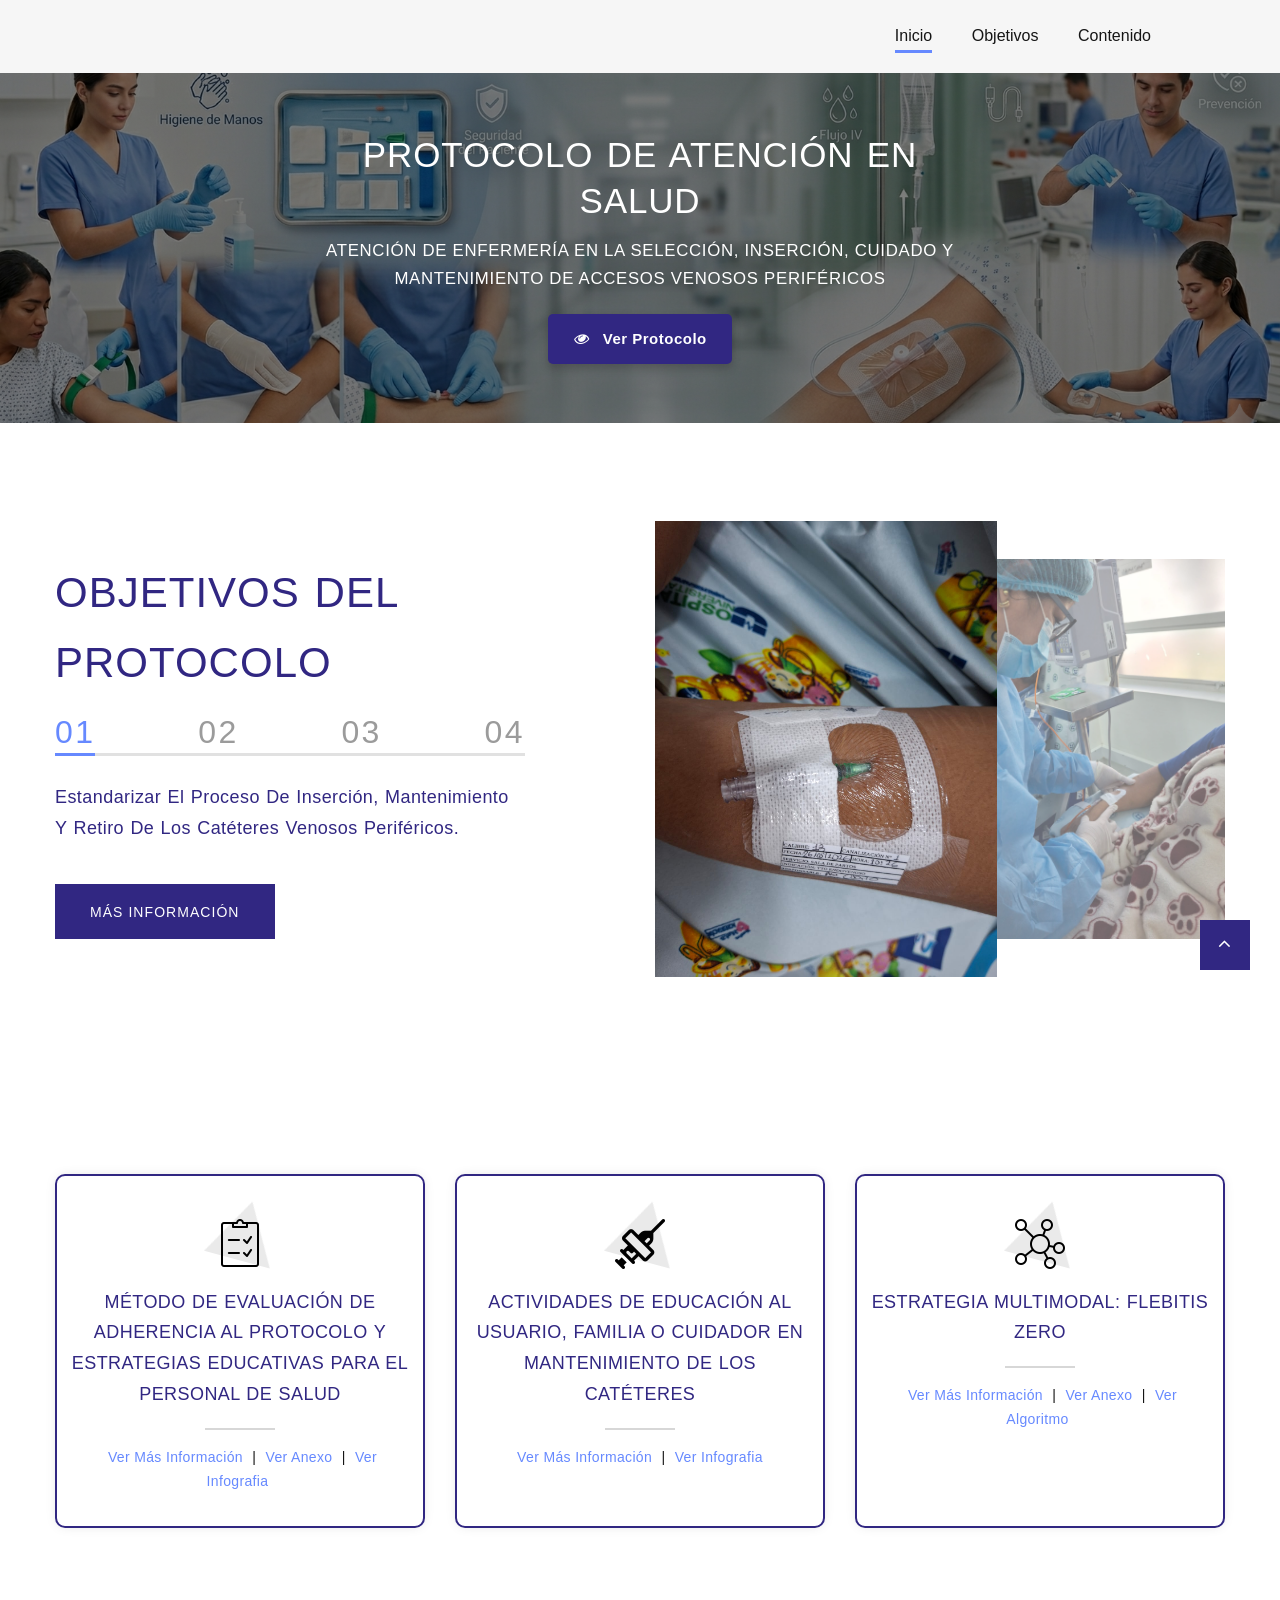
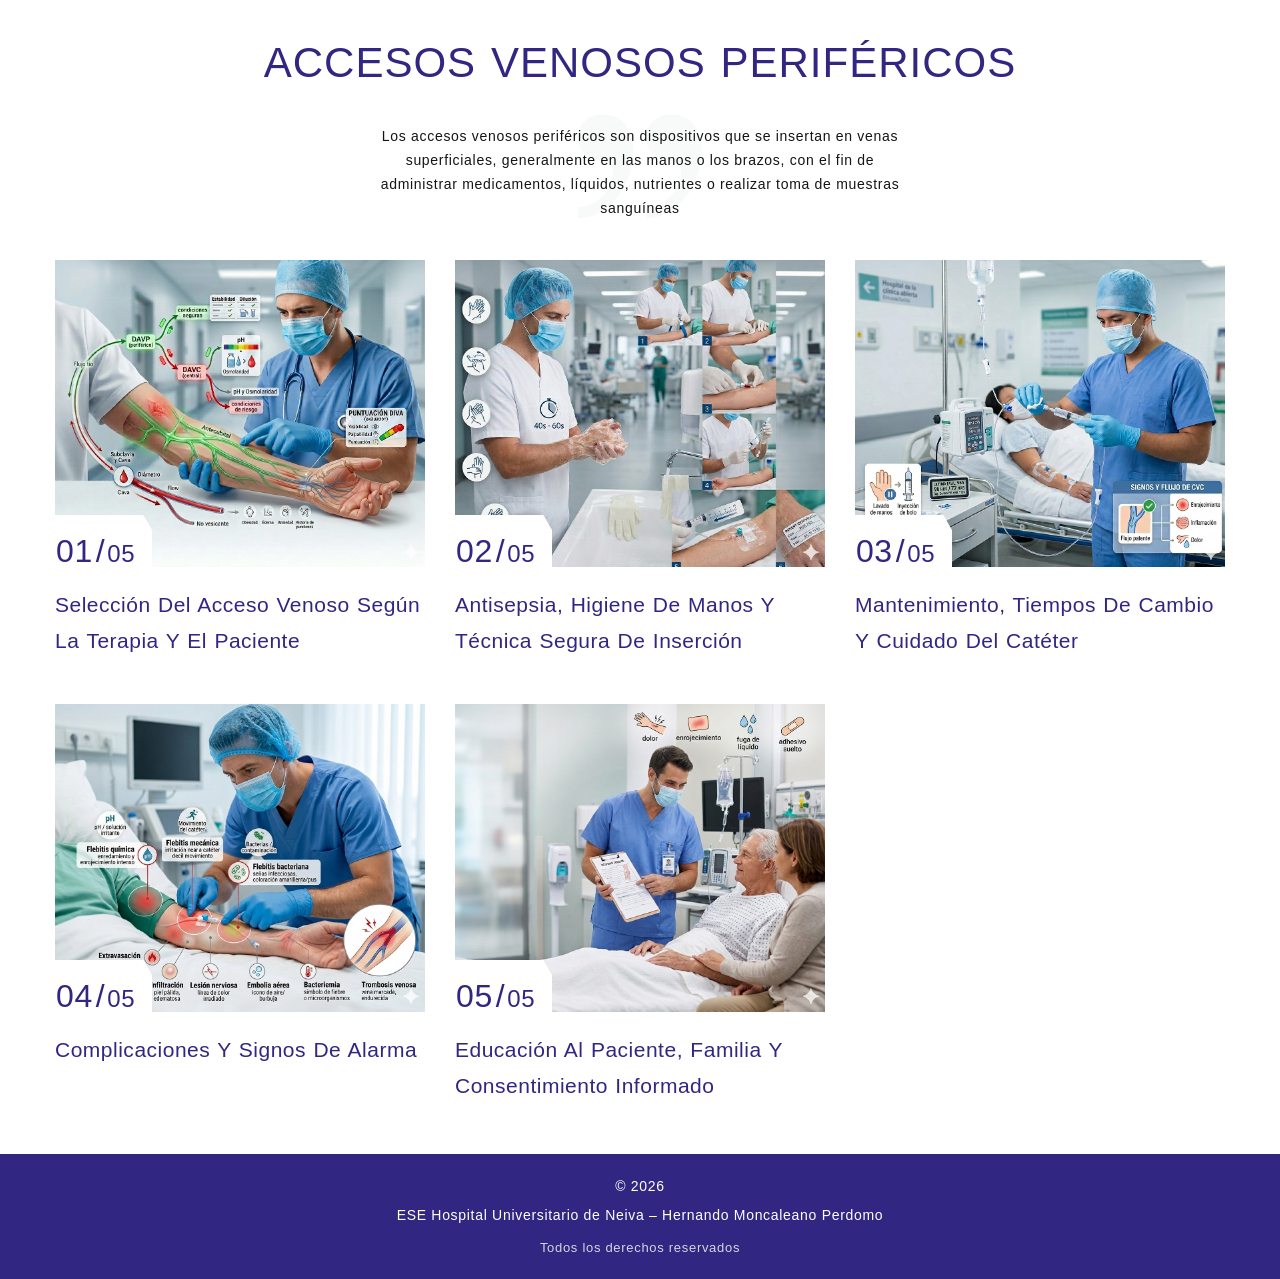
<file: index.html>
<!DOCTYPE html>
<html class="wide wow-animation" lang="en">
  <head>
    <title>Inicio</title>
    <meta name="format-detection" content="telephone=no">
    <meta name="viewport" content="width=device-width, height=device-height, initial-scale=1.0, maximum-scale=1.0, user-scalable=0">
    <meta http-equiv="X-UA-Compatible" content="IE=edge">
    <meta charset="utf-8">
    <link rel="stylesheet" href="css/bootstrap.css">
    <link rel="stylesheet" href="css/fonts.css">
    <link rel="stylesheet" href="css/style.css">
  </head>
  <body>
    <div class="page">
      <div id="home">

        <header class="section page-header">
          <!-- RD Navbar-->
          <div class="rd-navbar-wrap">
            <nav class="rd-navbar rd-navbar-classic" data-layout="rd-navbar-fixed" data-sm-layout="rd-navbar-fixed" data-md-layout="rd-navbar-fixed" data-md-device-layout="rd-navbar-fixed" data-lg-layout="rd-navbar-static" data-lg-device-layout="rd-navbar-fixed" data-xl-layout="rd-navbar-static" data-xl-device-layout="rd-navbar-static" data-xxl-layout="rd-navbar-static" data-xxl-device-layout="rd-navbar-static" data-lg-stick-up-offset="46px" data-xl-stick-up-offset="46px" data-xxl-stick-up-offset="46px" data-lg-stick-up="true" data-xl-stick-up="true" data-xxl-stick-up="true">
              <div class="rd-navbar-main-outer">
                <div class="rd-navbar-main">
                  <!-- RD Navbar Panel-->
                  <div class="rd-navbar-panel">
                    <!-- RD Navbar Toggle-->
                    <button class="rd-navbar-toggle" data-rd-navbar-toggle=".rd-navbar-nav-wrap"><span></span></button>
                    <!-- RD Navbar Brand-->
                    <!-- <div class="rd-navbar-brand"><a class="brand" href="index.html"><img src="images/logo-general.png" alt="" width="223" height="50"/></a></div> -->
                  </div>
                  <div class="rd-navbar-main-element">
                    <div class="rd-navbar-nav-wrap">
                      <ul class="rd-navbar-nav">
                        <li class="rd-nav-item active"><a class="rd-nav-link" href="#home">Inicio</a></li>
                        <li class="rd-nav-item"><a class="rd-nav-link" href="#objetivos">Objetivos</a></li>
                        <li class="rd-nav-item"><a class="rd-nav-link" href="#services">Contenido</a></li>
                      </ul>
                    </div>
                  </div>
                </div>
              </div>
            </nav>
          </div>
        </header>

        <section>
          <div class="banner">
            <div class="banner-content">
              <div class="container">
                <h1 data-caption-animate="fadeInLeft" data-caption-delay="0" style="color: white;">PROTOCOLO DE ATENCIÓN EN SALUD</h1>
                <p> ATENCIÓN DE ENFERMERÍA EN LA SELECCIÓN, INSERCIÓN, CUIDADO Y MANTENIMIENTO DE ACCESOS VENOSOS PERIFÉRICOS</p>
                 <!--  <a href="docs/protocolo_accesos_venosos_perifericos_v02_2025.pdf" data-lightgallery="item" class="btn-protocolo">
                    <i class="fa fa-eye"></i>&nbsp;&nbsp;Ver Protocolo 
                  </a> -->

                  <a data-lightgallery="item" data-src="docs/protocolo_accesos_venosos_perifericos_v02_2025.pdf" data-iframe="true" class="btn-protocolo">
                    <i class="fa fa-eye"></i>&nbsp;&nbsp; Ver Protocolo </a>
              </div>
            </div>
          </div>
        </section>
      </div>

      <!-- You dream — we embody-->
      <section class="section section-sm bg-default text-md-left" id="objetivos">
        <div class="container">
          <div class="row row-50 align-items-center justify-content-center justify-content-xl-between">
            <div class="col-lg-6 col-xl-5 wow fadeInLeft">
              <h2>OBJETIVOS DEL PROTOCOLO</h2>
              <!-- Bootstrap tabs-->
              <div class="tabs-custom tabs-horizontal tabs-line tabs-line-big text-center text-md-left" id="tabs-6">
                <!-- Nav tabs-->
                <ul class="nav nav-tabs">
                  <li class="nav-item" role="presentation"><a class="nav-link nav-link-big active" href="#tabs-6-1" data-toggle="tab">01</a></li>
                  <li class="nav-item" role="presentation"><a class="nav-link nav-link-big" href="#tabs-6-2" data-toggle="tab">02</a></li>
                  <li class="nav-item" role="presentation"><a class="nav-link nav-link-big" href="#tabs-6-3" data-toggle="tab">03</a></li>
                  <li class="nav-item" role="presentation"><a class="nav-link nav-link-big" href="#tabs-6-4" data-toggle="tab">04</a></li>
                </ul>
                <!-- Tab panes-->
                <div class="tab-content">
                  <div class="tab-pane fade show active" id="tabs-6-1">
                    <h5 class="font-weight-normal">Estandarizar el proceso de inserción, mantenimiento y retiro de los catéteres venosos periféricos. </h5>
                    <div class="group-sm group-middle"><a class="button button-secondary button-pipaluk" href="#news">Más Información</a></div>
                  </div>
                  <div class="tab-pane fade" id="tabs-6-2">
                    <h5 class="font-weight-normal">Describir el procedimiento de venopunción con el propósito de minimizar el riesgo de eventos adversos en la atención de enfermería. </h5>
                    <div class="group-sm group-middle"><a class="button button-secondary button-pipaluk" href="#news">Más Información</a></div>
                  </div>
                  <div class="tab-pane fade" id="tabs-6-3">
                    <h5 class="font-weight-normal">Garantizar la adherencia al protocolo institucional y prevenir complicaciones.</h5>
                    <div class="group-sm group-middle"><a class="button button-secondary button-pipaluk" href="#news">Más Información</a></div>
                  </div>
                  <div class="tab-pane fade" id="tabs-6-4">
                    <h5 class="font-weight-normal">Ofrecer atención de calidad con humanización en los servicios de salud.</h5>
                    <div class="group-sm group-middle"><a class="button button-secondary button-pipaluk" href="#news">Más Información</a></div>
                  </div>
                </div>
              </div>
            </div>
            <div class="col-lg-6 text-center wow fadeInUp" data-wow-delay=".1s">
              <div class="owl-carousel owl-style-1" data-items="2" data-stage-padding="0" data-loop="true" data-margin="0" data-mouse-drag="true" data-autoplay="true">
                <a class="box-device"><img src="images/intro04.jpeg" alt="" width="313" height="580"/></a>
                <a class="box-device"><img src="images/intro05.jpeg" alt="" width="313" height="580"/></a>
              </div>
            </div>
          </div>
        </div>
      </section>

      <!-- See all services-->
      <section class="section section-sm section-first bg-default text-center" id="services">
        <div class="container">
          <div class="row row-30 justify-content-center">

            <div class="col-12">
              <div class="row row-30">

                <div class="col-md-4 wow fadeInRight">
                  <article class="box-icon-modern box-icon-modern-2">
                    <div class="box-icon-modern-icon">
                      <img src="images/icon-evaluacion.png" style="width: 50px; height: auto;">
                    </div>
                    <h5 class="box-icon-modern-title">MÉTODO DE EVALUACIÓN DE ADHERENCIA AL PROTOCOLO Y ESTRATEGIAS EDUCATIVAS PARA EL PERSONAL DE SALUD</h5>
                    <div class="box-icon-modern-decor"></div>
                    <p class="box-icon-modern-text">
                      <a data-lightgallery="item" href="images/MetodoEvaluacion.jpeg" style="margin: 0 5px;">Ver Más Información</a>
                      <span>|</span>
                      <a data-lightgallery="item" href="images/infografia1.jpeg" data-lightgallery="item" style="margin: 0 5px;">Ver Anexo</a>
                      <span>|</span>
                      <a data-lightgallery="item" href="images/infografia2.jpeg" data-lightgallery="item" style="margin: 0 5px;">Ver Infografia</a>
                    </p>
                  </article>
                </div>
                <div class="col-md-4 wow fadeInRight">
                  <article class="box-icon-modern box-icon-modern-2">
                    <div class="box-icon-modern-icon">
                      <img src="images/icon-cateter.png" style="width: 50px; height: auto;">
                    </div>
                    <h5 class="box-icon-modern-title">ACTIVIDADES DE EDUCACIÓN AL USUARIO, FAMILIA O CUIDADOR EN MANTENIMIENTO DE LOS CATÉTERES</h5>
                    <div class="box-icon-modern-decor"></div>
                    <p class="box-icon-modern-text">
                      <a data-lightgallery="item" href="images/ActividadesEducacion.jpeg" data-lightgallery="item" style="margin: 0 5px;">Ver Más Información</a>
                      <span>|</span>
                      <a data-lightgallery="item" href="images/infografia3.png" data-lightgallery="item" style="margin: 0 5px;">Ver Infografia</a>
                    </p>
                  </article>
                </div>
                <div class="col-md-4 wow fadeInRight">
                  <article class="box-icon-modern box-icon-modern-2">
                    <div class="box-icon-modern-icon">
                      <img src="images/icon-estrategia.png" style="width: 50px; height: auto;">
                    </div>
                    <h5 class="box-icon-modern-title">ESTRATEGIA MULTIMODAL: FLEBITIS ZERO</h5>
                    <div class="box-icon-modern-decor"></div>
                    <p class="box-icon-modern-text" style="text-align: center;">
                      <a data-lightgallery="item" href="images/FlebitisZero.jpeg" data-lightgallery="item" style="margin: 0 5px;">Ver Más Información</a>
                      <span>|</span>
                      <a data-lightgallery="item" href="images/Anexo2.png" data-lightgallery="item" style="margin: 0 5px;">Ver Anexo</a>
                      <span>|</span>
                      <a data-lightgallery="item" href="images/Anexo3.jpeg" data-lightgallery="item" style="margin: 0 5px;">Ver Algoritmo</a>
                    </p>
                  </article>
                </div>

              </div>
            </div>

          </div>
        </div>
      </section>

      <!-- Latest blog posts-->
      <section class="section section-sm bg-default" id="news">
        <div class="container">
          <h2>ACCESOS VENOSOS PERIFÉRICOS</h2>
          <p class="quote-jean wow fadeInRight" data-wow-delay=".1s">Los accesos venosos periféricos son dispositivos que se insertan en venas superficiales, generalmente en las manos o los brazos, con el fin de administrar medicamentos, líquidos, nutrientes o realizar toma de muestras sanguíneas</p>
          <div class="row row-45">

            <div class="col-sm-6 col-lg-4 wow fadeInLeft">
              <!-- Post Modern-->
              <article class="post post-modern"><a href="index2.html"><div class="post-modern-figure"><img src="images/AccesoVenoso.png" alt="" width="370" height="307"/></a>
                  <div class="post-modern-time">
                    <time datetime="2019-07-04"><span class="post-modern-time-month">01</span><span class="post-modern-time-number">05</span></time>
                  </div></div>
                <h4 class="post-modern-title"> <a href="index2.html">Selección del acceso venoso según la terapia y el paciente</a></h4>
              </article>
            </div>

            <div class="col-sm-6 col-lg-4 wow fadeInLeft" data-wow-delay=".2s">
              <!-- Post Modern-->
              <article class="post post-modern"><a href="index3.html"><div class="post-modern-figure"><img src="images/Antisepsia.png" alt="" width="370" height="307"/></a>
                  <div class="post-modern-time">
                    <time datetime="2019-07-22"><span class="post-modern-time-month">02</span><span class="post-modern-time-number">05</span></time>
                  </div></div>
                <h4 class="post-modern-title"> <a href="index3.html">Antisepsia, higiene de manos y técnica segura de inserción</a></h4>
              </article>
            </div>

            <div class="col-sm-6 col-lg-4 wow fadeInLeft" data-wow-delay=".2s">
              <!-- Post Modern-->
              <article class="post post-modern"><a href="index4.html"><div class="post-modern-figure"><img src="images/Mantenimiento.png" alt="" width="370" height="307"/></a>
                  <div class="post-modern-time">
                    <time datetime="2019-07-22"><span class="post-modern-time-month">03</span><span class="post-modern-time-number">05</span></time>
                  </div></div>
                <h4 class="post-modern-title"> <a href="index4.html">Mantenimiento, tiempos de cambio y cuidado del catéter</a></h4>
              </article>
            </div>

            <div class="col-sm-6 col-lg-4 wow fadeInLeft" data-wow-delay=".2s">
              <!-- Post Modern-->
              <article class="post post-modern"><a href="index5.html"><div class="post-modern-figure"><img src="images/Complicaciones.png" alt="" width="370" height="307"/></a>
                  <div class="post-modern-time">
                    <time datetime="2019-07-22"><span class="post-modern-time-month">04</span><span class="post-modern-time-number">05</span></time>
                  </div></div>
                <h4 class="post-modern-title"><a href="index5.html">Complicaciones y signos de alarma</a></h4>
              </article>
            </div>

            <div class="col-sm-6 col-lg-4 wow fadeInLeft" data-wow-delay=".2s">
              <!-- Post Modern-->
              <article class="post post-modern"><a href="index6.html"><div class="post-modern-figure"><img src="images/Educacion.png" alt="" width="370" height="307"/></a>
                  <div class="post-modern-time">
                    <time datetime="2019-07-22"><span class="post-modern-time-month">05</span><span class="post-modern-time-number">05</span></time>
                  </div></div>
                <h4 class="post-modern-title"><a href="index6.html">Educación al paciente, familia y consentimiento informado</h4></a>
              </article>
            </div>
          </div>
        </div>
      </section>

      <footer class="footer">
        <div class="footer-content">
          <!-- <img src="images/logo-general.png" alt="Logo" class="footer-logo"> -->
          <div class="footer-text">
            <span>&copy; <span class="copyright-year"></span></span>
            <span>ESE Hospital Universitario de Neiva – Hernando Moncaleano Perdomo</span>
          </div>
          <div class="footer-rights">
            <span>Todos los derechos reservados</span><br>
          </div>
        </div>
      </footer>

    </div>
    <!-- Global Mailform Output-->
    <div class="snackbars" id="form-output-global"></div>
    <!-- Javascript-->
    <script src="js/core.min.js"></script>
    <script src="js/script.js"></script>
    <!-- coded by Himic-->
  </body>
</html>
</file>
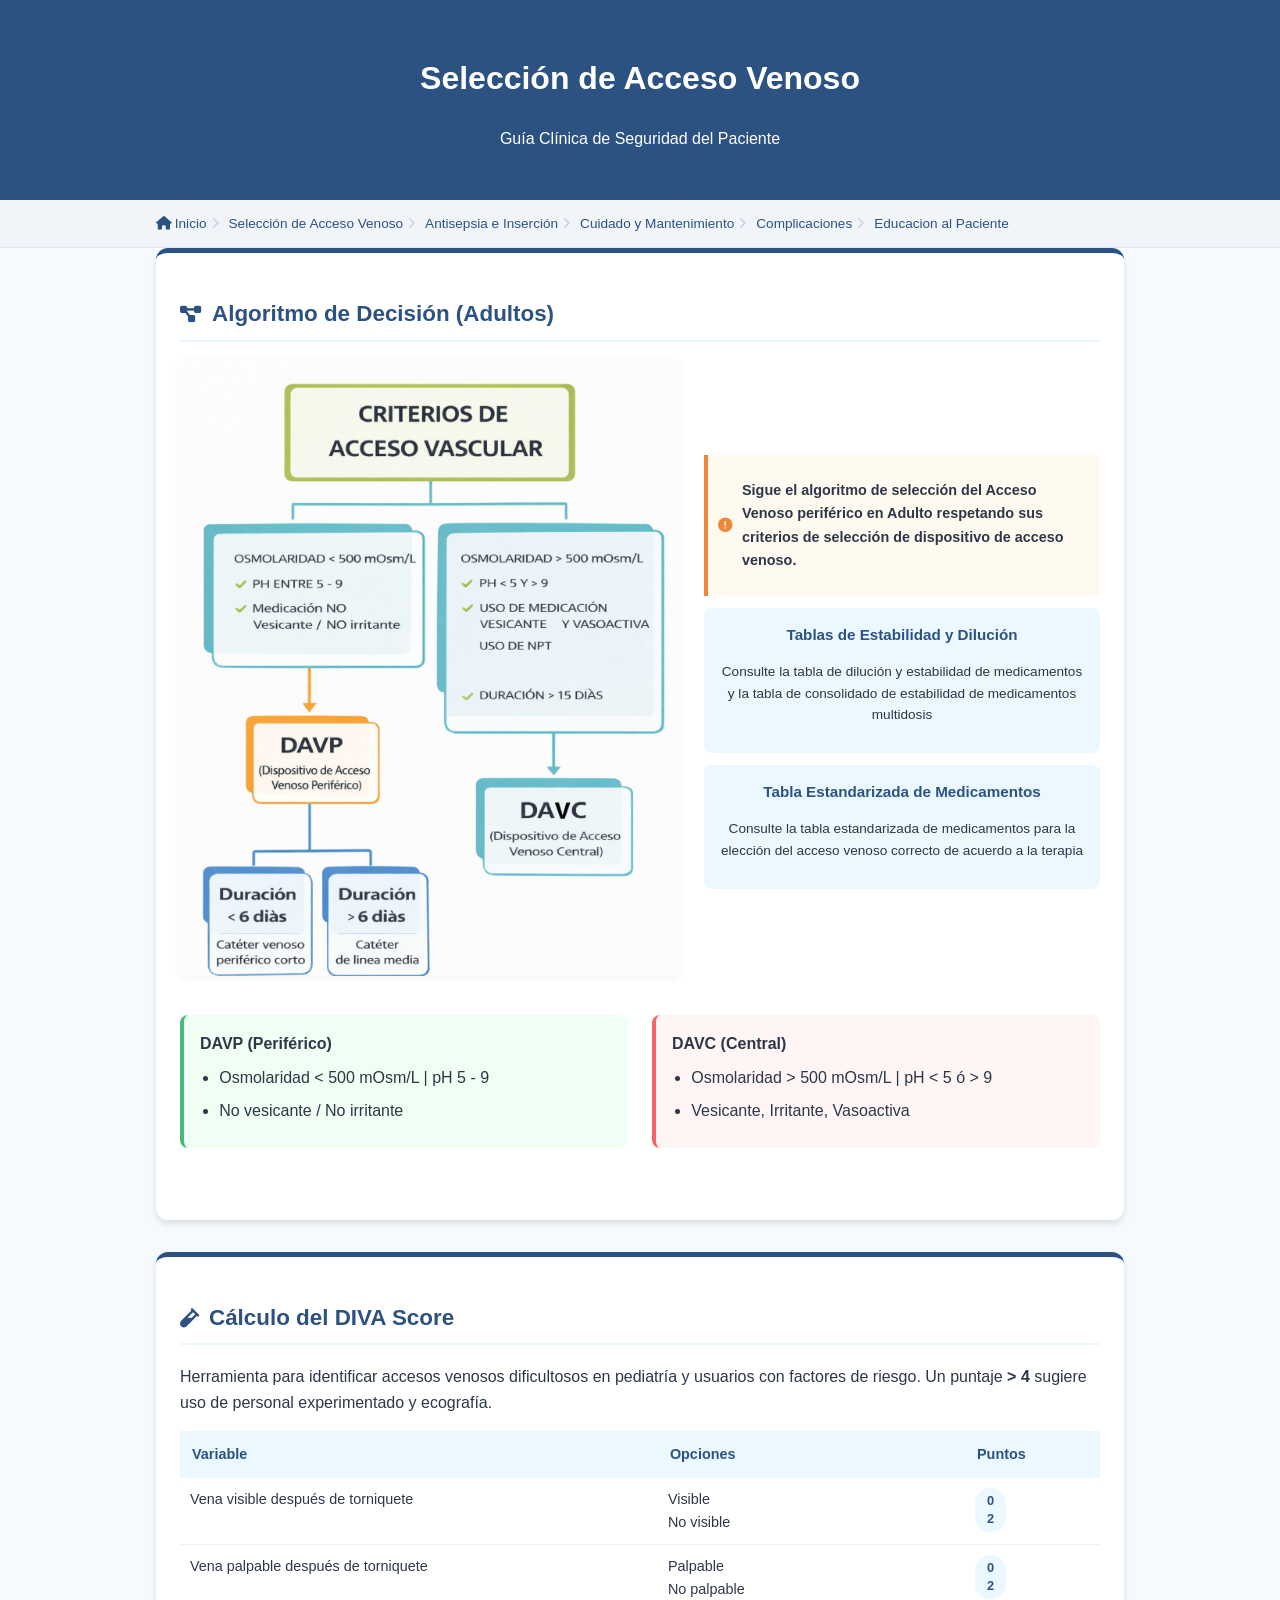
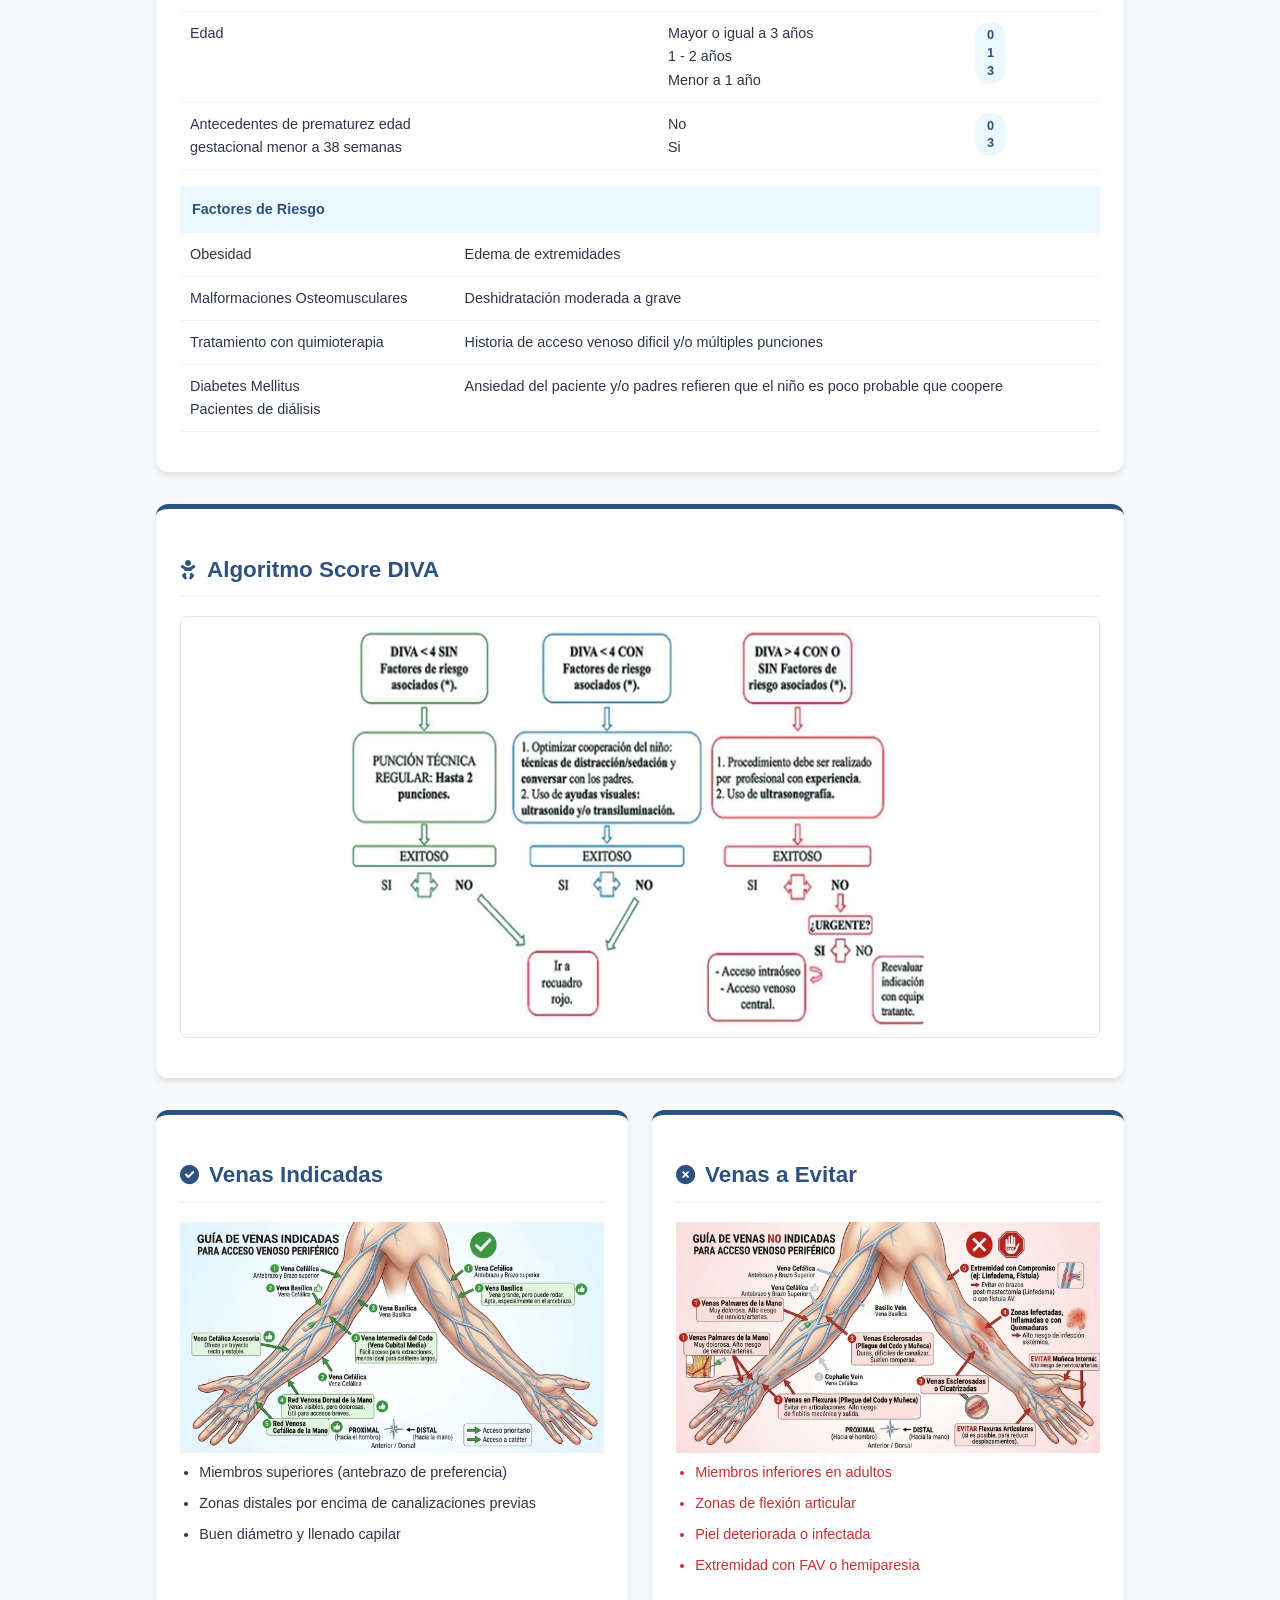
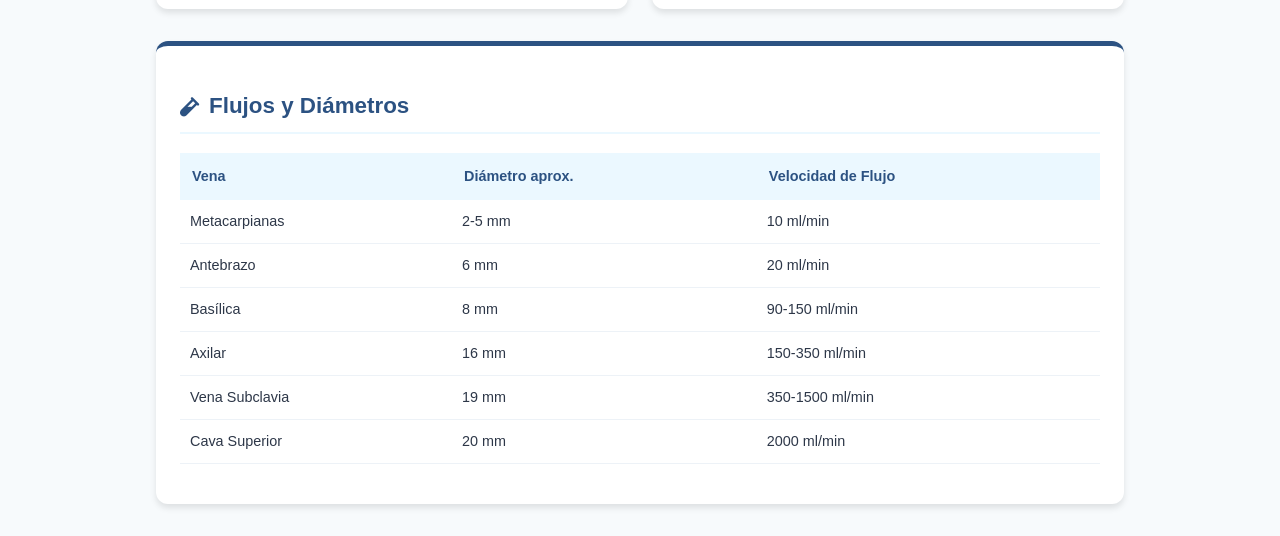
<file: index2.html>
<!DOCTYPE html>
<html lang="es">
<head>
  <meta charset="UTF-8">
  <meta name="viewport" content="width=device-width, initial-scale=1.0">
  <title>Protocolo de Acceso Vascular</title>
  <link href="https://cdnjs.cloudflare.com/ajax/libs/font-awesome/6.0.0/css/all.min.css" rel="stylesheet">
  <link rel="stylesheet" href="css/style2.css">
</head>
<body>
  <header>
    <h1>Selección de Acceso Venoso</h1>
    <p>Guía Clínica de Seguridad del Paciente</p>
  </header>

  <nav class="breadcrumb-container">
    <div class="container">
      <ul class="breadcrumbs">
        <li class="breadcrumb-item">
          <a href="index.html"><i class="fas fa-home"></i> Inicio</a>
        </li>
        <li class="breadcrumb-item active"><a href="index2.html">Selección de Acceso Venoso</a></li>
        <li class="breadcrumb-item"><a href="index3.html">Antisepsia e Inserción</a></li>
        <li class="breadcrumb-item"><a href="index4.html">Cuidado y Mantenimiento</a></li>
        <li class="breadcrumb-item"><a href="index5.html">Complicaciones</a></li>
        <li class="breadcrumb-item"><a href="index6.html">Educacion al Paciente</a></li>
      </ul>
    </div>
  </nav>

  <div class="container">

    <section class="card" style="margin-bottom: 2rem;">
      <h2><i class="fas fa-project-diagram"></i> Algoritmo de Decisión (Adultos)</h2>

      <div class="split-container">
        <div class="split-image-large">
          <img src="images/index2/AccesoVenosoPerifericoAdulto.jpeg" alt="Algoritmo de criterios de acceso vascular">
        </div>

        <div class="split-content-compact">
          <div class="priority-box">
            <i class="fas fa-exclamation-circle"></i>
            <p>Sigue el algoritmo de selección del Acceso Venoso periférico en Adulto respetando sus criterios de selección de dispositivo de acceso venoso. </p>
          </div>

          <div class="table-link-box">
            <strong>Tablas de Estabilidad y Dilución</strong>
            <p>Consulte la tabla de dilución y estabilidad de medicamentos y la tabla de consolidado de estabilidad de medicamentos multidosis</p>
          </div>

          <div class="table-link-box">
            <strong>Tabla Estandarizada de Medicamentos</strong>
            <p>Consulte la tabla estandarizada de medicamentos para la elección del acceso venoso correcto de acuerdo a la terapia</p>
          </div>
        </div>
      </div>

      <div class="grid">
          <div class="status-box success">
              <strong>DAVP (Periférico)</strong>
              <ul>
                <li>Osmolaridad < 500 mOsm/L | pH 5 - 9</li>
                <li>No vesicante / No irritante</li>
              </ul>
          </div>
          <div class="status-box danger">
              <strong>DAVC (Central)</strong>
              <ul>
                <li>Osmolaridad > 500 mOsm/L | pH < 5 ó > 9</li>
                <li>Vesicante, Irritante, Vasoactiva</li>
              </ul>
          </div>
      </div>
    </section>

    <section class="card" style="margin-top: 2rem;">
      <h2><i class="fas fa-vial"></i> Cálculo del DIVA Score</h2>
      <p>Herramienta para identificar accesos venosos dificultosos en pediatría y usuarios con factores de riesgo. Un puntaje <strong>> 4</strong> sugiere uso de personal experimentado y ecografía.</p>
      <table>
        <thead>
          <tr>
            <th>Variable</th>
            <th>Opciones</th>
            <th>Puntos</th>
          </tr>
        </thead>
        <tbody>
            <tr>
              <td>Vena visible después de torniquete</td>
              <td>Visible <br> No visible</td>
              <td><span class="badge">0 <br> 2</span></td>
            </tr>
            <tr>
              <td>Vena palpable después de torniquete</td>
              <td>Palpable <br> No palpable</td>
              <td><span class="badge">0 <br> 2</span></td>
            </tr>
            <tr>
              <td>Edad</td>
              <td> Mayor o igual a 3 años <br> 1 - 2 años <br> Menor a 1 año</td>
              <td><span class="badge">0 <br> 1 <br> 3</span></td>
            </tr>
            <tr>
              <td>Antecedentes de prematurez edad <br> gestacional menor a 38 semanas</td>
              <td>No <br> Si</td>
              <td><span class="badge">0 <br> 3</span></td>
            </tr>
        </tbody>
      </table>

      <table>
        <thead>
          <tr>
            <th>Factores de Riesgo</th>
            <th></th>
          </tr>
        </thead>
        <tbody>
          <tr>
            <td>Obesidad</td>
            <td>Edema de extremidades</td>
          </tr>
          <tr>
            <td>Malformaciones Osteomusculares</td>
            <td>Deshidratación moderada a grave</td>
          </tr>
          <tr>
            <td>Tratamiento con quimioterapia</td>
            <td>Historia de acceso venoso dificil y/o múltiples punciones</td>
          </tr>

          <tr>
            <td>Diabetes Mellitus <br> Pacientes de diálisis</td>
            <td>Ansiedad del paciente y/o padres refieren que el niño es poco probable que coopere</td>
          </tr>
        </tbody>
      </table>
    </section>

    <section class="card" style="margin-top: 2rem;">
      <h2><i class="fas fa-baby"></i> Algoritmo Score DIVA </h2>
      <div class="image-container">
        <img src="images/index2/AccesoVenosoPediatria.png" alt="Algoritmo DIVA pediátrico">
      </div>
    </section>

    <div class="grid" style="margin-top: 2rem;">
      <section class="card">
        <h2><i class="fas fa-check-circle"></i> Venas Indicadas</h2>
        <div class="image-container-venas">
          <img src="images/index2/VenasIndicadas.png" alt="Mapa de venas del brazo">
        </div>
        <ul style="font-size: 0.9rem;">
          <li>Miembros superiores (antebrazo de preferencia)</li>
          <li>Zonas distales por encima de canalizaciones previas</li>
          <li>Buen diámetro y llenado capilar</li>
        </ul>
      </section>

      <section class="card">
        <h2><i class="fas fa-times-circle"></i> Venas a Evitar</h2>
        <div class="image-container-venas">
          <img src="images/index2/VenasNoIndicadas.png" alt="Mapa de venas del brazo">
        </div>
        <ul style="font-size: 0.9rem; color: #c53030;">
          <li>Miembros inferiores en adultos</li>
          <li>Zonas de flexión articular</li>
          <li>Piel deteriorada o infectada</li>
          <li>Extremidad con FAV o hemiparesia</li>
        </ul>
      </section>
    </div>

    <section class="card" style="margin-top: 2rem; margin-bottom: 2rem;">
      <h2><i class="fas fa-vial"></i> Flujos y Diámetros</h2>
      <table>
        <thead>
          <tr>
            <th>Vena</th>
            <th>Diámetro aprox.</th>
            <th>Velocidad de Flujo</th>
          </tr>
        </thead>
        <tbody>
            <tr><td>Metacarpianas</td><td>2-5 mm</td><td>10 ml/min</td></tr>
            <tr><td>Antebrazo</td><td>6 mm</td><td>20 ml/min</td></tr>
            <tr><td>Basílica</td><td>8 mm</td><td>90-150 ml/min</td></tr>
            <tr><td>Axilar</td><td>16 mm</td><td>150-350 ml/min</td></tr>
            <tr><td>Vena Subclavia</td><td>19 mm</td><td>350-1500 ml/min</td></tr>
            <tr><td>Cava Superior</td><td>20 mm</td><td>2000 ml/min</td></tr>
        </tbody>
      </table>
    </section>

  </div>
</body>
</html>
</file>
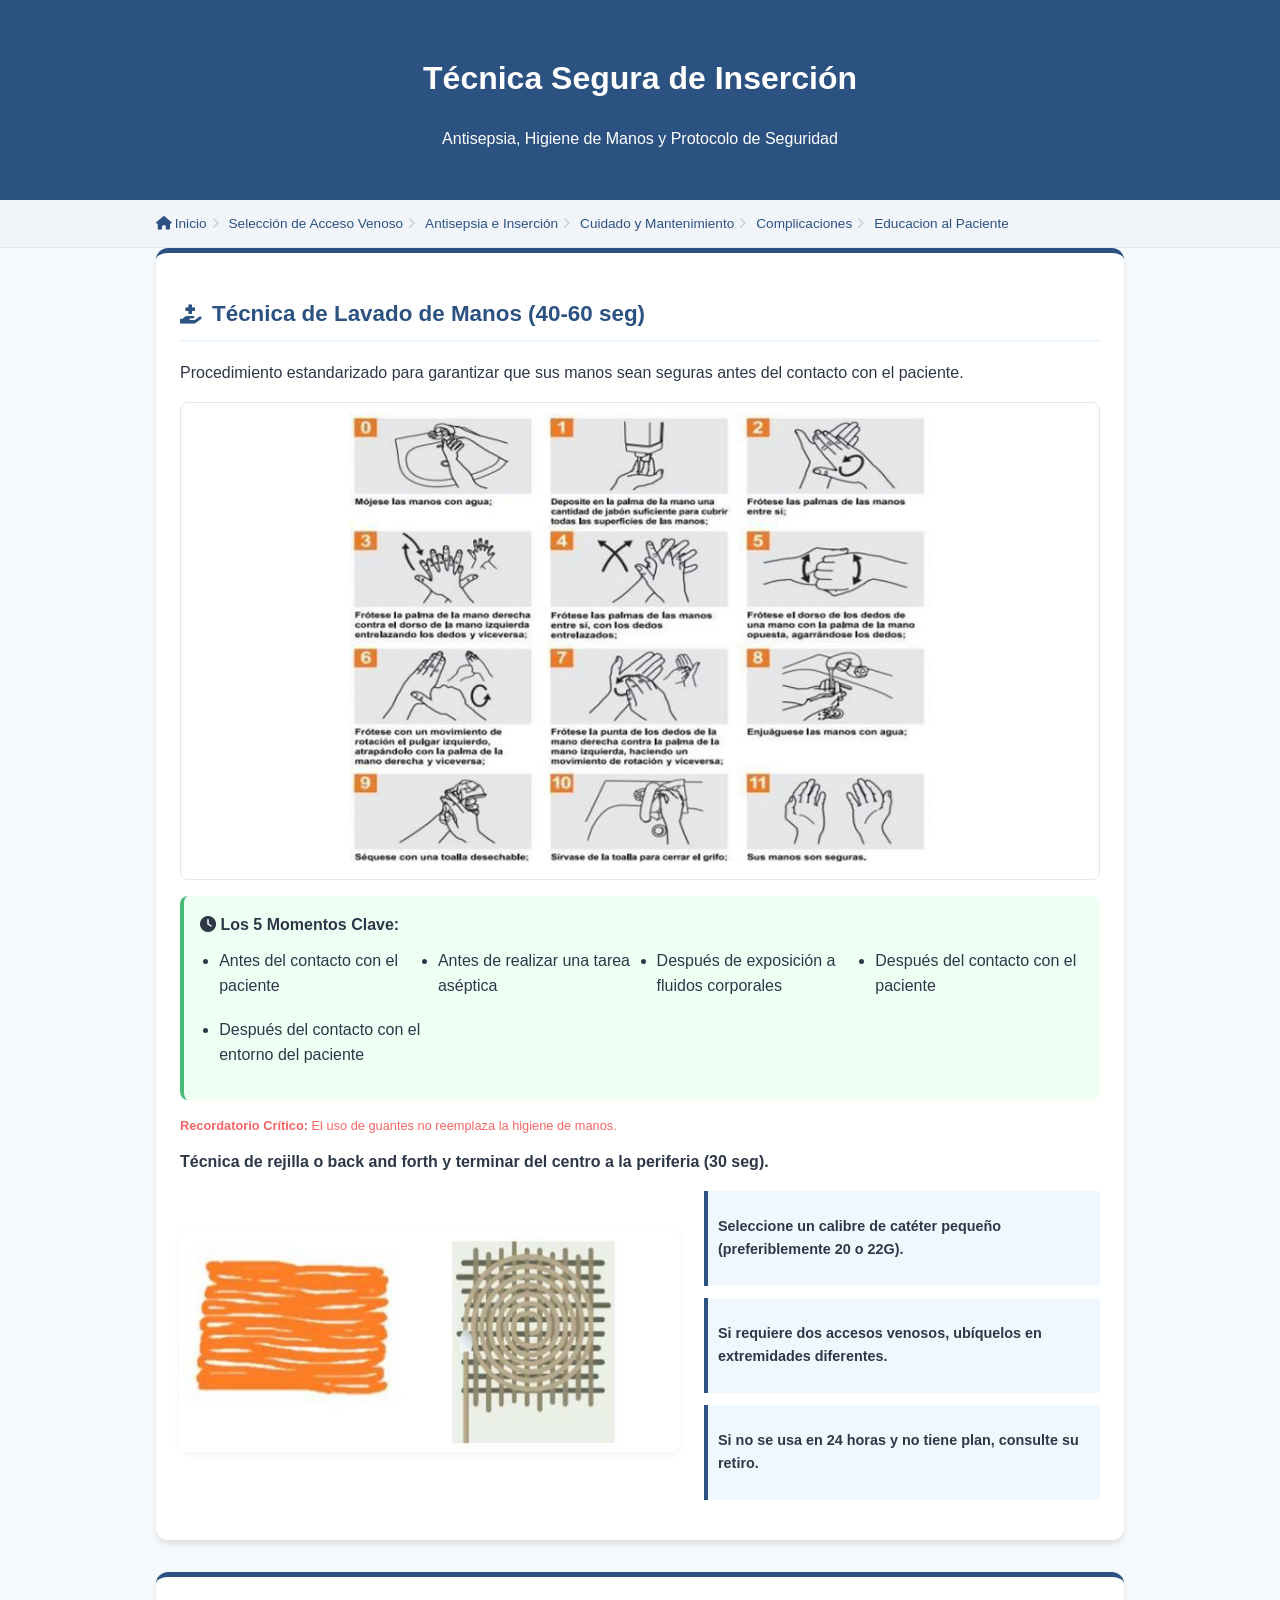
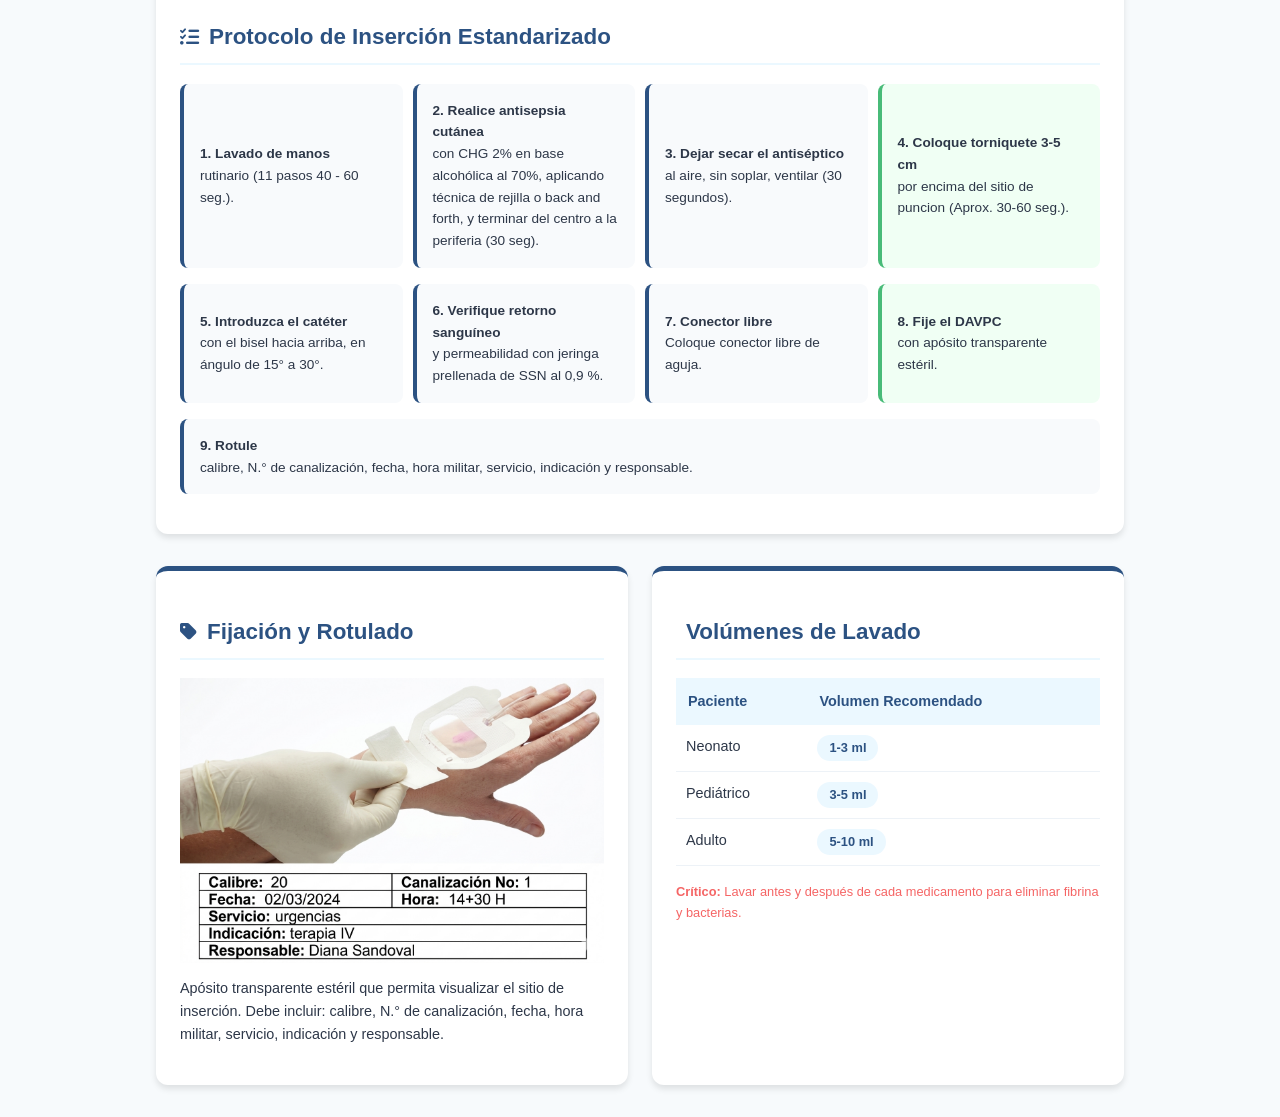
<file: index3.html>
<!DOCTYPE html>
<html lang="es">
<head>
  <meta charset="UTF-8">
  <meta name="viewport" content="width=device-width, initial-scale=1.0">
  <title>Técnica de Inserción y Antisepsia</title>
  <link href="https://cdnjs.cloudflare.com/ajax/libs/font-awesome/6.0.0/css/all.min.css" rel="stylesheet">
  <link rel="stylesheet" href="css/style2.css">
</head>
<body>
  <header>
    <h1>Técnica Segura de Inserción</h1>
    <p>Antisepsia, Higiene de Manos y Protocolo de Seguridad</p>
  </header>

  <nav class="breadcrumb-container">
    <div class="container">
      <ul class="breadcrumbs">
        <li class="breadcrumb-item">
          <a href="index.html"><i class="fas fa-home"></i> Inicio</a>
        </li>
        <li class="breadcrumb-item"><a href="index2.html">Selección de Acceso Venoso</a></li>
        <li class="breadcrumb-item active"><a href="index3.html">Antisepsia e Inserción</a></li>
        <li class="breadcrumb-item"><a href="index4.html">Cuidado y Mantenimiento</a></li>
        <li class="breadcrumb-item"><a href="index5.html">Complicaciones</a></li>
        <li class="breadcrumb-item"><a href="index6.html">Educacion al Paciente</a></li>
      </ul>
    </div>
  </nav>

  <div class="container">
    <section class="card" style="margin-bottom: 2rem;">
      <h2><i class="fas fa-hand-holding-medical"></i> Técnica de Lavado de Manos (40-60 seg)</h2>
      <p>Procedimiento estandarizado para garantizar que sus manos sean seguras antes del contacto con el paciente.</p>
      
      <div class="image-container">
        <img src="images/index2/TecnicaLavadoManos.png" alt="Pasos para el lavado de manos">
      </div>

      <div class="status-box success">
        <strong><i class="fas fa-clock"></i> Los 5 Momentos Clave:</strong>
        <ul style="display: grid; grid-template-columns: repeat(auto-fit, minmax(200px, 1fr)); gap: 10px; margin-top: 10px;">
          <li>Antes del contacto con el paciente</li>
          <li>Antes de realizar una tarea aséptica</li>
          <li>Después de exposición a fluidos corporales</li>
          <li>Después del contacto con el paciente</li>
          <li>Después del contacto con el entorno del paciente</li>
        </ul>
      </div>
      <p style="font-size: 0.8rem; color: var(--accent-red);"><strong>Recordatorio Crítico:</strong> El uso de guantes no reemplaza la higiene de manos.</p>

      <strong>Técnica de rejilla o back and forth y terminar del centro a la periferia (30 seg).</strong>
      <div class="split-container">
        <div class="split-image-large">
          <img src="images/index2/TecnicaFriccionRejilla.png" alt="Técnica de fricción back and forth">
        </div>

        <div class="split-content-compact">
          <div class="priority-box" style="border-left-color: var(--primary-blue); background-color: #f0f7ff;">
            <p>Seleccione un calibre de catéter pequeño (preferiblemente <strong>20 o 22G</strong>).</p>
          </div>
          <div class="priority-box" style="border-left-color: var(--primary-blue); background-color: #f0f7ff;">
            <p>Si requiere dos accesos venosos, ubíquelos en <strong>extremidades diferentes</strong>.</p>
          </div>
          <div class="priority-box" style="border-left-color: var(--primary-blue); background-color: #f0f7ff;">
            <p>Si no se usa en <strong>24 horas</strong> y no tiene plan, consulte su retiro.</p>
          </div>
        </div>
      </div>
    </section>

    <section class="card" style="margin-bottom: 2rem;">
      <h2><i class="fas fa-list-check"></i> Protocolo de Inserción Estandarizado</h2>
      <div class="step-grid">
        <div class="status-box" style="border-left: 4px solid var(--primary-blue); background: #f8fafc;">
          <strong>1. Lavado de manos</strong> rutinario (11 pasos 40 - 60 seg.).
        </div>
        <div class="status-box" style="border-left: 4px solid var(--primary-blue); background: #f8fafc;">
          <strong>2. Realice antisepsia cutánea</strong> con CHG 2% en base alcohólica al 70%, aplicando técnica de rejilla o back and forth, y terminar del centro a la periferia (30 seg).
        </div>
        <div class="status-box" style="border-left: 4px solid var(--primary-blue); background: #f8fafc;">
          <strong>3. Dejar secar el antiséptico</strong> al aire, sin soplar, ventilar (30 segundos).
        </div>
        <div class="status-box" style="border-left: 4px solid var(--accent-green); background: #f0fff4;">
          <strong>4. Coloque torniquete 3-5 cm</strong>  por encima del sitio de puncion (Aprox. 30-60 seg.).
        </div>
      </div>
      <div class="step-grid">
        <div class="status-box" style="border-left: 4px solid var(--primary-blue); background: #f8fafc;">
          <strong>5. Introduzca el catéter</strong> con el bisel hacia arriba, en ángulo de 15° a 30°.
        </div>
        <div class="status-box" style="border-left: 4px solid var(--primary-blue); background: #f8fafc;">
          <strong>6. Verifique retorno sanguíneo</strong>  y permeabilidad con jeringa prellenada de SSN al 0,9 %.
        </div>
        <div class="status-box" style="border-left: 4px solid var(--primary-blue); background: #f8fafc;">
          <strong>7. Conector libre</strong> Coloque conector libre de aguja.
        </div>
        <div class="status-box" style="border-left: 4px solid var(--accent-green); background: #f0fff4;">
          <strong>8. Fije el DAVPC</strong> con apósito transparente estéril.
        </div>
      </div>
      <div class="step-grid">
        <div class="status-box" style="border-left: 4px solid var(--primary-blue); background: #f8fafc;">
          <strong>9. Rotule</strong> calibre, N.° de canalización, fecha, hora militar, servicio, indicación y responsable.
        </div>
      </div>
    </section>

    <div class="grid">
      <section class="card">
        <h2><i class="fas fa-tag"></i> Fijación y Rotulado</h2>
        <div class="image-container-venas">
          <img src="images/index2/Rotulo.png" alt="Ejemplo de rotulación correcta">
        </div>
        <p style="font-size: 0.9rem;">Apósito transparente estéril que permita visualizar el sitio de inserción. Debe incluir: calibre, N.° de canalización, fecha, hora militar, servicio, indicación y responsable.</p>
      </section>

      <section class="card">
        <h2><i class="fas fa-Syringe"></i> Volúmenes de Lavado</h2>
        <table>
          <thead>
            <tr>
              <th>Paciente</th>
              <th>Volumen Recomendado</th>
            </tr>
          </thead>
          <tbody>
            <tr><td>Neonato</td><td><span class="badge">1-3 ml</span></td></tr>
            <tr><td>Pediátrico</td><td><span class="badge">3-5 ml</span></td></tr>
            <tr><td>Adulto</td><td><span class="badge">5-10 ml</span></td></tr>
          </tbody>
        </table>
        <p style="font-size: 0.8rem; color: var(--accent-red);"><strong>Crítico:</strong> Lavar antes y después de cada medicamento para eliminar fibrina y bacterias.</p>
      </section>
    </div>
  </div>
</body>
</html>
</file>
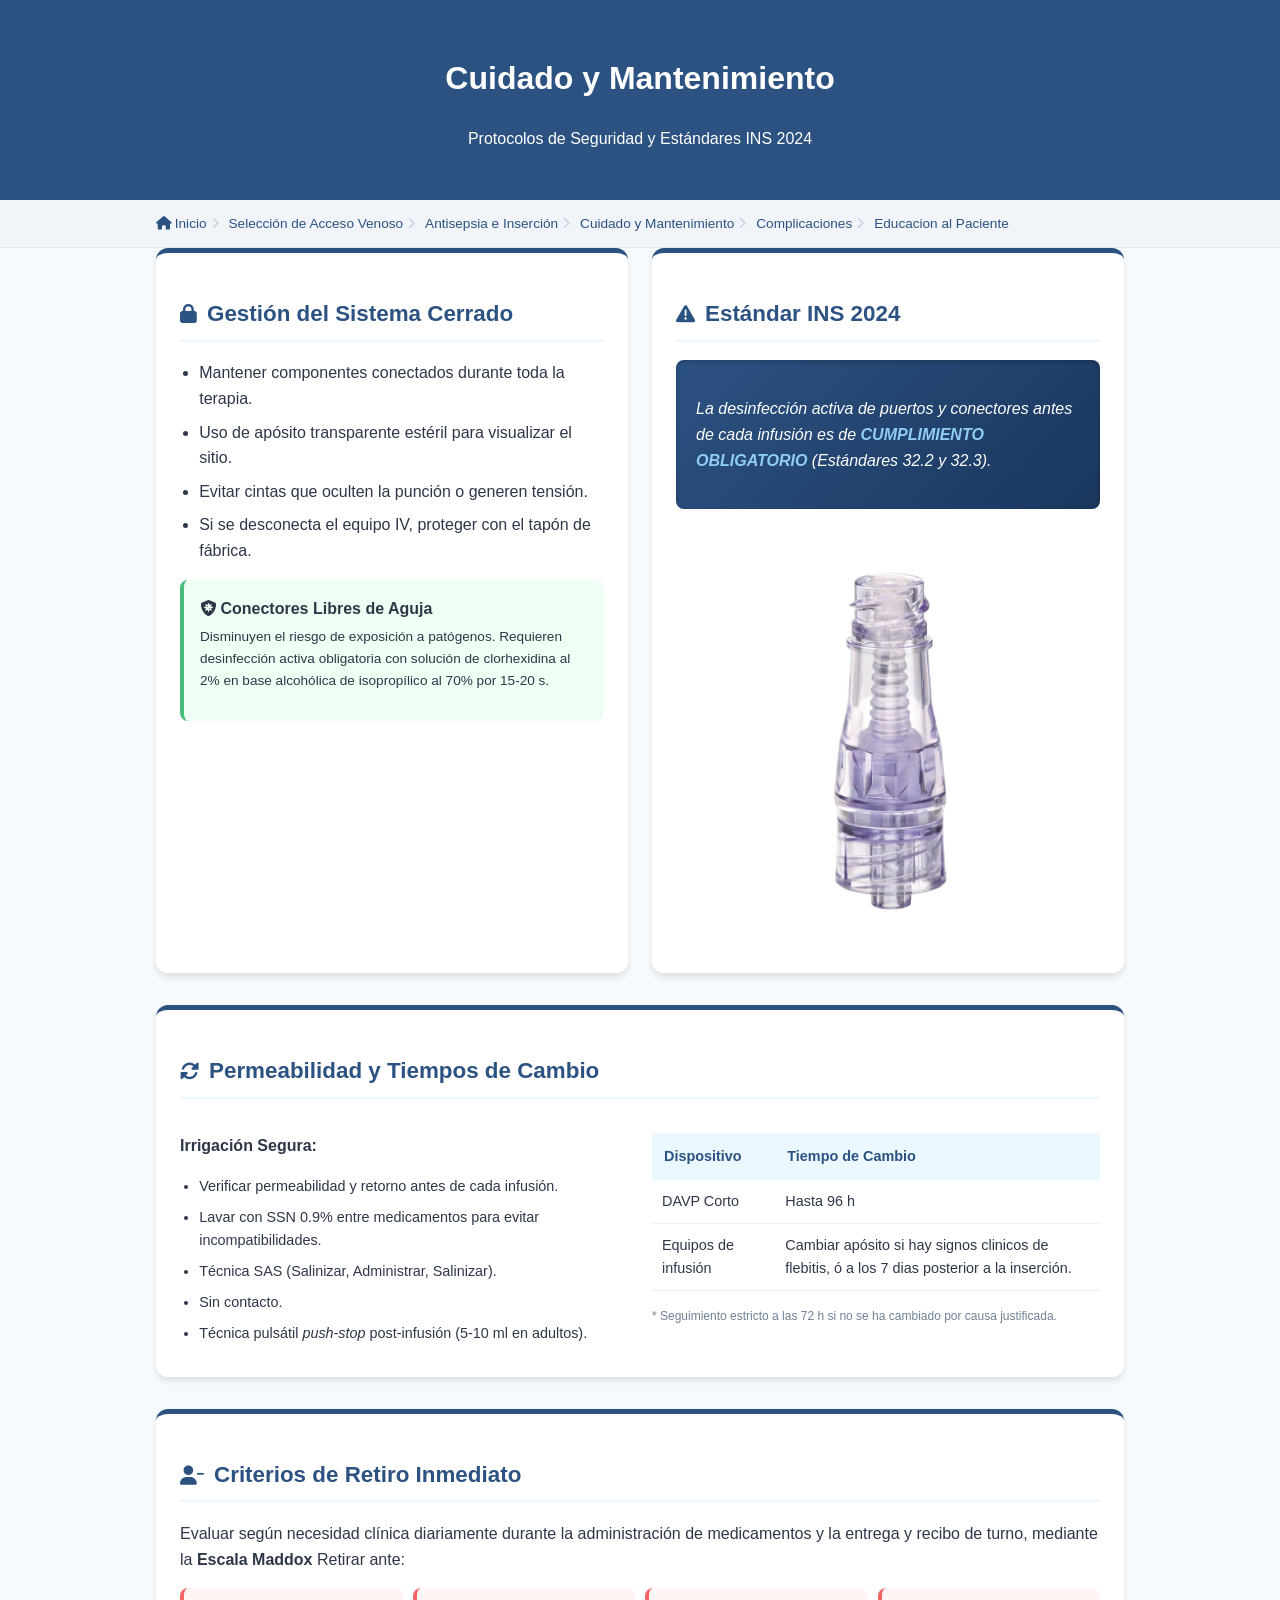
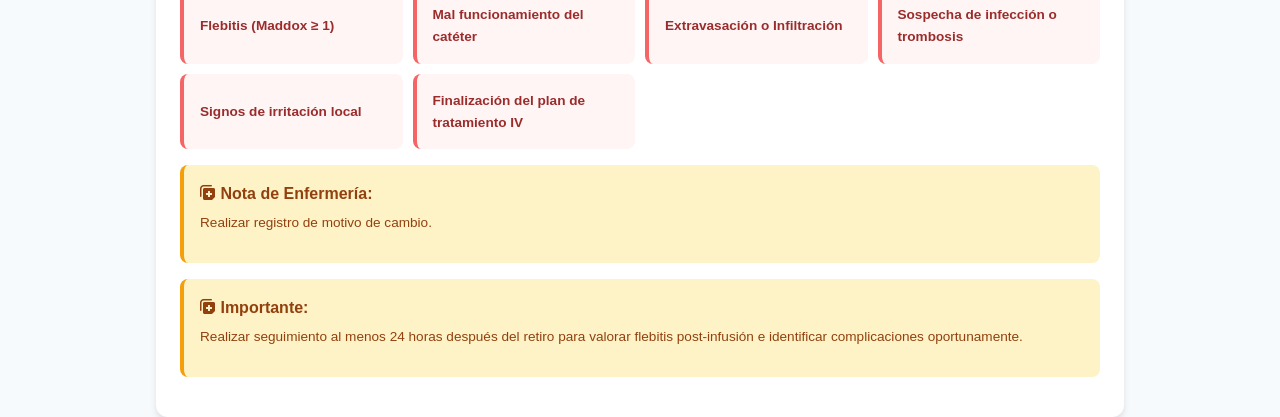
<file: index4.html>
<!DOCTYPE html>
<html lang="es">
<head>
  <meta charset="UTF-8">
  <meta name="viewport" content="width=device-width, initial-scale=1.0">
  <title>Cuidado y Mantenimiento del Catéter</title>
  <link href="https://cdnjs.cloudflare.com/ajax/libs/font-awesome/6.0.0/css/all.min.css" rel="stylesheet">
  <link rel="stylesheet" href="css/style2.css">
</head>
<body>
  <header>
    <h1>Cuidado y Mantenimiento</h1>
    <p>Protocolos de Seguridad y Estándares INS 2024</p>
  </header>

  <nav class="breadcrumb-container">
    <div class="container">
      <ul class="breadcrumbs">
        <li class="breadcrumb-item">
          <a href="index.html"><i class="fas fa-home"></i> Inicio</a>
        </li>
        <li class="breadcrumb-item"><a href="index2.html">Selección de Acceso Venoso</a></li>
        <li class="breadcrumb-item"><a href="index3.html">Antisepsia e Inserción</a></li>
        <li class="breadcrumb-item active"><a href="index4.html">Cuidado y Mantenimiento</a></li>
        <li class="breadcrumb-item"><a href="index5.html">Complicaciones</a></li>
        <li class="breadcrumb-item"><a href="index6.html">Educacion al Paciente</a></li>
      </ul>
    </div>
  </nav>

  <div class="container">
    <div class="grid">
      <section class="card">
        <h2><i class="fas fa-lock"></i> Gestión del Sistema Cerrado</h2>
        <ul>
          <li>Mantener componentes conectados durante toda la terapia.</li>
          <li>Uso de apósito transparente estéril para visualizar el sitio.</li>
          <li>Evitar cintas que oculten la punción o generen tensión.</li>
          <li>Si se desconecta el equipo IV, proteger con el tapón de fábrica.</li>
        </ul>
        <div class="status-box success" style="margin-top: 1rem;">
          <strong><i class="fas fa-shield-virus"></i> Conectores Libres de Aguja</strong>
          <p style="font-size: 0.85rem; margin-top: 5px;">Disminuyen el riesgo de exposición a patógenos. Requieren desinfección activa obligatoria con solución de clorhexidina al 2% en base alcohólica de isopropílico al 70% por 15-20 s.</p>
        </div>
      </section>

      <section class="card">
        <h2><i class="fas fa-exclamation-triangle"></i> Estándar INS 2024</h2>
        <div class="ins-highlight">
          <p>La desinfección activa de puertos y conectores antes de cada infusión es de <strong>cumplimiento obligatorio</strong> (Estándares 32.2 y 32.3).</p>
        </div>
        <div class="image-container-venas">
            <img src="images/index2/ConectorLibreAguja.jpg" alt="Conector libre de aguja">
        </div>
      </section>
    </div>

    <section class="card" style="margin-bottom: 2rem;">
      <h2><i class="fas fa-sync-alt"></i> Permeabilidad y Tiempos de Cambio</h2>
      <div class="grid" style="grid-template-columns: repeat(auto-fit, minmax(250px, 1fr)); margin-bottom: 0;">
        <div>
          <p><strong>Irrigación Segura:</strong></p>
          <ul style="font-size: 0.9rem;">
            <li>Verificar permeabilidad y retorno antes de cada infusión.</li>
            <li>Lavar con SSN 0.9% entre medicamentos para evitar incompatibilidades.</li>
            <li>Técnica SAS (Salinizar, Administrar, Salinizar).</li>
            <li>Sin contacto.</li>
            <li>Técnica pulsátil <em>push-stop</em> post-infusión (5-10 ml en adultos).</li>
          </ul>
        </div>
        <div class="table-responsive">
          <table>
            <thead>
              <tr>
                <th>Dispositivo</th>
                <th>Tiempo de Cambio</th>
              </tr>
            </thead>
            <tbody>
              <tr>
                <td>DAVP Corto</td>
                <td>Hasta 96 h</td>
              </tr>
              <tr>
                <td>Equipos de infusión</td>
                <td>Cambiar apósito si hay signos clinicos de flebitis, ó a los 7 dias posterior a la inserción.</td>
              </tr>
            </tbody>
          </table>
          <p style="font-size: 0.75rem; color: var(--text-light);">* Seguimiento estricto a las 72 h si no se ha cambiado por causa justificada.</p>
        </div>
      </div>
    </section>

    <section class="card">
      <h2><i class="fas fa-user-minus"></i> Criterios de Retiro Inmediato</h2>
      <p>Evaluar según necesidad clínica diariamente durante la administración de medicamentos y la entrega y recibo de turno, mediante la <strong>Escala Maddox</strong> Retirar ante:</p>
      
      <div class="step-grid">
        <div class="status-box danger">Flebitis (Maddox ≥ 1)</div>
        <div class="status-box danger">Mal funcionamiento del catéter</div>
        <div class="status-box danger">Extravasación o Infiltración</div>
        <div class="status-box danger">Sospecha de infección o trombosis</div>
        <div class="status-box danger">Signos de irritación local</div>
        <div class="status-box danger">Finalización del plan de tratamiento IV</div>
      </div>

      <div class="status-box" style="background-color: #fef3c7; border-left: 4px solid #f59e0b; color: #92400e;">
        <strong><i class="fas fa-notes-medical"></i> Nota de Enfermería:</strong>
        <p style="font-size: 0.85rem; margin-top: 5px;">Realizar registro de motivo de cambio.</p>
      </div>

      <div class="status-box" style="background-color: #fef3c7; border-left: 4px solid #f59e0b; color: #92400e;">
        <strong><i class="fas fa-notes-medical"></i> Importante:</strong>
        <p style="font-size: 0.85rem; margin-top: 5px;">Realizar seguimiento al menos 24 horas después del retiro para valorar flebitis post-infusión e identificar complicaciones oportunamente.</p>
      </div>
    </section>
  </div>
</body>
</html>
</file>
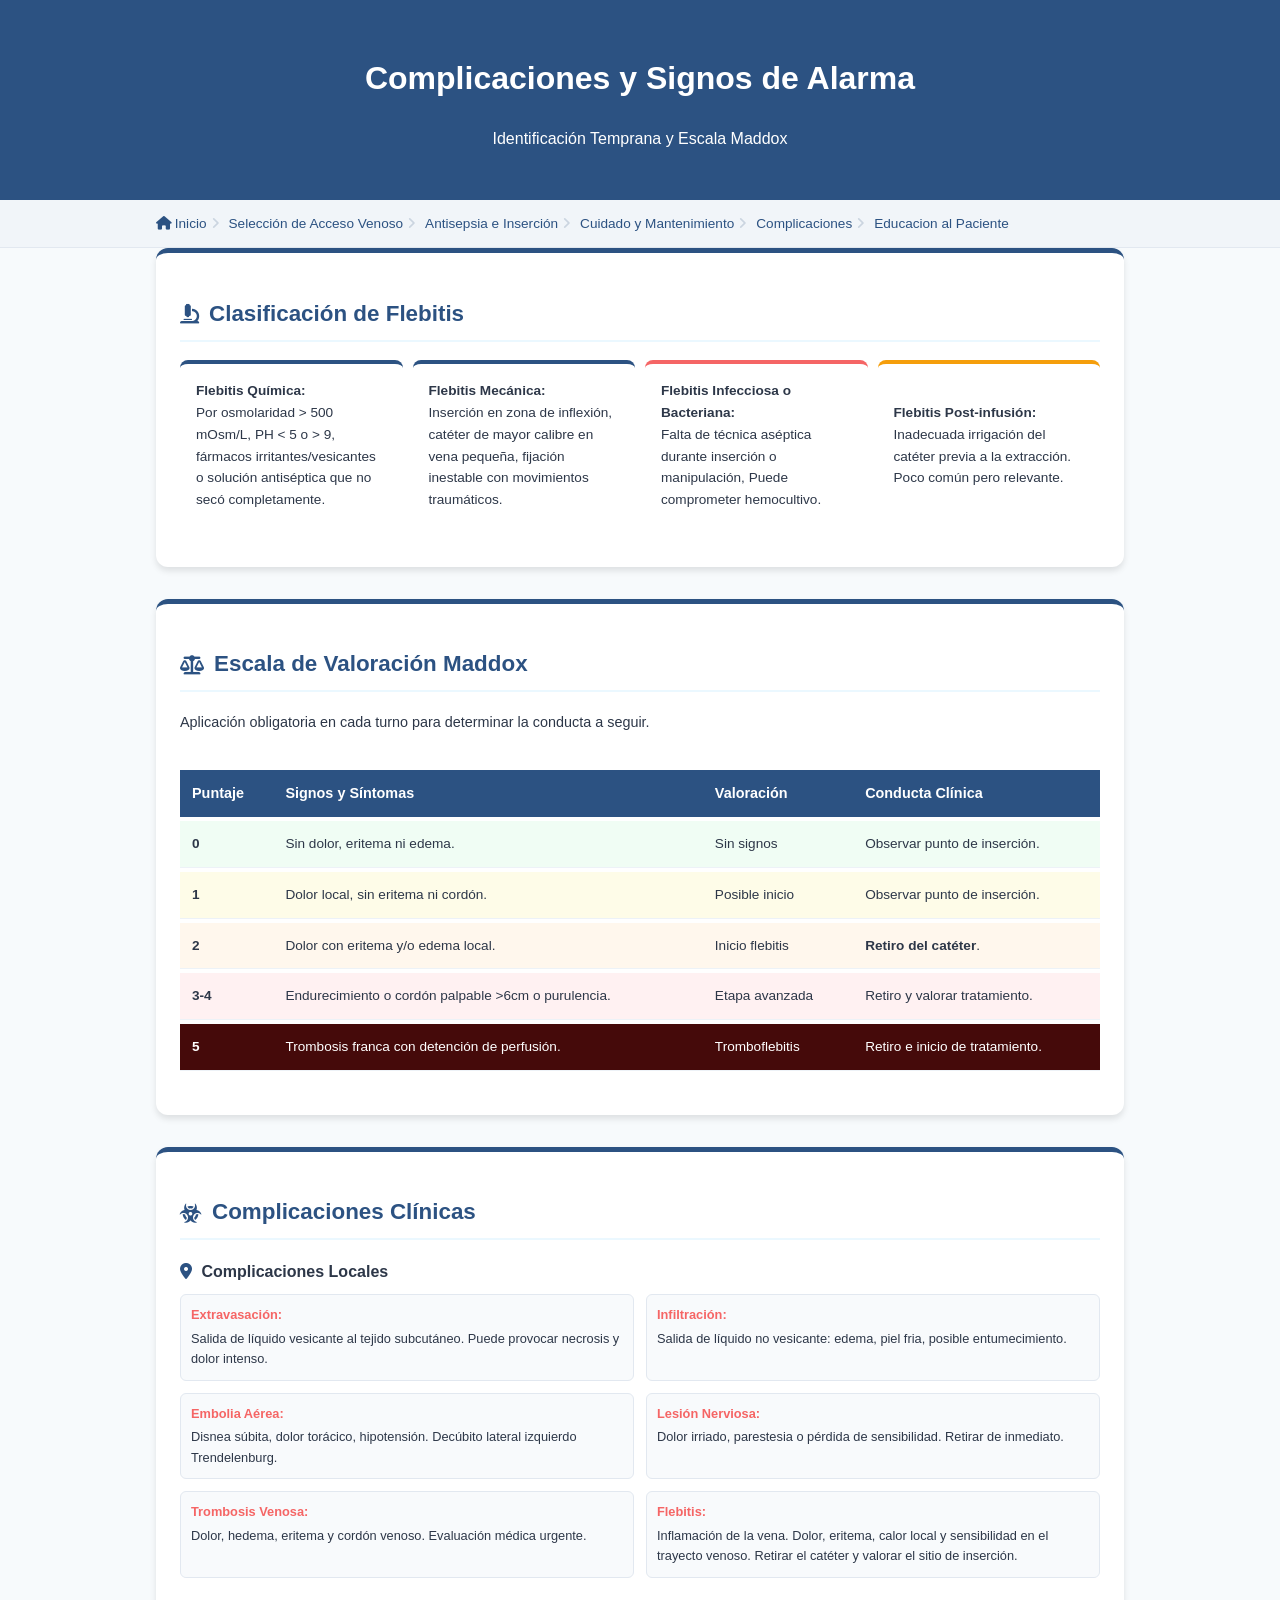
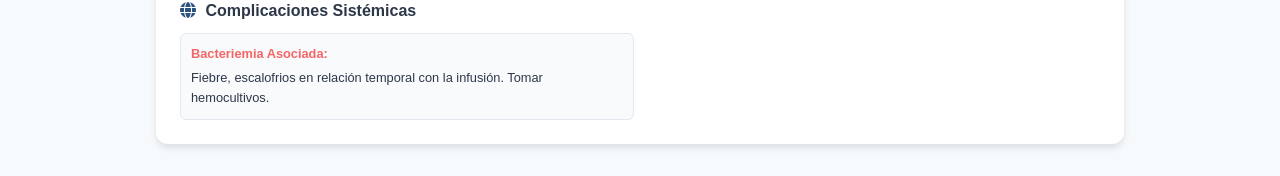
<file: index5.html>
<!DOCTYPE html>
<html lang="es">
<head>
  <meta charset="UTF-8">
  <meta name="viewport" content="width=device-width, initial-scale=1.0">
  <title>Complicaciones y Signos de Alarma</title>
  <link href="https://cdnjs.cloudflare.com/ajax/libs/font-awesome/6.0.0/css/all.min.css" rel="stylesheet">
  <link rel="stylesheet" href="css/style2.css">
</head>
<body>
  <header>
    <h1>Complicaciones y Signos de Alarma</h1>
    <p>Identificación Temprana y Escala Maddox</p>
  </header>

  <nav class="breadcrumb-container">
    <div class="container">
      <ul class="breadcrumbs">
        <li class="breadcrumb-item">
          <a href="index.html"><i class="fas fa-home"></i> Inicio</a>
        </li>
        <li class="breadcrumb-item"><a href="index2.html">Selección de Acceso Venoso</a></li>
        <li class="breadcrumb-item"><a href="index3.html">Antisepsia e Inserción</a></li>
        <li class="breadcrumb-item"><a href="index4.html">Cuidado y Mantenimiento</a></li>
        <li class="breadcrumb-item active"><a href="index5.html">Complicaciones</a></li>
        <li class="breadcrumb-item"><a href="index6.html">Educacion al Paciente</a></li>
      </ul>
    </div>
  </nav>

  <div class="container">
    <section class="card" style="margin-bottom: 2rem;">
      <h2><i class="fas fa-microscope"></i> Clasificación de Flebitis</h2>
      <div class="step-grid">
        <div class="status-box" style="border-top: 4px solid var(--primary-blue);">
          <strong>Flebitis Química:</strong> Por osmolaridad > 500 mOsm/L, PH < 5 o > 9, fármacos irritantes/vesicantes o solución antiséptica que no secó completamente.
        </div>
        <div class="status-box" style="border-top: 4px solid var(--primary-blue);">
          <strong>Flebitis Mecánica:</strong> Inserción en zona de inflexión, catéter de mayor calibre en vena pequeña, fijación inestable con movimientos traumáticos.
        </div>
        <div class="status-box" style="border-top: 4px solid var(--accent-red);">
          <strong>Flebitis Infecciosa o Bacteriana:</strong> Falta de técnica aséptica durante inserción o manipulación, Puede comprometer hemocultivo.
        </div>
        <div class="status-box" style="border-top: 4px solid #f59e0b;">
          <strong>Flebitis Post-infusión:</strong> Inadecuada irrigación del catéter previa a la extracción. Poco común pero relevante.
        </div>
      </div>
    </section>

    <section class="card" style="margin-bottom: 2rem;">
      <h2><i class="fas fa-scale-balanced"></i> Escala de Valoración Maddox</h2>
      <p style="font-size: 0.9rem; margin-bottom: 1rem;">Aplicación obligatoria en cada turno para determinar la conducta a seguir.</p>
      
      <div class="table-responsive">
        <table class="maddox-table">
          <thead>
            <tr>
              <th>Puntaje</th>
              <th>Signos y Síntomas</th>
              <th>Valoración</th>
              <th>Conducta Clínica</th>
            </tr>
          </thead>
          <tbody>
            <tr class="level-0">
              <td><strong>0</strong></td>
              <td>Sin dolor, eritema ni edema.</td>
              <td>Sin signos</td>
              <td>Observar punto de inserción.</td>
            </tr>
            <tr class="level-1">
              <td><strong>1</strong></td>
              <td>Dolor local, sin eritema ni cordón.</td>
              <td>Posible inicio</td>
              <td>Observar punto de inserción.</td>
            </tr>
            <tr class="level-warning">
              <td><strong>2</strong></td>
              <td>Dolor con eritema y/o edema local.</td>
              <td>Inicio flebitis</td>
              <td><strong>Retiro del catéter</strong>.</td>
            </tr>
            <tr class="level-danger">
              <td><strong>3-4</strong></td>
              <td>Endurecimiento o cordón palpable >6cm o purulencia.</td>
              <td>Etapa avanzada</td>
              <td>Retiro y valorar tratamiento.</td>
            </tr>
            <tr class="level-critical">
              <td><strong>5</strong></td>
              <td>Trombosis franca con detención de perfusión.</td>
              <td>Tromboflebitis</td>
              <td>Retiro e inicio de tratamiento.</td>
            </tr>
          </tbody>
        </table>
      </div>
    </section>

    <div class="grid">
      <section class="card">
        <h2><i class="fas fa-biohazard"></i> Complicaciones Clínicas</h2>

        <p style="margin-top: 15px; margin-bottom: 10px; font-weight: bold; color: var(--text-dark);">
          <i class="fas fa-map-marker-alt" style="color: var(--primary-blue); margin-right: 5px;"></i> 
          Complicaciones Locales
        </p>
        <div class="alert-grid" style="margin-bottom: 20px;">
          <div class="alert-item">
            <strong>Extravasación:</strong> Salida de líquido vesicante al tejido subcutáneo. Puede provocar necrosis y dolor intenso.
          </div>
          <div class="alert-item">
            <strong>Infiltración:</strong> Salida de líquido no vesicante: edema, piel fria, posible entumecimiento.
          </div>
          <div class="alert-item">
            <strong>Embolia Aérea:</strong> Disnea súbita, dolor torácico, hipotensión. Decúbito lateral izquierdo Trendelenburg.
          </div>
          <div class="alert-item">
            <strong>Lesión Nerviosa:</strong> Dolor irriado, parestesia o pérdida de sensibilidad. Retirar de inmediato.
          </div>
          <div class="alert-item">
            <strong>Trombosis Venosa:</strong> Dolor, hedema, eritema y cordón venoso. Evaluación médica urgente.
          </div>
          <div class="alert-item">
            <strong>Flebitis:</strong> Inflamación de la vena. Dolor, eritema, calor local y sensibilidad en el trayecto venoso. Retirar el catéter y valorar el sitio de inserción.
          </div>
        </div>

        <p style="margin-top: 15px; margin-bottom: 10px; font-weight: bold; color: var(--text-dark);">
          <i class="fas fa-globe" style="color: var(--primary-blue); margin-right: 5px;"></i> 
          Complicaciones Sistémicas
        </p>
        <div class="alert-grid">
          <div class="alert-item">
            <strong>Bacteriemia Asociada:</strong> Fiebre, escalofrios en relación temporal con la infusión. Tomar hemocultivos.
          </div>
        </div>
      </section>
    </div>
  </div>
</body>
</html>
</file>
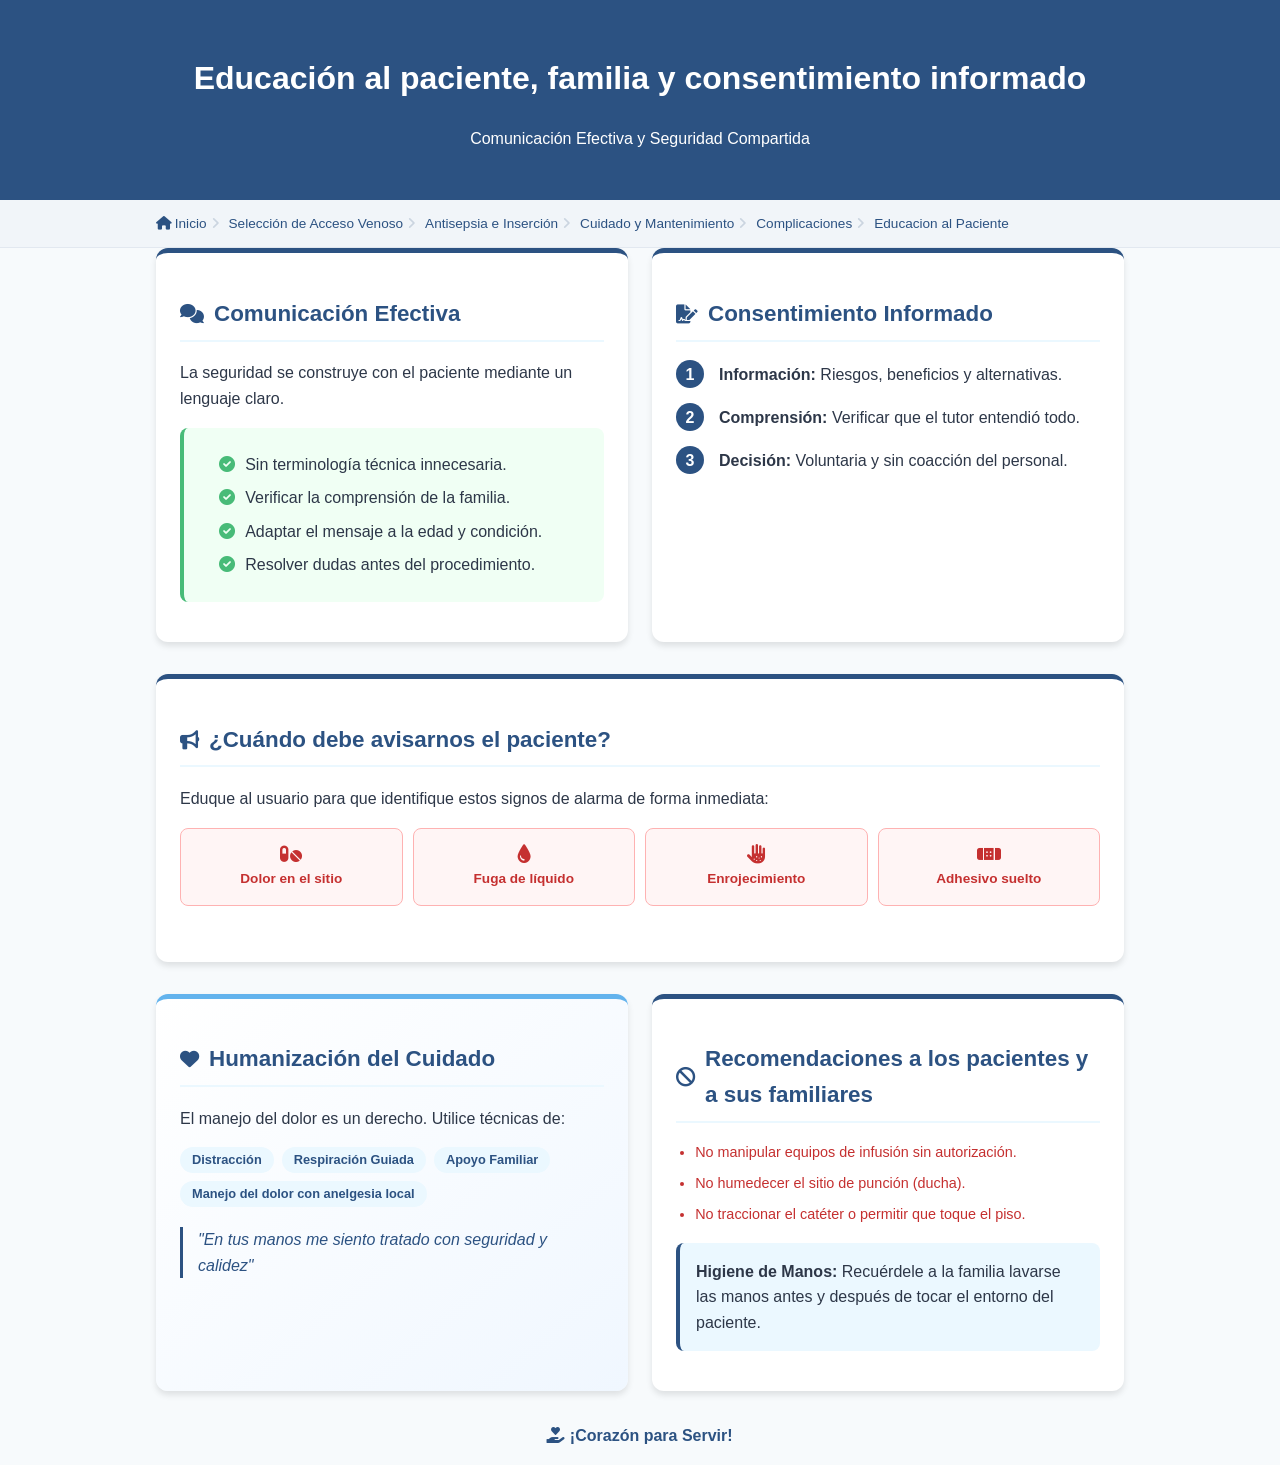
<file: index6.html>
<!DOCTYPE html>
<html lang="es">
<head>
  <meta charset="UTF-8">
  <meta name="viewport" content="width=device-width, initial-scale=1.0">
  <title>Educación al Paciente y Consentimiento</title>
  <link href="https://cdnjs.cloudflare.com/ajax/libs/font-awesome/6.0.0/css/all.min.css" rel="stylesheet">
  <link rel="stylesheet" href="css/style2.css">
</head>
<body>
  <header>
    <h1>Educación al paciente, familia y consentimiento informado </h1>
    <p>Comunicación Efectiva y Seguridad Compartida</p>
  </header>

  <nav class="breadcrumb-container">
    <div class="container">
      <ul class="breadcrumbs">
        <li class="breadcrumb-item">
          <a href="index.html"><i class="fas fa-home"></i> Inicio</a>
        </li>
        <li class="breadcrumb-item"><a href="index2.html">Selección de Acceso Venoso</a></li>
        <li class="breadcrumb-item"><a href="index3.html">Antisepsia e Inserción</a></li>
        <li class="breadcrumb-item"><a href="index4.html">Cuidado y Mantenimiento</a></li>
        <li class="breadcrumb-item"><a href="index5.html">Complicaciones</a></li>
        <li class="breadcrumb-item active"><a href="index6.html">Educacion al Paciente</a></li>
      </ul>
    </div>
  </nav>

  <div class="container">
    <div class="grid">
      <section class="card">
        <h2><i class="fas fa-comments"></i> Comunicación Efectiva</h2>
        <p>La seguridad se construye con el paciente mediante un lenguaje claro.</p>
        <div class="status-box success">
          <ul class="check-list">
            <li><i class="fas fa-check-circle"></i> Sin terminología técnica innecesaria.</li>
            <li><i class="fas fa-check-circle"></i> Verificar la comprensión de la familia.</li>
            <li><i class="fas fa-check-circle"></i> Adaptar el mensaje a la edad y condición.</li>
            <li><i class="fas fa-check-circle"></i> Resolver dudas antes del procedimiento.</li>
          </ul>
        </div>
      </section>

      <section class="card">
        <h2><i class="fas fa-file-signature"></i> Consentimiento Informado</h2>
        <div class="info-stepper">
          <div class="step-item">
            <span class="step-icon">1</span>
            <div><strong>Información:</strong> Riesgos, beneficios y alternativas.</div>
          </div>
          <div class="step-item">
            <span class="step-icon">2</span>
            <div><strong>Comprensión:</strong> Verificar que el tutor entendió todo.</div>
          </div>
          <div class="step-item">
            <span class="step-icon">3</span>
            <div><strong>Decisión:</strong> Voluntaria y sin coacción del personal.</div>
          </div>
        </div>
      </section>
    </div>

    <section class="card" style="margin-bottom: 2rem;">
      <h2><i class="fas fa-bullhorn"></i> ¿Cuándo debe avisarnos el paciente?</h2>
      <p>Eduque al usuario para que identifique estos signos de alarma de forma inmediata:</p>
      
      <div class="grid" style="grid-template-columns: repeat(auto-fit, minmax(200px, 1fr)); gap: 10px;">
        <div class="alert-box"><i class="fas fa-pills"></i> Dolor en el sitio</div>
        <div class="alert-box"><i class="fas fa-tint"></i> Fuga de líquido</div>
        <div class="alert-box"><i class="fas fa-hand-dots"></i> Enrojecimiento</div>
        <div class="alert-box"><i class="fas fa-bandage"></i> Adhesivo suelto</div>
      </div>
    </section>

    <div class="grid">
      <section class="card highlight-card">
        <h2><i class="fas fa-heart"></i> Humanización del Cuidado</h2>
        <p>El manejo del dolor es un derecho. Utilice técnicas de:</p>
        <div class="tag-container">
          <span class="badge">Distracción</span>
          <span class="badge">Respiración Guiada</span>
          <span class="badge">Apoyo Familiar</span>
          <span class="badge">Manejo del dolor con anelgesia local</span>
        </div>
        <blockquote class="quote">
          "En tus manos me siento tratado con seguridad y calidez"
        </blockquote>
      </section>

      <section class="card">
        <h2><i class="fas fa-ban"></i> Recomendaciones a los pacientes y a sus familiares</h2>
        <ul style="color: #c53030; font-size: 0.9rem;">
          <li>No manipular equipos de infusión sin autorización.</li>
          <li>No humedecer el sitio de punción (ducha).</li>
          <li>No traccionar el catéter o permitir que toque el piso.</li>
        </ul>
        <div class="status-box" style="background: #ebf8ff; border-left: 4px solid var(--primary-blue);">
          <strong>Higiene de Manos:</strong> Recuérdele a la familia lavarse las manos antes y después de tocar el entorno del paciente.
        </div>
      </section>
    </div>

    <div style="text-align: center; margin-top: 2rem; color: var(--primary-blue); font-weight: bold;">
      <p><i class="fas fa-hand-holding-heart"></i> ¡Corazón para Servir!</p>
    </div>
  </div>
</body>
</html>
</file>
<file: css/style.css>
@charset "UTF-8";
/*
* Trunk version 2.0.0
*/
/*
*
* Contexts
*/
a:focus,
button:focus {
	outline: none !important;
}

button::-moz-focus-inner {
	border: 0;
}

*:focus {
	outline: none;
}

blockquote {
	padding: 0;
	margin: 0;
}

input,
button,
select,
textarea {
	outline: none;
}

label {
	margin-bottom: 0;
}

p {
	margin: 0;
}

ul,
ol {
	list-style: none;
	padding: 0;
	margin: 0;
}

ul li,
ol li {
	display: block;
}

dl {
	margin: 0;
}

dt,
dd {
	line-height: inherit;
}

dt {
	font-weight: inherit;
}

dd {
	margin-bottom: 0;
}

cite {
	font-style: normal;
}

form {
	margin-bottom: 0;
}

blockquote {
	padding-left: 0;
	border-left: 0;
}

address {
	margin-top: 0;
	margin-bottom: 0;
}

figure {
	margin-bottom: 0;
}

html p a:hover {
	text-decoration: none;
}

/*
*
* Typography
*/
body {
	font-family: "Poppins", -apple-system, BlinkMacSystemFont, "Segoe UI", Roboto, "Helvetica Neue", Arial, sans-serif;
	font-size: 14px;
	line-height: 1.71429;
	font-weight: 500;
	letter-spacing: .05em;
	color: #151515;
	background-color: #ffffff;
	-webkit-text-size-adjust: none;
	-webkit-font-smoothing: subpixel-antialiased;
}

h1, h2, h3, h4, h5, h6, [class*='heading-'] {
	margin-top: 0;
	margin-bottom: 0;
	font-weight: 500;
	font-family: "Poppins", -apple-system, BlinkMacSystemFont, "Segoe UI", Roboto, "Helvetica Neue", Arial, sans-serif;
	color: #312782;
	text-transform: capitalize;
	letter-spacing: .024em;
	word-spacing: .05em;
}

h1 a, h2 a, h3 a, h4 a, h5 a, h6 a, [class*='heading-'] a {
	color: inherit;
}

h1 a:hover, h2 a:hover, h3 a:hover, h4 a:hover, h5 a:hover, h6 a:hover, [class*='heading-'] a:hover {
	color: #6689ff;
}

h1,
.heading-1 {
	word-spacing: .08em;
	font-size: 42px;
	line-height: 1.30556;
}

@media (min-width: 992px) {
	h1,
	.heading-1 {
		font-size: 72px;
	}
}

h2,
.heading-2 {
	font-size: 36px;
	line-height: 1.66667;
}

@media (min-width: 992px) {
	h2,
	.heading-2 {
		font-size: 42px;
	}
}

h3,
.heading-3 {
	font-size: 32px;
	line-height: 1.3125;
}

h4,
.heading-4 {
	font-size: 21px;
	line-height: 1.71429;
}

h5,
.heading-5 {
	font-size: 18px;
	line-height: 1.71429;
}

h6,
.heading-6 {
	font-size: 16px;
	line-height: 1.125;
	text-transform: uppercase;
}

small,
.small {
	display: block;
	font-size: 12px;
	line-height: 1.5;
}

mark,
.mark {
	padding: 2px 4px;
	color: #ffffff;
	background: #151515;
}

.big {
	font-size: 18px;
	line-height: 1.55556;
}

.lead {
	font-size: 24px;
	line-height: 34px;
	font-weight: 300;
}

code {
	padding: 10px 5px;
	border-radius: 0.2rem;
	font-size: 90%;
	color: #111111;
	background: #f2f2f2;
}

p [data-toggle='tooltip'] {
	color: #b7b7b7;
}

p [style*='max-width'] {
	display: inline-block;
}

/*
*
* Brand
*/
.brand {
	display: inline-block;
}

.brand .brand-logo-light {
	display: none;
}

.brand .brand-logo-dark {
	display: block;
}

/*
*
* Links
*/
a {
	transition: all 0.3s ease-in-out;
}

a, a:focus, a:active, a:hover {
	text-decoration: none;
}

a, a:focus, a:active {
	color: #6689ff;
}

a:hover {
	color: #1a4eff;
}

a[href*='tel'], a[href*='mailto'] {
	white-space: nowrap;
}

.link-hover {
	color: #1a4eff;
}

.link-press {
	color: #1a4eff;
}

.privacy-link {
	display: inline-block;
}

* + .privacy-link {
	margin-top: 40px;
}

.link-classic {
	display: inline-block;
	font-size: 18px;
	line-height: 1.334;
	letter-spacing: .1em;
	text-transform: uppercase;
	font-family: "Poppins", -apple-system, BlinkMacSystemFont, "Segoe UI", Roboto, "Helvetica Neue", Arial, sans-serif;
}

.link-classic, .link-classic:focus, .link-classic:active {
	color: rgba(21, 21, 21, 0.4);
}

.link-classic:hover {
	color: #151515;
}

.link-classic span {
	display: inline-flex;
	vertical-align: middle;
	align-items: center;
	justify-content: space-between;
	margin: 0 0 3px 10px;
	line-height: 24px;
	width: 25px;
	opacity: .13;
	transition: all .3s ease;
}

.link-classic span::before, .link-classic span::after {
	display: inline-block;
	vertical-align: middle;
	content: '';
	transition: inherit;
}

.link-classic span::before {
	height: 2px;
	flex-grow: 1;
	background-color: #151515;
}

.link-classic span::after {
	width: 0;
	height: 0;
	margin-left: 3px;
	border-style: solid;
	border-width: 3px 0 3px 6px;
	border-color: transparent transparent transparent #151515;
}

.link-classic:hover span {
	width: 40px;
	opacity: 1;
}

* + .link-classic {
	margin-top: 30px;
}

@media (min-width: 768px) {
	* + .link-classic {
		margin-top: 40px;
	}
}

@media (min-width: 992px) {
	.container + .link-classic {
		margin-top: 56px;
	}
}

.gallery-title,
.link-instafeed-3 {
	display: inline-block;
	min-width: 210px;
	padding: 4px 40px 10px;
	font-weight: 400;
	letter-spacing: .05em;
	background: #ffffff;
}

.gallery-title a, .gallery-title a:focus, .gallery-title a:active,
.link-instafeed-3 a,
.link-instafeed-3 a:focus,
.link-instafeed-3 a:active {
	color: #6689ff;
}

.gallery-title a:hover,
.link-instafeed-3 a:hover {
	color: #6689ff;
}

/*
*
* Blocks
*/
.block-center, .block-sm, .block-lg {
	margin-left: auto;
	margin-right: auto;
}

.block-sm {
	max-width: 560px;
}

.block-lg {
	max-width: 768px;
}

.block-center {
	padding: 10px;
}

.block-center:hover .block-center-header {
	background-color: #6689ff;
}

.block-center-title {
	background-color: #ffffff;
}

@media (max-width: 1599px) {
	.block-center {
		padding: 20px;
	}
	.block-center:hover .block-center-header {
		background-color: #ffffff;
	}
	.block-center-header {
		background-color: #6689ff;
	}
}

/*
*
* Boxes
*/
.box-icon-creative {
	text-align: left;
	max-width: 270px;
	margin-left: auto;
	margin-right: auto;
}

.box-icon-creative-2 .box-icon-creative-icon {
	color: #6689ff;
}

.box-icon-creative-2 .box-icon-creative-title a:hover {
	color: #6689ff;
}

.box-icon-creative-count {
	position: relative;
	left: 0;
	font-size: 80px;
	line-height: 0.675;
	font-weight: 300;
	letter-spacing: .025em;
	color: #f2f2f2;
	font-family: "Poppins", -apple-system, BlinkMacSystemFont, "Segoe UI", Roboto, "Helvetica Neue", Arial, sans-serif;
	transition: all .2s ease;
}

.box-icon-creative-header > * {
	display: inline-block;
	vertical-align: bottom;
}

.box-icon-creative-icon {
	position: relative;
	text-align: center;
	width: 64px;
	height: 64px;
	font-size: 36px;
	line-height: 64px;
	color: #6689ff;
}

.box-icon-creative-icon::after {
	position: absolute;
	content: '';
	top: 0;
	right: 0;
	bottom: 0;
	left: 0;
	border: 2px solid #151515;
	transition: all .3s ease;
}

.box-icon-creative-decor {
	position: relative;
	height: 43px;
	width: 54px;
	margin: 0 5px;
	border-top: 2px solid #151515;
	transition: all .2s ease;
}

.box-icon-creative-decor::before {
	position: absolute;
	content: '';
	top: 0;
	right: 0;
	height: 50%;
	width: 2px;
	background: #151515;
	transition: all .2s ease;
}

.box-icon-creative-title {
	font-weight: 400;
}

.box-icon-creative-title a, .box-icon-creative-title a:focus, .box-icon-creative-title a:active {
	color: inherit;
}

.box-icon-creative-title a:hover {
	color: #6689ff;
}

.box-icon-creative-text {
	letter-spacing: .025em;
	color: #9b9b9b;
}

@media (min-width: 992px) {
	.desktop .box-icon-creative:hover .box-icon-creative-icon::after {
		border-color: #6689ff;
		transform: rotate(32deg);
	}
	.desktop .box-icon-creative:hover .box-icon-creative-decor {
		border-color: #6689ff;
	}
	.desktop .box-icon-creative:hover .box-icon-creative-decor:before {
		height: 100%;
		background: #6689ff;
	}
	.desktop .box-icon-creative:hover .box-icon-creative-count {
		left: 4px;
		color: #6689ff;
	}
	.desktop .box-icon-creative-2:hover .box-icon-creative-icon::after {
		border-color: #6689ff;
	}
	.desktop .box-icon-creative-2:hover .box-icon-creative-decor {
		border-color: #6689ff;
	}
	.desktop .box-icon-creative-2:hover .box-icon-creative-decor:before {
		background: #6689ff;
	}
	.desktop .box-icon-creative-2:hover .box-icon-creative-count {
		color: #6689ff;
	}
}

* + .box-icon-creative-title {
	margin-top: 16px;
}

* + .box-icon-creative-text {
	margin-top: 10px;
}

@media (min-width: 1200px) {
	.box-icon-creative-text {
		max-width: 94%;
	}
}

.box-icon-modern {
	text-align: center;
	max-width: 370px;
	min-height: 100%;
	margin-left: auto;
	margin-right: auto;
	padding: 66px 15px 50px;
	background: #ffffff;
	box-shadow: 0 0 13px -4px rgba(0, 0, 0, 0.17), inset 0 0 0 2px #312782;
	transition: all .3s ease;
	border-radius: 10px;
}

.box-icon-modern-2 {
	padding-top: 42px;
	padding-bottom: 35px;
}

.box-icon-modern-2 .box-icon-modern-decor {
	margin-top: 18px;
	margin-bottom: 15px;
}

.box-icon-modern-2 .box-icon-modern-text {
	letter-spacing: .025em;
}

.box-icon-modern-2 * + .box-icon-modern-title {
	margin-top: 18px;
}

.box-icon-modern-3 {
	padding-top: 46px;
	padding-bottom: 30px;
}

.box-icon-modern-3 .box-icon-modern-decor {
	margin-top: 18px;
	margin-bottom: 15px;
}

.box-icon-modern-3 .box-icon-modern-text {
	letter-spacing: .025em;
}

.box-icon-modern-3 * + .box-icon-modern-title {
	margin-top: 28px;
}

.box-icon-modern-custom {
	display: flex;
	justify-content: center;
	align-items: center;
	min-height: 100%;
	padding-top: 36px;
	padding-bottom: 38px;
}

.box-icon-modern-icon {
	position: relative;
	font-size: 47px;
	line-height: 1;
	color: inherit;
	z-index: 1;
}

.box-icon-modern-icon::after {
	position: absolute;
	content: '';
	left: 50%;
	bottom: 9px;
	width: 0;
	height: 0;
	border-style: solid;
	border-width: 0 34.5px 60px 34.5px;
	border-color: transparent transparent #eaeaea transparent;
	transform: translate3d(-50%, 0, 0) rotate(15deg);
	transform-origin: 50% 80%;
	transition: all .3s ease;
	z-index: -1;
}

.box-icon-modern-title a, .box-icon-modern-title a:focus, .box-icon-modern-title a:active {
	color: inherit;
}

.box-icon-modern-title a:hover {
	color: #6689ff;
}

.box-icon-modern-big-title {
	line-height: 1.04;
}

.box-icon-modern-decor {
	position: relative;
	max-width: 126px;
	width: 100px;
	height: 2px;
	margin: 20px auto 22px;
}

.box-icon-modern-decor::before {
	position: absolute;
	content: '';
	height: 100%;
	left: 15px;
	right: 15px;
	background: #d7d7d7;
	transition: all .3s ease;
}

.box-icon-modern-decor::after {
	position: absolute;
	content: '';
	height: 100%;
	left: 50%;
	right: 50%;
	background: #a3b8ff;
	transition: all .3s ease;
}

.box-icon-modern-text {
	max-width: 320px;
	margin-left: auto;
	margin-right: auto;
}

* + .box-icon-modern-title {
	margin-top: 16px;
}

.box-icon-modern-decor + .button {
	margin-top: 8px;
}

.box-icon-modern-decor + .box-icon-modern-text {
	margin-top: 0;
}

@media (min-width: 992px) {
	.desktop .box-icon-modern:hover {
		box-shadow: 0 0 10px 0 rgba(0, 0, 0, 0.17);
	}
	.desktop .box-icon-modern:hover .box-icon-modern-icon:after {
		transform: translate3d(-50%, 0, 0) rotate(0deg);
	}
	.desktop .box-icon-modern:hover .box-icon-modern-title {
		letter-spacing: .1em;
	}
	.desktop .box-icon-modern:hover .box-icon-modern-decor::before {
		left: 50%;
		right: 50%;
		transition-duration: .2s;
	}
	.desktop .box-icon-modern:hover .box-icon-modern-decor::after {
		left: 0;
		right: 0;
	}
}

@media (min-width: 1200px) {
	.box-icon-modern-3 {
		padding: 66px 30px 50px;
	}
}

.ie-edge .box-icon-modern-custom,
.ie-10 .box-icon-modern-custom,
.ie-11 .box-icon-modern-custom {
	height: 100%;
}

.box-icon-classic {
	position: relative;
	display: flex;
	flex-direction: row;
	align-items: center;
	justify-content: center;
	padding: 30px 18px;
	min-height: 100%;
	background: #ffffff;
	transition: all .2s ease;
	z-index: 1;
}

.box-icon-classic::before {
	position: absolute;
	content: '';
	top: 0;
	right: 0;
	bottom: 0;
	left: 0;
	border: 8px solid #f4f4f4;
	transition: all .2s ease;
	z-index: -1;
}

.box-icon-classic-2 .box-icon-classic-icon {
	color: #6689ff;
}

.box-icon-classic-3::before {
	top: 8px;
	right: 8px;
	bottom: 8px;
	left: 8px;
	border: 1px solid #e1e1e1;
}

.box-icon-classic-3 .box-icon-classic-icon {
	color: #151515;
}

.box-icon-classic-icon {
	font-size: 36px;
	line-height: 1;
	color: #6689ff;
	transition: all .2s ease-in-out;
}

.box-icon-classic-title {
	font-weight: 400;
}

.box-icon-classic-title a, .box-icon-classic-title a:focus, .box-icon-classic-title a:active {
	color: inherit;
}

.box-icon-classic-title a:hover {
	color: #6689ff;
}

.box-icon-classic-text {
	color: #9b9b9b;
}

@media (min-width: 992px) {
	.desktop .box-icon-classic:hover {
		transition-delay: .1s;
		box-shadow: 0 0 10px 0 rgba(0, 0, 0, 0.17);
	}
	.desktop .box-icon-classic:hover::before {
		border-width: 0;
	}
	.desktop .box-icon-classic-3:hover {
		transition-delay: 0s;
	}
	.desktop .box-icon-classic-3:hover::before {
		border-width: 1px;
		top: 15px;
		right: 15px;
		bottom: 15px;
		left: 15px;
	}
	.desktop .box-icon-classic-3:hover .box-icon-classic-icon {
		color: #6689ff;
	}
}

* + .box-icon-classic-text {
	margin-top: 10px;
}

@media (min-width: 768px) {
	.box-icon-classic {
		padding-top: 54px;
		padding-bottom: 54px;
	}
}

.ie-edge .box-icon-classic,
.ie-10 .box-icon-classic,
.ie-11 .box-icon-classic {
	height: 100%;
}

.box-icon-leah {
	position: relative;
	text-align: left;
	padding: 20px 20px 30px;
	min-height: 100%;
	background: #efefef;
	transition: all .3s ease-in-out;
}

.box-icon-leah-2 {
	background: #ffffff;
}

.box-icon-leah-2 .box-icon-leah-count {
	color: #9b9b9b;
}

.box-icon-leah-2 .box-icon-leah-count::after {
	background: #efefef;
}

.box-icon-leah-icon {
	font-size: 42px;
	line-height: 1;
	color: #6689ff;
}

.box-icon-leah-title {
	font-weight: 400;
}

.box-icon-leah-count {
	position: absolute;
	text-align: center;
	top: 0;
	right: 0;
	padding: 6px 3px 0 7px;
	min-width: 45px;
	font-size: 36px;
	line-height: 1;
	font-weight: 400;
	letter-spacing: .05em;
	font-family: "Poppins", -apple-system, BlinkMacSystemFont, "Segoe UI", Roboto, "Helvetica Neue", Arial, sans-serif;
	text-transform: uppercase;
	color: #6689ff;
	transition: inherit;
	z-index: 1;
}

.box-icon-leah-count::before {
	display: inline-block;
	transition: transform .3s ease;
}

.box-icon-leah-count::after {
	position: absolute;
	content: '';
	top: -10px;
	right: -10px;
	bottom: 0;
	left: 0;
	background: #ffffff;
	pointer-events: none;
	z-index: -1;
}

.box-icon-leah-text {
	color: #9b9b9b;
}

* + .box-icon-leah-title {
	margin-top: 16px;
}

* + .box-icon-leah-text {
	margin-top: 10px;
}

@media (min-width: 992px) {
	.desktop .box-icon-leah:hover {
		box-shadow: 0 0 12px 0 rgba(0, 0, 0, 0.1);
	}
	.desktop .box-icon-leah:hover .box-icon-leah-count::before {
		transform: translate3d(0, -10px, 0);
	}
	.desktop .box-icon-leah-2:hover .box-icon-leah-count {
		color: #6689ff;
	}
}

@media (min-width: 1200px) {
	.box-icon-leah {
		padding-left: 30px;
		padding-right: 30px;
	}
}

.box-comment {
	text-align: left;
	padding-bottom: 45px;
	border-bottom: 1px solid #dddddd;
}

.box-comment .box-comment-time,
.box-comment .box-rating {
	margin-top: 4px;
}

.box-comment > .box-comment {
	margin-top: 30px;
	padding-top: 45px;
	padding-bottom: 0;
	border-bottom: none;
	border-top: 1px solid #dddddd;
}

.box-comment + .box-comment {
	margin-top: 45px;
}

.box-comment-figure {
	display: inline-block;
}

.box-comment-figure img {
	max-width: 119px;
}

.box-comment-author {
	font-size: 18px;
	font-weight: 500;
}

.box-comment-author a, .box-comment-author a:focus, .box-comment-author a:active {
	color: inherit;
}

.box-comment-author a:hover {
	color: #6689ff;
}

.box-comment-reply {
	position: relative;
	top: 2px;
	font-size: 16px;
	font-weight: 500;
	letter-spacing: .1em;
	text-transform: uppercase;
	font-family: "Poppins", -apple-system, BlinkMacSystemFont, "Segoe UI", Roboto, "Helvetica Neue", Arial, sans-serif;
}

.box-comment-reply::before {
	content: '|';
	color: #dddddd;
	padding-right: 13px;
}

.box-comment-reply a, .box-comment-reply a:focus, .box-comment-reply a:active {
	color: #6689ff;
}

.box-comment-reply a:hover {
	color: #6689ff;
}

.box-comment-time {
	font-size: 16px;
	line-height: 1;
	font-weight: 500;
	letter-spacing: .1em;
	text-transform: uppercase;
	font-family: "Poppins", -apple-system, BlinkMacSystemFont, "Segoe UI", Roboto, "Helvetica Neue", Arial, sans-serif;
	color: #9b9b9b;
}

@media (min-width: 768px) {
	.box-comment > .box-comment {
		margin-left: 145px;
	}
}

* + .box-comment {
	margin-top: 30px;
}

.box-comment + h5 {
	margin-top: 46px;
}

.box-contacts {
	text-align: center;
	display: flex;
	align-items: center;
	justify-content: center;
	min-height: 310px;
	box-shadow: 0 0 10px 0 rgba(0, 0, 0, 0.17);
	transition: all .3s ease;
}

.box-contacts-body {
	max-width: 250px;
}

.box-contacts-icon {
	font-size: 60px;
	line-height: 1;
	color: #6689ff;
}

.box-contacts-decor {
	margin: 30px auto;
	height: 2px;
	max-width: 100px;
	background: #6689ff;
	transition: all .3s ease-in-out;
}

.box-contacts-link {
	font-size: 18px;
	line-height: 1.67;
	letter-spacing: .025em;
}

.box-contacts-link a, .box-contacts-link a:focus, .box-contacts-link a:active {
	color: inherit;
}

.box-contacts-link a:hover {
	color: #6689ff;
}

@media (min-width: 992px) {
	.desktop .box-contacts {
		box-shadow: none;
		border: 1px solid #e1e1e1;
	}
	.desktop .box-contacts-decor {
		margin-top: 17px;
		margin-bottom: 17px;
		width: 0;
	}
	.desktop .box-contacts:hover {
		border-color: transparent;
		box-shadow: 0 0 10px 0 rgba(0, 0, 0, 0.17);
	}
	.desktop .box-contacts:hover .box-contacts-decor {
		margin-top: 30px;
		margin-bottom: 30px;
		width: 100%;
		transition: margin .3s ease, width .4s ease-in-out;
	}
}

.box-contacts-icon + .box-contacts-link {
	margin-top: 40px;
}

* + .box-contacts-link {
	margin-top: 0;
}

.ie-edge .box-contacts,
.ie-10 .box-contacts,
.ie-11 .box-contacts {
	height: 310px;
}

.box-pricing {
	position: relative;
	overflow: hidden;
	max-width: 370px;
	margin-left: auto;
	margin-right: auto;
	padding: 70px 15px 0;
	border-radius: 8px;
	box-shadow: 0 0 10px 0 rgba(0, 0, 0, 0.17);
}

.box-pricing .button {
	border-bottom-right-radius: 8px;
	border-bottom-left-radius: 8px;
}

.box-pricing-black {
	color: #ffffff;
	background: #1b1929;
}

.box-pricing-black .box-pricing-time,
.box-pricing-black .box-pricing-price,
.box-pricing-black .box-pricing-title {
	color: inherit;
}

.box-pricing-black .divider {
	background: rgba(225, 225, 225, 0.2);
}

.box-pricing-black .box-pricing-list > li {
	color: #5d6264;
}

.box-pricing-black .box-pricing-list > li::before {
	color: #5d6264;
}

.box-pricing-black .box-pricing-list > li.active {
	color: inherit;
}

.box-pricing-black .box-pricing-list > li.active::before {
	color: #6689ff;
}

.box-pricing-black .button-gray-4, .box-pricing-black .button-gray-4:focus {
	color: #ffffff;
	background-color: #494c51;
	border-color: #494c51;
}

.box-pricing-divider {
	position: relative;
	padding: 35px 0;
}

.box-pricing-divider > span {
	display: inline-block;
	position: absolute;
	top: 60%;
	left: 50%;
	font-size: 55px;
	line-height: 1;
	font-weight: 500;
	letter-spacing: .05em;
	text-transform: uppercase;
	font-family: "Poppins", -apple-system, BlinkMacSystemFont, "Segoe UI", Roboto, "Helvetica Neue", Arial, sans-serif;
	color: rgba(255, 255, 255, 0.05);
	transform: translate3d(-50%, -50%, 0);
	will-change: transform;
	white-space: nowrap;
}

.box-pricing-popular .box-pricing-badge {
	display: inline-block;
}

.box-pricing-body {
	max-width: 260px;
	margin-left: auto;
	margin-right: auto;
}

.box-pricing-title {
	letter-spacing: .1em;
	text-transform: uppercase;
}

.box-pricing-time {
	font-size: 14px;
	line-height: 1;
	font-weight: 500;
	letter-spacing: .2em;
	text-transform: uppercase;
	font-family: "Poppins", -apple-system, BlinkMacSystemFont, "Segoe UI", Roboto, "Helvetica Neue", Arial, sans-serif;
}

.box-pricing-button {
	margin-top: 40px;
	margin-left: -15px;
	margin-right: -15px;
}

.box-pricing-list {
	text-align: left;
}

.box-pricing-list > li {
	text-indent: -25px;
	padding-left: 25px;
	color: #9b9b9b;
}

.box-pricing-list > li::before {
	position: relative;
	display: inline-block;
	content: '\f00c';
	left: 0;
	top: 0;
	width: 25px;
	font-size: 14px;
	line-height: 1;
	text-indent: 0;
	font-family: "FontAwesome";
	color: #9b9b9b;
}

.box-pricing-list > li.active {
	color: #151515;
}

.box-pricing-list > li.active::before {
	color: #6689ff;
}

.box-pricing-list > li + li {
	margin-top: 14px;
}

.box-pricing-badge {
	position: absolute;
	top: 15px;
	right: 15px;
	display: none;
	padding: 8px 13px;
	font-size: 14px;
	line-height: 1;
	font-weight: 600;
	letter-spacing: .075em;
	text-transform: uppercase;
	font-family: "Poppins", -apple-system, BlinkMacSystemFont, "Segoe UI", Roboto, "Helvetica Neue", Arial, sans-serif;
	color: #ffffff;
	background: #6689ff;
	border-radius: 4px;
}

* + .box-pricing-price {
	margin-top: 4px;
}

* + .box-pricing-time {
	margin-top: 6px;
}

* + .box-pricing-list {
	margin-top: 30px;
}

.divider + .box-pricing-list {
	margin-top: 0;
}

.box-pricing-divider + .box-pricing-list {
	margin-top: 0;
}

@media (min-width: 576px) {
	.box-pricing-divider > span {
		font-size: 60px;
		color: rgba(255, 255, 255, 0.03);
	}
}

@media (min-width: 992px) {
	.box-pricing-divider > span {
		font-size: 68px;
	}
}

.box-sportlight {
	position: relative;
	text-align: left;
}

.box-sportlight-sm .box-sportlight-arrow {
	width: 50px;
	margin-left: 15px;
}

.box-sportlight-figure {
	display: block;
	overflow: hidden;
}

.box-sportlight-figure img {
	width: 100%;
	transition: all .3s ease;
}

.box-sportlight-caption {
	display: flex;
	align-items: center;
	justify-content: space-between;
	padding: 10px 15px;
	border-width: 0 1px 1px 1px;
	border-style: solid;
	border-color: #e1e1e1;
	background: #ffffff;
	transition: all .3s ease-in-out;
}

.box-sportlight-title {
	margin-top: 4px;
	font-weight: 400;
	letter-spacing: .025em;
}

.box-sportlight-arrow {
	display: flex;
	align-items: center;
	justify-content: flex-end;
	flex-shrink: 0;
	width: 88px;
	margin-left: 20px;
	font-size: 0;
	line-height: 0;
	transition: all .25s ease;
}

.box-sportlight-arrow::before, .box-sportlight-arrow::after {
	display: inline-block;
	vertical-align: middle;
	content: '';
	transition: all .3s ease-in-out;
}

.box-sportlight-arrow::before {
	height: 2px;
	width: 21px;
	margin-right: 4px;
	background-color: rgba(21, 21, 21, 0.21);
}

.box-sportlight-arrow::after {
	width: 0;
	height: 0;
	border-style: solid;
	border-width: 5px 0 5px 8px;
	border-color: transparent transparent transparent rgba(21, 21, 21, 0.21);
}

.box-sportlight-badge {
	position: absolute;
	overflow: hidden;
	padding: 6px 10px 3px 18px;
	top: 30px;
	right: 0;
	font-size: 27px;
	line-height: 1;
	font-weight: 400;
	letter-spacing: .025em;
	font-family: "Poppins", -apple-system, BlinkMacSystemFont, "Segoe UI", Roboto, "Helvetica Neue", Arial, sans-serif;
	text-transform: uppercase;
	color: #ffffff;
	z-index: 1;
}

.box-sportlight-badge::before {
	position: absolute;
	content: '';
	top: 0;
	right: 0;
	bottom: 0;
	left: 0;
	transform: skew(-10deg);
	transform-origin: 50% 100%;
	z-index: -1;
}

.box-sportlight-sale::before {
	background: #ff5e5e;
}

.box-sportlight-new::before {
	background: #82a3ff;
}

@media (min-width: 992px) {
	.desktop .box-sportlight-figure img {
		transform: scale(1.025);
		will-change: transform;
	}
	.desktop .box-sportlight:hover .box-sportlight-figure img {
		transform: none;
	}
	.desktop .box-sportlight:hover .box-sportlight-caption {
		background: #6689ff;
		border-color: #6689ff;
	}
	.desktop .box-sportlight:hover .box-sportlight-title {
		color: #ffffff;
		letter-spacing: .1em;
	}
	.desktop .box-sportlight:hover .box-sportlight-title a, .desktop .box-sportlight:hover .box-sportlight-title a:focus, .desktop .box-sportlight:hover .box-sportlight-title a:active {
		color: inherit;
	}
	.desktop .box-sportlight:hover .box-sportlight-title a:hover {
		color: rgba(255, 255, 255, 0.8);
	}
	.desktop .box-sportlight:hover .box-sportlight-arrow::before {
		width: 100%;
		background-color: #ffffff;
	}
	.desktop .box-sportlight:hover .box-sportlight-arrow::after {
		border-left-color: #ffffff;
	}
}

@media (min-width: 768px) {
	.box-sportlight-caption {
		padding-left: 20px;
		padding-right: 20px;
	}
}

@media (min-width: 992px) {
	.box-sportlight-caption {
		padding: 15px 20px 15px 30px;
	}
}

@media (min-width: 1200px) {
	.box-sportlight-caption {
		padding: 25px 22px 25px 38px;
	}
	.box-sportlight-title {
		margin-top: 5px;
		font-size: 21px;
		line-height: 1.71429;
		letter-spacing: .025em;
	}
}

.box-icon-ruby {
	position: relative;
	display: flex;
	flex-direction: row;
	align-items: center;
	justify-content: center;
	padding: 30px 16px;
	min-height: 100%;
	border: 1px solid #d7d7d7;
	transition: all .2s ease;
	z-index: 1;
}

.box-icon-ruby::before, .box-icon-ruby::after {
	position: absolute;
	content: '';
}

.box-icon-ruby::before {
	top: 6px;
	right: 6px;
	bottom: 6px;
	left: 6px;
	border: 1px solid #d7d7d7;
	transition: all .3s ease-in-out;
	z-index: -1;
}

.box-icon-ruby::after {
	top: 14px;
	right: 14px;
	bottom: 14px;
	left: 14px;
	background: #6689ff;
	visibility: hidden;
	opacity: 0;
	transition: all .3s ease;
	z-index: -2;
}

.box-icon-ruby-icon {
	font-size: 42px;
	line-height: 1;
	color: #7796ff;
}

.box-icon-ruby-title {
	font-weight: 400;
}

.box-icon-ruby-title a {
	transition-duration: .2s;
}

.box-icon-ruby-title a, .box-icon-ruby-title a:focus, .box-icon-ruby-title a:active {
	color: inherit;
}

.box-icon-ruby-title a:hover {
	color: rgba(255, 255, 255, 0.8);
}

.box-icon-ruby-text {
	color: #9b9b9b;
	letter-spacing: .075em;
}

.box-icon-ruby-text,
.box-icon-ruby-icon {
	transition: all .2s ease-in-out;
}

@media (min-width: 992px) {
	.desktop .box-icon-ruby:hover {
		border-color: #6689ff;
	}
	.desktop .box-icon-ruby:hover::before {
		border-color: rgba(255, 255, 255, 0.4);
	}
	.desktop .box-icon-ruby:hover::after {
		top: 0;
		right: 0;
		bottom: 0;
		left: 0;
		opacity: 1;
		visibility: visible;
	}
	.desktop .box-icon-ruby:hover .box-icon-ruby-text,
	.desktop .box-icon-ruby:hover .box-icon-ruby-icon,
	.desktop .box-icon-ruby:hover .box-icon-ruby-title {
		color: #ffffff;
	}
}

* + .box-icon-ruby-text {
	margin-top: 2px;
}

@media (min-width: 768px) {
	.box-icon-ruby {
		padding-top: 46px;
		padding-bottom: 46px;
	}
}

.ie-edge .box-icon-ruby,
.ie-10 .box-icon-ruby,
.ie-11 .box-icon-ruby {
	height: 100%;
}

.box-info {
	text-align: left;
	min-height: 100%;
	padding: 20px;
	border: 2px solid #111111;
}

.box-info-text {
	letter-spacing: .025em;
}

* + .box-info-text {
	margin-top: 12px;
}

* + .box-info-list {
	margin-top: 32px;
}

.box-info-list + .button {
	margin-top: 35px;
}

@media (min-width: 768px) {
	.box-info {
		padding: 42px 24px 32px 20px;
	}
}

.box-project {
	display: flex;
	align-items: center;
	max-width: 270px;
	margin-left: auto;
	margin-right: auto;
	min-height: 100%;
	text-align: center;
	padding: 30px 15px;
	border: 2px solid #252525;
}

.box-project-title {
	line-height: 1.042;
}

.box-project-title > span {
	color: #6689ff;
}

.box-project-text {
	letter-spacing: .025em;
}

* + .box-project-text {
	margin-top: 10px;
}

.box-project-text + .button {
	margin-top: 24px;
}

@media (min-width: 768px) {
	.box-project {
		text-align: left;
	}
}

@media (min-width: 992px) {
	.box-project-title {
		font-size: 40px;
		line-height: 0.88;
	}
}

@media (min-width: 1200px) {
	.box-project {
		padding-left: 40px;
	}
	.box-project-title {
		font-size: 32px;
		line-height: 1.3125;
	}
}

/*
* Element groups
*/
html .group {
	margin-bottom: -20px;
	margin-left: -15px;
}

html .group:empty {
	margin-bottom: 0;
	margin-left: 0;
}

html .group > * {
	display: inline-block;
	margin-top: 0;
	margin-bottom: 20px;
	margin-left: 15px;
}

html .group-xs {
	margin-bottom: -11px;
	margin-left: -9px;
}

html .group-xs:empty {
	margin-bottom: 0;
	margin-left: 0;
}

html .group-xs > * {
	display: inline-block;
	margin-top: 0;
	margin-bottom: 11px;
	margin-left: 9px;
}

html .group-sm {
	margin-bottom: -12px;
	margin-left: -12px;
}

html .group-sm:empty {
	margin-bottom: 0;
	margin-left: 0;
}

html .group-sm > * {
	display: inline-block;
	margin-top: 0;
	margin-bottom: 12px;
	margin-left: 12px;
}

html .group-md {
	margin-bottom: -17px;
	margin-left: -17px;
}

html .group-md:empty {
	margin-bottom: 0;
	margin-left: 0;
}

html .group-md > * {
	display: inline-block;
	margin-top: 0;
	margin-bottom: 17px;
	margin-left: 17px;
}

html .group-xmd {
	margin-bottom: -22px;
	margin-left: -22px;
}

html .group-xmd:empty {
	margin-bottom: 0;
	margin-left: 0;
}

html .group-xmd > * {
	display: inline-block;
	margin-top: 0;
	margin-bottom: 22px;
	margin-left: 22px;
}

html .group-lg {
	margin-bottom: -20px;
	margin-left: -30px;
}

html .group-lg:empty {
	margin-bottom: 0;
	margin-left: 0;
}

html .group-lg > * {
	display: inline-block;
	margin-top: 0;
	margin-bottom: 20px;
	margin-left: 30px;
}

html .group-xl {
	margin-bottom: -30px;
	margin-left: -30px;
}

html .group-xl:empty {
	margin-bottom: 0;
	margin-left: 0;
}

html .group-xl > * {
	display: inline-block;
	margin-top: 0;
	margin-bottom: 30px;
	margin-left: 30px;
}

html .group-justify {
	display: flex;
	flex-wrap: wrap;
	align-items: center;
	justify-content: space-between;
}

html .group-sm-justify {
	display: flex;
	flex-wrap: wrap;
	align-items: center;
	justify-content: center;
}

@media (min-width: 576px) {
	html .group-sm-justify {
		justify-content: space-between;
	}
}

html .group-lg-justify {
	display: flex;
	flex-wrap: wrap;
	align-items: center;
	justify-content: center;
}

@media (min-width: 992px) {
	html .group-lg-justify {
		justify-content: space-between;
	}
}

html .group-middle {
	display: flex;
	flex-wrap: wrap;
	align-items: center;
	justify-content: center;
}

@media (min-width: 768px) {
	html .group-middle {
		justify-content: flex-start;
	}
}

* + .group-sm {
	margin-top: 40px;
}

* + .group-md {
	margin-top: 40px;
}

* + .group-xl {
	margin-top: 40px;
}

.row + .group-md {
	margin-top: 35px;
}

/*
*
* Responsive units
*/
.unit {
	display: flex;
	flex: 0 1 100%;
	margin-bottom: -30px;
	margin-left: -20px;
}

.unit > * {
	margin-bottom: 30px;
	margin-left: 20px;
}

.unit:empty {
	margin-bottom: 0;
	margin-left: 0;
}

.unit-body {
	flex: 0 1 auto;
}

.unit-left,
.unit-right {
	flex: 0 0 auto;
	max-width: 100%;
}

.unit-spacing-xxs {
	margin-bottom: -8px;
	margin-left: -8px;
}

.unit-spacing-xxs > * {
	margin-bottom: 8px;
	margin-left: 8px;
}

.unit-spacing-xs {
	margin-bottom: -10px;
	margin-left: -12px;
}

.unit-spacing-xs > * {
	margin-bottom: 10px;
	margin-left: 12px;
}

.unit-spacing-sm {
	margin-bottom: -10px;
	margin-left: -16px;
}

.unit-spacing-sm > * {
	margin-bottom: 10px;
	margin-left: 16px;
}

.unit-spacing-md {
	margin-bottom: -20px;
	margin-left: -24px;
}

.unit-spacing-md > * {
	margin-bottom: 20px;
	margin-left: 24px;
}

.unit-spacing-lg {
	margin-bottom: -20px;
	margin-left: -30px;
}

.unit-spacing-lg > * {
	margin-bottom: 20px;
	margin-left: 30px;
}

/*
*
* Lists
*/
.list-inline > li {
	display: inline-block;
}

html .list-inline-sm {
	transform: translate3d(0, -8px, 0);
	margin-bottom: -8px;
	margin-left: -8px;
	margin-right: -8px;
}

html .list-inline-sm > * {
	margin-top: 8px;
	padding-left: 8px;
	padding-right: 8px;
}

html .list-inline-md {
	transform: translate3d(0, -8px, 0);
	margin-bottom: -8px;
	margin-left: -10px;
	margin-right: -10px;
}

html .list-inline-md > * {
	margin-top: 8px;
	padding-left: 10px;
	padding-right: 10px;
}

.list-terms dt + dd {
	margin-top: 10px;
}

.list-terms dd + dt {
	margin-top: 40px;
}

* + .list-terms {
	margin-top: 40px;
}

.index-list {
	counter-reset: li;
}

.index-list > li .list-index-counter:before {
	content: counter(li, decimal-leading-zero);
	counter-increment: li;
}

.list-marked {
	text-align: left;
}

.list-marked > li {
	text-indent: -25px;
	padding-left: 25px;
}

.list-marked > li::before {
	position: relative;
	display: inline-block;
	left: 0;
	top: 0;
	content: '';
	height: 9px;
	width: 9px;
	margin-right: 16px;
	border-radius: 50%;
	background: #d7d7d7;
}

.list-marked > li + li {
	margin-top: 10px;
}

.list-marked-2 {
	text-align: left;
}

.list-marked-2 > li {
	text-indent: -15px;
	padding-left: 15px;
}

.list-marked-2 > li::before {
	position: relative;
	display: inline-block;
	content: '';
	width: 0;
	height: 0;
	margin-right: 9px;
	border-style: solid;
	border-width: 4px 0 4px 6px;
	border-color: transparent transparent transparent rgba(21, 21, 21, 0.5);
}

.list-marked-2 > li + li {
	margin-top: 12px;
}

.list-marked-sm > li {
	text-indent: -15px;
	padding-left: 15px;
}

.list-marked-sm > li::before {
	height: 7px;
	width: 7px;
	margin-right: 8px;
}

.list-marked-md > li {
	text-indent: -18px;
	padding-left: 18px;
}

.list-marked-md > li::before {
	height: 8px;
	width: 8px;
	margin-right: 10px;
}

.list-marked-3 {
	text-align: left;
	font-size: 18px;
	line-height: 1;
	font-weight: 500;
	letter-spacing: .05em;
	text-transform: uppercase;
	color: #9fa3a7;
	font-family: "Poppins", -apple-system, BlinkMacSystemFont, "Segoe UI", Roboto, "Helvetica Neue", Arial, sans-serif;
}

.list-marked-3 > li {
	text-indent: -40px;
	padding-left: 40px;
}

.list-marked-3 > li::before {
	position: relative;
	display: inline-block;
	left: 0;
	top: -4px;
	content: '';
	height: 2px;
	width: 26px;
	margin-right: 14px;
	background: #151515;
}

.list-marked-3 > li + li {
	margin-top: 18px;
}

.list-marked-secondary > li::before {
	background: #6689ff;
}

.list-marked-primary > li::before {
	background: #6689ff;
}

* + .list-marked {
	margin-top: 15px;
}

p + .list-marked {
	margin-top: 10px;
}

.list-ordered {
	counter-reset: li;
	text-align: left;
}

.list-ordered > li {
	position: relative;
	text-indent: -18px;
	padding-left: 18px;
}

.list-ordered > li:before {
	content: counter(li, decimal) ".";
	counter-increment: li;
	display: inline-block;
	top: 0;
	left: 0;
	text-indent: 0;
	min-width: 18px;
	color: inherit;
}

.list-ordered > li + li {
	margin-top: 10px;
}

* + .list-ordered {
	margin-top: 15px;
}

.list-contacts {
	text-align: left;
	font-size: 0;
	line-height: 0;
}

.list-contacts .icon {
	text-align: center;
	min-width: 21px;
	font-size: 24px;
	line-height: 24px;
	color: #6689ff;
}

.list-contacts .fa-envelope {
	font-size: 20px;
}

.list-contacts a {
	display: inline-block;
	vertical-align: middle;
	font-size: 16px;
	line-height: 1.5;
	letter-spacing: .025em;
}

.list-contacts a, .list-contacts a:focus, .list-contacts a:active {
	color: #151515;
}

.list-contacts a:hover {
	color: #6689ff;
}

.list-contacts li + li {
	margin-top: 30px;
}

.list > li + li {
	margin-top: 10px;
}

.list-0 > li + li {
	margin-top: 0;
}

.list-xs > li + li {
	margin-top: 5px;
}

.list-sm > li + li {
	margin-top: 14px;
}

.list-md > li + li {
	margin-top: 18px;
}

.list-lg > li + li {
	margin-top: 25px;
}

.list-xl > li + li {
	margin-top: 40px;
}

.list-custom {
	display: inline-block;
}

@media (min-width: 576px) {
	.list-custom {
		columns: 2;
		break-inside: avoid;
		-moz-column-gap: 28px;
		-webkit-column-gap: 28px;
	}
	.list-custom li {
		display: inline-block;
		width: 100%;
	}
}

@media (min-width: 768px) {
	.list-custom {
		columns: 3;
	}
}

@media (min-width: 992px) {
	.list-custom {
		columns: 2;
	}
}

@media (min-width: 1200px) {
	.list-custom {
		columns: 3;
	}
}

p + .list-custom {
	margin-top: 30px;
}

@media (max-width: 991px) {
	.list-custom-2 {
		margin-left: -20px;
	}
	.list-custom-2 li {
		display: inline-block;
		margin-left: 20px;
	}
}

@media (min-width: 992px) {
	.list-custom-2 {
		columns: 2;
		break-inside: avoid;
		-moz-column-gap: 30px;
		-webkit-column-gap: 30px;
	}
}

/*
*
* Images
*/
img {
	display: inline-block;
	max-width: 100%;
	height: auto;
}

.img-responsive {
	width: 100%;
}

.img-circles {
	border-radius: 50%;
}

.figure-classic {
	position: relative;
	display: inline-block;
	margin-top: 16px;
}

.figure-classic::before {
	display: inline-block;
	position: absolute;
	content: '';
	top: 0;
	right: 0;
	bottom: 0;
	left: 0;
	border: 2px solid #363636;
	transition: all .3s ease;
	z-index: 0;
}

.figure-classic img {
	position: relative;
	transition: all .3s ease;
}

.figure-classic-left {
	margin-left: 16px;
}

.figure-classic-left::before {
	transform: translate3d(-16px, -16px, 0);
}

.figure-classic-right {
	margin-right: 16px;
}

.figure-classic-right::before {
	transform: translate3d(16px, -16px, 0);
}

@media (min-width: 992px) {
	.desktop .figure-classic:hover::before {
		transform: none;
	}
	.desktop .figure-classic-left:hover img {
		transform: translate3d(-16px, -16px, 0);
	}
	.desktop .figure-classic-right:hover img {
		transform: translate3d(16px, -16px, 0);
	}
}

@media (min-width: 768px) {
	.figure-classic {
		margin-top: 22px;
	}
	.figure-classic-left {
		margin-left: 22px;
	}
	.figure-classic-left::before {
		transform: translate3d(-22px, -22px, 0);
	}
	.figure-classic-right {
		margin-right: 22px;
	}
	.figure-classic-right::before {
		transform: translate3d(22px, -22px, 0);
	}
}

@media (min-width: 768px) and (min-width: 992px) {
	.desktop .figure-classic-left:hover img {
		transform: translate3d(-22px, -22px, 0);
	}
	.desktop .figure-classic-right:hover img {
		transform: translate3d(22px, -22px, 0);
	}
}

/*
*
* Icons
*/
.icon {
	display: inline-block;
	font-size: 16px;
	line-height: 1;
}

.icon::before {
	position: relative;
	display: inline-block;
	font-weight: 400;
	font-style: normal;
	speak: none;
	text-transform: none;
}

.icon-circle {
	border-radius: 50%;
}

/*
*
* Dividers
*/
hr {
	margin-top: 0;
	margin-bottom: 0;
	border-top: 1px solid #d7d7d7;
}

.divider {
	font-size: 0;
	line-height: 0;
	height: 1px;
	width: 100%;
	background: #e1e1e1;
}

.divider-30 {
	margin: 30px 0;
}

.divider-35 {
	margin: 35px 0;
}

.divider-40 {
	margin: 40px 0;
}

.divider + * {
	margin-top: 0;
}

.title-decoration-lines-left {
	position: relative;
	padding-left: 26px;
}

.title-decoration-lines-left::before {
	position: absolute;
	content: '';
	top: 0;
	left: 0;
	height: 100%;
	width: 4px;
	background: #d7d7d7;
}

.title-decoration-lines-bottom {
	position: relative;
	line-height: 1.2;
}

.title-decoration-lines-bottom span {
	display: block;
	font-size: 0;
	line-height: 0;
	margin-top: 20px;
}

.title-decoration-lines-bottom span::after {
	display: inline-block;
	content: '';
	bottom: 0;
	height: 4px;
	width: 70px;
	background: #6689ff;
}

@media (min-width: 576px) {
	.title-decoration-lines-bottom span {
		margin-top: 30px;
	}
}

.title-decoration-lines-left + p {
	margin-top: 25px;
}

.title-decoration-lines-bottom + p {
	margin-top: 30px;
}

.text-decoration-lines {
	position: relative;
	overflow: hidden;
	width: 100%;
}

.text-decoration-lines-content {
	position: relative;
	display: inline-block;
	padding: 0 16px;
	font-size: 18px;
	letter-spacing: .1em;
	color: #9b9b9b;
	font-family: "Poppins", -apple-system, BlinkMacSystemFont, "Segoe UI", Roboto, "Helvetica Neue", Arial, sans-serif;
	text-transform: uppercase;
}

.text-decoration-lines-content::before, .text-decoration-lines-content::after {
	position: absolute;
	content: '';
	top: calc(50% - 2px);
	height: 1px;
	width: 100vw;
	background: #e1e1e1;
}

.text-decoration-lines-content::before {
	left: 0;
	transform: translate3d(-100%, 0, 0);
}

.text-decoration-lines-content::after {
	right: 0;
	transform: translate3d(100%, 0, 0);
}

* + .text-decoration-lines {
	margin-top: 26px;
}

.text-decoration-lines + .rd-form {
	margin-top: 22px;
}

.title-decoration-lines {
	position: relative;
	overflow: hidden;
	width: 100%;
}

.title-decoration-lines-content {
	position: relative;
	display: inline-block;
	padding: 0 16px;
	letter-spacing: .075em;
}

.title-decoration-lines-content::before, .title-decoration-lines-content::after {
	position: absolute;
	content: '';
	top: calc(50% - 2px);
	height: 1px;
	width: 100vw;
	background: #d7d7d7;
}

.title-decoration-lines-content::before {
	left: 0;
	transform: translate3d(-100%, 0, 0);
}

.title-decoration-lines-content::after {
	right: 0;
	transform: translate3d(100%, 0, 0);
}

/*
*
* Buttons
*/
.button {
	position: relative;
	overflow: hidden;
	display: inline-block;
	min-width: 200px;
	padding: 17px 33px 15px;
	font-size: 14px;
	line-height: 1.34;
	border: 2px solid;
	font-family: "Poppins", -apple-system, BlinkMacSystemFont, "Segoe UI", Roboto, "Helvetica Neue", Arial, sans-serif;
	font-weight: 500;
	letter-spacing: 0.075em;
	text-transform: uppercase;
	white-space: nowrap;
	text-overflow: ellipsis;
	text-align: center;
	cursor: pointer;
	vertical-align: middle;
	user-select: none;
	transition: 250ms all ease-in-out;
}

.button-block {
	display: block;
	width: 100%;
}

.button-default, .button-default:focus {
	color: #cccccc;
	background-color: #2c343b;
	border-color: #2c343b;
}

.button-default:hover, .button-default:active {
	color: #ffffff;
	background-color: #6689ff;
	border-color: #6689ff;
}

.button-default.button-ujarak::before {
	background: #6689ff;
}

.button-default.button-pipaluk, .button-default.button-pipaluk:focus {
	background: transparent;
}

.button-default.button-pipaluk::before, .button-default.button-pipaluk:focus::before {
	background: #2c343b;
	border-color: #6689ff;
}

.button-default.button-pipaluk::after, .button-default.button-pipaluk:focus::after {
	border-color: #6689ff;
}

.button-default.button-pipaluk:hover, .button-default.button-pipaluk:active {
	color: #6689ff;
	background: transparent;
}

.button-default.button-wapasha, .button-default.button-wapasha:focus {
	color: #2c343b;
	background: transparent;
}

.button-default.button-wapasha::before, .button-default.button-wapasha:focus::before {
	border-color: #2c343b;
}

.button-default.button-wapasha::after, .button-default.button-wapasha:focus::after {
	border-color: #6689ff;
}

.button-default.button-wapasha:hover, .button-default.button-wapasha:active {
	color: #6689ff;
	background: transparent;
}

.button-primary, .button-primary:focus {
	color: #ffffff;
	background-color: #6689ff;
	border-color: #6689ff;
}

.button-primary:hover, .button-primary:active {
	color: #ffffff;
	background-color: #151515;
	border-color: #151515;
}

.button-primary.button-ujarak::before {
	background: #151515;
}

.button-primary.button-pipaluk, .button-primary.button-pipaluk:focus {
	background: transparent;
}

.button-primary.button-pipaluk::before, .button-primary.button-pipaluk:focus::before {
	background: #6689ff;
	border-color: #151515;
}

.button-primary.button-pipaluk::after, .button-primary.button-pipaluk:focus::after {
	border-color: #151515;
}

.button-primary.button-pipaluk:hover, .button-primary.button-pipaluk:active {
	color: #151515;
	background: transparent;
}

.button-primary.button-wapasha, .button-primary.button-wapasha:focus {
	color: #6689ff;
	background: transparent;
}

.button-primary.button-wapasha::before, .button-primary.button-wapasha:focus::before {
	border-color: #6689ff;
}

.button-primary.button-wapasha::after, .button-primary.button-wapasha:focus::after {
	border-color: #151515;
}

.button-primary.button-wapasha:hover, .button-primary.button-wapasha:active {
	color: #151515;
	background: transparent;
}

.button-primary-outline, .button-primary-outline:focus {
	color: #ffffff;
	background-color: #151515;
	border-color: #151515;
}

.button-primary-outline:hover, .button-primary-outline:active {
	color: #ffffff;
	background-color: #6689ff;
	border-color: #6689ff;
}

.button-primary-outline.button-ujarak::before {
	background: #6689ff;
}

.button-primary-outline.button-pipaluk, .button-primary-outline.button-pipaluk:focus {
	background: transparent;
}

.button-primary-outline.button-pipaluk::before, .button-primary-outline.button-pipaluk:focus::before {
	background: #151515;
	border-color: #6689ff;
}

.button-primary-outline.button-pipaluk::after, .button-primary-outline.button-pipaluk:focus::after {
	border-color: #6689ff;
}

.button-primary-outline.button-pipaluk:hover, .button-primary-outline.button-pipaluk:active {
	color: #6689ff;
	background: transparent;
}

.button-primary-outline.button-wapasha, .button-primary-outline.button-wapasha:focus {
	color: #151515;
	background: transparent;
}

.button-primary-outline.button-wapasha::before, .button-primary-outline.button-wapasha:focus::before {
	border-color: #151515;
}

.button-primary-outline.button-wapasha::after, .button-primary-outline.button-wapasha:focus::after {
	border-color: #6689ff;
}

.button-primary-outline.button-wapasha:hover, .button-primary-outline.button-wapasha:active {
	color: #6689ff;
	background: transparent;
}

.button-secondary, .button-secondary:focus {
	color: #ffffff;
	background-color: #6689ff;
	border-color: #6689ff;
}

.button-secondary:hover, .button-secondary:active {
	color: #ffffff;
	background-color: #151515;
	border-color: #151515;
}

.button-secondary.button-ujarak::before {
	background: #151515;
}

.button-secondary.button-pipaluk, .button-secondary.button-pipaluk:focus {
	background: transparent;
}

.button-secondary.button-pipaluk::before, .button-secondary.button-pipaluk:focus::before {
	background: #312782;
	border-color: #151515;
}

.button-secondary.button-pipaluk::after, .button-secondary.button-pipaluk:focus::after {
	border-color: #151515;
}

.button-secondary.button-pipaluk:hover, .button-secondary.button-pipaluk:active {
	color: #151515;
	background: transparent;
}

.button-secondary.button-wapasha, .button-secondary.button-wapasha:focus {
	color: #6689ff;
	background: transparent;
}

.button-secondary.button-wapasha::before, .button-secondary.button-wapasha:focus::before {
	border-color: #6689ff;
}

.button-secondary.button-wapasha::after, .button-secondary.button-wapasha:focus::after {
	border-color: #151515;
}

.button-secondary.button-wapasha:hover, .button-secondary.button-wapasha:active {
	color: #151515;
	background: transparent;
}

.button-secondary-4, .button-secondary-4:focus {
	color: #ffffff;
	background-color: #6285ff;
	border-color: #6285ff;
}

.button-secondary-4:hover, .button-secondary-4:active {
	color: #ffffff;
	background-color: #151515;
	border-color: #151515;
}

.button-secondary-4.button-ujarak::before {
	background: #151515;
}

.button-secondary-4.button-pipaluk, .button-secondary-4.button-pipaluk:focus {
	background: transparent;
}

.button-secondary-4.button-pipaluk::before, .button-secondary-4.button-pipaluk:focus::before {
	background: #6285ff;
	border-color: #151515;
}

.button-secondary-4.button-pipaluk::after, .button-secondary-4.button-pipaluk:focus::after {
	border-color: #151515;
}

.button-secondary-4.button-pipaluk:hover, .button-secondary-4.button-pipaluk:active {
	color: #151515;
	background: transparent;
}

.button-secondary-4.button-wapasha, .button-secondary-4.button-wapasha:focus {
	color: #6285ff;
	background: transparent;
}

.button-secondary-4.button-wapasha::before, .button-secondary-4.button-wapasha:focus::before {
	border-color: #6285ff;
}

.button-secondary-4.button-wapasha::after, .button-secondary-4.button-wapasha:focus::after {
	border-color: #151515;
}

.button-secondary-4.button-wapasha:hover, .button-secondary-4.button-wapasha:active {
	color: #151515;
	background: transparent;
}

.button-white, .button-white:focus {
	color: #151515;
	background-color: #ffffff;
	border-color: #ffffff;
}

.button-white:hover, .button-white:active {
	color: #ffffff;
	background-color: #6689ff;
	border-color: #6689ff;
}

.button-white.button-ujarak::before {
	background: #6689ff;
}

.button-white.button-pipaluk, .button-white.button-pipaluk:focus {
	background: transparent;
}

.button-white.button-pipaluk::before, .button-white.button-pipaluk:focus::before {
	background: #ffffff;
	border-color: #6689ff;
}

.button-white.button-pipaluk::after, .button-white.button-pipaluk:focus::after {
	border-color: #6689ff;
}

.button-white.button-pipaluk:hover, .button-white.button-pipaluk:active {
	color: #6689ff;
	background: transparent;
}

.button-white.button-wapasha, .button-white.button-wapasha:focus {
	color: #ffffff;
	background: transparent;
}

.button-white.button-wapasha::before, .button-white.button-wapasha:focus::before {
	border-color: #ffffff;
}

.button-white.button-wapasha::after, .button-white.button-wapasha:focus::after {
	border-color: #6689ff;
}

.button-white.button-wapasha:hover, .button-white.button-wapasha:active {
	color: #6689ff;
	background: transparent;
}

.button-gray-100, .button-gray-100:focus {
	color: #151515;
	background-color: #f2f2f2;
	border-color: #f2f2f2;
}

.button-gray-100:hover, .button-gray-100:active {
	color: #151515;
	background-color: #e5e5e5;
	border-color: #e5e5e5;
}

.button-gray-100.button-ujarak::before {
	background: #e5e5e5;
}

.button-gray-100.button-pipaluk, .button-gray-100.button-pipaluk:focus {
	background: transparent;
}

.button-gray-100.button-pipaluk::before, .button-gray-100.button-pipaluk:focus::before {
	background: #f2f2f2;
	border-color: #e5e5e5;
}

.button-gray-100.button-pipaluk::after, .button-gray-100.button-pipaluk:focus::after {
	border-color: #e5e5e5;
}

.button-gray-100.button-pipaluk:hover, .button-gray-100.button-pipaluk:active {
	color: #e5e5e5;
	background: transparent;
}

.button-gray-100.button-wapasha, .button-gray-100.button-wapasha:focus {
	color: #f2f2f2;
	background: transparent;
}

.button-gray-100.button-wapasha::before, .button-gray-100.button-wapasha:focus::before {
	border-color: #f2f2f2;
}

.button-gray-100.button-wapasha::after, .button-gray-100.button-wapasha:focus::after {
	border-color: #e5e5e5;
}

.button-gray-100.button-wapasha:hover, .button-gray-100.button-wapasha:active {
	color: #e5e5e5;
	background: transparent;
}

.button-gray-4, .button-gray-4:focus {
	color: #151515;
	background-color: #efefef;
	border-color: #efefef;
}

.button-gray-4:hover, .button-gray-4:active {
	color: #ffffff;
	background-color: #151515;
	border-color: #151515;
}

.button-gray-4.button-ujarak::before {
	background: #151515;
}

.button-gray-4.button-pipaluk, .button-gray-4.button-pipaluk:focus {
	background: transparent;
}

.button-gray-4.button-pipaluk::before, .button-gray-4.button-pipaluk:focus::before {
	background: #efefef;
	border-color: #151515;
}

.button-gray-4.button-pipaluk::after, .button-gray-4.button-pipaluk:focus::after {
	border-color: #151515;
}

.button-gray-4.button-pipaluk:hover, .button-gray-4.button-pipaluk:active {
	color: #151515;
	background: transparent;
}

.button-gray-4.button-wapasha, .button-gray-4.button-wapasha:focus {
	color: #efefef;
	background: transparent;
}

.button-gray-4.button-wapasha::before, .button-gray-4.button-wapasha:focus::before {
	border-color: #efefef;
}

.button-gray-4.button-wapasha::after, .button-gray-4.button-wapasha:focus::after {
	border-color: #151515;
}

.button-gray-4.button-wapasha:hover, .button-gray-4.button-wapasha:active {
	color: #151515;
	background: transparent;
}

.button-gray-7, .button-gray-7:focus {
	color: #ffffff;
	background-color: #414141;
	border-color: #414141;
}

.button-gray-7:hover, .button-gray-7:active {
	color: #151515;
	background-color: #ffffff;
	border-color: #ffffff;
}

.button-gray-7.button-ujarak::before {
	background: #ffffff;
}

.button-gray-7.button-pipaluk, .button-gray-7.button-pipaluk:focus {
	background: transparent;
}

.button-gray-7.button-pipaluk::before, .button-gray-7.button-pipaluk:focus::before {
	background: #414141;
	border-color: #ffffff;
}

.button-gray-7.button-pipaluk::after, .button-gray-7.button-pipaluk:focus::after {
	border-color: #ffffff;
}

.button-gray-7.button-pipaluk:hover, .button-gray-7.button-pipaluk:active {
	color: #ffffff;
	background: transparent;
}

.button-gray-7.button-wapasha, .button-gray-7.button-wapasha:focus {
	color: #414141;
	background: transparent;
}

.button-gray-7.button-wapasha::before, .button-gray-7.button-wapasha:focus::before {
	border-color: #414141;
}

.button-gray-7.button-wapasha::after, .button-gray-7.button-wapasha:focus::after {
	border-color: #ffffff;
}

.button-gray-7.button-wapasha:hover, .button-gray-7.button-wapasha:active {
	color: #ffffff;
	background: transparent;
}

.button-gray-8, .button-gray-8:focus {
	color: #ffffff;
	background-color: #353535;
	border-color: #353535;
}

.button-gray-8:hover, .button-gray-8:active {
	color: #ffffff;
	background-color: #6689ff;
	border-color: #6689ff;
}

.button-gray-8.button-ujarak::before {
	background: #6689ff;
}

.button-gray-8.button-pipaluk, .button-gray-8.button-pipaluk:focus {
	background: transparent;
}

.button-gray-8.button-pipaluk::before, .button-gray-8.button-pipaluk:focus::before {
	background: #353535;
	border-color: #6689ff;
}

.button-gray-8.button-pipaluk::after, .button-gray-8.button-pipaluk:focus::after {
	border-color: #6689ff;
}

.button-gray-8.button-pipaluk:hover, .button-gray-8.button-pipaluk:active {
	color: #6689ff;
	background: transparent;
}

.button-gray-8.button-wapasha, .button-gray-8.button-wapasha:focus {
	color: #353535;
	background: transparent;
}

.button-gray-8.button-wapasha::before, .button-gray-8.button-wapasha:focus::before {
	border-color: #353535;
}

.button-gray-8.button-wapasha::after, .button-gray-8.button-wapasha:focus::after {
	border-color: #6689ff;
}

.button-gray-8.button-wapasha:hover, .button-gray-8.button-wapasha:active {
	color: #6689ff;
	background: transparent;
}

.button-gray-11, .button-gray-11:focus {
	color: #ffffff;
	background-color: #303233;
	border-color: #303233;
}

.button-gray-11:hover, .button-gray-11:active {
	color: #151515;
	background-color: #ffffff;
	border-color: #ffffff;
}

.button-gray-11.button-ujarak::before {
	background: #ffffff;
}

.button-gray-11.button-pipaluk, .button-gray-11.button-pipaluk:focus {
	background: transparent;
}

.button-gray-11.button-pipaluk::before, .button-gray-11.button-pipaluk:focus::before {
	background: #303233;
	border-color: #ffffff;
}

.button-gray-11.button-pipaluk::after, .button-gray-11.button-pipaluk:focus::after {
	border-color: #ffffff;
}

.button-gray-11.button-pipaluk:hover, .button-gray-11.button-pipaluk:active {
	color: #ffffff;
	background: transparent;
}

.button-gray-11.button-wapasha, .button-gray-11.button-wapasha:focus {
	color: #303233;
	background: transparent;
}

.button-gray-11.button-wapasha::before, .button-gray-11.button-wapasha:focus::before {
	border-color: #303233;
}

.button-gray-11.button-wapasha::after, .button-gray-11.button-wapasha:focus::after {
	border-color: #ffffff;
}

.button-gray-11.button-wapasha:hover, .button-gray-11.button-wapasha:active {
	color: #ffffff;
	background: transparent;
}

.button-gray-14, .button-gray-14:focus {
	color: #ffffff;
	background-color: #2f2f2f;
	border-color: #2f2f2f;
}

.button-gray-14:hover, .button-gray-14:active {
	color: #151515;
	background-color: #ffffff;
	border-color: #ffffff;
}

.button-gray-14.button-ujarak::before {
	background: #ffffff;
}

.button-gray-14.button-pipaluk, .button-gray-14.button-pipaluk:focus {
	background: transparent;
}

.button-gray-14.button-pipaluk::before, .button-gray-14.button-pipaluk:focus::before {
	background: #2f2f2f;
	border-color: #ffffff;
}

.button-gray-14.button-pipaluk::after, .button-gray-14.button-pipaluk:focus::after {
	border-color: #ffffff;
}

.button-gray-14.button-pipaluk:hover, .button-gray-14.button-pipaluk:active {
	color: #ffffff;
	background: transparent;
}

.button-gray-14.button-wapasha, .button-gray-14.button-wapasha:focus {
	color: #2f2f2f;
	background: transparent;
}

.button-gray-14.button-wapasha::before, .button-gray-14.button-wapasha:focus::before {
	border-color: #2f2f2f;
}

.button-gray-14.button-wapasha::after, .button-gray-14.button-wapasha:focus::after {
	border-color: #ffffff;
}

.button-gray-14.button-wapasha:hover, .button-gray-14.button-wapasha:active {
	color: #ffffff;
	background: transparent;
}

.button-gray-31, .button-gray-31:focus {
	color: #ffffff;
	background-color: #53575b;
	border-color: #53575b;
}

.button-gray-31:hover, .button-gray-31:active {
	color: #ffffff;
	background-color: #151515;
	border-color: #151515;
}

.button-gray-31.button-ujarak::before {
	background: #151515;
}

.button-gray-31.button-pipaluk, .button-gray-31.button-pipaluk:focus {
	background: transparent;
}

.button-gray-31.button-pipaluk::before, .button-gray-31.button-pipaluk:focus::before {
	background: #53575b;
	border-color: #151515;
}

.button-gray-31.button-pipaluk::after, .button-gray-31.button-pipaluk:focus::after {
	border-color: #151515;
}

.button-gray-31.button-pipaluk:hover, .button-gray-31.button-pipaluk:active {
	color: #151515;
	background: transparent;
}

.button-gray-31.button-wapasha, .button-gray-31.button-wapasha:focus {
	color: #53575b;
	background: transparent;
}

.button-gray-31.button-wapasha::before, .button-gray-31.button-wapasha:focus::before {
	border-color: #53575b;
}

.button-gray-31.button-wapasha::after, .button-gray-31.button-wapasha:focus::after {
	border-color: #151515;
}

.button-gray-31.button-wapasha:hover, .button-gray-31.button-wapasha:active {
	color: #151515;
	background: transparent;
}

.button-gray-32, .button-gray-32:focus {
	color: #ffffff;
	background-color: #292929;
	border-color: #292929;
}

.button-gray-32:hover, .button-gray-32:active {
	color: #ffffff;
	background-color: #151515;
	border-color: #151515;
}

.button-gray-32.button-ujarak::before {
	background: #151515;
}

.button-gray-32.button-pipaluk, .button-gray-32.button-pipaluk:focus {
	background: transparent;
}

.button-gray-32.button-pipaluk::before, .button-gray-32.button-pipaluk:focus::before {
	background: #292929;
	border-color: #151515;
}

.button-gray-32.button-pipaluk::after, .button-gray-32.button-pipaluk:focus::after {
	border-color: #151515;
}

.button-gray-32.button-pipaluk:hover, .button-gray-32.button-pipaluk:active {
	color: #151515;
	background: transparent;
}

.button-gray-32.button-wapasha, .button-gray-32.button-wapasha:focus {
	color: #292929;
	background: transparent;
}

.button-gray-32.button-wapasha::before, .button-gray-32.button-wapasha:focus::before {
	border-color: #292929;
}

.button-gray-32.button-wapasha::after, .button-gray-32.button-wapasha:focus::after {
	border-color: #151515;
}

.button-gray-32.button-wapasha:hover, .button-gray-32.button-wapasha:active {
	color: #151515;
	background: transparent;
}

.button-default-outline, .button-default-outline:focus {
	color: #151515;
	background-color: transparent;
	border-color: #151515;
}

.button-default-outline:hover, .button-default-outline:active {
	color: #ffffff;
	background-color: #6689ff;
	border-color: #6689ff;
}

.button-default-outline.button-ujarak::before {
	background: #6689ff;
}

.button-default-outline.button-pipaluk, .button-default-outline.button-pipaluk:focus {
	background: transparent;
}

.button-default-outline.button-pipaluk::before, .button-default-outline.button-pipaluk:focus::before {
	background: transparent;
	border-color: #6689ff;
}

.button-default-outline.button-pipaluk::after, .button-default-outline.button-pipaluk:focus::after {
	border-color: #6689ff;
}

.button-default-outline.button-pipaluk:hover, .button-default-outline.button-pipaluk:active {
	color: #6689ff;
	background: transparent;
}

.button-default-outline.button-wapasha, .button-default-outline.button-wapasha:focus {
	color: #151515;
	background: transparent;
}

.button-default-outline.button-wapasha::before, .button-default-outline.button-wapasha:focus::before {
	border-color: #151515;
}

.button-default-outline.button-wapasha::after, .button-default-outline.button-wapasha:focus::after {
	border-color: #6689ff;
}

.button-default-outline.button-wapasha:hover, .button-default-outline.button-wapasha:active {
	color: #6689ff;
	background: transparent;
}

.button-default-outline-2, .button-default-outline-2:focus {
	color: #151515;
	background-color: transparent;
	border-color: #151515;
}

.button-default-outline-2:hover, .button-default-outline-2:active {
	color: #ffffff;
	background-color: #6689ff;
	border-color: #6689ff;
}

.button-default-outline-2.button-ujarak::before {
	background: #6689ff;
}

.button-default-outline-2.button-pipaluk, .button-default-outline-2.button-pipaluk:focus {
	background: transparent;
}

.button-default-outline-2.button-pipaluk::before, .button-default-outline-2.button-pipaluk:focus::before {
	background: transparent;
	border-color: #6689ff;
}

.button-default-outline-2.button-pipaluk::after, .button-default-outline-2.button-pipaluk:focus::after {
	border-color: #6689ff;
}

.button-default-outline-2.button-pipaluk:hover, .button-default-outline-2.button-pipaluk:active {
	color: #6689ff;
	background: transparent;
}

.button-default-outline-2.button-wapasha, .button-default-outline-2.button-wapasha:focus {
	color: #151515;
	background: transparent;
}

.button-default-outline-2.button-wapasha::before, .button-default-outline-2.button-wapasha:focus::before {
	border-color: #151515;
}

.button-default-outline-2.button-wapasha::after, .button-default-outline-2.button-wapasha:focus::after {
	border-color: #6689ff;
}

.button-default-outline-2.button-wapasha:hover, .button-default-outline-2.button-wapasha:active {
	color: #6689ff;
	background: transparent;
}

.button-white-outline, .button-white-outline:focus {
	color: #ffffff;
	background-color: transparent;
	border-color: #ffffff;
}

.button-white-outline:hover, .button-white-outline:active {
	color: #ffffff;
	background-color: #6689ff;
	border-color: #6689ff;
}

.button-white-outline.button-ujarak::before {
	background: #6689ff;
}

.button-white-outline.button-pipaluk, .button-white-outline.button-pipaluk:focus {
	background: transparent;
}

.button-white-outline.button-pipaluk::before, .button-white-outline.button-pipaluk:focus::before {
	background: transparent;
	border-color: #6689ff;
}

.button-white-outline.button-pipaluk::after, .button-white-outline.button-pipaluk:focus::after {
	border-color: #6689ff;
}

.button-white-outline.button-pipaluk:hover, .button-white-outline.button-pipaluk:active {
	color: #6689ff;
	background: transparent;
}

.button-white-outline.button-wapasha, .button-white-outline.button-wapasha:focus {
	color: #ffffff;
	background: transparent;
}

.button-white-outline.button-wapasha::before, .button-white-outline.button-wapasha:focus::before {
	border-color: #ffffff;
}

.button-white-outline.button-wapasha::after, .button-white-outline.button-wapasha:focus::after {
	border-color: #6689ff;
}

.button-white-outline.button-wapasha:hover, .button-white-outline.button-wapasha:active {
	color: #6689ff;
	background: transparent;
}

.button-ghost {
	border: 0;
	background-color: transparent;
}

.button-ghost:hover {
	color: #ffffff;
	background: #6689ff;
}

.button-facebook, .button-facebook:focus {
	color: #ffffff;
	background-color: #6576ad;
	border-color: #6576ad;
}

.button-facebook:hover, .button-facebook:active {
	color: #ffffff;
	background-color: #5668a2;
	border-color: #5668a2;
}

.button-facebook.button-ujarak::before {
	background: #5668a2;
}

.button-facebook.button-pipaluk, .button-facebook.button-pipaluk:focus {
	background: transparent;
}

.button-facebook.button-pipaluk::before, .button-facebook.button-pipaluk:focus::before {
	background: #6576ad;
	border-color: #5668a2;
}

.button-facebook.button-pipaluk::after, .button-facebook.button-pipaluk:focus::after {
	border-color: #5668a2;
}

.button-facebook.button-pipaluk:hover, .button-facebook.button-pipaluk:active {
	color: #5668a2;
	background: transparent;
}

.button-facebook.button-wapasha, .button-facebook.button-wapasha:focus {
	color: #6576ad;
	background: transparent;
}

.button-facebook.button-wapasha::before, .button-facebook.button-wapasha:focus::before {
	border-color: #6576ad;
}

.button-facebook.button-wapasha::after, .button-facebook.button-wapasha:focus::after {
	border-color: #5668a2;
}

.button-facebook.button-wapasha:hover, .button-facebook.button-wapasha:active {
	color: #5668a2;
	background: transparent;
}

.button-twitter, .button-twitter:focus {
	color: #ffffff;
	background-color: #63bbe8;
	border-color: #63bbe8;
}

.button-twitter:hover, .button-twitter:active {
	color: #ffffff;
	background-color: #4db1e5;
	border-color: #4db1e5;
}

.button-twitter.button-ujarak::before {
	background: #4db1e5;
}

.button-twitter.button-pipaluk, .button-twitter.button-pipaluk:focus {
	background: transparent;
}

.button-twitter.button-pipaluk::before, .button-twitter.button-pipaluk:focus::before {
	background: #63bbe8;
	border-color: #4db1e5;
}

.button-twitter.button-pipaluk::after, .button-twitter.button-pipaluk:focus::after {
	border-color: #4db1e5;
}

.button-twitter.button-pipaluk:hover, .button-twitter.button-pipaluk:active {
	color: #4db1e5;
	background: transparent;
}

.button-twitter.button-wapasha, .button-twitter.button-wapasha:focus {
	color: #63bbe8;
	background: transparent;
}

.button-twitter.button-wapasha::before, .button-twitter.button-wapasha:focus::before {
	border-color: #63bbe8;
}

.button-twitter.button-wapasha::after, .button-twitter.button-wapasha:focus::after {
	border-color: #4db1e5;
}

.button-twitter.button-wapasha:hover, .button-twitter.button-wapasha:active {
	color: #4db1e5;
	background: transparent;
}

.button-google, .button-google:focus {
	color: #ffffff;
	background-color: #eb6e6e;
	border-color: #eb6e6e;
}

.button-google:hover, .button-google:active {
	color: #ffffff;
	background-color: #e85858;
	border-color: #e85858;
}

.button-google.button-ujarak::before {
	background: #e85858;
}

.button-google.button-pipaluk, .button-google.button-pipaluk:focus {
	background: transparent;
}

.button-google.button-pipaluk::before, .button-google.button-pipaluk:focus::before {
	background: #eb6e6e;
	border-color: #e85858;
}

.button-google.button-pipaluk::after, .button-google.button-pipaluk:focus::after {
	border-color: #e85858;
}

.button-google.button-pipaluk:hover, .button-google.button-pipaluk:active {
	color: #e85858;
	background: transparent;
}

.button-google.button-wapasha, .button-google.button-wapasha:focus {
	color: #eb6e6e;
	background: transparent;
}

.button-google.button-wapasha::before, .button-google.button-wapasha:focus::before {
	border-color: #eb6e6e;
}

.button-google.button-wapasha::after, .button-google.button-wapasha:focus::after {
	border-color: #e85858;
}

.button-google.button-wapasha:hover, .button-google.button-wapasha:active {
	color: #e85858;
	background: transparent;
}

.button-shadow {
	box-shadow: 0 9px 21px 0 rgba(204, 204, 204, 0.15);
}

.button-shadow:hover {
	box-shadow: 0 9px 10px 0 rgba(204, 204, 204, 0.15);
}

.button-shadow:focus, .button-shadow:active {
	box-shadow: none;
}

.button-ujarak {
	position: relative;
	z-index: 0;
	transition: background .4s, border-color .4s, color .4s;
}

.button-ujarak::before {
	content: '';
	position: absolute;
	top: 0;
	left: 0;
	width: 101%;
	height: 101%;
	background: #6689ff;
	z-index: -1;
	opacity: 0;
	transform: scale3d(0.7, 1, 1);
	transition: transform 0.42s, opacity 0.42s;
	border-radius: inherit;
}

.button-ujarak, .button-ujarak::before {
	transition-timing-function: cubic-bezier(0.2, 1, 0.3, 1);
}

.button-ujarak:hover {
	transition: background .4s .4s, border-color .4s 0s, color .2s 0s;
}

.button-ujarak:hover::before {
	opacity: 1;
	transform: translate3d(0, 0, 0) scale3d(1, 1, 1);
}

.button-xs {
	padding: 8px 17px;
}

.button-sm {
	padding: 5px 25px 3px;
	font-size: 12px;
	line-height: 1.5;
}

.button-md {
	min-width: 140px;
	padding: 12px 23px 10px;
	font-size: 16px;
	line-height: 1.5;
}

.button-md.button-gradient, .button-md.button-wapasha, .button-md.button-pipaluk {
	padding: 14px 25px 12px;
}

.button-lg {
	padding: 20px 33px 18px;
	line-height: 1.33;
}

.button-lg.button-gradient, .button-lg.button-wapasha, .button-lg.button-pipaluk {
	padding: 22px 35px 20px;
}

.button-xl {
	padding: 16px 50px 14px;
	font-size: 16px;
	line-height: 28px;
}

@media (min-width: 992px) {
	.button-xl {
		padding: 20px 80px;
	}
}

.button-circle {
	border-radius: 30px;
}

.button-round-1 {
	border-radius: 5px;
}

.button-round-2 {
	border-radius: 10px;
}

.button.button-icon {
	display: inline-flex;
	justify-content: center;
	align-items: center;
	vertical-align: middle;
}

.button.button-icon .icon {
	position: relative;
	display: inline-block;
	top: -1px;
	vertical-align: middle;
	color: inherit;
	font-size: 14px;
	line-height: 1;
}

.button.button-icon-left .icon {
	padding-right: 8px;
}

.button.button-icon-right {
	flex-direction: row-reverse;
}

.button.button-icon-right .icon {
	padding-left: 8px;
}

.button.button-icon.button-link .icon {
	top: 5px;
	font-size: 1em;
}

.button.button-icon.button-xs .icon {
	top: .05em;
	font-size: 1.2em;
	padding-right: 8px;
}

.button.button-icon.button-xs .button-icon-right {
	padding-left: 8px;
}

.button.button-icon.button-facebook .icon, .button.button-icon.button-twitter .icon, .button.button-icon.button-google .icon {
	font-size: 18px;
}

.btn-primary {
	border-radius: 3px;
	font-family: "Poppins", -apple-system, BlinkMacSystemFont, "Segoe UI", Roboto, "Helvetica Neue", Arial, sans-serif;
	font-weight: 500;
	letter-spacing: .05em;
	text-transform: uppercase;
	transition: .33s;
}

.btn-primary, .btn-primary:active, .btn-primary:focus {
	color: #ffffff;
	background: #6689ff;
	border-color: #6689ff;
}

.btn-primary:hover {
	color: #ffffff;
	background: #000000;
	border-color: #000000;
}

.button-pipaluk {
	position: relative;
	overflow: visible;
	padding: 19px 35px 17px;
	border: none;
	z-index: 1;
}

.button-pipaluk::before {
	position: absolute;
	content: '';
	top: 0;
	right: 0;
	bottom: 0;
	left: 0;
	z-index: -1;
	transition: all .3s ease-in-out;
}

.button-pipaluk::after {
	position: absolute;
	content: '';
	top: 0;
	right: 0;
	bottom: 0;
	left: 0;
	border-width: 2px;
	border-style: solid;
	opacity: 0;
	visibility: hidden;
	transition: all .2s ease 0s;
	transform: scale(1.05);
	will-change: transform;
	z-index: -1;
}

.button-pipaluk.button-circle::before, .button-pipaluk.button-circle::after {
	border-radius: inherit;
}

.button-pipaluk:hover::before, .button-pipaluk:active::before {
	opacity: 0;
	visibility: hidden;
	transform: scale(0.9);
	transition-duration: .2s;
}

.button-pipaluk:hover::after, .button-pipaluk:active::after {
	opacity: 1;
	visibility: visible;
	transform: none;
	transition-duration: .3s;
	transition-delay: .1s;
}

.button-wapasha {
	position: relative;
	overflow: visible;
	padding: 19px 35px 17px;
	border: none;
	z-index: 1;
}

.button-wapasha::before, .button-wapasha::after {
	position: absolute;
	content: '';
	top: 0;
	right: 0;
	bottom: 0;
	left: 0;
	border-width: 2px;
	border-style: solid;
}

.button-wapasha::before {
	opacity: 1;
	visibility: visible;
	transition: all .3s ease;
	z-index: -1;
}

.button-wapasha::after {
	opacity: 0;
	visibility: hidden;
	transition: all .2s ease;
	transform: translate3d(8px, -8px, 0);
	will-change: transform;
	z-index: -1;
}

.button-wapasha:hover::before, .button-wapasha:active::before {
	opacity: 0;
	visibility: hidden;
	transform: translate3d(-8px, 8px, 0);
	transition-duration: .2s;
}

.button-wapasha:hover::after, .button-wapasha:active::after {
	opacity: 1;
	visibility: visible;
	transform: none;
	transition-duration: .3s;
}

.button-social {
	display: flex;
	align-items: center;
	justify-content: space-between;
	flex-wrap: wrap;
	margin-bottom: -14px;
	margin-left: -14px;
}

.button-social:empty {
	margin-bottom: 0;
	margin-left: 0;
}

.button-social > * {
	display: inline-block;
	margin-top: 0;
	margin-bottom: 14px;
	margin-left: 14px;
}

.button-social > * {
	min-width: 175px;
	flex-grow: 1;
}

.button-social * + .button {
	margin-top: 0;
}

.button-width-170 {
	min-width: 170px;
}

@media (min-width: 1200px) {
	.button-width-xl-230 {
		min-width: 230px;
	}
	.button-width-xl-310 {
		min-width: 310px;
	}
}

.button-gradient {
	border: none;
	padding: 19px 35px 17px;
	background-size: auto 200%;
}

.button-primary-gradient {
	background-image: linear-gradient(to bottom, #6072ff 0%, #a1ccfb 50%, #6072ff 100%);
	background-repeat: no-repeat;
}

.button-primary-gradient, .button-primary-gradient:focus {
	color: #ffffff;
	background-color: #6689ff;
	border-color: transparent;
}

.button-primary-gradient:hover, .button-primary-gradient:active {
	color: #ffffff;
	background-color: #6689ff;
	border-color: transparent;
}

.button-primary-gradient.button-ujarak::before {
	background: #6689ff;
}

.button-primary-gradient.button-pipaluk, .button-primary-gradient.button-pipaluk:focus {
	background: transparent;
}

.button-primary-gradient.button-pipaluk::before, .button-primary-gradient.button-pipaluk:focus::before {
	background: #6689ff;
	border-color: transparent;
}

.button-primary-gradient.button-pipaluk::after, .button-primary-gradient.button-pipaluk:focus::after {
	border-color: transparent;
}

.button-primary-gradient.button-pipaluk:hover, .button-primary-gradient.button-pipaluk:active {
	color: transparent;
	background: transparent;
}

.button-primary-gradient.button-wapasha, .button-primary-gradient.button-wapasha:focus {
	color: transparent;
	background: transparent;
}

.button-primary-gradient.button-wapasha::before, .button-primary-gradient.button-wapasha:focus::before {
	border-color: transparent;
}

.button-primary-gradient.button-wapasha::after, .button-primary-gradient.button-wapasha:focus::after {
	border-color: transparent;
}

.button-primary-gradient.button-wapasha:hover, .button-primary-gradient.button-wapasha:active {
	color: transparent;
	background: transparent;
}

.button-primary-gradient:hover, .button-primary-gradient:active {
	background-position: 50% 100%;
}

/*
*
* Form styles
*/
.rd-form {
	position: relative;
	text-align: left;
}

.rd-form .button {
	min-width: 222px;
}

@media (max-width: 575px) {
	.rd-form .button {
		display: block;
		width: 100%;
	}
}

.rd-form * + .button {
	margin-top: 33px;
}

* + .rd-form {
	margin-top: 26px;
}

p + .rd-form {
	margin-top: 30px;
}

h5 + .rd-form {
	margin-top: 40px;
}

h4 + .rd-form-variant-2 {
	margin-top: 34px;
}

.row + .checkbox-inline {
	margin-top: 20px;
}

.form-wrap + .checkbox-inline {
	margin-top: 15px;
}

input:-webkit-autofill ~ label,
input:-webkit-autofill ~ .form-validation {
	color: #000000 !important;
}

.form-wrap {
	position: relative;
}

.form-wrap.has-error .form-input {
	border-color: #f5543f;
}

.form-wrap.has-focus .form-input {
	border-color: #6689ff;
}

.form-wrap + * {
	margin-top: 20px;
}

.form-input {
	display: block;
	width: 100%;
	min-height: 60px;
	padding: 17px 22px;
	font-size: 14px;
	font-weight: 500;
	line-height: 24px;
	letter-spacing: .025em;
	color: #151515;
	background-color: #efefef;
	background-image: none;
	border-radius: 0;
	-webkit-appearance: none;
	transition: .3s ease-in-out;
	border: 1px solid #efefef;
}

.form-input:focus {
	outline: 0;
}

.form-input-inverse {
	background-color: #ffffff;
	border-color: #e1e1e1;
}

.form-input-price {
	border-bottom: 2px solid #6689ff;
}

.form-input-disabled {
	cursor: default;
}

textarea.form-input {
	height: 156px;
	min-height: 60px;
	max-height: 265px;
	resize: vertical;
}

textarea.textarea-lg {
	height: 206px;
	max-height: 350px;
	resize: vertical;
}

.form-label,
.form-label-outside {
	margin-bottom: 0;
	color: #151515;
	font-weight: 500;
}

.form-label {
	position: absolute;
	top: 30px;
	left: 0;
	right: 0;
	padding-left: 22px;
	padding-right: 22px;
	font-size: 14px;
	font-weight: 500;
	line-height: 24px;
	letter-spacing: .025em;
	pointer-events: none;
	text-align: left;
	z-index: 9;
	transition: .25s;
	transform: translate3d(0, -50%, 0);
	will-change: transform;
}

.form-label.focus {
	opacity: 0;
}

.form-label.auto-fill {
	color: #151515;
}

.form-label-outside {
	width: 100%;
	margin-bottom: 4px;
}

@media (min-width: 768px) {
	.form-label-outside {
		position: static;
	}
	.form-label-outside, .form-label-outside.focus, .form-label-outside.auto-fill {
		transform: none;
	}
}

.form-label-disabled {
	color: #9b9b9b;
}

[data-x-mode='true'] .form-label {
	pointer-events: auto;
}

.form-validation {
	position: absolute;
	right: 8px;
	top: 0;
	z-index: 11;
	margin-top: 2px;
	font-size: 9px;
	font-weight: 400;
	line-height: 12px;
	letter-spacing: 0;
	color: #f5543f;
	transition: .3s;
}

.form-validation-left .form-validation {
	top: 100%;
	right: auto;
	left: 0;
}

#form-output-global {
	position: fixed;
	bottom: 30px;
	left: 15px;
	z-index: 2000;
	visibility: hidden;
	transform: translate3d(-500px, 0, 0);
	transition: .3s all ease;
}

#form-output-global.active {
	visibility: visible;
	transform: translate3d(0, 0, 0);
}

@media (min-width: 576px) {
	#form-output-global {
		left: 30px;
	}
}

.form-output {
	position: absolute;
	top: 100%;
	left: 0;
	font-size: 10px;
	font-weight: 400;
	line-height: 1.2;
	margin-top: 2px;
	transition: .3s;
	opacity: 0;
	visibility: hidden;
}

.form-output.active {
	opacity: 1;
	visibility: visible;
}

.form-output.error {
	color: #f5543f;
}

.form-output.success {
	color: #98bf44;
}

.radio .radio-custom,
.radio-inline .radio-custom,
.checkbox .checkbox-custom,
.checkbox-inline .checkbox-custom {
	opacity: 0;
}

.radio .radio-custom, .radio .radio-custom-dummy,
.radio-inline .radio-custom,
.radio-inline .radio-custom-dummy,
.checkbox .checkbox-custom,
.checkbox .checkbox-custom-dummy,
.checkbox-inline .checkbox-custom,
.checkbox-inline .checkbox-custom-dummy {
	position: absolute;
	left: 0;
	width: 14px;
	height: 14px;
	outline: none;
	cursor: pointer;
}

.radio .radio-custom-dummy,
.radio-inline .radio-custom-dummy,
.checkbox .checkbox-custom-dummy,
.checkbox-inline .checkbox-custom-dummy {
	pointer-events: none;
	background: #ffffff;
}

.radio .radio-custom-dummy::after,
.radio-inline .radio-custom-dummy::after,
.checkbox .checkbox-custom-dummy::after,
.checkbox-inline .checkbox-custom-dummy::after {
	position: absolute;
	opacity: 0;
	transition: .22s;
}

.radio .radio-custom:focus,
.radio-inline .radio-custom:focus,
.checkbox .checkbox-custom:focus,
.checkbox-inline .checkbox-custom:focus {
	outline: none;
}

.radio input,
.radio-inline input,
.checkbox input,
.checkbox-inline input {
	position: absolute;
	width: 1px;
	height: 1px;
	padding: 0;
	overflow: hidden;
	clip: rect(0, 0, 0, 0);
	white-space: nowrap;
	clip-path: inset(50%);
	border: 0;
}

.radio-custom:checked + .radio-custom-dummy:after,
.checkbox-custom:checked + .checkbox-custom-dummy:after {
	opacity: 1;
}

.radio,
.radio-inline {
	position: relative;
	font-size: 18px;
	line-height: 1;
	padding-left: 32px;
	letter-spacing: .1em;
	text-transform: uppercase;
	font-family: "Poppins", -apple-system, BlinkMacSystemFont, "Segoe UI", Roboto, "Helvetica Neue", Arial, sans-serif;
	cursor: pointer;
}

.radio .radio-custom-dummy,
.radio-inline .radio-custom-dummy {
	top: -4px;
	left: 0;
	width: 21px;
	height: 21px;
	margin: 0;
	color: #6689ff;
	border: 1px solid #e1e1e1;
	border-radius: 3px;
	background: #fefefe;
}

.radio .radio-custom-dummy::after,
.radio-inline .radio-custom-dummy::after {
	content: '\f222';
	font-family: "Material Design Icons";
	position: absolute;
	top: -3px;
	left: -2px;
	font-size: 24px;
	line-height: 1;
}

.checkbox,
.checkbox-inline {
	position: relative;
	padding-left: 32px;
	letter-spacing: .025em;
	color: #9b9b9b;
	cursor: pointer;
}

.checkbox .checkbox-custom-dummy,
.checkbox-inline .checkbox-custom-dummy {
	top: 2px;
	left: 0;
	width: 21px;
	height: 21px;
	margin: 0;
	color: #6689ff;
	border: 1px solid #e1e1e1;
	border-radius: 3px;
	background: #fefefe;
}

.checkbox .checkbox-custom-dummy::after,
.checkbox-inline .checkbox-custom-dummy::after {
	content: '\f222';
	font-family: "Material Design Icons";
	position: absolute;
	top: -3px;
	left: -2px;
	font-size: 24px;
	line-height: 1;
}

.toggle-custom {
	padding-left: 60px;
	-webkit-appearance: none;
}

.toggle-custom:checked ~ .checkbox-custom-dummy::after {
	background: #6689ff;
	transform: translate(20px, -50%);
}

.toggle-custom ~ .checkbox-custom-dummy {
	position: relative;
	display: inline-block;
	margin-top: -1px;
	width: 44px;
	height: 20px;
	background: #efefef;
	cursor: pointer;
}

.toggle-custom ~ .checkbox-custom-dummy::after {
	content: '';
	position: absolute;
	display: inline-block;
	width: 16px;
	height: 16px;
	left: 0;
	top: 50%;
	background: #b7b7b7;
	transform: translate(4px, -50%);
	opacity: 1;
	transition: .22s;
}

.rd-form-inline {
	display: flex;
	flex-wrap: wrap;
	align-items: stretch;
	justify-content: space-between;
	text-align: center;
	max-width: 480px;
	margin-left: auto;
	margin-right: auto;
}

.rd-form-inline > * {
	margin-top: 0;
}

.rd-form-inline .form-wrap {
	width: 100%;
}

.rd-form-inline .form-wrap-select {
	text-align: left;
}

.rd-form-inline .form-button {
	flex-grow: 1;
	flex-shrink: 0;
	min-height: 60px;
	margin-top: 10px;
}

.rd-form-inline .form-button .button {
	display: block;
	min-height: inherit;
	min-width: auto;
	width: 100%;
}

.rd-form-inline.rd-search {
	max-width: 100%;
}

@media (min-width: 576px) {
	.rd-form-inline .form-wrap {
		flex: 1;
		min-width: 185px;
	}
	.rd-form-inline .form-button {
		flex-grow: 0;
		margin-top: 0;
		margin-left: 7px;
	}
	.rd-form-inline .form-button .button {
		display: inline-block;
	}
	.rd-form-inline.rd-form-coupon .form-button {
		margin-left: 18px;
	}
}

.form-sm .form-input,
.form-sm .button {
	padding-top: 9px;
	padding-bottom: 9px;
	min-height: 40px;
}

.form-sm .form-validation {
	top: -16px;
}

.form-sm .form-label {
	top: 20px;
}

.form-sm * + .button {
	margin-top: 10px;
}

.form-lg .form-input,
.form-lg .form-label,
.form-lg .select2-container .select2-choice {
	font-size: 16px;
}

.form-lg .form-input,
.form-lg .select2-container .select2-choice {
	font-size: 16px;
	padding-top: 17px;
	padding-bottom: 17px;
}

.form-lg .form-input,
.form-lg .select2-container .select2-choice {
	min-height: 58px;
}

.form-lg .form-button {
	min-height: 60px;
}

.form-lg .form-label {
	top: 30px;
}

.form-wrap-recaptcha {
	display: inline-block;
}

@media (max-width: 575px) {
	.recaptcha iframe {
		transform: scale(0.95);
		transform-origin: 0 50%;
		will-change: transform;
	}
	.form-wrap-recaptcha .form-validation {
		right: 22px;
	}
}

.rd-form-coupon .form-wrap {
	flex-shrink: 0;
}

.rd-form-coupon .form-button {
	min-width: 212px;
}

.rd-form-coupon .form-label {
	padding-left: 32px;
}

.rd-form-coupon .form-input {
	min-width: 266px;
	padding-left: 32px;
}

@media (min-width: 576px) {
	.rd-form-coupon {
		max-width: none;
		min-width: 496px;
	}
}

.box-form {
	text-align: center;
	padding: 30px 20px;
	background: #efefef;
}

.box-form .form-input:not(.select-filter) {
	min-height: 50px;
	padding-top: 12px;
	padding-bottom: 12px;
	background: #ffffff;
	border-color: #e1e1e1;
}

.box-form .form-input.form-input-price {
	border-bottom-color: #6689ff;
	padding-bottom: 11px;
}

.box-form .form-label {
	top: 25px;
}

.box-form .form-label span {
	font-size: 12px;
	color: #9b9b9b;
}

.box-form textarea.form-input {
	height: 116px;
	max-height: 197px;
}

.box-form .button.button-ujarak:not([class*='button-secondary']) {
	color: #ffffff;
}

.box-form .button.button-ujarak:not([class*='button-secondary'])::before {
	background: #6689ff;
}

.box-form .button.button-ujarak:not([class*='button-secondary']):hover, .box-form .button.button-ujarak:not([class*='button-secondary']):active {
	border-color: #6689ff;
}

.box-form .form-wrap + * {
	margin-top: 10px;
}

.box-form * + .rd-form {
	margin-top: 16px;
}

.box-form .row + .button {
	margin-top: 16px;
}

.box-form-title {
	letter-spacing: .05em;
}

.box-form-text {
	color: #9b9b9b;
}

@media (min-width: 576px) {
	.box-form {
		padding-left: 30px;
		padding-right: 30px;
	}
}

@media (min-width: 992px) {
	.box-form * + .rd-form {
		margin-top: 16px;
	}
}

@media (min-width: 1200px) {
	.box-form {
		padding: 50px 60px;
	}
	.box-form-text {
		max-width: 90%;
		margin-left: auto;
		margin-right: auto;
	}
}

/*
*
* Posts
*/
.post {
	text-align: left;
}

.post-classic-title {
	letter-spacing: .1em;
}

.post-classic-panel {
	margin-bottom: -20px;
	margin-left: -36px;
	font-size: 18px;
	line-height: 1;
	letter-spacing: .1em;
	text-transform: uppercase;
	font-family: "Poppins", -apple-system, BlinkMacSystemFont, "Segoe UI", Roboto, "Helvetica Neue", Arial, sans-serif;
}

.post-classic-panel:empty {
	margin-bottom: 0;
	margin-left: 0;
}

.post-classic-panel > * {
	display: inline-block;
	margin-top: 0;
	margin-bottom: 20px;
	margin-left: 36px;
}

.post-classic-panel > *:not(.badge) {
	position: relative;
	top: 2px;
}

.post-classic-comments .icon,
.post-classic-time .icon {
	color: #9b9b9b;
}

.post-classic-comments > *,
.post-classic-time > * {
	display: inline-block;
	vertical-align: middle;
}

.post-classic-comments .icon {
	font-size: 24px;
	position: relative;
	top: -4px;
}

.post-classic-comments a, .post-classic-comments a:focus, .post-classic-comments a:active {
	color: inherit;
}

.post-classic-comments a:hover {
	color: #6689ff;
}

.post-classic-comments span + * {
	margin-left: 6px;
}

.post-classic-time .icon {
	position: relative;
	top: -2px;
	font-size: 20px;
}

.post-classic-time span + * {
	margin-left: 3px;
}

.post-classic-author {
	color: #9b9b9b;
}

.post-classic-author a {
	display: inline-block;
	margin-left: 5px;
}

.post-classic-author a, .post-classic-author a:focus, .post-classic-author a:active {
	color: #6689ff;
}

.post-classic-author a:hover {
	color: #6689ff;
}

.post-classic-figure {
	display: block;
	overflow: hidden;
}

.post-classic-figure img {
	width: 100%;
	transition: all .3s ease;
}

.post-classic-gallery {
	display: block;
	overflow: hidden;
}

.post-classic-figure-small {
	overflow: hidden;
}

.post-classic-figure-small img {
	width: 100%;
	transition: all .3s ease;
}

@media (min-width: 992px) {
	.desktop .post-classic-figure img,
	.desktop .post-classic-figure-small img {
		transform: scale(1.025);
		will-change: transform;
	}
	.desktop .post-classic:hover .post-classic-figure img,
	.desktop .post-classic:hover .post-classic-figure-small img {
		transform: none;
	}
}

* + .post-classic-panel {
	margin-top: 20px;
}

.post-classic-panel + * {
	margin-top: 30px;
}

.post-classic-panel + .owl-carousel {
	margin-top: 30px;
}

* + .post-classic-text {
	margin-top: 26px;
}

* + .post-classic-figure {
	margin-top: 30px;
}

.post-classic + .post-classic {
	margin-top: 60px;
}

@media (max-width: 575px) {
	.col-custom-right {
		display: flex;
		align-items: center;
		justify-content: space-between;
	}
	.col-custom-right > div {
		max-width: calc(50% - 5px);
	}
}

@media (min-width: 576px) {
	.post-classic-figure-small + .post-classic-figure-small {
		margin-top: 8%;
	}
}

@media (min-width: 576px) {
	.col-custom-left {
		max-width: 62.5%;
		flex: 0 0 62.5%;
	}
	.col-custom-right {
		max-width: 37.5%;
		flex: 0 0 37.5%;
	}
}

.post-modern-figure {
	position: relative;
	overflow: hidden;
	display: block;
}

.post-modern-figure img {
	width: 100%;
	transition: all .3s ease;
}

.post-modern-time {
	display: inline-block;
	position: absolute;
	bottom: 0;
	left: 0;
	padding: 5px 17px 0 1px;
	color: #312782;
	font-size: 21px;
	line-height: 1;
	letter-spacing: .025em;
	text-transform: uppercase;
	font-family: "Poppins", -apple-system, BlinkMacSystemFont, "Segoe UI", Roboto, "Helvetica Neue", Arial, sans-serif;
	background: #ffffff;
}

.post-modern-time::before {
	position: absolute;
	content: '';
	top: 0;
	left: 0;
	width: 100%;
	height: 15px;
	background: inherit;
	transform: translate3d(0, -100%, 0) skewX(30deg);
	transform-origin: 50% 100%;
	will-change: transform;
}

.post-modern-time .post-modern-time-month {
	font-size: 32px;
}

.post-modern-time .post-modern-time-month::after {
	content: '/';
	position: relative;
	display: inline-block;
	font-size: inherit;
	color: inherit;
	margin-left: 3px;
}

.post-modern-time * + .post-modern-time-number {
	margin-left: 2px;
}

.post-modern-text {
	letter-spacing: .025em;
	color: #9b9b9b;
}

@media (min-width: 992px) {
	.desktop .post-modern-figure img {
		transform: scale(1.025);
		will-change: transform;
	}
	.desktop .post-modern:hover .post-modern-figure img {
		transform: none;
	}
}

@media (min-width: 768px) {
	.post-modern-time {
		font-size: 24px;
	}
}

* + .post-modern-title {
	margin-top: 20px;
}

* + .post-modern-text {
	margin-top: 12px;
}

.post-creative {
	position: relative;
	box-shadow: 0 0 10px 0 rgba(0, 0, 0, 0.17);
	transition: all .3s ease-in-out;
	z-index: 1;
}

.post-creative-2 .post-creative-time,
.post-creative-2 .post-creative-author a:hover,
.post-creative-2 .post-creative-title a:hover {
	color: #7796ff;
}

.post-creative-header {
	padding: 19px 15px 13px;
	text-transform: uppercase;
	font-family: "Poppins", -apple-system, BlinkMacSystemFont, "Segoe UI", Roboto, "Helvetica Neue", Arial, sans-serif;
}

@media (max-width: 767px) {
	.post-creative-header .group-md > * {
		margin-bottom: 0;
	}
	.post-creative-header .post-creative-time {
		margin-bottom: 17px;
	}
}

.post-creative-header > div {
	display: flex;
	flex-wrap: wrap;
	align-items: flex-end;
	justify-content: center;
}

@media (max-width: 767px) {
	.post-creative-header > div {
		flex-direction: column;
		align-items: center;
	}
	.post-creative-header > div .unit-left, .post-creative-header > div .unit-body, .post-creative-header > div .post-creative-time {
		margin-left: 0;
		margin-right: 10px;
	}
}

@media (min-width: 576px) {
	.post-creative-header > div {
		align-items: center;
		justify-content: space-between;
	}
}

.post-creative-author {
	color: #9b9b9b;
}

.post-creative-author a, .post-creative-author a:focus, .post-creative-author a:active {
	color: inherit;
}

.post-creative-author a:hover {
	color: #6689ff;
}

.post-creative-time {
	color: #6689ff;
}

.post-creative-figure {
	position: relative;
	overflow: hidden;
	display: block;
}

.post-creative-figure img {
	width: 100%;
	transition: all .3s ease;
}

.post-creative-footer {
	padding: 24px 15px 27px;
}

.post-creative-title {
	line-height: 1.18;
	font-weight: 400;
}

@media (min-width: 992px) {
	.desktop .post-creative {
		box-shadow: none;
		border: 1px solid #d7d7d7;
	}
	.desktop .post-creative-figure {
		margin-right: -1px;
		margin-left: -1px;
	}
	.desktop .post-creative-figure img {
		transform: scale(1.025);
		will-change: transform;
	}
	.desktop .post-creative:hover {
		border-color: transparent;
		box-shadow: 0 0 10px 0 rgba(0, 0, 0, 0.17);
	}
	.desktop .post-creative:hover .post-creative-figure img {
		transform: none;
	}
}

@media (min-width: 576px) {
	.post-creative-header {
		padding-left: 20px;
		padding-right: 20px;
	}
	.post-creative-footer {
		padding-left: 20px;
	}
}

.post-aria {
	position: relative;
}

.post-aria-2 .post-aria-time {
	color: #6689ff;
}

.post-aria-2 .post-aria-list-social .icon::after {
	background: #6689ff;
}

.post-aria-figure {
	display: block;
	overflow: hidden;
}

.post-aria-figure img {
	width: 100%;
	transition: all .3s ease;
}

.post-aria-footer {
	position: relative;
	text-align: center;
	max-width: 90%;
	margin-left: auto;
	margin-right: auto;
	margin-top: -80px;
	padding: 20px 15px;
	background: #ffffff;
	box-shadow: 0 0 10px 0 rgba(0, 0, 0, 0.27);
}

.post-aria-title {
	font-size: 24px;
	font-weight: 300;
	letter-spacing: .02em;
	line-height: 1.2;
}

.post-aria-time {
	font-size: 20px;
	font-weight: 400;
	letter-spacing: .02em;
	text-transform: uppercase;
	font-family: "Poppins", -apple-system, BlinkMacSystemFont, "Segoe UI", Roboto, "Helvetica Neue", Arial, sans-serif;
	color: #6689ff;
}

.post-aria-list-social {
	font-size: 0;
	line-height: 0;
	transition: all .3s ease;
}

.post-aria-list-social .icon {
	position: relative;
	width: 32px;
	height: 32px;
	font-size: 14px;
	line-height: 32px;
	border-radius: 50%;
	background: #151515;
	z-index: 1;
}

.post-aria-list-social .icon, .post-aria-list-social .icon:focus, .post-aria-list-social .icon:active {
	color: #ffffff;
}

.post-aria-list-social .icon:hover {
	color: #ffffff;
}

.post-aria-list-social .icon::after {
	display: inline-block;
	position: absolute;
	content: '';
	top: 0;
	right: 0;
	bottom: 0;
	left: 0;
	border-radius: inherit;
	background: #6689ff;
	transform: scale(0);
	transform-origin: 50% 0;
	transition: all .3s ease;
	z-index: -1;
}

.post-aria-list-social .icon:hover {
	background: transparent;
	transition-duration: 0s;
	transition-delay: .3s;
}

.post-aria-list-social .icon:hover::after {
	transform: none;
}

@media (min-width: 992px) {
	.desktop .post-aria {
		padding-bottom: 33px;
	}
	.desktop .post-aria-figure img {
		transform: scale(1.025);
		will-change: transform;
	}
	.desktop .post-aria-footer {
		position: absolute;
		overflow: hidden;
		left: 50%;
		bottom: 0;
		width: 100%;
		transform: translate3d(-50%, 0, 0);
		padding: 24px 20px 20px;
		transition: all .3s ease;
	}
	.desktop .post-aria-list-social {
		overflow: hidden;
		height: 0;
	}
	.desktop .post-aria-list-social li {
		transform: translate3d(0, -100%, 0);
		opacity: 0;
		visibility: hidden;
		transition: inherit;
	}
	.desktop .post-aria:hover .post-aria-figure img {
		transform: none;
	}
	.desktop .post-aria:hover .post-aria-footer {
		padding-top: 24px;
	}
	.desktop .post-aria:hover .post-aria-list-social {
		height: 44px;
	}
	.desktop .post-aria:hover .post-aria-list-social li {
		transform: none;
		opacity: 1;
		visibility: visible;
	}
	.desktop .post-aria:hover .post-aria-list-social li:nth-child(1) {
		transition-delay: 50ms;
	}
	.desktop .post-aria:hover .post-aria-list-social li:nth-child(2) {
		transition-delay: 100ms;
	}
	.desktop .post-aria:hover .post-aria-list-social li:nth-child(3) {
		transition-delay: 150ms;
	}
	.desktop .post-aria:hover .post-aria-list-social li:nth-child(4) {
		transition-delay: 200ms;
	}
	.desktop .post-aria:hover .post-aria-list-social li:nth-child(5) {
		transition-delay: 250ms;
	}
	.desktop .post-aria:hover .post-aria-list-social li:nth-child(6) {
		transition-delay: 300ms;
	}
	.desktop .post-aria:hover .post-aria-list-social li:nth-child(7) {
		transition-delay: 350ms;
	}
	.desktop .post-aria:hover .post-aria-list-social li:nth-child(8) {
		transition-delay: 400ms;
	}
	.desktop .post-aria:hover .post-aria-list-social li:nth-child(9) {
		transition-delay: 450ms;
	}
	.desktop .post-aria:hover .post-aria-list-social li:nth-child(10) {
		transition-delay: 500ms;
	}
}

* + .post-aria-list-social {
	margin-top: 3px;
}

@media (min-width: 992px) {
	.post-aria-title {
		font-size: 30px;
	}
	.post-aria-time {
		font-size: 18px;
	}
}

@media (min-width: 1200px) {
	.post-aria-title {
		font-size: 32px;
	}
	.desktop .post-aria-footer {
		padding: 40px;
	}
}

.post-sidebar {
	text-align: left;
}

.post-sidebar h5 {
	display: inline-block;
	padding: 8px 10px 15px 2px;
	min-width: 150px;
	font-weight: 400;
	letter-spacing: .1em;
	background: #ffffff;
}

.post-sidebar .quote-minimal {
	padding-bottom: 20px;
	border-bottom: 1px solid #e1e1e1;
}

.post-sidebar .quote-minimal:last-child {
	padding-bottom: 0;
	border: none;
}

.post-sidebar .rd-form .form-input {
	border-color: #ffffff;
	background: #ffffff;
}

.post-sidebar .form-wrap + .form-button {
	margin-top: 14px;
}

.post-sidebar-item {
	background: #efefef;
}

.post-sidebar-item-inset {
	padding: 20px 15px;
}

.list-categories {
	font-size: 16px;
	text-align: left;
}

.list-categories li {
	position: relative;
	padding-left: 50px;
}

.list-categories a, .list-categories a:focus, .list-categories a:active {
	color: inherit;
}

.list-categories a:hover {
	color: #6689ff;
}

.list-categories a::before {
	position: absolute;
	content: '';
	top: 12px;
	left: 0;
	width: 0;
	height: 3px;
	background: #6689ff;
	transition: all .2s ease;
}

.list-categories a.active {
	color: #6689ff;
}

.list-categories a.active::before {
	width: 32px;
}

.list-categories > li + li {
	margin-top: 11px;
}

.post-sidebar-item + .post-sidebar-item {
	margin-top: 55px;
}

@media (min-width: 768px) {
	.post-sidebar-item-inset {
		padding: 36px 30px;
	}
	.post-sidebar-item-inset.inset-right-20 {
		padding-right: 20px;
	}
	.list-categories li {
		padding-left: 70px;
	}
	.list-categories a.active::before {
		width: 52px;
	}
}

@media (min-width: 1200px) {
	.post-sidebar-inset {
		padding-left: 70px;
	}
	.post-sidebar-item-inset {
		padding: 36px 42px;
	}
}

.badge {
	position: relative;
	overflow: hidden;
	display: inline-block;
	vertical-align: middle;
	text-align: center;
	padding: 0 0 0 15px;
	color: #ffffff;
	font-size: 16px;
	line-height: 1;
	font-weight: 500;
	letter-spacing: .1em;
	text-transform: uppercase;
	font-family: "Poppins", -apple-system, BlinkMacSystemFont, "Segoe UI", Roboto, "Helvetica Neue", Arial, sans-serif;
	background: transparent;
	border-radius: 0;
	z-index: 1;
}

.badge > div {
	padding: 7px 9px 4px 0;
	background: #151515;
	transition: background .3s ease-in-out;
}

.badge svg {
	position: absolute;
	top: 0;
	left: 0;
	height: 27px;
	width: 16px;
	transition: inherit;
	z-index: -1;
}

.badge:focus, .badge:hover {
	color: #ffffff;
}

.badge:focus > div, .badge:hover > div {
	background: #151515;
}

.badge:focus > svg, .badge:hover > svg {
	fill: #151515;
}

.badge-primary > div {
	background: #6689ff;
}

.badge-primary > svg {
	fill: #6689ff;
}

.badge-secondary > div {
	background: #6689ff;
}

.badge-secondary > svg {
	fill: #6689ff;
}

.badge-secondary-3 > div {
	background: #7796ff;
}

.badge-secondary-3 > svg {
	fill: #7796ff;
}

.badge-white {
	color: #9b9b9b;
}

.badge-white > div {
	background: #ffffff;
}

.badge-white > svg {
	fill: #ffffff;
}

.badge-white:focus, .badge-white:hover {
	color: #ffffff;
}

.badge-white:focus > div, .badge-white:hover > div {
	background: #6689ff;
}

.badge-white:focus > svg, .badge-white:hover > svg {
	fill: #6689ff;
}

.badge-pink > div {
	background: #f27474;
}

.badge-pink > svg {
	fill: #f27474;
}

.badge-yellow-3 {
	color: #151515;
}

.badge-yellow-3 > div {
	background: #fbe073;
}

.badge-yellow-3 > svg {
	fill: #fbe073;
}

.post-minimal-figure {
	display: block;
	overflow: hidden;
}

.post-minimal-figure img {
	width: 100%;
	transition: all .3s ease;
}

.post-minimal-title {
	font-size: 16px;
	line-height: 1.5;
}

.post-minimal-title a, .post-minimal-title a:focus, .post-minimal-title a:active {
	color: inherit;
}

.post-minimal-title a:hover {
	color: #6689ff;
}

@media (min-width: 992px) {
	.desktop .post-minimal-figure img {
		transform: scale(1.025);
		will-change: transform;
	}
	.desktop .post-minimal:hover .post-minimal-figure img {
		transform: none;
	}
}

* + .post-minimal-title {
	margin-top: 17px;
}

.post-minimal + .post-minimal {
	margin-top: 30px;
}

.post-minimal-2 {
	max-width: 200px;
}

.post-minimal-2-title a, .post-minimal-2-title a:focus, .post-minimal-2-title a:active {
	color: #6689ff;
}

.post-minimal-2-title a:hover {
	color: #6689ff;
}

.post-minimal-2-time {
	font-size: 16px;
	line-height: 1;
	font-weight: 500;
	letter-spacing: .075em;
	text-transform: uppercase;
	font-family: "Poppins", -apple-system, BlinkMacSystemFont, "Segoe UI", Roboto, "Helvetica Neue", Arial, sans-serif;
	color: #151515;
}

* + .post-minimal-2 {
	margin-top: 24px;
}

* + .post-minimal-2-time {
	margin-top: 10px;
}

.post-minimal-2 + .post-minimal-2 {
	margin-top: 26px;
}

.blog-post {
	text-align: left;
	padding-bottom: 40px;
	border-bottom: 1px solid #dddddd;
}

.blog-post-tags {
	font-size: 16px;
	font-weight: 500;
	letter-spacing: .1em;
	text-transform: uppercase;
	font-family: "Poppins", -apple-system, BlinkMacSystemFont, "Segoe UI", Roboto, "Helvetica Neue", Arial, sans-serif;
}

.blog-post-tags a, .blog-post-tags a:focus, .blog-post-tags a:active {
	color: #9b9b9b;
}

.blog-post-tags a:hover {
	color: #6689ff;
}

.blog-post-tags a::after {
	content: ', ';
	pointer-events: none;
}

.blog-post-tags a:last-child::after {
	display: none;
}

* + .blog-post-bottom-panel {
	margin-top: 30px;
}

* + .blog-post-comments {
	margin-top: 60px;
}

@media (min-width: 768px) {
	* + .blog-post-comments {
		margin-top: 100px;
	}
}

.post-ruth {
	padding: 15px;
	border: 1px solid #e1e1e1;
}

.post-ruth .unit-left {
	flex-basis: 40%;
}

.post-ruth-figure {
	display: block;
	overflow: hidden;
}

.post-ruth-figure img {
	width: 100%;
	transition: all .3s ease-in-out;
}

.post-ruth-title {
	font-weight: 400;
	line-height: 1.2;
}

.post-ruth-time {
	font-size: 16px;
	font-weight: 500;
	letter-spacing: .075em;
	text-transform: uppercase;
	font-family: "Poppins", -apple-system, BlinkMacSystemFont, "Segoe UI", Roboto, "Helvetica Neue", Arial, sans-serif;
	color: #9b9b9b;
}

* + .post-ruth-title {
	margin-top: 10px;
}

* + .post-ruth-badge {
	margin-top: 12px;
}

@media (min-width: 768px) {
	.post-ruth {
		padding: 20px;
	}
}

@media (min-width: 992px) {
	.post-ruth {
		padding: 18px 22px;
	}
	.desktop .post-ruth-figure img {
		transform: scale(1.025);
		will-change: transform;
	}
	.desktop .post-ruth:hover .post-ruth-figure img {
		transform: none;
	}
}

@media (min-width: 1200px) {
	.post-ruth-title {
		max-width: 94%;
	}
	.post-ruth-body {
		padding-bottom: 10px;
	}
}

/*
*
* Quotes
*/
.quote-classic {
	position: relative;
	text-align: left;
	padding-top: 35px;
}

.quote-classic-text {
	font-size: 20px;
	line-height: 1.625;
	letter-spacing: .025em;
}

.quote-classic-text::before {
	position: absolute;
	left: 0;
	top: 0;
	content: '\201C';
	font-size: 70px;
	line-height: 1;
	font-family: "Poppins", -apple-system, BlinkMacSystemFont, "Segoe UI", Roboto, "Helvetica Neue", Arial, sans-serif;
	color: #82a3ff;
}

.quote-classic-cite {
	color: #6689ff;
}

.quote-classic-big {
	padding-top: 40px;
}

.quote-classic-big .quote-classic-text {
	line-height: 1.5;
}

.quote-classic-big .quote-classic-text::before {
	font-size: 90px;
}

* + .quote-classic {
	margin-top: 22px;
}

* + .quote-classic-cite {
	margin-top: 8px;
}

.quote-classic + p {
	margin-top: 30px;
}

.post-classic + .quote-classic {
	margin-top: 20px;
}

.quote-classic + .quote-classic {
	margin-top: 30px;
}

@media (min-width: 768px) {
	.quote-classic {
		padding-top: 0;
		padding-left: 40px;
	}
	.quote-classic-text {
		font-size: 24px;
	}
	.quote-classic-text::before {
		top: 2px;
		left: -4px;
		font-size: 91px;
	}
	.quote-classic-big {
		padding-left: 70px;
	}
	.quote-classic-big .quote-classic-text::before {
		top: -8px;
		left: 1px;
		font-size: 129px;
	}
	.post-classic + .quote-classic {
		margin-top: 40px;
	}
}

.quote-modern {
	position: relative;
	text-align: left;
	padding: 30px 15px;
	letter-spacing: .025em;
	background: #ffffff;
	transform: translate3d(0, 0, 0);
	backface-visibility: hidden;
	filter: drop-shadow(0 0 2px rgba(0, 0, 0, 0.15));
}

.quote-modern::before {
	position: absolute;
	content: '';
	top: calc(100% - 10px);
	left: 60px;
	width: 0;
	height: 0;
	border-style: solid;
	border-width: 34px 34px 0 0;
	border-color: #ffffff transparent transparent transparent;
}

.quote-modern-2 .quote-modern-status {
	color: #6689ff;
}

.quote-modern-figure {
	display: inline-block;
}

.quote-modern-cite {
	font-weight: 400;
	letter-spacing: .075em;
}

.quote-modern-status {
	color: #6689ff;
}

* + .quote-modern-status {
	margin-top: 0;
}

* + .quote-modern-text {
	margin-top: 12px;
}

@media (min-width: 576px) {
	.quote-modern {
		padding: 40px 20px;
	}
}

@media (min-width: 992px) {
	.quote-modern {
		padding-left: 30px;
		padding-right: 30px;
	}
}

@media (min-width: 1200px) {
	.quote-modern {
		padding: 52px 45px 44px;
	}
	.quote-modern-custom {
		padding-left: 30px;
		padding-right: 30px;
	}
}

@media (min-width: 1600px) {
	.quote-modern-custom {
		padding-left: 45px;
		padding-right: 45px;
	}
}

.ie-10 .quote-modern,
.ie-11 .quote-modern,
.ie-edge .quote-modern {
	box-shadow: 0 0 10px 0 rgba(0, 0, 0, 0.17);
}

.ie-10 .quote-modern::before,
.ie-11 .quote-modern::before,
.ie-edge .quote-modern::before {
	top: 100%;
	border-width: 24px 24px 0 0;
	z-index: 1;
}

.ie-10 .quote-modern::after,
.ie-11 .quote-modern::after,
.ie-edge .quote-modern::after {
	position: absolute;
	content: '';
	top: calc(100% + 2px);
	left: 58px;
	width: 0;
	height: 0;
	border-style: solid;
	border-width: 28px 28px 0 0;
	border-color: rgba(0, 0, 0, 0.04) transparent transparent transparent;
	z-index: 0;
}

.quote-creative {
	text-align: center;
	padding: 0 15px 30px;
	letter-spacing: .025em;
	background: #ffffff;
	transform: translate3d(0, 0, 0);
	backface-visibility: hidden;
	filter: drop-shadow(0 0 2px rgba(0, 0, 0, 0.15));
}

.quote-creative-figure {
	display: inline-block;
	margin-top: -42px;
	border: 15px solid #ffffff;
	border-radius: 50%;
}

.quote-creative-cite {
	color: #6689ff;
	font-weight: 400;
}

.quote-creative-cite a, .quote-creative-cite a:focus, .quote-creative-cite a:active {
	color: inherit;
}

.quote-creative-cite a:hover {
	color: rgba(77, 116, 246, 0.5);
}

* + .quote-creative-cite {
	margin-top: 18px;
}

@media (min-width: 768px) {
	.quote-creative {
		padding: 0 20px 40px;
	}
}

.ie-10 .quote-creative,
.ie-11 .quote-creative,
.ie-edge .quote-creative {
	position: relative;
	background: transparent;
	z-index: 1;
}

.ie-10 .quote-creative::before,
.ie-11 .quote-creative::before,
.ie-edge .quote-creative::before {
	position: absolute;
	content: '';
	top: 0;
	right: 0;
	bottom: 0;
	left: 0;
	background: #ffffff;
	box-shadow: 0 0 10px 0 rgba(0, 0, 0, 0.17);
	z-index: -1;
}

.ie-10 .quote-creative-figure,
.ie-11 .quote-creative-figure,
.ie-edge .quote-creative-figure {
	position: relative;
}

.ie-10 .quote-creative-figure::before,
.ie-11 .quote-creative-figure::before,
.ie-edge .quote-creative-figure::before {
	position: absolute;
	content: '';
	top: -16px;
	right: -16px;
	bottom: -16px;
	left: -16px;
	border-radius: 50%;
	box-shadow: 0 0 10px 0 rgba(0, 0, 0, 0.17);
	z-index: -2;
}

.quote-nancy {
	position: relative;
	text-align: left;
	letter-spacing: .025em;
	perspective: 1000px;
}

.quote-nancy-content {
	transform-style: preserve-3d;
	transition: all .5s ease;
}

.quote-nancy-body {
	position: relative;
	padding: 40px 20px 30px;
	background: #efefef;
	will-change: transform;
	overflow: hidden;
	backface-visibility: hidden;
	clip-path: polygon(100% 0, 100% 90%, 90% 100%, 0 100%, 0 0);
	z-index: 1;
}

.quote-nancy-figure {
	position: absolute;
	content: '';
	top: 1px;
	right: 1px;
	bottom: 1px;
	left: 1px;
	overflow: hidden;
	clip-path: polygon(100% 0, 100% 90%, 90% 100%, 0 100%, 0 0);
}

.quote-nancy-figure img {
	position: absolute;
	top: 50%;
	left: 50%;
	transform: translate(-50%, -50%);
	min-height: 100%;
	min-width: 100%;
	width: auto;
	height: auto;
	max-width: none;
}

@supports (object-fit: cover) {
	.quote-nancy-figure img {
		left: 0;
		top: 0;
		width: 100%;
		height: 100%;
		transform: none;
		object-fit: cover;
		object-position: center center;
	}
}

.quote-nancy-quote {
	position: relative;
	padding-top: 35px;
}

.quote-nancy-quote h4 {
	line-height: 1.2;
	font-weight: 300;
	letter-spacing: .05em;
}

.quote-nancy-quote::before {
	position: absolute;
	left: 0;
	top: 0;
	content: '\201C';
	font-size: 70px;
	line-height: 1;
	font-family: "Poppins", -apple-system, BlinkMacSystemFont, "Segoe UI", Roboto, "Helvetica Neue", Arial, sans-serif;
	color: #82a3ff;
}

.quote-nancy-cite,
.quote-nancy-author {
	font-weight: 400;
}

.quote-nancy-status {
	color: #9b9b9b;
}

@media (min-width: 992px) {
	.desktop .quote-nancy:hover .quote-nancy-content {
		transform: rotateY(180deg);
	}
}

@media (min-width: 768px) {
	.quote-nancy-quote {
		padding-top: 0;
		padding-left: 40px;
	}
	.quote-nancy-quote::before {
		top: -3px;
		left: 0;
		font-size: 91px;
	}
}

@media (min-width: 768px) and (max-width: 991px) {
	.owl-quote .quote-nancy-quote h4 {
		font-size: 34px;
	}
}

@media (min-width: 992px) {
	.quote-nancy-body {
		padding: 60px 30px 40px;
	}
}

* + .quote-nancy-status {
	margin-top: 0;
}

* + .unit {
	margin-top: 20px;
}

.ie-10 .quote-nancy-body::before,
.ie-10 .quote-nancy-figure::before,
.ie-11 .quote-nancy-body::before,
.ie-11 .quote-nancy-figure::before,
.ie-edge .quote-nancy-body::before,
.ie-edge .quote-nancy-figure::before {
	position: absolute;
	content: '';
	top: 0;
	right: 0;
	bottom: 0;
	width: 44px;
	background: #ffffff;
	transform: skew(-45deg);
	transform-origin: 100% 100%;
	z-index: 1;
}

.ie-10 .quote-nancy-figure::before,
.ie-11 .quote-nancy-figure::before,
.ie-edge .quote-nancy-figure::before {
	z-index: 1;
}

.ie-10 .quote-nancy-body,
.ie-11 .quote-nancy-body,
.ie-edge .quote-nancy-body {
	transition: opacity .05s ease .15s;
}

@media (min-width: 992px) {
	.ie-10.desktop .quote-nancy:hover .quote-nancy-content,
	.ie-11.desktop .quote-nancy:hover .quote-nancy-content,
	.ie-edge.desktop .quote-nancy:hover .quote-nancy-content {
		transform: rotateY(180deg);
	}
	.ie-10.desktop .quote-nancy:hover .quote-nancy-body,
	.ie-11.desktop .quote-nancy:hover .quote-nancy-body,
	.ie-edge.desktop .quote-nancy:hover .quote-nancy-body {
		opacity: 0;
	}
}

.quote-lisa {
	text-align: center;
	padding: 30px 10px;
	letter-spacing: .025em;
	background: #ffffff;
	box-shadow: 2px 3px 6px 0 rgba(0, 0, 0, 0.17);
}

.quote-lisa-2 .quote-lisa-text::before, .quote-lisa-2 .quote-lisa-text::after {
	color: #6689ff;
}

.quote-lisa-2 .quote-lisa-cite a:hover {
	color: #6689ff;
}

.quote-lisa-2 .quote-lisa-status {
	color: #7796ff;
}

.quote-lisa-body {
	max-width: 880px;
	margin-left: auto;
	margin-right: auto;
}

.quote-lisa-text {
	position: relative;
	padding-left: 20px;
	padding-right: 20px;
}

.quote-lisa-text::before, .quote-lisa-text::after {
	position: absolute;
	font-size: 48px;
	line-height: 1;
	font-family: "Poppins", -apple-system, BlinkMacSystemFont, "Segoe UI", Roboto, "Helvetica Neue", Arial, sans-serif;
	color: #6689ff;
}

.quote-lisa-text::before {
	left: 0;
	top: 4px;
	content: '\201C';
}

.quote-lisa-text::after {
	right: 0;
	bottom: -24px;
	content: '\201D';
}

.quote-lisa-cite {
	font-weight: 400;
	letter-spacing: .075em;
}

.quote-lisa-cite a:hover {
	color: #6689ff;
}

.quote-lisa-status {
	color: #6689ff;
}

* + .quote-lisa-status {
	margin-top: 0;
}

* + .quote-lisa-text {
	margin-top: 18px;
}

* + .quote-lisa-cite {
	margin-top: 26px;
}

@media (min-width: 576px) {
	.quote-lisa {
		padding-left: 15px;
		padding-right: 15px;
	}
	.quote-lisa-text {
		padding-left: 30px;
		padding-right: 30px;
	}
}

@media (min-width: 992px) {
	.quote-lisa {
		padding-top: 60px;
		padding-bottom: 60px;
	}
}

.quote-minimal {
	position: relative;
	text-align: left;
}

.quote-minimal-text {
	padding-left: 30px;
	font-size: 16px;
	line-height: 1.5;
	letter-spacing: .025em;
}

.quote-minimal-text::before {
	position: absolute;
	left: 0;
	top: 4px;
	content: '\201C';
	font-size: 48px;
	line-height: 1;
	font-family: "Poppins", -apple-system, BlinkMacSystemFont, "Segoe UI", Roboto, "Helvetica Neue", Arial, sans-serif;
	color: #82a3ff;
}

.quote-minimal-cite {
	line-height: 1.33;
	font-weight: 400;
	color: #9b9b9b;
}

.quote-minimal-source {
	display: block;
}

.quote-minimal-source a, .quote-minimal-source a:focus, .quote-minimal-source a:active {
	color: #6689ff;
}

.quote-minimal-source a:hover {
	color: #6689ff;
}

* + .quote-minimal {
	margin-top: 22px;
}

* + .quote-minimal-cite {
	margin-top: 20px;
}

.quote-minimal + .quote-minimal {
	margin-top: 30px;
}

.quote-jean {
	position: relative;
	max-width: 520px;
	margin-left: auto;
	margin-right: auto;
	padding-top: 10px;
	background-image: url(../images/quote-jean-2.png);
	background-repeat: no-repeat;
	background-position: 50% 0;
}

* + .quote-jean {
	margin-top: 16px;
}

.quote-jean + .isotope-filters {
	margin-top: 35px;
}

/*
*
* Thumbnails
*/
.thumbnail {
	position: relative;
}

.thumbnail-xxs {
	max-width: 220px;
	margin-left: auto;
	margin-right: auto;
}

.thumbnail-xs {
	max-width: 270px;
	margin-left: auto;
	margin-right: auto;
}

.thumbnail-sm {
	max-width: 370px;
	margin-left: auto;
	margin-right: auto;
}

.thumbnail-md {
	max-width: 420px;
	margin-left: auto;
	margin-right: auto;
}

.thumbnail-lg {
	max-width: 570px;
	margin-left: auto;
	margin-right: auto;
}

.thumbnail-xl {
	max-width: 870px;
	margin-left: auto;
	margin-right: auto;
}

.thumbnail-classic {
	text-align: left;
	overflow: hidden;
}

.thumbnail-classic-figure {
	display: block;
}

.thumbnail-classic-figure img {
	width: 100%;
	transition: all .3s ease;
}

.thumbnail-classic-caption {
	text-align: center;
	position: absolute;
	content: '';
	left: 50%;
	bottom: 0;
	padding: 10px 15px;
	min-width: 230px;
	transform: translate3d(-50%, 0, 0);
	background: #ffffff;
	pointer-events: none;
	transition: all .3s ease;
}

.thumbnail-classic-caption > [class*='thumbnail-classic-'] {
	pointer-events: auto;
}

.thumbnail-classic-title-wrap > * {
	display: inline-block;
	vertical-align: middle;
}

.thumbnail-classic-title-wrap .icon {
	margin-top: 3px;
	margin-right: 16px;
	font-size: 26px;
}

.thumbnail-classic-title-wrap .icon img {
	display: none;
}

.thumbnail-classic-title-wrap .icon, .thumbnail-classic-title-wrap .icon:focus, .thumbnail-classic-title-wrap .icon:active {
	color: #151515;
}

.thumbnail-classic-title-wrap .icon:hover {
	color: #6689ff;
}

.thumbnail-classic-title {
	color: #6689ff;
}

.thumbnail-classic-title a, .thumbnail-classic-title a:focus, .thumbnail-classic-title a:active {
	color: inherit;
}

.thumbnail-classic-title a:hover {
	color: rgba(102, 137, 255, 0.5);
}

.thumbnail-classic-text {
	display: none;
}

@media (max-width: 575px) {
	.thumbnail-custom-mobile {
		min-height: 300px;
	}
	.thumbnail-custom-mobile a {
		min-height: inherit;
	}
	.thumbnail-custom-mobile img {
		position: absolute;
		top: 50%;
		left: 50%;
		transform: translate(-50%, -50%);
		min-height: 100%;
		min-width: 100%;
		width: auto;
		height: auto;
		max-width: none;
	}
	@supports (object-fit: cover) {
		.thumbnail-custom-mobile img {
			left: 0;
			top: 0;
			width: 100%;
			height: 100%;
			transform: none;
			object-fit: cover;
			object-position: center center;
		}
	}
}

@media (min-width: 992px) {
	.desktop .thumbnail-classic-figure img {
		transform: scale(1.025);
		will-change: transform;
	}
	.desktop .thumbnail-classic-caption {
		display: flex;
		flex-direction: column;
		align-items: flex-start;
		justify-content: center;
		text-align: inherit;
		padding: 20px;
		top: 20px;
		right: 20px;
		bottom: 20px;
		left: 20px;
		opacity: 0;
		visibility: hidden;
		transform: translate3d(-20px, -20px, 0);
		will-change: transform;
	}
	.desktop .thumbnail-classic-title-wrap .icon {
		margin-right: 24px;
		font-size: 36px;
	}
	.desktop .thumbnail-classic-text {
		display: block;
		font-size: 13px;
		width: 100%;
	}
	.desktop .thumbnail-classic:hover .thumbnail-classic-figure img {
		transform: none;
	}
	.desktop .thumbnail-classic:hover .thumbnail-classic-caption {
		opacity: 1;
		visibility: visible;
		transform: none;
	}
}

@media (min-width: 1200px) {
	.desktop .thumbnail-classic-caption {
		padding: 30px;
	}
	.desktop .thumbnail-classic-text {
		font-size: inherit;
	}
}

@media (min-width: 1800px) {
	.thumbnail-md .thumbnail-classic-caption {
		padding-left: 40px;
		padding-right: 40px;
	}
}

* + .thumbnail-classic-text {
	margin-top: 14px;
}

.thumbnail-modern {
	text-align: left;
}

.thumbnail-modern-figure {
	position: relative;
	overflow: hidden;
	display: block;
}

.thumbnail-modern-figure img {
	width: 100%;
	transition: inherit;
}

.thumbnail-modern-title {
	font-weight: 400;
	transition: all .3s ease;
	text-transform: uppercase;
}

.thumbnail-modern-title a {
	transition-property: color;
}

.thumbnail-modern-subtitle {
	color: #9b9b9b;
}

@media (min-width: 992px) {
	.desktop .thumbnail-modern-figure::before {
		position: absolute;
		content: '';
		top: 0;
		width: 0;
		bottom: 0;
		left: 0;
		background: rgba(48, 46, 46, 0.18);
		transition: inherit;
		visibility: hidden;
		opacity: 0;
		z-index: 1;
	}
	.desktop .thumbnail-modern-figure img {
		transform: scale(1.025);
		transform-origin: 0 50%;
		will-change: transform;
	}
	.desktop .thumbnail-modern:hover .thumbnail-modern-figure img {
		transform-origin: 100% 50%;
	}
	.desktop .thumbnail-modern:hover .thumbnail-modern-title {
		letter-spacing: .15em;
	}
	.desktop .thumbnail-modern:hover .thumbnail-modern-figure:before {
		width: 100%;
		visibility: visible;
		opacity: 1;
	}
}

* + .thumbnail-modern-caption {
	margin-top: 18px;
}

* + .thumbnail-modern-subtitle {
	margin-top: 2px;
}

.thumbnail-creative {
	overflow: hidden;
	text-align: left;
}

.thumbnail-creative-figure {
	display: block;
}

.thumbnail-creative-figure img {
	width: 100%;
	transition: all .3s ease;
}

.thumbnail-creative-caption {
	text-align: center;
	padding: 15px;
	background: #303233;
}

.thumbnail-creative-caption > * {
	position: relative;
	z-index: 1;
}

.thumbnail-creative-title {
	color: #ffffff;
	transition-delay: 0s;
}

.thumbnail-creative-time {
	font-size: 16px;
	font-weight: 500;
	letter-spacing: .075em;
	font-family: "Poppins", -apple-system, BlinkMacSystemFont, "Segoe UI", Roboto, "Helvetica Neue", Arial, sans-serif;
	text-transform: uppercase;
	color: #6689ff;
	transition-delay: .5s;
}

.thumbnail-creative-button {
	transition-delay: .1s;
}

.thumbnail-creative-button .button {
	padding-left: 20px;
	padding-right: 20px;
	font-weight: 600;
	min-width: 125px;
}

.thumbnail-creative-button .button::after {
	border-color: #ffffff;
}

.thumbnail-creative-button .button:hover, .thumbnail-creative-button .button:active {
	color: #ffffff;
	background: transparent;
	border-color: #ffffff;
}

@media (min-width: 992px) {
	.desktop.ie-10 .thumbnail-creative-caption, .desktop.ie-11 .thumbnail-creative-caption {
		width: 60%;
		min-width: 200px;
	}
	.desktop .thumbnail-creative-figure img {
		transform: scale(1.025);
		transform-origin: 100% 50%;
		will-change: transform;
	}
	.desktop .thumbnail-creative-caption {
		display: flex;
		flex-direction: column;
		align-items: flex-start;
		justify-content: center;
		text-align: inherit;
		position: absolute;
		top: 0;
		left: 0;
		bottom: 0;
		width: 50%;
		min-width: 180px;
		padding: 30px 15px 30px 30px;
		background: transparent;
	}
	.desktop .thumbnail-creative-caption::before {
		position: absolute;
		content: '';
		top: 0;
		right: 0;
		bottom: 0;
		left: 0;
		background: #303233;
		transform: translate3d(200%, 0, 0);
		will-change: transform;
		visibility: hidden;
		opacity: 0;
		transition: all .3s ease;
	}
	.desktop .thumbnail-creative-title,
	.desktop .thumbnail-creative-time,
	.desktop .thumbnail-creative-button {
		transform: translate3d(-40px, 0, 0);
		will-change: transform;
		opacity: 0;
		visibility: hidden;
		transition: all .3s ease;
	}
	.desktop .thumbnail-creative:hover .thumbnail-creative-figure img {
		transform-origin: 0 50%;
	}
	.desktop .thumbnail-creative:hover .thumbnail-creative-caption::before {
		transform: none;
		visibility: visible;
		opacity: 1;
	}
	.desktop .thumbnail-creative:hover .thumbnail-creative-title,
	.desktop .thumbnail-creative:hover .thumbnail-creative-time,
	.desktop .thumbnail-creative:hover .thumbnail-creative-button {
		transform: none;
		opacity: 1;
		visibility: visible;
	}
	.desktop .thumbnail-creative:hover .thumbnail-creative-title {
		transition-delay: .25s;
	}
	.desktop .thumbnail-creative:hover .thumbnail-creative-time {
		transition-delay: .32s;
	}
	.desktop .thumbnail-creative:hover .thumbnail-creative-button {
		transition-delay: .39s;
	}
}

* + .thumbnail-creative-time {
	margin-top: 5px;
}

* + .thumbnail-creative-button {
	margin-top: 12px;
}

.thumbnail-mary {
	text-align: center;
	overflow: hidden;
	transition: all .3s ease;
}

.thumbnail-mary::before, .thumbnail-mary::after {
	position: absolute;
	content: '';
	transition: inherit;
	pointer-events: none;
}

.thumbnail-mary::before {
	top: 0;
	right: 0;
	bottom: 0;
	left: 0;
	background: rgba(25, 24, 24, 0.45);
	z-index: 1;
}

.thumbnail-mary::after {
	display: inline-block;
	top: 10px;
	right: 10px;
	bottom: 10px;
	left: 10px;
	border: 1px solid rgba(255, 255, 255, 0.5);
	z-index: 1;
}

.thumbnail-mary-2::after {
	display: none;
}

.thumbnail-mary-2 .thumbnail-mary-caption .icon:hover {
	color: #acbfff;
}

.thumbnail-mary-3::before {
	background: rgba(26, 43, 66, 0.37);
}

.thumbnail-xxs .thumbnail-mary-caption .icon {
	font-size: 30px;
}

.thumbnail-mary-figure {
	display: block;
}

.thumbnail-mary-figure img {
	width: 100%;
	transition: all .3s ease;
}

.thumbnail-mary-caption {
	display: flex;
	flex-direction: column;
	align-items: center;
	justify-content: center;
	position: absolute;
	content: '';
	top: 0;
	right: 0;
	bottom: 0;
	left: 0;
	pointer-events: none;
	z-index: 1;
}

.thumbnail-mary-caption > * {
	pointer-events: auto;
}

.thumbnail-mary-caption .icon {
	font-size: 36px;
}

.thumbnail-mary-caption .icon img {
	display: none;
}

.thumbnail-mary-caption .icon, .thumbnail-mary-caption .icon:focus, .thumbnail-mary-caption .icon:active {
	color: #ffffff;
}

.thumbnail-mary-caption .icon:hover {
	color: rgba(255, 255, 255, 0.5);
}

.thumbnail-mary-title {
	color: #ffffff;
}

.thumbnail-mary-title a, .thumbnail-mary-title a:focus, .thumbnail-mary-title a:active {
	color: inherit;
}

.thumbnail-mary-title a:hover {
	color: #acbfff;
}

.owl-navbar .thumbnail-mary-title {
	position: relative;
}

.owl-navbar .thumbnail-mary-title a, .owl-navbar .thumbnail-mary-title a:focus, .owl-navbar .thumbnail-mary-title a:active {
	color: inherit;
}

.owl-navbar .thumbnail-mary-title a:hover {
	color: inherit;
}

.owl-navbar .thumbnail-mary-title:after {
	position: absolute;
	top: 100%;
	left: 0;
	width: 100%;
	height: 1px;
	background: #ffffff;
	content: '';
	opacity: 0;
	-moz-transition: height 0.3s, opacity 0.3s, -moz-transform 0.3s;
	-webkit-transition: height 0.3s, opacity 0.3s, -webkit-transform 0.3s;
	transition: height 0.3s, opacity 0.3s, transform 0.3s;
	transform: translateY(-10px);
}

.owl-navbar .thumbnail-mary-title:hover:after, .owl-navbar .thumbnail-mary-title:focus:after {
	height: 3px;
	opacity: 1;
	transform: translateY(0);
}

.thumbnail-mary-project {
	font-weight: 400;
	text-transform: capitalize;
}

.thumbnail-mary-time {
	font-weight: 400;
	color: #6689ff;
}

.owl-timeline .thumbnail-mary-decor {
	display: inline-block;
	position: relative;
	margin: 15px 0 14px;
	width: 14px;
	height: 14px;
	border-radius: 50%;
	background: #6689ff;
}

.owl-timeline .thumbnail-mary-decor::before, .owl-timeline .thumbnail-mary-decor::after {
	display: inline-block;
	position: absolute;
	content: '';
	top: 0;
	left: 0;
	width: inherit;
	height: inherit;
	border-radius: inherit;
	opacity: 1;
	transform: none;
	visibility: visible;
}

.owl-timeline .thumbnail-mary-decor::before {
	background: rgba(102, 137, 255, 0.5);
	animation: item1B 1s ease infinite;
}

.owl-timeline .thumbnail-mary-decor::after {
	background: rgba(102, 137, 255, 0.3);
	animation: item1A 1s ease infinite;
}

@media (min-width: 992px) {
	.desktop .thumbnail-mary::before {
		opacity: 0;
		visibility: hidden;
	}
	.desktop .thumbnail-mary::after {
		transform: scale(0.85);
		opacity: 0;
		visibility: hidden;
	}
	.desktop .thumbnail-mary-figure img {
		transform: scale(1.025);
		will-change: transform;
	}
	.desktop .thumbnail-mary-caption .icon,
	.desktop .thumbnail-mary-title {
		opacity: 0;
		visibility: hidden;
		transition: all .3s ease;
	}
	.desktop .thumbnail-mary-caption .icon {
		transform: translate3d(0, -10px, 0);
	}
	.desktop .thumbnail-mary-title {
		transform: translate3d(0, 10px, 0);
	}
	.desktop .thumbnail-mary:hover::before {
		opacity: 1;
		visibility: visible;
	}
	.desktop .thumbnail-mary:hover::after {
		opacity: 1;
		visibility: visible;
		transform: none;
	}
	.desktop .thumbnail-mary:hover .thumbnail-mary-figure img {
		transform: none;
	}
	.desktop .thumbnail-mary:hover .icon,
	.desktop .thumbnail-mary:hover .thumbnail-mary-title {
		opacity: 1;
		visibility: visible;
		transform: none;
	}
	.desktop .owl-timeline:hover .thumbnail-mary-decor::before, .desktop .owl-timeline:hover .thumbnail-mary-decor::after {
		animation: none;
	}
	.desktop .owl-timeline:hover .owl-stage > .owl-item:hover .thumbnail-mary-decor::before {
		animation: item1B 1s ease infinite;
	}
	.desktop .owl-timeline:hover .owl-stage > .owl-item:hover .thumbnail-mary-decor::after {
		animation: item1A 1s ease infinite;
	}
}

@keyframes item1B {
	25% {
		opacity: 1;
		transform: none;
		visibility: visible;
	}
	100% {
		opacity: 0;
		transform: scale(3);
		visibility: hidden;
	}
}

@keyframes item1A {
	100% {
		opacity: 0;
		transform: scale(4);
		visibility: hidden;
	}
}

* + .thumbnail-mary-title {
	margin-top: 16px;
}

* + .thumbnail-mary-description {
	margin-top: 30px;
}

.thumbnail-joan {
	text-align: center;
	overflow: hidden;
	transition: all .3s ease;
}

.thumbnail-joan::before {
	position: absolute;
	content: '';
	transition: inherit;
	pointer-events: none;
}

.thumbnail-joan::before {
	top: 0;
	right: 0;
	bottom: 0;
	left: 0;
	background: rgba(26, 43, 66, 0.37);
	z-index: 1;
}

.thumbnail-joan-figure {
	display: block;
}

.thumbnail-joan-figure img {
	width: 100%;
	transition: all .3s ease;
}

.thumbnail-joan-caption {
	display: flex;
	flex-direction: column;
	align-items: center;
	justify-content: center;
	position: absolute;
	content: '';
	top: 0;
	right: 0;
	bottom: 0;
	left: 0;
	pointer-events: none;
	z-index: 1;
}

.thumbnail-joan-caption > * {
	pointer-events: auto;
}

.thumbnail-joan-title {
	color: #ffffff;
}

.thumbnail-joan-title a, .thumbnail-joan-title a:focus, .thumbnail-joan-title a:active {
	color: inherit;
}

.thumbnail-joan-title a:hover {
	color: #acbfff;
}

@media (min-width: 992px) {
	.desktop .thumbnail-joan::before {
		opacity: 0;
		visibility: hidden;
	}
	.desktop .thumbnail-joan-figure img {
		transform: scale(1.025);
		will-change: transform;
	}
	.desktop .thumbnail-joan-title {
		opacity: 0;
		visibility: hidden;
		transition: all .3s ease;
		transform: translate3d(0, 10px, 0);
	}
	.desktop .thumbnail-joan:hover::before {
		opacity: 1;
		visibility: visible;
	}
	.desktop .thumbnail-joan:hover .thumbnail-joan-figure img {
		transform: none;
	}
	.desktop .thumbnail-joan:hover .thumbnail-joan-title {
		opacity: 1;
		visibility: visible;
		transform: none;
	}
}

.thumbnail-instafeed {
	padding-bottom: 72%;
}

.thumbnail-instafeed .thumbnail-mary-figure img {
	position: absolute;
	top: 50%;
	left: 50%;
	transform: translate(-50%, -50%);
	min-height: 100%;
	min-width: 100%;
	width: auto;
	height: auto;
	max-width: none;
}

@media (min-width: 992px) {
	.desktop .thumbnail-instafeed .thumbnail-mary-figure img {
		transform: translate(-50%, -50%) scale(1.025);
	}
	.desktop .thumbnail-instafeed:hover .thumbnail-mary-figure img {
		transform: translate(-50%, -50%);
	}
}

.single-project .button {
	min-width: 230px;
}

.single-project p + p {
	margin-top: 24px;
}

@media (min-width: 576px) {
	.single-project {
		text-align: left;
	}
	.single-project .title-decoration-lines-bottom + p {
		margin-top: 38px;
	}
}

@media (min-width: 1200px) {
	.single-project h4 + p {
		margin-top: 24px;
	}
}

@media (min-width: 1200px) {
	.single-project-3 {
		margin-right: 70px;
	}
}

.single-project-4 h4 {
	line-height: 1.2;
}

@media (min-width: 1200px) {
	.single-project-4 {
		margin-left: 40px;
	}
}

.single-project-aside {
	padding-top: 30px;
	border-top: 1px solid #e1e1e1;
}

@media (min-width: 576px) {
	.single-project-aside {
		text-align: left;
	}
}

@media (min-width: 992px) {
	.single-project-aside {
		padding-left: 40px;
		padding-top: 0;
		border-left: 1px solid #e1e1e1;
		border-top: none;
	}
}

@media (min-width: 1200px) {
	.single-project-aside {
		padding-left: 70px;
	}
	.single-project-aside .divider {
		width: 65%;
	}
	.single-project-aside * + .button {
		margin-top: 50px;
	}
}

.single-project-aside-title {
	font-weight: 400;
	letter-spacing: .075em;
}

.single-project-aside-title + .list-description {
	margin-top: 28px;
}

.project-navigation-arrow-prev,
.project-navigation-arrow-next {
	position: absolute;
	top: 50%;
	display: none;
	align-items: center;
	justify-content: space-between;
	height: 58px;
	width: 52px;
	font-size: 0;
	line-height: 58px;
	background: #ffffff;
	transform: translate3d(0, -50%, 0);
	transition: all .25s ease;
}

.project-navigation-arrow-prev::before, .project-navigation-arrow-prev::after,
.project-navigation-arrow-next::before,
.project-navigation-arrow-next::after {
	display: inline-block;
	vertical-align: middle;
	content: '';
	transition: all .3s ease-in-out;
}

.project-navigation-arrow-prev::before,
.project-navigation-arrow-next::before {
	height: 2px;
	width: 25px;
	background-color: #9b9b9b;
}

.project-navigation-arrow-prev::after,
.project-navigation-arrow-next::after {
	width: 0;
	height: 0;
	border-style: solid;
}

.project-navigation-arrow-prev:hover::before,
.project-navigation-arrow-next:hover::before {
	background-color: #151515;
}

.project-navigation-arrow-prev:hover::after,
.project-navigation-arrow-next:hover::after {
	border-left-color: #151515;
	border-right-color: #151515;
}

.project-navigation-arrow-prev {
	flex-direction: row-reverse;
	left: 0;
	padding-left: 5px;
	padding-right: 13px;
}

.project-navigation-arrow-prev::after {
	border-width: 4px 6px 4px 0;
	border-color: transparent #9b9b9b transparent transparent;
}

.project-navigation-arrow-prev:hover {
	padding-left: 0;
	padding-right: 8px;
}

.project-navigation-arrow-next {
	right: 0;
	padding-left: 13px;
	padding-right: 5px;
}

.project-navigation-arrow-next::after {
	border-width: 4px 0 4px 6px;
	border-color: transparent transparent transparent #9b9b9b;
}

.project-navigation-arrow-next:hover {
	padding-left: 8px;
	padding-right: 0;
}

@media (min-width: 768px) {
	.project-navigation {
		position: relative;
		padding: 20px 70px;
		background: #efefef;
	}
	.project-navigation-arrow-prev,
	.project-navigation-arrow-next {
		display: flex;
	}
}

.project-minimal {
	text-align: center;
}

.project-minimal-figure {
	display: block;
	overflow: hidden;
}

.project-minimal-figure img {
	width: 100%;
	transition: all .3s ease;
}

.project-minimal-title {
	font-size: 18px;
	line-height: 1.25;
	font-weight: 500;
	letter-spacing: .025em;
}

.project-minimal-title a, .project-minimal-title a:focus, .project-minimal-title a:active {
	color: inherit;
}

.project-minimal-title a:hover {
	color: #6689ff;
}

.project-minimal-text {
	color: #9b9b9b;
}

* + .project-minimal-title {
	margin-top: 10px;
}

@media (min-width: 992px) {
	.desktop .project-minimal-figure img {
		transform: scale(1.025);
		will-change: transform;
	}
	.desktop .project-minimal:hover .project-minimal-figure img {
		transform: none;
	}
}

@media (min-width: 1200px) {
	.project-minimal-title {
		font-size: 24px;
	}
}

/*
*
* Breadcrumbs
*/
.breadcrumbs-custom {
	position: relative;
	overflow: hidden;
	padding: 40px 0;
	text-align: center;
	background-color: #cccccc;
	z-index: 1;
}

.breadcrumbs-custom-title {
	letter-spacing: .02em;
	font-size: 42px;
}

@media (min-width: 992px) {
	.breadcrumbs-custom-title {
		font-size: 70px;
	}
}

.breadcrumbs-custom-path {
	margin-left: -15px;
	margin-right: -15px;
	line-height: 1.33;
	font-weight: 500;
	letter-spacing: .1em;
	text-transform: uppercase;
}

.breadcrumbs-custom-path > * {
	padding-left: 15px;
	padding-right: 15px;
}

.breadcrumbs-custom-path a {
	display: inline;
	vertical-align: middle;
}

.breadcrumbs-custom-path a, .breadcrumbs-custom-path a:active, .breadcrumbs-custom-path a:focus {
	color: #151515;
}

.breadcrumbs-custom-path li {
	position: relative;
	display: inline-block;
	vertical-align: middle;
}

.breadcrumbs-custom-path li::after {
	content: "/";
	display: inline-block;
	position: absolute;
	top: 50%;
	right: -8px;
	color: rgba(21, 21, 21, 0.53);
	transform: translate3d(0, -50%, 0);
}

.breadcrumbs-custom-path li:last-child:after {
	display: none;
}

.breadcrumbs-custom-path a:hover {
	color: rgba(21, 21, 21, 0.4);
}

.breadcrumbs-custom-path li.active {
	color: rgba(21, 21, 21, 0.4);
}

* + .breadcrumbs-custom-path {
	margin-top: 14px;
}

@media (min-width: 576px) {
	* + .breadcrumbs-custom-path {
		margin-top: 18px;
	}
}

@media (min-width: 1200px) {
	.breadcrumbs-custom {
		padding: 150px 0;
	}
}

@media (min-width: 1600px) {
	.breadcrumbs-custom-inset {
		max-width: 1920px;
		margin-left: auto;
		margin-right: auto;
		padding-left: 75px;
		padding-right: 75px;
	}
}

/*
*
* Snackbars
*/
.snackbars {
	padding: 9px 16px;
	margin-left: auto;
	margin-right: auto;
	color: #ffffff;
	text-align: left;
	background-color: #151515;
	border-radius: 0;
	box-shadow: 0 1px 4px 0 rgba(0, 0, 0, 0.15);
	font-size: 14px;
}

.snackbars .icon-xxs {
	font-size: 18px;
}

.snackbars p span:last-child {
	padding-left: 14px;
}

.snackbars-left {
	display: inline-block;
	margin-bottom: 0;
}

.snackbars-right {
	display: inline-block;
	float: right;
	text-transform: uppercase;
}

.snackbars-right:hover {
	text-decoration: underline;
}

@media (min-width: 576px) {
	.snackbars {
		max-width: 540px;
		padding: 12px 15px;
		font-size: 15px;
	}
}

/*
*
* Footers
*/
.footer-classic {
	color: rgba(255, 255, 255, 0.5);
	background: #ffffff;
}

.footer-classic h1, .footer-classic h2, .footer-classic h3, .footer-classic h4, .footer-classic h5, .footer-classic h6, .footer-classic [class*='heading-'] {
	color: rgba(255, 255, 255, 0.3);
}

.footer-classic .contact-classic-title {
	color: #9eb4ff;
}

.footer-classic .contact-classic-link {
	color: #ffffff;
}

.footer-bottom-panel {
	padding-top: 60px;
	padding-bottom: 30px;
}

.footer-classic-2 .box-footer {
	background: #181f2c;
}

.footer-classic-2 .footer-list-category a:hover {
	color: #6689ff;
}

.footer-classic-2 .footer-list-category a:hover span::before {
	border-right-color: #6689ff;
}

.footer-classic-2 .footer-list-category a:hover span::after {
	background-color: #6689ff;
}

.box-footer {
	text-align: left;
	min-height: 100%;
	padding: 40px 15px;
	letter-spacing: .025em;
	background: #1b1929;
}

.box-footer h3, .box-footer .h3 {
	letter-spacing: .015em;
}

.box-footer a, .box-footer a:focus, .box-footer a:active {
	color: #ffffff;
}

.box-footer a:hover {
	color: #6689ff;
}

.box-footer .form-wrap + * {
	margin-top: 12px;
}

.box-footer * + .rd-form {
	margin-top: 20px;
}

.box-footer .form-validation {
	color: #ffffff;
}

.box-footer .form-label {
	top: 32px;
	font-size: 16px;
	color: #ffffff;
}

.box-footer .form-input {
	font-size: 16px;
	padding-top: 18px;
	padding-bottom: 18px;
	border: none;
	color: #ffffff;
	background: rgba(255, 255, 255, 0.06);
}

.box-footer textarea.form-input {
	height: 160px;
}

.box-footer .button.button-ujarak::before {
	background: #ffffff;
}

.box-footer .button.button-ujarak:hover, .box-footer .button.button-ujarak:active {
	color: #151515;
	border-color: #ffffff;
}

.box-footer.box-footer-small {
	padding-top: 45px;
}

.contact-classic .unit-left {
	min-width: 45px;
}

.contact-classic a {
	display: inline-block;
}

.contact-classic-item {
	padding: 21px 0;
	border-bottom: 1px solid rgba(255, 255, 255, 0.15);
}

.contact-classic-title {
	margin-top: 2px;
	letter-spacing: .025em;
	color: #9eb4ff;
}

.contact-classic-link {
	color: #ffffff;
}

* + .contact-classic {
	margin-top: 1px;
}

.footer-brand + p {
	margin-top: 22px;
}

@media (min-width: 480px) {
	.box-footer {
		padding: 40px 30px;
	}
}

@media (min-width: 992px) {
	.box-footer * + .rd-form {
		margin-top: 8px;
	}
}

@media (min-width: 1200px) and (max-width: 1399px) {
	.box-footer {
		padding-left: 20px;
		padding-right: 20px;
	}
}

@media (min-width: 1800px) {
	.box-footer {
		padding: 70px 60px 40px;
	}
}

.box-footer-2 {
	text-align: left;
	padding: 30px 20px;
	min-height: 100%;
	background: #ffffff;
	border: 1px solid #e1e1e1;
}

.box-footer-2 .footer-contacts .icon {
	color: #6689ff;
}

.box-footer-form {
	padding: 30px 20px;
	background: #6689ff;
}

.box-footer-form .form-input {
	min-height: 50px;
	padding-top: 12px;
	padding-bottom: 12px;
}

.box-footer-form .form-label {
	top: 25px;
}

.box-footer-form textarea.form-input {
	height: 116px;
	max-height: 197px;
}

.box-footer-form .button {
	min-width: auto;
	padding-left: 20px;
	padding-right: 20px;
}

.box-footer-form .form-wrap + * {
	margin-top: 10px;
}

.ios .box-footer-form .form-label,
.iphone .box-footer-form .form-label,
.ipad .box-footer-form .form-label,
.mac-os .box-footer-form .form-label {
	top: 13px;
	transform: none;
}

.box-footer-2-title {
	letter-spacing: .025em;
}

.box-footer-2-text {
	letter-spacing: .025em;
	color: #9b9b9b;
}

* + .box-footer-2-text {
	margin-top: 8px;
}

@media (min-width: 768px) {
	.box-footer-2 {
		border: none;
	}
}

@media (min-width: 992px) {
	.box-footer-2 {
		padding: 35px 30px 25px;
	}
	.box-footer-2 .footer-contacts li + li {
		margin-top: 28px;
	}
	.box-footer-form {
		padding: 35px 25px;
	}
	.box-footer-2-text + .footer-contacts {
		margin-top: 40px;
	}
}

@media (min-width: 1200px) {
	.box-footer-2-text + .footer-contacts {
		margin-top: 50px;
	}
}

.footer-social-list .icon {
	position: relative;
	text-align: center;
	width: 46px;
	height: 46px;
	font-size: 20px;
	line-height: 46px;
	border-radius: 50%;
	box-shadow: inset 0 0 0 4px #333144;
	transition: color .3s;
	z-index: 1;
}

.footer-social-list .icon, .footer-social-list .icon:focus, .footer-social-list .icon:active {
	color: #ffffff;
}

.footer-social-list .icon:hover {
	color: #9eb4ff;
}

.footer-social-list .icon::after {
	content: '';
	position: absolute;
	top: 0;
	left: 0;
	width: 100%;
	height: 100%;
	padding: 2px;
	border-radius: 50%;
	background: #333144;
	pointer-events: none;
	transition: transform 0.2s, opacity 0.3s;
	z-index: -1;
}

.footer-social-list .icon:hover:after {
	opacity: 0;
	transform: scale(1.3);
}

* + .footer-social-list {
	margin-top: 26px;
}

@media (min-width: 480px) {
	.footer-social-list .icon {
		width: 56px;
		height: 56px;
		font-size: 25px;
		line-height: 56px;
	}
}

.footer-list-category li {
	font-weight: 400;
	border-bottom: 1px solid rgba(255, 255, 255, 0.15);
}

.footer-list-category li:first-child {
	border-top: 1px solid rgba(255, 255, 255, 0.15);
}

.footer-list-category a {
	letter-spacing: .04em;
	position: relative;
	display: block;
	padding: 16px 40px 14px 0;
	transition: color .3s ease-in-out, all .3s ease;
}

.footer-list-category a, .footer-list-category a:focus, .footer-list-category a:active {
	color: #ffffff;
}

.footer-list-category a:hover {
	color: #9eb4ff;
}

.footer-list-category a span {
	display: inline-flex;
	align-items: center;
	justify-content: center;
	position: absolute;
	top: 38%;
	right: 0;
	font-size: 0;
	line-height: 0;
	padding-left: 6px;
	padding-right: 6px;
}

.footer-list-category a span::before, .footer-list-category a span::after {
	display: inline-block;
	vertical-align: middle;
	content: '';
	transition: all .2s ease-in-out;
}

.footer-list-category a span::before {
	width: 0;
	height: 0;
	border-style: solid;
	border-width: 6px 10px 6px 0;
	border-color: transparent rgba(255, 255, 255, 0.1) transparent transparent;
}

.footer-list-category a span::after {
	width: 0;
	height: 2px;
	background-color: rgba(255, 255, 255, 0.1);
}

.footer-list-category a:hover {
	letter-spacing: .1em;
}

.footer-list-category a:hover span::before {
	border-right-color: #9eb4ff;
}

.footer-list-category a:hover span::after {
	width: 30px;
	margin-left: 7px;
	background-color: #9eb4ff;
}

* + .footer-list-category {
	margin-top: 20px;
}

@media (min-width: 480px) {
	.footer-list-category a {
		padding-right: 160px;
	}
	.footer-list-category a:hover {
		letter-spacing: .2em;
	}
	.footer-list-category a:hover span::after {
		width: 123px;
	}
}

@media (min-width: 992px) {
	* + .footer-list-category {
		margin-top: 8px;
	}
}

@media (min-width: 1200px) and (max-width: 1399px) {
	.footer-list-category a {
		padding-right: 130px;
	}
	.footer-list-category a:hover {
		letter-spacing: .15em;
	}
	.footer-list-category a:hover span::after {
		width: 90px;
	}
	.footer-list-category .heading-5 {
		font-size: 20px;
	}
}

.footer-variant-2 {
	text-align: center;
	letter-spacing: .025em;
}

.footer-variant-2 .form-label,
.footer-variant-2 .form-input {
	text-align: center;
}

.footer-variant-2 .rights {
	font-size: 12px;
}

.footer-variant-2 .rd-form * + .button {
	margin-top: 10px;
}

.footer-variant-2 * + .rd-form {
	margin-top: 25px;
}

.footer-variant-2 * + .group-lg {
	margin-top: 30px;
}

.footer-variant-2 * + .row {
	margin-top: 24px;
}

.footer-variant-2 * + .footer-contacts {
	margin-top: 22px;
	padding-top: 32px;
	border-top: 1px solid #d7d7d7;
}

@media (min-width: 768px) {
	.footer-variant-2 {
		text-align: left;
	}
}

.footer-variant-2-content {
	padding: 50px 0;
}

@media (min-width: 768px) {
	.footer-variant-2-content {
		padding-top: 65px;
		padding-bottom: 65px;
	}
}

.footer-variant-2-bottom-panel {
	padding: 30px 0;
}

.footer-contacts {
	text-align: left;
	font-size: 0;
	line-height: 0;
}

.footer-contacts .icon {
	vertical-align: middle;
	text-align: left;
	min-width: 21px;
	font-size: 24px;
	line-height: 24px;
	color: #6689ff;
}

.footer-contacts .fa-envelope {
	font-size: 20px;
}

.footer-contacts .fa-clock-o {
	font-size: 22px;
}

.footer-contacts .link-phone {
	font-size: 18px;
	line-height: 1.34;
	letter-spacing: .025em;
}

.footer-contacts .link-location {
	max-width: 192px;
}

.footer-contacts p {
	font-size: 14px;
	line-height: 1.72;
	letter-spacing: .025em;
}

.footer-contacts a {
	display: inline-block;
	vertical-align: middle;
	font-size: 14px;
	line-height: 1.72;
	letter-spacing: .025em;
}

.footer-contacts a, .footer-contacts a:focus, .footer-contacts a:active {
	color: #151515;
}

.footer-contacts a:hover {
	color: #6689ff;
}

.footer-contacts li + li {
	margin-top: 18px;
}

* + .footer-contacts {
	margin-top: 28px;
}

.footer-social-list-2 .icon {
	font-size: 16px;
}

.footer-social-list-2 a, .footer-social-list-2 a:focus, .footer-social-list-2 a:active {
	color: #151515;
}

.footer-social-list-2 a:hover {
	color: #7796ff;
}

.footer-modern {
	background: #404040;
}

.footer-modern .footer-variant-2-bottom-panel {
	background: #363636;
}

.footer-creative {
	background: #383b40;
}

.footer-creative .footer-variant-2-bottom-panel {
	background: #2f3439;
}

.footer-link-list {
	display: flex;
	flex-wrap: wrap;
	justify-content: center;
	font-size: 12px;
	line-height: 2;
	font-weight: 500;
	margin-bottom: -5px;
	margin-left: -20px;
}

.footer-link-list:empty {
	margin-bottom: 0;
	margin-left: 0;
}

.footer-link-list > * {
	display: inline-block;
	margin-top: 0;
	margin-bottom: 5px;
	margin-left: 20px;
}

.footer-link-list a, .footer-link-list a:focus, .footer-link-list a:active {
	color: #151515;
}

.footer-link-list a:hover {
	color: #6689ff;
}

@media (min-width: 768px) {
	.footer-link-list {
		justify-content: flex-start;
	}
}

@media (min-width: 992px) {
	.footer-link-list {
		justify-content: space-between;
	}
}

.footer-corporate {
	text-align: center;
	background: #404548;
}

.footer-corporate .footer-contacts .link-phone {
	font-size: 14px;
	line-height: 1.72;
}

.footer-corporate .footer-contacts a {
	letter-spacing: .05em;
}

.footer-corporate .footer-contacts .link-location {
	letter-spacing: .025em;
}

.footer-corporate .footer-contacts .unit {
	margin-bottom: -10px;
	margin-left: -22px;
}

.footer-corporate .footer-contacts .unit > * {
	margin-bottom: 10px;
	margin-left: 22px;
}

.footer-corporate .rights {
	font-size: 12px;
}

.footer-corporate .list-marked a, .footer-corporate .list-marked a:focus, .footer-corporate .list-marked a:active {
	color: inherit;
}

.footer-corporate .list-marked a:hover {
	color: #6689ff;
}

.footer-corporate .button {
	min-width: auto;
	padding-left: 30px;
	padding-right: 30px;
}

.footer-corporate * + .list-marked {
	margin-top: 22px;
}

.footer-corporate * + .group-md {
	margin-top: 30px;
}

@media (max-width: 575px) {
	.footer-corporate .post-minimal-2 {
		margin-left: auto;
		margin-right: auto;
	}
	.footer-corporate .list-marked {
		text-align: center;
	}
}

@media (min-width: 576px) {
	.footer-corporate {
		text-align: left;
	}
}

@media (min-width: 768px) and (max-width: 991px) {
	.footer-corporate .footer-contacts {
		margin-bottom: -10px;
		margin-left: -40px;
	}
	.footer-corporate .footer-contacts:empty {
		margin-bottom: 0;
		margin-left: 0;
	}
	.footer-corporate .footer-contacts > * {
		display: inline-block;
		margin-top: 0;
		margin-bottom: 10px;
		margin-left: 40px;
	}
	.footer-corporate .footer-contacts .unit {
		align-items: center;
	}
}

@media (min-width: 992px) {
	.footer-corporate .list-marked {
		max-width: 90%;
	}
}

.footer-corporate-2 {
	background: #474b4e;
}

.footer-corporate-2 .footer-corporate-bottom-panel {
	background: #3c4043;
}

.footer-corporate-2 .post-minimal-2-title a, .footer-corporate-2 .post-minimal-2-title a:focus, .footer-corporate-2 .post-minimal-2-title a:active {
	color: #6689ff;
}

.footer-corporate-2 .post-minimal-2-title a:hover {
	color: #ffffff;
}

.footer-corporate-2 .list-custom-2 {
	-moz-column-gap: 20px;
	-webkit-column-gap: 20px;
}

@media (min-width: 992px) {
	.footer-corporate-2 .list-marked {
		max-width: none;
	}
}

.footer-corporate-inset {
	padding: 50px 0;
}

@media (min-width: 992px) {
	.footer-corporate-inset {
		padding: 65px 0;
	}
}

@media (min-width: 1200px) {
	.footer-corporate-inset {
		padding-top: 75px;
	}
}

.footer-corporate-bottom-panel {
	padding: 30px 0;
	background: #2f3437;
	color: rgba(255, 255, 255, 0.3);
}

.footer-minimal.section-fluid .container-fluid {
	padding-left: 15px;
	padding-right: 15px;
}

.footer-minimal .rights {
	font-size: 12px;
}

.footer-minimal-inset {
	padding: 40px 0;
}

.footer-minimal-bottom-panel {
	padding: 35px 0;
	border-top: 1px solid rgba(255, 255, 255, 0.13);
}

@media (min-width: 768px) {
	.footer-minimal-inset {
		padding: 60px 0;
	}
}

.footer-list-category-2 {
	display: flex;
	align-items: center;
	flex-wrap: wrap;
	justify-content: center;
	text-align: left;
	font-size: 16px;
	line-height: 1.34;
	font-weight: 500;
	text-transform: uppercase;
	font-family: "Poppins", -apple-system, BlinkMacSystemFont, "Segoe UI", Roboto, "Helvetica Neue", Arial, sans-serif;
}

.footer-list-category-2 a, .footer-list-category-2 a:focus, .footer-list-category-2 a:active {
	color: #ffffff;
}

.footer-list-category-2 a:hover {
	color: #6689ff;
}

@media (max-width: 767px) {
	.footer-list-category-2 {
		margin-bottom: -10px;
		margin-left: -30px;
	}
	.footer-list-category-2:empty {
		margin-bottom: 0;
		margin-left: 0;
	}
	.footer-list-category-2 > * {
		display: inline-block;
		margin-top: 0;
		margin-bottom: 10px;
		margin-left: 30px;
	}
}

@media (min-width: 768px) {
	.footer-list-category-2 {
		transform: translate3d(0, -10px, 0);
		margin-bottom: -10px;
		margin-left: -26px;
		margin-right: -26px;
	}
	.footer-list-category-2 > * {
		margin-top: 10px;
		padding-left: 26px;
		padding-right: 26px;
	}
	.footer-list-category-2 > li:not(:first-child) {
		border-left: 1px solid rgba(255, 255, 255, 0.2);
	}
}

@media (min-width: 1200px) {
	.footer-list-category-2 {
		transform: translate3d(0, -10px, 0);
		margin-bottom: -10px;
		margin-left: -28px;
		margin-right: -28px;
	}
	.footer-list-category-2 > * {
		margin-top: 10px;
		padding-left: 28px;
		padding-right: 28px;
	}
}

@media (min-width: 1600px) {
	.footer-list-category-2 {
		font-size: 18px;
		transform: translate3d(0, -10px, 0);
		margin-bottom: -10px;
		margin-left: -48px;
		margin-right: -48px;
	}
	.footer-list-category-2 > * {
		margin-top: 10px;
		padding-left: 48px;
		padding-right: 48px;
	}
}

.section-prefooter {
	position: relative;
}

.section-prefooter .rd-google-map {
	height: 250px;
}

@media (min-width: 768px) {
	.section-prefooter .rd-google-map-wrap {
		position: absolute;
		content: '';
		top: 0;
		left: 0;
		width: 100%;
		height: 100%;
	}
	.section-prefooter .rd-google-map {
		width: inherit;
		height: inherit;
	}
}

/**
*
* Card
*/
.card-form {
	background: #ffffff;
	transition: all 200ms ease;
}

.card-form * + .form-wrap {
	margin-top: 14px;
}

* + .card-form {
	margin-top: 26px;
}

.card-login-register {
	margin-left: auto;
	margin-right: auto;
	max-width: 400px;
}

.card-top-panel {
	display: flex;
	flex-direction: column;
	justify-content: space-between;
}

.card-form-login {
	position: relative;
	top: 0;
	width: 100%;
	z-index: 1;
}

.card-form-register {
	position: relative;
	display: none;
	z-index: 1;
}

.card-toggle {
	position: relative;
	display: inline-block;
	vertical-align: middle;
	width: 43px;
	height: 17px;
	background: #efefef;
	border: none;
	border-radius: 4px;
	cursor: pointer;
}

.card-toggle-circle {
	position: absolute;
	top: 50%;
	left: -4px;
	width: 26px;
	height: 26px;
	background: #ffffff;
	border-radius: 50%;
	border: 1px solid #e6e6e6;
	transform: translateY(-50%);
	will-change: transform;
	transition: all .1s linear;
}

.card-toggle-circle::before {
	position: absolute;
	content: '';
	top: 50%;
	left: 50%;
	width: 8px;
	height: 8px;
	border-radius: 50%;
	background: #6689ff;
	transform: translate(-50%, -50%);
	transition: all .2s ease-in-out;
}

.card-subtitle,
.card-top-panel-left {
	position: relative;
}

.card-title {
	margin-bottom: 0;
	letter-spacing: .05em;
	transition: all 300ms ease;
}

.card-subtitle {
	top: 2px;
	text-align: right;
	margin-right: 8px;
	font-size: 18px;
	letter-spacing: .1em;
	font-family: "Poppins", -apple-system, BlinkMacSystemFont, "Segoe UI", Roboto, "Helvetica Neue", Arial, sans-serif;
	color: #9b9b9b;
	text-transform: uppercase;
	transition: all 300ms ease;
}

.card-subtitle > * {
	display: inline-block;
}

.card-subtitle-login,
.card-title-login {
	opacity: 1;
	visibility: visible;
}

.card-subtitle-register,
.card-title-register {
	position: absolute;
	top: 50%;
	opacity: 0;
	visibility: hidden;
	transform: translateY(-50%);
	will-change: transform;
}

.card-title-register {
	left: 0;
}

.card-subtitle-register {
	right: 0;
}

.card-toggle-circle:hover::before {
	width: 16px;
	height: 16px;
}

.card-toggle.active .card-toggle-circle {
	transform: translate(112%, -50%);
}

.card-login-register.active .card-form-login {
	display: none;
}

.card-login-register.active .card-form-register {
	display: block;
}

.card-login-register.active .card-subtitle-login,
.card-login-register.active .card-title-login {
	opacity: 0;
	visibility: hidden;
}

.card-login-register.active .card-subtitle-register,
.card-login-register.active .card-title-register {
	opacity: 1;
	visibility: visible;
}

@media (max-width: 575px) {
	.card-login-register .button-lg {
		padding-left: 20px;
		padding-right: 20px;
	}
	.card-top-panel-right {
		width: 200px;
		margin: 4px auto 0;
	}
	.card-title-register {
		left: 50%;
		transform: translate(-50%, -50%);
	}
}

@media (min-width: 576px) {
	.card-top-panel {
		flex-direction: row;
	}
	.card-login-register {
		max-width: 100%;
	}
}

/*
*
* Product
*/
.product {
	position: relative;
	text-align: center;
	max-width: 270px;
	margin-left: auto;
	margin-right: auto;
}

.product.box-ordered-item::before {
	position: absolute;
	display: inline-block;
	text-align: center;
	top: 0;
	left: 0;
	width: 30px;
	height: 30px;
	padding-top: 2px;
	font-size: 18px;
	line-height: 28px;
	font-weight: 500;
	letter-spacing: 0;
	font-family: "Poppins", -apple-system, BlinkMacSystemFont, "Segoe UI", Roboto, "Helvetica Neue", Arial, sans-serif;
	border-radius: 50%;
	color: #ffffff;
	background: #829fff;
	transform: translate3d(-50%, -50%, 0);
	z-index: 1;
}

.product-2 {
	text-align: left;
	max-width: 260px;
}

.product-2 .unit {
	align-items: center;
	flex-direction: column;
	margin-bottom: -14px;
	margin-left: -20px;
}

.product-2 .unit > * {
	margin-bottom: 14px;
	margin-left: 20px;
}

.product-2 .button.button-sm {
	min-width: auto;
}

.product-2 .product-figure {
	max-width: 100px;
}

.product-2 .product-button {
	display: none;
}

.product-2 * + .button {
	margin-top: 6px;
}

@media (min-width: 576px) {
	.product-2 {
		max-width: none;
	}
}

@media (max-width: 991px) {
	.product-title {
		font-size: 20px;
	}
}

@media (min-width: 992px) {
	.product-2 {
		text-align: center;
	}
	.product-2 .product-figure {
		max-width: none;
	}
	.product-2 .product-button {
		display: block;
	}
	.product-2 .button.button-sm {
		display: none;
	}
}

.product-figure {
	position: relative;
	overflow: hidden;
	background: #f4f4f4;
	transition: all .3s ease;
}

.product-figure img {
	width: 100%;
	transform: none;
	transition: inherit;
}

.product-button {
	margin: 0 10px 10px;
}

.product-button .button {
	width: 100%;
}

.product-title {
	font-weight: 400;
}

.product-title a, .product-title a:focus, .product-title a:active {
	color: inherit;
}

.product-title a:hover {
	color: #6689ff;
}

.product-price {
	display: inline-block;
	vertical-align: middle;
	font-size: 18px;
	line-height: 1;
	letter-spacing: .075em;
	font-family: "Poppins", -apple-system, BlinkMacSystemFont, "Segoe UI", Roboto, "Helvetica Neue", Arial, sans-serif;
	color: #6689ff;
}

.product-price-old {
	color: #9b9b9b;
	text-decoration: line-through;
}

.product-price-old + .product-price {
	margin-left: 4px;
}

@media (min-width: 992px) {
	.desktop .product.box-ordered-item::before {
		display: none;
	}
	.desktop .product-figure::before {
		position: absolute;
		text-align: center;
		content: '';
		top: 0;
		right: 0;
		bottom: 0;
		left: 0;
		opacity: 0;
		visibility: hidden;
		background: rgba(17, 17, 17, 0.39);
		transition: all .3s ease;
		pointer-events: none;
		z-index: 1;
	}
	.desktop .product-button {
		display: flex;
		align-items: center;
		justify-content: center;
		position: absolute;
		margin: 0;
		top: 0;
		right: 0;
		bottom: 0;
		left: 0;
		transform: translate3d(0, 15px, 0);
		opacity: 0;
		visibility: hidden;
		transition: all .3s ease;
		pointer-events: none;
		z-index: 1;
	}
	.desktop .product-button .button {
		width: auto;
		pointer-events: auto;
	}
	.desktop .product.active .product-figure::before,
	.desktop .product:hover .product-figure::before {
		transform: scale(0.93);
		opacity: 1;
		visibility: visible;
	}
	.desktop .product.active .product-figure img,
	.desktop .product:hover .product-figure img {
		transform: scale(1.04);
	}
	.desktop .product.active .product-button,
	.desktop .product:hover .product-button {
		transform: none;
		opacity: 1;
		visibility: visible;
		transition-delay: .18s;
	}
}

* + .product-title {
	margin-top: 14px;
}

* + .product-price-wrap {
	margin-top: 2px;
}

.product-minimal {
	align-items: center;
}

.product-minimal-figure {
	position: relative;
	display: block;
	overflow: hidden;
	background: #f4f4f4;
}

.product-minimal-figure::before {
	position: absolute;
	content: '';
	top: 0;
	right: 0;
	bottom: 0;
	left: 0;
	background: rgba(17, 17, 17, 0.39);
	opacity: 0;
	visibility: hidden;
	transition: all .3s ease;
	z-index: 1;
}

.product-minimal-figure img {
	width: 100%;
	transform: none;
	transition: all .3s ease;
}

.product-minimal-title {
	font-weight: 400;
}

.product-minimal-title a, .product-minimal-title a:focus, .product-minimal-title a:active {
	color: inherit;
}

.product-minimal-title a:hover {
	color: #6689ff;
}

.product-minimal-price {
	display: inline-block;
	vertical-align: middle;
	font-size: 18px;
	line-height: 1;
	letter-spacing: .075em;
	font-family: "Poppins", -apple-system, BlinkMacSystemFont, "Segoe UI", Roboto, "Helvetica Neue", Arial, sans-serif;
	color: #6689ff;
}

.product-minimal:hover .product-minimal-figure::before {
	transform: scale(0.9);
	opacity: 1;
	visibility: visible;
}

.product-minimal:hover .product-minimal-figure img {
	transform: scale(1.025);
}

* + .product-minimal-price {
	margin-top: 6px;
}

.product-top-panel {
	display: flex;
	flex-wrap: wrap;
	align-items: center;
	justify-content: center;
}

.product-top-panel-title {
	font-size: 16px;
	letter-spacing: .075em;
}

@media (min-width: 768px) {
	.product-top-panel {
		justify-content: space-between;
	}
}

.product-sidebar {
	text-align: left;
}

.product-sidebar .button {
	min-width: 115px;
}

.product-sidebar h5 {
	font-weight: 400;
	letter-spacing: .1em;
}

.product-sidebar h5 + * {
	margin-top: 26px;
}

.list-shop-filter .checkbox, .list-shop-filter .checkbox-inline {
	color: #151515;
}

.list-shop-filter li {
	display: flex;
	align-items: center;
	justify-content: space-between;
	padding: 18px 0;
}

.list-shop-filter li > span {
	color: #6689ff;
	letter-spacing: .075em;
}

.list-shop-filter li:first-child {
	padding-top: 0;
}

.list-shop-filter li:last-child {
	padding-bottom: 0;
}

.list-shop-filter li + li {
	margin: 0;
	border-top: 1px solid #e1e1e1;
}

.list-popular-product-item {
	padding: 26px 0;
}

.list-popular-product-item:first-child {
	padding-top: 0;
}

.list-popular-product-item:last-child {
	padding-bottom: 0;
}

.list-popular-product-item + .list-popular-product-item {
	margin: 0;
	border-top: 1px solid #e1e1e1;
}

h5 + .list-popular-product {
	margin-top: 18px;
}

.single-product {
	text-align: center;
	letter-spacing: .025em;
}

.single-product .button {
	min-width: 176px;
}

.single-product h3 + .group-md {
	margin-top: 10px;
}

.single-product .group-md + p {
	margin-top: 20px;
}

@media (min-width: 768px) {
	.single-product {
		text-align: left;
	}
}

.single-product-price {
	display: inline-block;
	vertical-align: middle;
	font-size: 24px;
	line-height: 1;
	letter-spacing: .05em;
	font-family: "Poppins", -apple-system, BlinkMacSystemFont, "Segoe UI", Roboto, "Helvetica Neue", Arial, sans-serif;
	color: #6689ff;
}

.list-description {
	text-align: left;
}

.list-description li > * {
	display: inline-block;
	vertical-align: middle;
}

.list-description li span:first-child {
	margin-right: 6px;
}

.list-description li span:last-child {
	color: #9b9b9b;
}

.list-description li + li {
	margin-top: 7px;
}

.social-title {
	font-size: 16px;
	line-height: 1;
	font-weight: 500;
	letter-spacing: .1em;
	text-transform: uppercase;
	font-family: "Poppins", -apple-system, BlinkMacSystemFont, "Segoe UI", Roboto, "Helvetica Neue", Arial, sans-serif;
}

.social-list .icon {
	font-size: 20px;
}

.social-list .icon, .social-list .icon:focus, .social-list .icon:active {
	color: inherit;
}

.social-list .icon:hover {
	color: #6689ff;
}

.box-rating .icon {
	font-size: 19px;
	color: #ffcc00;
}

.box-rating .icon + .icon {
	margin-left: 4px;
}

.cart-product-price {
	letter-spacing: .025em;
}

.cart-product-price sup {
	display: inline-block;
	margin-right: 5px;
	font-size: 50%;
}

.box-radio {
	text-align: left;
	padding: 28px 15px 18px;
	border: 1px solid #e1e1e1;
}

.radio-panel-content {
	height: 0;
	max-height: 0;
	opacity: 0;
	letter-spacing: .025em;
	color: #9b9b9b;
}

.radio-panel .radio-inline.active + .radio-panel-content {
	opacity: 1;
	height: 100%;
	max-height: 100%;
	transition: opacity .3s ease-out;
}

* + .radio-panel-content {
	margin-top: 8px;
}

* + .box-radio {
	margin-top: 25px;
}

.radio-panel + .radio-panel {
	margin-top: 15px;
}

@media (min-width: 576px) {
	.box-radio {
		padding-left: 24px;
		padding-right: 24px;
	}
}

.product-image-map {
	position: relative;
}

.product-image-map img {
	display: block;
	width: 100%;
}

[class*='product-image-marker'] {
	position: absolute;
	display: flex;
	align-items: center;
	justify-content: center;
	text-align: center;
	width: 43px;
	height: 43px;
	padding: 0 4px;
	background: rgba(130, 159, 255, 0.79);
	border-radius: 50%;
	cursor: pointer;
	z-index: 1;
}

[class*='product-image-marker'] span {
	width: 25px;
	height: 25px;
	padding-top: 2px;
	font-size: 18px;
	line-height: 24px;
	font-weight: 500;
	letter-spacing: 0;
	font-family: "Poppins", -apple-system, BlinkMacSystemFont, "Segoe UI", Roboto, "Helvetica Neue", Arial, sans-serif;
	border-radius: inherit;
	background: #ffffff;
}

[class*='product-image-marker']::before, [class*='product-image-marker']::after {
	display: inline-block;
	position: absolute;
	content: '';
	top: 0;
	left: 0;
	width: inherit;
	height: inherit;
	border-radius: inherit;
	opacity: 0;
	visibility: visible;
	will-change: transform;
	pointer-events: none;
	transform: none;
	z-index: -1;
}

[class*='product-image-marker']::before {
	opacity: 1;
	transform: scale(1.3);
	background: rgba(130, 159, 255, 0.46);
}

[class*='product-image-marker']::after {
	background: rgba(130, 159, 255, 0.3);
}

.product-image-marker-1-1 {
	bottom: 39%;
	left: 43%;
}

.product-image-marker-1-2 {
	bottom: 43%;
	left: 25%;
}

.product-image-marker-1-3 {
	bottom: 23%;
	left: 26%;
}

.product-image-marker-1-4 {
	top: 17%;
	right: 32%;
}

.product-image-marker-2-1 {
	top: 30%;
	left: 45%;
}

.product-image-marker-2-2 {
	bottom: 39%;
	right: 32%;
}

.product-image-marker-2-3 {
	bottom: 18%;
	left: 15%;
}

.product-image-marker-2-4 {
	bottom: 46%;
	left: 5%;
}

@media (min-width: 992px) {
	.desktop [class*='product-image-marker']:hover::before, .desktop [class*='product-image-marker'].active::before {
		animation: item1B 1s ease infinite;
	}
	.desktop [class*='product-image-marker']:hover::after, .desktop [class*='product-image-marker'].active::after {
		animation: item1A 1s ease infinite;
	}
}

@media (max-width: 1199px) {
	.tablet [class*='product-image-marker']::before,
	.mobile [class*='product-image-marker']::before {
		animation: item1B 1s ease infinite;
	}
	.tablet [class*='product-image-marker']::after,
	.mobile [class*='product-image-marker']::after {
		animation: item1A 1s ease infinite;
	}
}

@keyframes item1B {
	0% {
		opacity: 0;
		transform: none;
	}
	25% {
		opacity: 1;
		transform: none;
		visibility: visible;
	}
	100% {
		opacity: 0;
		transform: scale(1.8);
		visibility: hidden;
	}
}

@keyframes item1A {
	5% {
		opacity: 1;
	}
	100% {
		opacity: 0;
		transform: scale(2.5);
		visibility: hidden;
	}
}

.product-categories {
	display: flex;
	justify-content: center;
	align-items: center;
	min-height: 120px;
	padding: 10px 15px 20px;
}

.product-categories-body {
	transition: all .3s ease;
}

* + .product-categories-title {
	margin-top: 10px;
}

@media (min-width: 768px) {
	.product-categories {
		min-height: 150px;
		padding: 20px 20px 30px;
	}
}

@media (min-width: 992px) {
	.desktop .product-categories:hover {
		background: #efefef;
	}
	.desktop .product-categories:hover .product-categories-body {
		transform: translate3d(0, -6px, 0);
	}
}

@media (min-width: 1200px) {
	.product-categories {
		min-height: 183px;
	}
}

.box-categories {
	position: relative;
	text-align: left;
	max-width: 370px;
	margin-left: auto;
	margin-right: auto;
	padding: 15.5% 20px 14.5% 40px;
	background: #ffffff;
	transition: all .3s ease;
	z-index: 1;
}

.box-categories::before {
	position: absolute;
	content: '';
	top: 12px;
	right: 12px;
	bottom: 12px;
	left: 12px;
	border: 1px solid #e1e1e1;
	background: transparent;
	will-change: transform;
	pointer-events: none;
	transition: inherit;
	z-index: -1;
}

.box-categories-content {
	max-width: 210px;
	margin: 0 auto;
}

.box-categories-title {
	font-weight: 400;
	letter-spacing: .1em;
}

.box-categories-list {
	letter-spacing: .025em;
}

.box-categories-list li {
	transition: all .2s ease;
}

.box-categories-list li::before {
	transition: all .3s ease-in-out;
}

.box-categories-list li:hover {
	transform: translate3d(5px, 0, 0);
}

.box-categories-list li:hover::before {
	border-left-color: #6689ff;
}

.box-categories-list a, .box-categories-list a:focus, .box-categories-list a:active {
	color: inherit;
}

.box-categories-list a:hover {
	color: #6689ff;
}

* + .box-categories-list {
	margin-top: 20px;
}

@media (min-width: 992px) {
	.box-categories {
		padding-right: 30px;
		padding-left: 55px;
	}
	.desktop .box-categories:hover {
		box-shadow: 0 0 15px 0 rgba(0, 0, 0, 0.17);
	}
	.desktop .box-categories:hover::before {
		transform: scale(0.97);
	}
}

.product-big {
	position: relative;
	text-align: left;
}

.product-big .unit {
	margin-bottom: -30px;
	margin-left: 0;
}

.product-big .unit > * {
	margin-bottom: 30px;
	margin-left: 0;
}

.product-big .unit-body {
	display: flex;
	align-items: center;
}

.product-big * + .group-sm {
	margin-top: 12px;
}

.product-big * + .button {
	margin-top: 25px;
}

.product-big-figure {
	position: relative;
	overflow: hidden;
	display: block;
}

.product-big-title {
	font-weight: 400;
	letter-spacing: .075em;
}

.product-big-rating .icon {
	font-size: 19px;
	letter-spacing: 0;
	line-height: 24px;
	color: #ffcc00;
}

.product-big-rating .icon + .icon {
	margin-left: 0;
}

.product-big-reviews {
	display: inline-block;
	font-size: 14px;
	font-weight: 500;
	letter-spacing: .1em;
	text-transform: uppercase;
	font-family: "Poppins", -apple-system, BlinkMacSystemFont, "Segoe UI", Roboto, "Helvetica Neue", Arial, sans-serif;
}

.product-big-reviews, .product-big-reviews:focus, .product-big-reviews:active {
	color: #9b9b9b;
}

.product-big-reviews:hover {
	color: #6689ff;
}

.product-big-text {
	letter-spacing: .025em;
	color: #9b9b9b;
}

.product-big-price-wrap {
	position: absolute;
	overflow: hidden;
	text-align: center;
	padding: 8px 10px 6px;
	top: 0;
	right: 0;
	font-size: 18px;
	line-height: 1;
	font-weight: 300;
	letter-spacing: .025em;
	text-transform: uppercase;
	font-family: "Poppins", -apple-system, BlinkMacSystemFont, "Segoe UI", Roboto, "Helvetica Neue", Arial, sans-serif;
	color: rgba(255, 255, 255, 0.4);
	background: transparent;
	z-index: 1;
}

.product-big-price-wrap > * {
	display: block;
}

.product-big-price-wrap::before {
	position: absolute;
	content: '';
	bottom: 0;
	left: 14px;
	width: 400%;
	height: 100%;
	background: #6689ff;
	transform: skew(45deg);
	transform-origin: 50% 100%;
	will-change: transform;
	pointer-events: none;
	z-index: -1;
}

.product-big-price {
	font-size: 1.5em;
	letter-spacing: .025em;
	color: #ffffff;
}

* + .product-big-text {
	margin-top: 6px;
}

@media (min-width: 768px) {
	.product-big {
		border: 1px solid #e1e1e1;
	}
	.product-big .unit {
		min-height: 366px;
	}
	.product-big .unit-left {
		flex-basis: 45%;
	}
	.product-big-body {
		padding: 30px 70px 30px 10%;
	}
	.product-big-figure {
		min-height: 100%;
	}
	.product-big-figure img {
		position: absolute;
		top: 50%;
		left: 50%;
		transform: translate(-50%, -50%);
		min-height: 100%;
		min-width: 100%;
		width: auto;
		height: auto;
		max-width: none;
	}
	@supports (object-fit: cover) {
		.product-big-figure img {
			left: 0;
			top: 0;
			width: 100%;
			height: 100%;
			transform: none;
			object-fit: cover;
			object-position: center center;
		}
	}
	.product-big-price-wrap {
		top: -1px;
		right: -1px;
		padding: 20px 10px 16px;
		font-size: 20px;
	}
	.product-big-price-wrap::before {
		left: 24px;
	}
}

@media (min-width: 992px) {
	.product-big .unit-left {
		flex-basis: 50%;
	}
	.product-big-body {
		padding-left: 12%;
		padding-right: 85px;
	}
	.product-big-price-wrap {
		font-size: 24px;
		padding: 30px 17px 26px;
	}
	.desktop .product-big-figure img {
		transform: translate(-50%, -50%) scale(1.025);
		transition: all .3s ease;
	}
	@supports (object-fit: cover) {
		.desktop .product-big-figure img {
			transform: scale(1.025);
		}
	}
	.desktop .product-big:hover .product-big-figure img {
		transform: translate(-50%, -50%) scale(1);
	}
	@supports (object-fit: cover) {
		.desktop .product-big:hover .product-big-figure img {
			transform: none;
		}
	}
}

.ie-edge .product-big .unit,
.ie-10 .product-big .unit,
.ie-11 .product-big .unit {
	height: 366px;
}

/*
*
* Headings
*/
.title-classic {
	display: flex;
	flex-wrap: nowrap;
	flex-direction: column;
	align-items: center;
	text-align: center;
	margin-bottom: -15px;
	margin-left: -32px;
}

.title-classic:empty {
	margin-bottom: 0;
	margin-left: 0;
}

.title-classic > * {
	display: inline-block;
	margin-top: 0;
	margin-bottom: 15px;
	margin-left: 32px;
}

.title-classic-title {
	flex-shrink: 0;
}

.title-classic-title > h3 {
	margin-top: 6px;
}

.title-classic-text {
	font-size: 16px;
	padding-top: 20px;
	border-top: 1px solid #e1e1e1;
}

* + .title-classic-text {
	margin-top: 0;
}

@media (min-width: 576px) {
	.title-classic {
		text-align: left;
		flex-direction: row;
	}
	.title-classic-text {
		padding-top: 0;
		padding-left: 28px;
		border-top: none;
		border-left: 1px solid #e1e1e1;
	}
}

@media (min-width: 768px) {
	.title-classic-text {
		font-size: 18px;
	}
}

.title-modern {
	letter-spacing: .04em;
	font-family: "Teko", -apple-system, BlinkMacSystemFont, "Segoe UI", Roboto, "Helvetica Neue", Arial, sans-serif;
	font-weight: 300;
	text-transform: uppercase;
}

.title-modern.h1 {
	font-size: 110px;
}

.title-modern.h2 {
	font-size: 70px;
}

.title-modern.h3 {
	font-size: 48px;
}

.title-modern > span {
	position: absolute;
	left: 51%;
	font-size: 3.75em;
	line-height: 1;
	letter-spacing: .05em;
	color: rgba(21, 21, 21, 0.07);
	transform: translate3d(-50%, 0, 0);
	will-change: transform;
}

h1.title-modern > span {
	top: -65px;
	font-size: 412px;
}

@media (min-width: 768px) {
	h1.title-modern > span {
		top: -85px;
	}
}

@media (min-width: 992px) {
	h1.title-modern > span {
		top: -87px;
	}
	.section-503 h1.title-modern > span {
		top: -122px;
	}
}

h2.title-modern {
	font-weight: 300;
}

h2.title-modern > span {
	top: -70px;
	font-size: 5.86em;
}

@media (min-width: 768px) {
	h2.title-modern > span {
		top: -90px;
	}
}

@media (min-width: 992px) {
	h2.title-modern > span {
		top: -120px;
	}
}

@media (min-width: 1200px) {
	h2.title-modern > span {
		top: -135px;
	}
}

.title-opacity-9 {
	color: rgba(21, 21, 21, 0.09);
}

* + .heading-panel-subtitle {
	margin-top: 10px;
}

.heading-panel + .owl-services-2 {
	margin-top: 50px;
}

.heading-panel + .owl-quote-2 {
	margin-top: 35px;
}

@media (max-width: 575px) {
	.heading-panel * + .owl-custom-nav {
		margin-top: 20px;
	}
}

@media (min-width: 576px) {
	.heading-panel {
		display: flex;
		flex-wrap: wrap;
		align-items: center;
		justify-content: center;
	}
	.heading-panel-left {
		position: relative;
		text-align: left;
		margin-top: 4px;
		padding-left: 110px;
	}
	.heading-panel-decor {
		font-size: 0;
		line-height: 0;
		flex-grow: 1;
		height: 0;
		margin: 0 10px;
		border-top: 1px solid #dfdfdf;
	}
	.heading-panel-title {
		position: absolute;
		top: 50%;
		left: 0;
		color: rgba(21, 21, 21, 0.09);
		transform: translate3d(0, -50%, 0);
	}
	* + .heading-panel-subtitle {
		margin-top: 0;
	}
}

@media (min-width: 768px) {
	.heading-panel-left {
		padding-left: 160px;
		margin-top: 8px;
	}
}

@media (min-width: 992px) {
	.heading-panel {
		padding: 10px 0;
	}
	.heading-panel-left {
		padding-left: 200px;
	}
}

@media (min-width: 1200px) {
	.heading-panel {
		padding-bottom: 30px;
	}
	.heading-panel-left {
		padding-left: 240px;
	}
	.heading-panel-title {
		top: 60%;
	}
}

/*
*
* Services
*/
.services-classic {
	text-align: left;
	max-width: 370px;
	margin-left: auto;
	margin-right: auto;
}

.services-classic-figure {
	position: relative;
	overflow: hidden;
	display: block;
}

.services-classic-figure img {
	width: 100%;
	transition: all .3s ease;
}

.services-classic-caption {
	display: flex;
	align-items: center;
	position: relative;
	padding: 25px 0 14px 20px;
	border-bottom: 1px solid #e1e1e1;
	transition: all .3s ease;
}

.services-classic-caption::before {
	position: absolute;
	content: '';
	top: 54%;
	left: 1px;
	height: 34px;
	width: 1px;
	background: #e1e1e1;
	transform: translate3d(0, -50%, 0);
	transition: height .3s ease .3s, width .3s ease 0s;
}

.services-classic-counter {
	letter-spacing: .05em;
	color: rgba(21, 21, 21, 0.2);
	transition: inherit;
}

.services-classic-title {
	margin-left: 16px;
	max-width: 262px;
	text-overflow: ellipsis;
	overflow: hidden;
	white-space: nowrap;
}

.services-classic-title a {
	transition: all .3s ease-in-out, color .3s ease-in-out;
}

* + .services-classic-title {
	margin-top: 0;
}

@media (min-width: 992px) {
	.desktop .services-classic-figure img {
		transform: scale(1.025);
		will-change: transform;
	}
	.desktop .services-classic:hover .services-classic-figure img {
		transform: none;
	}
	.desktop .services-classic:hover .services-classic-caption {
		padding-left: 58px;
		transition-delay: .3s;
	}
	.desktop .services-classic:hover .services-classic-caption::before {
		height: 1px;
		width: 40px;
		transition-delay: 0s, .3s;
	}
	.desktop .services-classic:hover .services-classic-counter {
		color: #151515;
	}
	.desktop .services-classic:hover .services-classic-title {
		letter-spacing: .2em;
	}
	.desktop .services-classic:hover .services-classic-title a {
		transition-delay: .3s, 0s;
	}
}

@media (min-width: 768px) {
	.services-classic-title {
		margin-bottom: 4px;
	}
	.services-classic-caption::before {
		height: 40px;
	}
}

.services-modern {
	position: relative;
}

.services-modern-content-wrap {
	overflow: hidden;
	clip-path: polygon(calc(50% - 25px) 25px, calc(50% + 25px) 25px, calc(50% + 50px) 0, 100% 0, 100% 100%, 0 100%, 0 0, calc(50% - 50px) 0);
}

.services-modern-content {
	transition: all .3s ease;
}

.services-modern-figure {
	display: block;
	background: #363b3e;
}

.services-modern-figure img {
	width: 100%;
	transition: inherit;
}

.services-modern-title {
	font-weight: 400;
}

.services-modern-title a, .services-modern-title a:focus, .services-modern-title a:active {
	color: inherit;
}

.services-modern-title a:hover {
	color: #6689ff;
}

.services-modern-counter {
	position: absolute;
	top: -20px;
	left: 50%;
	font-size: 32px;
	line-height: 1;
	font-weight: 400;
	letter-spacing: .05em;
	font-family: "Poppins", -apple-system, BlinkMacSystemFont, "Segoe UI", Roboto, "Helvetica Neue", Arial, sans-serif;
	color: rgba(21, 21, 21, 0.3);
	transform: translate3d(-50%, 0, 0);
	transition: all .3s ease-in-out;
}

* + .services-modern-title {
	margin-top: 18px;
}

@media (min-width: 992px) {
	.desktop .services-modern:hover .services-modern-content {
		transform: translate3d(0, -30px, 0);
	}
	.desktop .services-modern:hover .services-modern-figure img {
		opacity: .5;
	}
	.desktop .services-modern:hover .services-modern-counter {
		transform: translate3d(-50%, -10px, 0);
		color: #6689ff;
	}
}

.single-service {
	text-align: left;
}

.single-service h3 + p {
	margin-top: 14px;
}

.single-service * + .quote-classic {
	margin-top: 34px;
}

.single-service * + .list-marked {
	margin-top: 24px;
}

.single-service .quote-classic + p {
	margin-top: 35px;
}

/*
*
* Team
*/
.team-classic {
	position: relative;
	overflow: hidden;
	text-align: left;
	max-width: 370px;
	margin-left: auto;
	margin-right: auto;
}

.team-classic-2 .team-classic-status {
	color: #7796ff;
}

.team-classic-figure {
	display: block;
}

.team-classic-figure img {
	width: 100%;
	filter: grayscale(100%);
	transition: all .3s ease;
}

.team-classic-caption {
	position: absolute;
	overflow: hidden;
	left: 0;
	bottom: 27px;
	width: 80%;
	min-width: 300px;
	margin-left: -25px;
	padding: 15px 20px 15px 50px;
	transition: all .3s ease;
	z-index: 1;
}

.team-classic-caption::before {
	position: absolute;
	content: '';
	top: 0;
	right: 0;
	bottom: 0;
	left: 0;
	background-color: rgba(17, 17, 17, 0.5);
	transform: skew(10deg);
	transform-origin: 50% 100%;
	z-index: -1;
}

.team-classic-name {
	color: #ffffff;
}

.team-classic-name a, .team-classic-name a:focus, .team-classic-name a:active {
	color: inherit;
}

.team-classic-name a:hover {
	color: #a3b8ff;
}

.team-classic-status {
	line-height: 1.5;
	color: #ffffff;
	letter-spacing: .025em;
	font-weight: 400;
}

* + .team-classic-status {
	margin-top: 0;
}

@media (min-width: 576px) {
	.team-classic-lg {
		max-width: 420px;
	}
	.team-classic-lg .team-classic-caption {
		bottom: 44px;
		margin-left: -30px;
		padding: 15px 20px 15px 85px;
	}
}

@media (min-width: 992px) {
	.desktop .team-classic:hover .team-classic-figure img {
		filter: grayscale(0);
	}
	.desktop .team-classic:hover .team-classic-caption {
		margin-left: 0;
	}
}

@media (min-width: 1200px) {
	.team-classic-lg .team-classic-caption {
		bottom: 10%;
		padding: 15px 6% 15px 18%;
	}
}

@media (min-width: 1200px) and (max-width: 1399px) {
	.team-classic-lg .team-classic-caption {
		min-width: 260px;
	}
}

.team-modern {
	position: relative;
	text-align: center;
	max-width: 270px;
	margin-left: auto;
	margin-right: auto;
	line-height: 0;
}

.team-modern svg path {
	fill: #efefef;
}

.team-modern-caption {
	padding: 7px 14px 48px;
	background: #efefef;
}

.team-modern-header {
	position: relative;
	overflow: hidden;
	padding-top: 12px;
	padding-bottom: 32px;
}

.team-modern-header svg {
	position: absolute;
	left: 50%;
	bottom: 0;
	transform: translate3d(-50%, 0, 0);
}

.team-modern-figure {
	position: relative;
	display: block;
	top: 0;
	width: 100%;
	max-width: 118px;
	max-height: 118px;
	margin: 0 auto;
	transition: all .3s ease;
	z-index: 1;
}

.team-modern-figure::before {
	position: absolute;
	content: '';
	top: 0;
	right: 0;
	bottom: 0;
	left: 0;
	border-radius: 50%;
	border: 4px solid transparent;
	transition: all .3s ease-in-out;
}

.team-modern-status {
	color: #6386ff;
	letter-spacing: .025em;
	line-height: 1.71429;
}

.team-modern-name,
.team-modern-phone {
	font-weight: 400;
}

@media (min-width: 992px) {
	.desktop .team-modern:hover .team-modern-figure {
		top: -10px;
	}
	.desktop .team-modern:hover .team-modern-figure::before {
		border-color: #6386ff;
	}
	.desktop .team-modern-2:hover .team-modern-figure::before {
		border-color: #6689ff;
	}
}

* + .team-modern-status {
	margin-top: 4px;
}

* + .team-modern-phone {
	margin-top: 10px;
}

.team-creative {
	max-width: 370px;
	margin-left: auto;
	margin-right: auto;
}

.team-creative-figure {
	display: block;
}

.team-creative-figure img {
	width: 100%;
}

.team-creative-caption {
	position: relative;
	display: flex;
	flex-wrap: wrap;
	justify-content: space-between;
	padding: 33px 0 13px;
	transition: all .3s ease;
}

.team-creative-name {
	font-weight: 400;
}

.team-creative-status {
	font-size: 16px;
	line-height: 1.2;
	font-weight: 500;
	text-transform: uppercase;
	font-family: "Poppins", -apple-system, BlinkMacSystemFont, "Segoe UI", Roboto, "Helvetica Neue", Arial, sans-serif;
	color: rgba(21, 21, 21, 0.45);
	transition: all .2s ease-in-out;
}

.team-creative-decor-bottom {
	position: absolute;
	bottom: 0;
	left: 0;
	height: 2px;
	width: 100%;
	background: #151515;
}

.team-creative-decor-bottom::before {
	position: absolute;
	content: '';
	right: 0;
	bottom: 0;
	width: 0;
	height: inherit;
	background: #6386ff;
	transition: all .2s ease .2s;
}

.team-creative-decor-left {
	position: absolute;
	bottom: 2px;
	left: 0;
	width: 0;
	height: 0;
	transition: height .15s ease .15s, width .15s ease 0s;
}

.team-creative-decor-left::before, .team-creative-decor-left::after {
	position: absolute;
	content: '';
	background: #6386ff;
}

.team-creative-decor-left::before {
	bottom: 0;
	left: 0;
	width: 2px;
	height: 100%;
}

.team-creative-decor-left::after {
	top: 0;
	left: 2px;
	height: 2px;
	width: 100%;
}

@media (min-width: 1200px) {
	.desktop .team-creative:hover .team-creative-caption {
		padding-left: 44px;
		transition-delay: .2s;
	}
	.desktop .team-creative:hover .team-creative-decor-bottom::before {
		width: 100%;
		transition-delay: 0s;
	}
	.desktop .team-creative:hover .team-creative-decor-left {
		width: 32px;
		height: 32px;
		transition-delay: .2s, .35s;
	}
	.desktop .team-creative:hover .team-creative-status {
		color: #6689ff;
	}
}

* + .team-creative-status {
	margin-top: 0;
}

.team-nikki {
	max-width: 270px;
	margin-left: auto;
	margin-right: auto;
	box-shadow: 0 0 10px 0 rgba(0, 0, 0, 0.17);
}

.team-nikki-figure {
	display: block;
	overflow: hidden;
}

.team-nikki-figure img {
	width: 100%;
	transition: all .3s ease;
}

.team-nikki-caption {
	position: relative;
	padding: 22px 15px 24px;
	background: #ffffff;
	z-index: 1;
	transition: all .3s ease-in-out;
}

.team-nikki-name {
	position: relative;
	font-weight: 400;
}

.team-nikki-status {
	font-size: 16px;
	line-height: 1.2;
	font-weight: 500;
	text-transform: uppercase;
	font-family: "Poppins", -apple-system, BlinkMacSystemFont, "Segoe UI", Roboto, "Helvetica Neue", Arial, sans-serif;
	color: #6386ff;
	transition: all .3s ease-in-out;
}

.team-nikki-arrow {
	position: absolute;
	text-align: center;
	top: -10px;
	left: 50%;
	width: 43px;
	height: 43px;
	border-radius: 50%;
	color: #6689ff;
	background: #ffffff;
	transform: translate3d(-50%, 0, 0);
	transition: all .3s ease-in-out;
	z-index: -1;
}

.team-nikki-arrow::before {
	display: inline-block;
	content: '\f106';
	font-size: 18px;
	line-height: 27px;
	font-family: "FontAwesome";
	transform: none;
	transition: transform .3s ease;
}

@media (min-width: 992px) {
	.desktop .team-nikki-figure img {
		transform: scale(1.025);
		will-change: transform;
	}
	.desktop .team-nikki:hover .team-nikki-figure img {
		transform: none;
	}
	.desktop .team-nikki:hover .team-nikki-caption {
		background: #6689ff;
	}
	.desktop .team-nikki:hover .team-nikki-name,
	.desktop .team-nikki:hover .team-nikki-status {
		color: #ffffff;
	}
	.desktop .team-nikki:hover .team-nikki-arrow {
		background: #6689ff;
		color: #ffffff;
	}
	.desktop .team-nikki:hover .team-nikki-arrow::before {
		transform: rotate(180deg);
	}
	.desktop .team-nikki:hover .team-nikki-name a:focus, .desktop .team-nikki:hover .team-nikki-name a:hover {
		color: rgba(255, 255, 255, 0.7);
	}
}

* + .team-nikki-status {
	margin-top: 2px;
}

.clients-classic {
	position: relative;
	display: block;
	max-width: 270px;
	margin-left: auto;
	margin-right: auto;
	background: #ffffff;
	border: 1px solid #e1e1e1;
	transition: all .3s ease-in-out;
}

.clients-classic::before {
	position: absolute;
	content: '';
	top: 0;
	right: 0;
	bottom: 0;
	left: 0;
	border: 1px solid transparent;
	transition: all .3s ease;
	will-change: transform;
}

.clients-classic img {
	width: 100%;
	opacity: .5;
}

@media (min-width: 992px) {
	.desktop .clients-classic img {
		will-change: transform;
		transition: all .3s ease;
	}
	.desktop .clients-classic:hover {
		border-color: #151515;
	}
	.desktop .clients-classic:hover::before {
		transform: scale(0.94, 0.9);
		border-color: #151515;
	}
	.desktop .clients-classic:hover img {
		opacity: 1;
		transform: scale(0.9);
	}
	.desktop .context-dark .clients-classic:hover, .desktop .bg-gray-dark .clients-classic:hover, .desktop .bg-primary .clients-classic:hover {
		border-color: rgba(255, 255, 255, 0.6);
	}
	.desktop .context-dark .clients-classic:hover::before, .desktop .bg-gray-dark .clients-classic:hover::before, .desktop .bg-primary .clients-classic:hover::before {
		border-color: rgba(255, 255, 255, 0.6);
	}
}

.context-dark .clients-classic, .bg-gray-dark .clients-classic, .bg-primary .clients-classic {
	background: transparent;
	border-color: rgba(255, 255, 255, 0.3);
}

.clients-modern {
	position: relative;
	display: block;
	max-width: 270px;
	margin-left: auto;
	margin-right: auto;
	background: #ffffff;
	border: 1px solid #e1e1e1;
	transition: all .3s ease-in-out;
}

.clients-modern::before, .clients-modern::after {
	position: absolute;
	content: '';
	top: 0;
	right: 0;
	bottom: 0;
	left: 0;
	border-width: 1px;
	border-style: solid;
	border-color: transparent;
	transition: color .1s ease, transform .3s ease;
	will-change: transform;
}

.clients-modern::before {
	transform: scaleX(0);
}

.clients-modern::after {
	transform: scaleY(0);
}

.clients-modern img {
	width: 100%;
	opacity: .5;
}

@media (min-width: 992px) {
	.desktop .clients-modern img {
		will-change: transform;
		transition: all .3s ease;
	}
	.desktop .clients-modern:hover {
		border-color: transparent;
	}
	.desktop .clients-modern:hover::before, .desktop .clients-modern:hover::after {
		transform: none;
	}
	.desktop .clients-modern:hover::before {
		border-color: #7796ff transparent #7796ff transparent;
	}
	.desktop .clients-modern:hover::after {
		border-color: transparent #7796ff transparent #7796ff;
	}
	.desktop .clients-modern:hover img {
		opacity: 1;
		transform: scale(0.9);
	}
}

.clients-creative {
	position: relative;
	display: block;
	max-width: 270px;
	margin-left: auto;
	margin-right: auto;
	transition: all .3s ease-in-out;
}

.clients-creative img {
	width: 100%;
	opacity: .3;
}

.clients-creative-2 img,
.clients-creative-3 img {
	opacity: .5;
}

.clients-creative-3 {
	margin-top: 15px;
	margin-bottom: 15px;
}

@media (min-width: 992px) {
	.desktop .clients-creative img {
		will-change: transform;
		transition: all .3s ease;
	}
	.desktop .clients-creative:hover {
		border-color: #151515;
	}
	.desktop .clients-creative:hover img {
		opacity: .5;
		transform: translate3d(0, -10px, 0);
	}
	.desktop .clients-creative-2:hover img {
		opacity: .7;
	}
	.desktop .clients-creative-3:hover img {
		opacity: 1;
	}
}

@media (min-width: 768px) {
	.clients-creative-3 {
		margin-top: 30px;
		margin-bottom: 30px;
	}
}

/*
*
* Page layout
*/
.page {
	position: relative;
	overflow: hidden;
	min-height: 100vh;
	text-align: center;
}

[data-x-mode] .page {
	opacity: 1;
}

html.boxed body {
	background: #f2f2f2 url(../images/bg-pattern-boxed.png) repeat fixed;
}

@media (min-width: 1630px) {
	html.boxed .page {
		max-width: 1600px;
		margin-left: auto;
		margin-right: auto;
		box-shadow: 0 0 23px 0 rgba(1, 1, 1, 0.1);
	}
	html.boxed .rd-navbar-static {
		max-width: 1600px;
		margin-left: auto;
		margin-right: auto;
	}
	html.boxed .rd-navbar-static.rd-navbar--is-stuck {
		max-width: 1600px;
		width: 100%;
		left: calc(50% - 1600px);
		right: calc(50% - 1600px);
	}
}

/*
*
* Text styling
*/
.text-italic {
	font-style: italic;
}

.text-normal {
	font-style: normal;
}

.text-underline {
	text-decoration: underline;
}

.text-strike {
	text-decoration: line-through;
}

.font-weight-thin {
	font-weight: 100;
}

.font-weight-light {
	font-weight: 300;
}

.font-weight-regular {
	font-weight: 400;
}

.font-weight-medium {
	font-weight: 500;
}

.font-weight-sbold {
	font-weight: 600;
}

.font-weight-ubold {
	font-weight: 900;
}

.text-spacing-0 {
	letter-spacing: 0;
}

.text-spacing-25 {
	letter-spacing: .025em;
}

.text-spacing-50 {
	letter-spacing: .05em;
}

.text-spacing-75 {
	letter-spacing: .075em;
}

.text-spacing-100 {
	letter-spacing: .1em;
}

.text-primary {
	color: #6689ff;
}

.text-secondary {
	color: #6689ff;
}

.text-gray-500 {
	color: #9b9b9b;
}

.text-img {
	position: relative;
	display: inline-block;
	overflow: hidden;
	font-size: 320px;
	line-height: 85%;
	font-weight: 600;
	font-family: "Poppins", -apple-system, BlinkMacSystemFont, "Segoe UI", Roboto, "Helvetica Neue", Arial, sans-serif;
	color: #151515;
	letter-spacing: -.06em;
	padding-right: 10px;
	height: 270px;
}

.text-img:hover {
	color: #9b9b9b;
}

@media (min-width: 576px) {
	.text-img {
		font-size: 410px;
		height: 355px;
	}
}

@supports (-webkit-background-clip: text) {
	.text-img {
		-webkit-text-fill-color: transparent;
		background: -webkit-linear-gradient(transparent, transparent);
		background: -o-linear-gradient(transparent, transparent);
		background: linear-gradient(-62deg, #45476f, #6689ff);
		-webkit-background-clip: text;
	}
	.text-img > span {
		pointer-events: none;
	}
	.text-img:hover {
		animation-play-state: running;
		color: red;
	}
	@media (min-width: 576px) {
		.text-img {
			background-position-y: 22%;
		}
	}
}

@keyframes imgPos {
	0% {
		background-position-x: 0;
	}
	50% {
		background-position-x: 100%;
	}
	100% {
		background-position-x: 0;
	}
}

.text-style-1 {
	font-size: 16px;
	line-height: 1.5;
	font-weight: 500;
	letter-spacing: .025em;
	text-indent: -28px;
	padding-left: 28px;
}

.text-style-1 .icon {
	vertical-align: middle;
	font-size: 20px;
	line-height: 24px;
	min-width: 18px;
	margin-right: 10px;
	text-indent: 0;
}

* + .text-style-1 {
	margin-top: 20px;
}

.text-strike-1 {
	position: relative;
	display: inline-block;
	color: rgba(21, 21, 21, 0.52);
}

.text-strike-1::before {
	position: absolute;
	content: '';
	bottom: 36%;
	left: -8px;
	height: 2px;
	width: 107%;
	transform: rotate(-3.8deg);
	transform-origin: 0 50%;
	will-change: transform;
	background: #fcef57;
	transition: all .3s ease 1.2s;
	z-index: 1;
}

.swiper-container .text-strike-1::before {
	transform: rotate(-3.8deg) scale(0);
}

.swiper-container .swiper-slide-active .text-strike-1::before {
	transform: rotate(-3.8deg) scale(1);
}

/*
*
* Offsets
*/
* + p {
	margin-top: 15px;
}

h1 + h2 {
	margin-top: 4px;
}

h2 + h3 {
	margin-top: 9px;
}

h3 + h4 {
	margin-top: 13px;
}

h4 + h5 {
	margin-top: 19px;
}

h5 + h6 {
	margin-top: 27px;
}

h1 + p {
	margin-top: 13px;
}

h2 + p {
	margin-top: 4px;
}

h3 + p {
	margin-top: 20px;
}

h4 + p {
	margin-top: 16px;
}

h5 + p {
	margin-top: 17px;
}

h6 + p {
	margin-top: 17px;
}

h3.font-weight-normal + p {
	margin-top: 16px;
}

p + h2,
p + .heading-2 {
	margin-top: 15px;
}

p + p {
	margin-top: 12px;
}

img + p {
	margin-top: 15px;
}

h3 + img {
	margin-top: 40px;
}

* + .row {
	margin-top: 40px;
}

* + .row-xxs {
	margin-top: 10px;
}

* + .row-xs {
	margin-top: 20px;
}

* + .row-sm {
	margin-top: 30px;
}

* + .row-lg {
	margin-top: 50px;
}

* + .row-xl {
	margin-top: 60px;
}

* + .row-xxl {
	margin-top: 70px;
}

* + .owl-carousel {
	margin-top: 30px;
}

* + .offset-top-30 {
	margin-top: 30px;
}

* + .big {
	margin-top: 20px;
}

* + .button {
	margin-top: 30px;
}

* + .button-wrap {
	margin-top: 35px;
}

h3 + .section-relative {
	margin-top: 35px;
}

h4 + .instafeed {
	margin-top: 2px;
}

.row + h3,
.row + .heading-3 {
	margin-top: 80px;
}

.container + .container {
	margin-top: 35px;
}

.row + .row {
	margin-top: 35px;
}

.row + .button-wrap {
	margin-top: 45px;
}

@media (min-width: 1200px) {
	.container + .container {
		margin-top: 60px;
	}
	.row + .row {
		margin-top: 60px;
	}
}

.row-0 {
	margin-bottom: 0px;
}

.row-0:empty {
	margin-bottom: 0;
}

.row-0 > * {
	margin-bottom: 0px;
}

.row-4 {
	margin-bottom: -4px;
}

.row-4:empty {
	margin-bottom: 0;
}

.row-4 > * {
	margin-bottom: 4px;
}

.row-6 {
	margin-bottom: -6px;
}

.row-6:empty {
	margin-bottom: 0;
}

.row-6 > * {
	margin-bottom: 6px;
}

.row-10 {
	margin-bottom: -10px;
}

.row-10:empty {
	margin-bottom: 0;
}

.row-10 > * {
	margin-bottom: 10px;
}

.row-14 {
	margin-bottom: -14px;
}

.row-14:empty {
	margin-bottom: 0;
}

.row-14 > * {
	margin-bottom: 14px;
}

.row-15 {
	margin-bottom: -15px;
}

.row-15:empty {
	margin-bottom: 0;
}

.row-15 > * {
	margin-bottom: 15px;
}

.row-16 {
	margin-bottom: -16px;
}

.row-16:empty {
	margin-bottom: 0;
}

.row-16 > * {
	margin-bottom: 16px;
}

.row-20 {
	margin-bottom: -20px;
}

.row-20:empty {
	margin-bottom: 0;
}

.row-20 > * {
	margin-bottom: 20px;
}

.row-30 {
	margin-bottom: -30px;
}

.row-30:empty {
	margin-bottom: 0;
}

.row-30 > * {
	margin-bottom: 30px;
}

.row-40 {
	margin-bottom: -40px;
}

.row-40:empty {
	margin-bottom: 0;
}

.row-40 > * {
	margin-bottom: 40px;
}

.row-45 {
	margin-bottom: -45px;
}

.row-45:empty {
	margin-bottom: 0;
}

.row-45 > * {
	margin-bottom: 45px;
}

.row-50 {
	margin-bottom: -50px;
}

.row-50:empty {
	margin-bottom: 0;
}

.row-50 > * {
	margin-bottom: 50px;
}

.row-55 {
	margin-bottom: -55px;
}

.row-55:empty {
	margin-bottom: 0;
}

.row-55 > * {
	margin-bottom: 55px;
}

.row-60 {
	margin-bottom: -60px;
}

.row-60:empty {
	margin-bottom: 0;
}

.row-60 > * {
	margin-bottom: 60px;
}

.row-70 {
	margin-bottom: -70px;
}

.row-70:empty {
	margin-bottom: 0;
}

.row-70 > * {
	margin-bottom: 70px;
}

.row-90 {
	margin-bottom: -90px;
}

.row-90:empty {
	margin-bottom: 0;
}

.row-90 > * {
	margin-bottom: 90px;
}

@media (min-width: 768px) {
	.row-md-50 {
		margin-bottom: -50px;
	}
	.row-md-50:empty {
		margin-bottom: 0;
	}
	.row-md-50 > * {
		margin-bottom: 50px;
	}
	.row-md-80 {
		margin-bottom: -80px;
	}
	.row-md-80:empty {
		margin-bottom: 0;
	}
	.row-md-80 > * {
		margin-bottom: 80px;
	}
}

@media (min-width: 992px) {
	.row-lg-40 {
		margin-bottom: -40px;
	}
	.row-lg-40:empty {
		margin-bottom: 0;
	}
	.row-lg-40 > * {
		margin-bottom: 40px;
	}
	.row-lg-80 {
		margin-bottom: -80px;
	}
	.row-lg-80:empty {
		margin-bottom: 0;
	}
	.row-lg-80 > * {
		margin-bottom: 80px;
	}
	.row-lg-90 {
		margin-bottom: -90px;
	}
	.row-lg-90:empty {
		margin-bottom: 0;
	}
	.row-lg-90 > * {
		margin-bottom: 90px;
	}
}

@media (min-width: 1200px) {
	.row-xl-24 {
		margin-bottom: -24px;
	}
	.row-xl-24:empty {
		margin-bottom: 0;
	}
	.row-xl-24 > * {
		margin-bottom: 24px;
	}
}

.box-typography h1 + p {
	margin-top: 16px;
}

.box-typography h2 + p {
	margin-top: 16px;
}

.box-typography h3 + p {
	margin-top: 16px;
}

.box-typography h4 + p {
	margin-top: 16px;
}

.box-typography h5 + p {
	margin-top: 16px;
}

.box-typography h6 + p {
	margin-top: 16px;
}

@media (min-width: 992px) {
	.box-typography h1 + p {
		margin-top: 4px;
	}
	.box-typography h2 + p {
		margin-top: 8px;
	}
	.box-typography h3 + p {
		margin-top: 8px;
	}
	.box-typography h5 + p {
		margin-top: 17px;
	}
	.box-typography h6 + p {
		margin-top: 17px;
	}
}

/*
*
* Sections
*/
.section-xs {
	padding-top: 40px;
	padding-bottom: 40px;
}

.section-sm {
	padding: 30px 0;
}

.section-sm.section-first {
	padding-top: 60px;
}

.section-sm.section-last {
	padding-bottom: 60px;
}

.section-60,
.section-md,
.section-lg,
.section-xl {
	padding: 60px 0;
}

html [class*='section-'].section-bottom-0 {
	padding-bottom: 0;
}

html [class*='section-'].section-top-0 {
	padding-top: 0;
}

@media (min-width: 992px) {
	html [class*='section-'].section-lg-0 {
		padding: 0;
	}
}

@media (min-width: 768px) {
	.section-sm {
		padding: 40px 0;
	}
	.section-sm.section-first {
		padding-top: 80px;
	}
	.section-sm.section-last {
		padding-bottom: 80px;
	}
	.section-md {
		padding: 70px 0;
	}
	.section-lg {
		padding: 80px 0;
	}
	.section-xl {
		padding: 90px 0;
	}
}

@media (min-width: 992px) {
	.section-sm {
		padding: 50px 0;
	}
	.section-sm.section-first {
		padding-top: 100px;
	}
	.section-sm.section-last {
		padding-bottom: 100px;
	}
	.section-md {
		padding: 80px 0;
	}
	.section-lg {
		padding: 90px 0;
	}
	.section-inset-custom-6,
	.section-xl {
		padding: 100px 0;
	}
	.desktop .section-top-1 {
		padding-top: 0;
	}
}

@media (min-width: 1600px) {
	.section-inset-custom-1 {
		padding-top: 120px;
		padding-bottom: 160px;
	}
	.section-inset-custom-2 {
		padding-top: 90px;
		padding-bottom: 130px;
	}
	.section-inset-custom-3 {
		padding-top: 100px;
		padding-bottom: 130px;
	}
	.section-inset-custom-4 {
		padding-top: 125px;
		padding-bottom: 140px;
	}
	.section-inset-custom-5 {
		padding-top: 135px;
		padding-bottom: 135px;
	}
}

@media (min-width: 1600px) {
	.section-fluid {
		padding-left: 75px;
		padding-right: 75px;
	}
	.section-fluid .container-fluid {
		padding-left: 0;
		padding-right: 0;
		max-width: 1770px;
		margin-left: auto;
		margin-right: auto;
	}
}

.section-banner {
	display: block;
	background-position: center right;
	background-size: cover;
	text-align: center;
}

.section-banner img {
	max-width: 100%;
	height: auto;
}

/*
*
* Grid modules
*/
.grid-demonstration {
	text-align: left;
}

@media (max-width: 1599px) {
	.grid-demonstration p {
		white-space: nowrap;
		overflow: hidden;
		text-overflow: ellipsis;
	}
}

.grid-demonstration-fullwidth {
	line-height: 1.86;
}

.grid-demonstration-fullwidth * + p {
	margin-top: 12px;
}

.grid-demonstration-boxed {
	line-height: 1.8;
}

.grid-demonstration-boxed * + p {
	margin-top: 22px;
}

.grid-system-bordered [class*='col'] {
	padding-bottom: 15px;
	border-bottom: 1px solid #f5f5f5;
}

@media (min-width: 576px) {
	.grid-system-bordered [class*='col'] {
		padding-bottom: 30px;
	}
}

@media (min-width: 768px) {
	.grid-system-bordered [class*='col'] {
		padding-bottom: 45px;
	}
}

.grid-system-outline .row {
	border: 1px solid #f5f5f5;
}

.grid-system-outline .row:not(:last-child) {
	border-bottom-width: 0;
}

.grid-system-outline [class*='col']:not(:last-child) {
	border-right: 1px solid #d7d7d7;
	margin-right: -1px;
}

.grid-system-outline * + .row {
	margin-top: 45px;
}

.grid-system-outline .row + .row {
	margin-top: 0;
}

/*
*
* Backgrounds
*/
.context-dark, .bg-gray-dark, .bg-primary,
.context-dark h1,
.bg-gray-dark h1,
.bg-primary h1, .context-dark h2, .bg-gray-dark h2, .bg-primary h2, .context-dark h3, .bg-gray-dark h3, .bg-primary h3, .context-dark h4, .bg-gray-dark h4, .bg-primary h4, .context-dark h5, .bg-gray-dark h5, .bg-primary h5, .context-dark h6, .bg-gray-dark h6, .bg-primary h6, .context-dark [class*='heading-'], .bg-gray-dark [class*='heading-'], .bg-primary [class*='heading-'] {
	color: #ffffff;
}

.context-dark .form-wrap.has-error .form-input, .bg-gray-dark .form-wrap.has-error .form-input, .bg-primary .form-wrap.has-error .form-input {
	border-color: transparent;
}

.context-dark .form-input, .bg-gray-dark .form-input, .bg-primary .form-input,
.context-dark .form-label,
.bg-gray-dark .form-label,
.bg-primary .form-label,
.context-dark .form-validation,
.bg-gray-dark .form-validation,
.bg-primary .form-validation {
	color: #ffffff;
}

.context-dark .form-input, .bg-gray-dark .form-input, .bg-primary .form-input {
	background: rgba(255, 255, 255, 0.34);
	border-color: transparent;
}

.context-dark .rights, .bg-gray-dark .rights, .bg-primary .rights {
	color: #ffffff;
}

.context-dark .rights a, .bg-gray-dark .rights a, .bg-primary .rights a, .context-dark .rights a:focus, .bg-gray-dark .rights a:focus, .bg-primary .rights a:focus, .context-dark .rights a:active, .bg-gray-dark .rights a:active, .bg-primary .rights a:active {
	color: inherit;
}

.context-dark .rights a:hover, .bg-gray-dark .rights a:hover, .bg-primary .rights a:hover {
	color: #acbfff;
}

.context-dark .button.button-pipaluk::after, .bg-gray-dark .button.button-pipaluk::after, .bg-primary .button.button-pipaluk::after {
	border-color: #ffffff;
}

.context-dark .button.button-pipaluk:hover, .bg-gray-dark .button.button-pipaluk:hover, .bg-primary .button.button-pipaluk:hover, .context-dark .button.button-pipaluk:active, .bg-gray-dark .button.button-pipaluk:active, .bg-primary .button.button-pipaluk:active {
	color: #ffffff;
}

.context-dark .button-secondary.button-ujarak::before, .bg-gray-dark .button-secondary.button-ujarak::before, .bg-primary .button-secondary.button-ujarak::before {
	background: #6689ff;
}

.context-dark .button-secondary.button-ujarak:hover, .bg-gray-dark .button-secondary.button-ujarak:hover, .bg-primary .button-secondary.button-ujarak:hover, .context-dark .button-secondary.button-ujarak:active, .bg-gray-dark .button-secondary.button-ujarak:active, .bg-primary .button-secondary.button-ujarak:active {
	border-color: #6689ff;
}

.footer-variant-2.context-dark, .footer-variant-2.bg-gray-dark, .footer-variant-2.bg-primary {
	color: rgba(255, 255, 255, 0.3);
}

.footer-variant-2.context-dark .rights, .footer-variant-2.bg-gray-dark .rights, .footer-variant-2.bg-primary .rights {
	color: rgba(255, 255, 255, 0.3);
}

.footer-variant-2.context-dark .button.button-ujarak::before, .footer-variant-2.bg-gray-dark .button.button-ujarak::before, .footer-variant-2.bg-primary .button.button-ujarak::before {
	background: #ffffff;
}

.footer-variant-2.context-dark .button.button-ujarak:hover, .footer-variant-2.bg-gray-dark .button.button-ujarak:hover, .footer-variant-2.bg-primary .button.button-ujarak:hover, .footer-variant-2.context-dark .button.button-ujarak:active, .footer-variant-2.bg-gray-dark .button.button-ujarak:active, .footer-variant-2.bg-primary .button.button-ujarak:active {
	color: #7796ff;
	border-color: #ffffff;
}

.footer-modern.context-dark .form-input, .footer-modern.bg-gray-dark .form-input, .footer-modern.bg-primary .form-input {
	background: #565656;
}

.footer-creative.context-dark .form-input, .footer-creative.bg-gray-dark .form-input, .footer-creative.bg-primary .form-input {
	background: #54595e;
}

.context-dark .footer-contacts, .bg-gray-dark .footer-contacts, .bg-primary .footer-contacts {
	border-top-color: rgba(255, 255, 255, 0.2);
}

.context-dark .footer-contacts .icon, .bg-gray-dark .footer-contacts .icon, .bg-primary .footer-contacts .icon {
	color: #6285ff;
}

.context-dark .footer-contacts p, .bg-gray-dark .footer-contacts p, .bg-primary .footer-contacts p {
	color: #ffffff;
}

.context-dark .footer-contacts a, .bg-gray-dark .footer-contacts a, .bg-primary .footer-contacts a, .context-dark .footer-contacts a:focus, .bg-gray-dark .footer-contacts a:focus, .bg-primary .footer-contacts a:focus, .context-dark .footer-contacts a:active, .bg-gray-dark .footer-contacts a:active, .bg-primary .footer-contacts a:active {
	color: #ffffff;
}

.context-dark .footer-contacts a:hover, .bg-gray-dark .footer-contacts a:hover, .bg-primary .footer-contacts a:hover {
	color: #acbfff;
}

.context-dark .footer-link-list a, .bg-gray-dark .footer-link-list a, .bg-primary .footer-link-list a, .context-dark .footer-link-list a:focus, .bg-gray-dark .footer-link-list a:focus, .bg-primary .footer-link-list a:focus, .context-dark .footer-link-list a:active, .bg-gray-dark .footer-link-list a:active, .bg-primary .footer-link-list a:active {
	color: inherit;
}

.context-dark .footer-link-list a:hover, .bg-gray-dark .footer-link-list a:hover, .bg-primary .footer-link-list a:hover {
	color: #acbfff;
}

.context-dark .footer-social-list-2 a, .bg-gray-dark .footer-social-list-2 a, .bg-primary .footer-social-list-2 a, .context-dark .footer-social-list-2 a:focus, .bg-gray-dark .footer-social-list-2 a:focus, .bg-primary .footer-social-list-2 a:focus, .context-dark .footer-social-list-2 a:active, .bg-gray-dark .footer-social-list-2 a:active, .bg-primary .footer-social-list-2 a:active {
	color: #ffffff;
}

.context-dark .footer-social-list-2 a:hover, .bg-gray-dark .footer-social-list-2 a:hover, .bg-primary .footer-social-list-2 a:hover {
	color: #a3b8ff;
}

.footer-minimal.context-dark .footer-minimal-bottom-panel, .footer-minimal.bg-gray-dark .footer-minimal-bottom-panel, .footer-minimal.bg-primary .footer-minimal-bottom-panel,
.footer-minimal.context-dark .footer-corporate-bottom-panel,
.footer-minimal.bg-gray-dark .footer-corporate-bottom-panel,
.footer-minimal.bg-primary .footer-corporate-bottom-panel, .footer-corporate.context-dark .footer-minimal-bottom-panel, .footer-corporate.bg-gray-dark .footer-minimal-bottom-panel, .footer-corporate.bg-primary .footer-minimal-bottom-panel,
.footer-corporate.context-dark .footer-corporate-bottom-panel,
.footer-corporate.bg-gray-dark .footer-corporate-bottom-panel,
.footer-corporate.bg-primary .footer-corporate-bottom-panel {
	color: rgba(255, 255, 255, 0.3);
}

.footer-minimal.context-dark .footer-minimal-bottom-panel a, .footer-minimal.bg-gray-dark .footer-minimal-bottom-panel a, .footer-minimal.bg-primary .footer-minimal-bottom-panel a, .footer-minimal.context-dark .footer-minimal-bottom-panel a:focus, .footer-minimal.bg-gray-dark .footer-minimal-bottom-panel a:focus, .footer-minimal.bg-primary .footer-minimal-bottom-panel a:focus, .footer-minimal.context-dark .footer-minimal-bottom-panel a:active, .footer-minimal.bg-gray-dark .footer-minimal-bottom-panel a:active, .footer-minimal.bg-primary .footer-minimal-bottom-panel a:active,
.footer-minimal.context-dark .footer-corporate-bottom-panel a,
.footer-minimal.bg-gray-dark .footer-corporate-bottom-panel a,
.footer-minimal.bg-primary .footer-corporate-bottom-panel a,
.footer-minimal.context-dark .footer-corporate-bottom-panel a:focus,
.footer-minimal.bg-gray-dark .footer-corporate-bottom-panel a:focus,
.footer-minimal.bg-primary .footer-corporate-bottom-panel a:focus,
.footer-minimal.context-dark .footer-corporate-bottom-panel a:active,
.footer-minimal.bg-gray-dark .footer-corporate-bottom-panel a:active,
.footer-minimal.bg-primary .footer-corporate-bottom-panel a:active, .footer-corporate.context-dark .footer-minimal-bottom-panel a, .footer-corporate.bg-gray-dark .footer-minimal-bottom-panel a, .footer-corporate.bg-primary .footer-minimal-bottom-panel a, .footer-corporate.context-dark .footer-minimal-bottom-panel a:focus, .footer-corporate.bg-gray-dark .footer-minimal-bottom-panel a:focus, .footer-corporate.bg-primary .footer-minimal-bottom-panel a:focus, .footer-corporate.context-dark .footer-minimal-bottom-panel a:active, .footer-corporate.bg-gray-dark .footer-minimal-bottom-panel a:active, .footer-corporate.bg-primary .footer-minimal-bottom-panel a:active,
.footer-corporate.context-dark .footer-corporate-bottom-panel a,
.footer-corporate.bg-gray-dark .footer-corporate-bottom-panel a,
.footer-corporate.bg-primary .footer-corporate-bottom-panel a,
.footer-corporate.context-dark .footer-corporate-bottom-panel a:focus,
.footer-corporate.bg-gray-dark .footer-corporate-bottom-panel a:focus,
.footer-corporate.bg-primary .footer-corporate-bottom-panel a:focus,
.footer-corporate.context-dark .footer-corporate-bottom-panel a:active,
.footer-corporate.bg-gray-dark .footer-corporate-bottom-panel a:active,
.footer-corporate.bg-primary .footer-corporate-bottom-panel a:active {
	color: inherit;
}

.footer-minimal.context-dark .footer-minimal-bottom-panel a:hover, .footer-minimal.bg-gray-dark .footer-minimal-bottom-panel a:hover, .footer-minimal.bg-primary .footer-minimal-bottom-panel a:hover,
.footer-minimal.context-dark .footer-corporate-bottom-panel a:hover,
.footer-minimal.bg-gray-dark .footer-corporate-bottom-panel a:hover,
.footer-minimal.bg-primary .footer-corporate-bottom-panel a:hover, .footer-corporate.context-dark .footer-minimal-bottom-panel a:hover, .footer-corporate.bg-gray-dark .footer-minimal-bottom-panel a:hover, .footer-corporate.bg-primary .footer-minimal-bottom-panel a:hover,
.footer-corporate.context-dark .footer-corporate-bottom-panel a:hover,
.footer-corporate.bg-gray-dark .footer-corporate-bottom-panel a:hover,
.footer-corporate.bg-primary .footer-corporate-bottom-panel a:hover {
	color: #6689ff;
}

.footer-minimal.context-dark .rights, .footer-minimal.bg-gray-dark .rights, .footer-minimal.bg-primary .rights, .footer-corporate.context-dark .rights, .footer-corporate.bg-gray-dark .rights, .footer-corporate.bg-primary .rights {
	color: inherit;
}

.footer-minimal.context-dark .button-gray-31.button-ujarak::before, .footer-minimal.bg-gray-dark .button-gray-31.button-ujarak::before, .footer-minimal.bg-primary .button-gray-31.button-ujarak::before, .footer-corporate.context-dark .button-gray-31.button-ujarak::before, .footer-corporate.bg-gray-dark .button-gray-31.button-ujarak::before, .footer-corporate.bg-primary .button-gray-31.button-ujarak::before {
	background: #6689ff;
}

.footer-minimal.context-dark .button-gray-31.button-ujarak:hover, .footer-minimal.bg-gray-dark .button-gray-31.button-ujarak:hover, .footer-minimal.bg-primary .button-gray-31.button-ujarak:hover, .footer-minimal.context-dark .button-gray-31.button-ujarak:active, .footer-minimal.bg-gray-dark .button-gray-31.button-ujarak:active, .footer-minimal.bg-primary .button-gray-31.button-ujarak:active, .footer-corporate.context-dark .button-gray-31.button-ujarak:hover, .footer-corporate.bg-gray-dark .button-gray-31.button-ujarak:hover, .footer-corporate.bg-primary .button-gray-31.button-ujarak:hover, .footer-corporate.context-dark .button-gray-31.button-ujarak:active, .footer-corporate.bg-gray-dark .button-gray-31.button-ujarak:active, .footer-corporate.bg-primary .button-gray-31.button-ujarak:active {
	color: #ffffff;
	border-color: #6689ff;
}

.footer-corporate-2.context-dark .footer-contacts .icon, .footer-corporate-2.bg-gray-dark .footer-contacts .icon, .footer-corporate-2.bg-primary .footer-contacts .icon {
	color: #6689ff;
}

.footer-corporate-2.context-dark .button-gray-31.button-ujarak::before, .footer-corporate-2.bg-gray-dark .button-gray-31.button-ujarak::before, .footer-corporate-2.bg-primary .button-gray-31.button-ujarak::before {
	background: #6689ff;
}

.footer-corporate-2.context-dark .button-gray-31.button-ujarak:hover, .footer-corporate-2.bg-gray-dark .button-gray-31.button-ujarak:hover, .footer-corporate-2.bg-primary .button-gray-31.button-ujarak:hover, .footer-corporate-2.context-dark .button-gray-31.button-ujarak:active, .footer-corporate-2.bg-gray-dark .button-gray-31.button-ujarak:active, .footer-corporate-2.bg-primary .button-gray-31.button-ujarak:active {
	border-color: #6689ff;
}

.context-dark .post-minimal-2-time, .bg-gray-dark .post-minimal-2-time, .bg-primary .post-minimal-2-time {
	color: rgba(255, 255, 255, 0.25);
}

.context-dark .text-strike-1, .bg-gray-dark .text-strike-1, .bg-primary .text-strike-1 {
	color: rgba(255, 255, 255, 0.52);
}

.context-dark .text-strike-1::before, .bg-gray-dark .text-strike-1::before, .bg-primary .text-strike-1::before {
	background: rgba(252, 239, 87, 0.7);
}

.context-dark .video-modern-subtitle, .bg-gray-dark .video-modern-subtitle, .bg-primary .video-modern-subtitle {
	color: #6689ff;
}

.context-dark .title-decoration-lines-left::before, .bg-gray-dark .title-decoration-lines-left::before, .bg-primary .title-decoration-lines-left::before {
	background: #6689ff;
}

.context-dark .text-gray-500, .bg-gray-dark .text-gray-500, .bg-primary .text-gray-500 {
	color: rgba(255, 255, 255, 0.3);
}

.context-dark .brand .brand-logo-dark, .bg-gray-dark .brand .brand-logo-dark, .bg-primary .brand .brand-logo-dark {
	display: none;
}

.context-dark .brand .brand-logo-light, .bg-gray-dark .brand .brand-logo-light, .bg-primary .brand .brand-logo-light {
	display: block;
}

/**
* Light Backgrounds
*/
.bg-default {
	background-color: #ffffff;
}

.bg-gray-100 {
	background-color: #f2f2f2;
}

.bg-gray-2 {
	background-color: #ebebeb;
}

.bg-gray-2 .owl-classic .owl-prev:hover::before,
.bg-gray-2 .owl-classic .owl-next:hover::before {
	background-color: #7796ff;
}

.bg-gray-2 .owl-classic .owl-prev:hover::after,
.bg-gray-2 .owl-classic .owl-next:hover::after {
	border-left-color: #7796ff;
	border-right-color: #7796ff;
}

.bg-gray-4 {
	background-color: #efefef;
}

.bg-gray-4 .box-icon-modern {
	box-shadow: none;
}

.bg-gray-4 .box-icon-modern:hover {
	box-shadow: 0 0 20px 0 rgba(0, 0, 0, 0.17);
}

.bg-gray-15 {
	background-color: #1b1929;
}

.bg-gray-36 {
	background-color: #545d64;
}

/**
* Dark Backgrounds
*/
.bg-gray-dark {
	background-color: #2c343b;
}

/** 
* Accent Backgrounds
*/
.bg-primary + .bg-primary {
	padding-top: 0;
}

/**
* Background Image
*/
[class*='bg-'] {
	background-size: cover;
	background-position: center center;
}

@media (min-width: 992px) {
	html:not(.tablet):not(.mobile) .bg-fixed {
		background-attachment: fixed;
	}
}

[class*='bg-overlay-'] {
	position: relative;
}

[class*='bg-overlay-']::before {
	position: absolute;
	content: '';
	top: 0;
	right: 0;
	bottom: 0;
	left: 0;
	pointer-events: none;
}

[class*='bg-overlay-'] .section-single-inner,
[class*='bg-overlay-'] .container {
	position: relative;
}

[class*='bg-second-overlay-']::after {
	position: absolute;
	content: '';
	top: 0;
	right: 0;
	bottom: 0;
	left: 0;
	pointer-events: none;
	z-index: -1;
}

.bg-overlay-68::before {
	background: rgba(43, 49, 59, 0.68);
}

.bg-overlay-64::before {
	background: rgba(43, 49, 59, 0.64);
}

.bg-overlay-60::before {
	background: rgba(43, 49, 59, 0.6);
}

.bg-overlay-59::before {
	background: rgba(43, 49, 59, 0.59);
}

.bg-overlay-55::before {
	background: rgba(43, 49, 59, 0.55);
}

.bg-overlay-53::before {
	background: rgba(43, 49, 59, 0.53);
}

.bg-overlay-49::before {
	background: rgba(43, 49, 59, 0.49);
}

.bg-overlay-48::before {
	background: rgba(43, 49, 59, 0.48);
}

.bg-overlay-46::before {
	background: rgba(43, 49, 59, 0.46);
}

.bg-overlay-43::before {
	background: rgba(43, 49, 59, 0.43);
}

.bg-overlay-3-41::before {
	background: rgba(1, 23, 42, 0.41);
}

.bg-overlay-41::before {
	background: rgba(43, 49, 59, 0.41);
}

.bg-overlay-40::before {
	background: rgba(43, 49, 59, 0.4);
}

.bg-overlay-39::before {
	background: rgba(43, 49, 59, 0.39);
}

.bg-overlay-37::before {
	background: rgba(43, 49, 59, 0.37);
}

.bg-overlay-33::before {
	background: rgba(43, 49, 59, 0.33);
}

.bg-overlay-26::before {
	background: rgba(43, 49, 59, 0.26);
}

.bg-overlay-24::before {
	background: rgba(43, 49, 59, 0.24);
}

.bg-second-overlay-4-22::after {
	background: rgba(24, 26, 35, 0.21);
}

.bg-overlay-2-21::before {
	background: rgba(24, 26, 35, 0.21);
}

.bg-overlay-2-14::before {
	background: rgba(24, 26, 35, 0.14);
}

.bg-overlay-4-60::before {
	background: rgba(24, 38, 50, 0.6);
}

.bg-mobile-overlay:before {
	display: none;
}

.mobile .bg-mobile-overlay:before,
.tablet .bg-mobile-overlay:before {
	display: block;
}

/*
*
* Utilities custom
*/
.height-fill {
	position: relative;
	display: flex;
	flex-direction: column;
	align-items: stretch;
}

.height-fill > * {
	flex-grow: 1;
	flex-shrink: 0;
}

.object-inline {
	white-space: nowrap;
}

.object-inline > * {
	display: inline-block;
	min-width: 20px;
	vertical-align: top;
	white-space: normal;
}

.object-inline > * + * {
	margin-left: 5px;
}

.oh {
	position: relative;
	overflow: hidden;
}

@media (min-width: 992px) {
	.desktop .oh-desktop {
		overflow: hidden;
	}
}

.section-relative {
	position: relative;
}

.text-width-extra-small {
	max-width: 320px;
}

.text-width-small {
	max-width: 430px;
}

.text-width-medium {
	max-width: 600px;
}

.text-width-large {
	max-width: 650px;
}

.text-width-extra-large {
	max-width: 715px;
}

.text-center [class*='text-width-'] {
	margin-left: auto;
	margin-right: auto;
}

@media (max-width: 767px) {
	[class*='text-width-'] {
		margin-left: auto;
		margin-right: auto;
	}
}

p.rights {
	font-size: 14px;
	letter-spacing: .025em;
	font-weight: 500;
	color: #9b9b9b;
}

p.rights a {
	color: inherit;
}

p.rights a:hover {
	color: #6689ff;
}

[style*='z-index: 1000;'] {
	z-index: 1101 !important;
}

.text-block > * {
	margin-left: 4px;
	margin-right: 4px;
}

.inset-top-10 {
	padding-top: 10px;
}

.inset-top-18 {
	padding-top: 18px;
}

@media (min-width: 992px) {
	.offset-top-lg-24 {
		margin-top: 24px;
	}
	.desktop .offset-negative-1 {
		margin-top: -35px;
	}
}

@media (min-width: 1200px) {
	.offset-right-xl-15 {
		margin-right: 15px;
	}
	.offset-top-xl-26 {
		margin-top: 26px;
	}
	.offset-left-xl-45 {
		margin-left: 45px;
	}
	.offset-left-xl-65 {
		margin-left: 65px;
	}
	.offset-left-xl-70 {
		margin-left: 70px;
	}
}

@media (min-width: 992px) {
	.box-width-lg-470 {
		max-width: 470px;
		margin-left: auto;
		margin-right: auto;
	}
}

.gutters-4 {
	margin-left: -2px;
	margin-right: -2px;
}

.gutters-4 [class*='col-'] {
	padding-left: 2px;
	padding-right: 2px;
}

.gutters-10 {
	margin-left: -5px;
	margin-right: -5px;
}

.gutters-10 [class*='col-'] {
	padding-left: 5px;
	padding-right: 5px;
}

.gutters-14 {
	margin-left: -7px;
	margin-right: -7px;
}

.gutters-14 [class*='col-'] {
	padding-left: 7px;
	padding-right: 7px;
}

.breadcrumbs-custom {
	position: relative;
	overflow: hidden;
}

.box-position {
	position: absolute;
	left: 0;
	top: 0;
	width: calc(100% + 150px);
	height: calc(100% + 150px);
	will-change: transform;
	animation: bgPos 100s linear infinite;
	transform: translate3d(-75px, -75px, 0) rotate(0.001deg);
	background-position: 50% 50%;
	background-size: cover;
	z-index: -1;
}

.ipad .box-position {
	transform-style: preserve-3d;
}

@keyframes bgPos {
	25% {
		transform: translate3d(-150px, -150px, 0) rotate(0.001deg);
	}
	75% {
		transform: translate3d(0, 0, 0) rotate(0.001deg);
	}
}

.order-negative-2 {
	order: -2;
}

/*
*
* Animate.css
*/
.animated {
	-webkit-animation-duration: .7s;
	animation-duration: .7s;
	-webkit-animation-fill-mode: both;
	animation-fill-mode: both;
	opacity: 1;
}

.animated.ios {
	transition: none !important;
}

.animated.infinite {
	-webkit-animation-iteration-count: infinite;
	animation-iteration-count: infinite;
}

.animated.hinge {
	-webkit-animation-duration: 2s;
	animation-duration: 2s;
}

html:not(.lt-ie10) .not-animated {
	opacity: 0;
}

@-webkit-keyframes fadeIn {
	0% {
		opacity: 0;
	}
	100% {
		opacity: 1;
	}
}

@keyframes fadeIn {
	0% {
		opacity: 0;
	}
	100% {
		opacity: 1;
	}
}

.fadeIn {
	-webkit-animation-name: fadeIn;
	animation-name: fadeIn;
}

@-webkit-keyframes fadeInUp {
	0% {
		opacity: 0;
		-webkit-transform: translate3d(0, 40px, 0);
		transform: translate3d(0, 40px, 0);
	}
	100% {
		opacity: 1;
		-webkit-transform: none;
		transform: none;
	}
}

@keyframes fadeInUp {
	0% {
		opacity: 0;
		-webkit-transform: translate3d(0, 40px, 0);
		transform: translate3d(0, 40px, 0);
	}
	100% {
		opacity: 1;
		-webkit-transform: none;
		transform: none;
	}
}

.fadeInUp {
	-webkit-animation-name: fadeInUp;
	animation-name: fadeInUp;
}

@-webkit-keyframes fadeInDown {
	0% {
		opacity: 0;
		-webkit-transform: translate3d(0, -40px, 0);
		transform: translate3d(0, -40px, 0);
	}
	100% {
		opacity: 1;
		-webkit-transform: none;
		transform: none;
	}
}

@keyframes fadeInDown {
	0% {
		opacity: 0;
		-webkit-transform: translate3d(0, -40px, 0);
		transform: translate3d(0, -40px, 0);
	}
	100% {
		opacity: 1;
		-webkit-transform: none;
		transform: none;
	}
}

.fadeInDown {
	-webkit-animation-name: fadeInDown;
	animation-name: fadeInDown;
}

@-webkit-keyframes fadeInLeft {
	0% {
		opacity: 0;
		-webkit-transform: translate3d(-40px, 0, 0);
		transform: translate3d(-40px, 0, 0);
	}
	100% {
		opacity: 1;
		-webkit-transform: none;
		transform: none;
	}
}

@keyframes fadeInLeft {
	0% {
		opacity: 0;
		-webkit-transform: translate3d(-40px, 0, 0);
		transform: translate3d(-40px, 0, 0);
	}
	100% {
		opacity: 1;
		-webkit-transform: none;
		transform: none;
	}
}

.fadeInLeft {
	-webkit-animation-name: fadeInLeft;
	animation-name: fadeInLeft;
}

@-webkit-keyframes fadeInRight {
	0% {
		opacity: 0;
		-webkit-transform: translate3d(40px, 0, 0);
		transform: translate3d(40px, 0, 0);
	}
	100% {
		opacity: 1;
		-webkit-transform: none;
		transform: none;
	}
}

@keyframes fadeInRight {
	0% {
		opacity: 0;
		-webkit-transform: translate3d(40px, 0, 0);
		transform: translate3d(40px, 0, 0);
	}
	100% {
		opacity: 1;
		-webkit-transform: none;
		transform: none;
	}
}

.fadeInRight {
	-webkit-animation-name: fadeInRight;
	animation-name: fadeInRight;
}

@-webkit-keyframes fadeOut {
	0% {
		opacity: 1;
	}
	100% {
		opacity: 0;
	}
}

@keyframes fadeOut {
	0% {
		opacity: 1;
	}
	100% {
		opacity: 0;
	}
}

.fadeOut {
	-webkit-animation-name: fadeOut;
	animation-name: fadeOut;
}

@-webkit-keyframes slideInUp {
	0% {
		-webkit-transform: translate3d(0, 100%, 0);
		transform: translate3d(0, 100%, 0);
		visibility: visible;
	}
	100% {
		-webkit-transform: translate3d(0, 0, 0);
		transform: translate3d(0, 0, 0);
	}
}

@keyframes slideInUp {
	0% {
		-webkit-transform: translate3d(0, 100%, 0);
		transform: translate3d(0, 100%, 0);
		visibility: visible;
	}
	100% {
		-webkit-transform: translate3d(0, 0, 0);
		transform: translate3d(0, 0, 0);
	}
}

.slideInUp {
	-webkit-animation-name: slideInUp;
	animation-name: slideInUp;
}

@-webkit-keyframes slideInDown {
	0% {
		-webkit-transform: translate3d(0, -100%, 0);
		transform: translate3d(0, -100%, 0);
		visibility: visible;
	}
	100% {
		-webkit-transform: translate3d(0, 0, 0);
		transform: translate3d(0, 0, 0);
	}
}

@keyframes slideInDown {
	0% {
		-webkit-transform: translate3d(0, -100%, 0);
		transform: translate3d(0, -100%, 0);
		visibility: visible;
	}
	100% {
		-webkit-transform: translate3d(0, 0, 0);
		transform: translate3d(0, 0, 0);
	}
}

.slideInDown {
	-webkit-animation-name: slideInDown;
	animation-name: slideInDown;
}

@-webkit-keyframes slideInLeft {
	0% {
		-webkit-transform: translate3d(-100%, 0, 0);
		transform: translate3d(-100%, 0, 0);
		visibility: visible;
	}
	100% {
		-webkit-transform: translate3d(0, 0, 0);
		transform: translate3d(0, 0, 0);
	}
}

@keyframes slideInLeft {
	0% {
		-webkit-transform: translate3d(-100%, 0, 0);
		transform: translate3d(-100%, 0, 0);
		visibility: visible;
	}
	100% {
		-webkit-transform: translate3d(0, 0, 0);
		transform: translate3d(0, 0, 0);
	}
}

.slideInLeft {
	-webkit-animation-name: slideInLeft;
	animation-name: slideInLeft;
}

@-webkit-keyframes slideInRight {
	0% {
		-webkit-transform: translate3d(100%, 0, 0);
		transform: translate3d(100%, 0, 0);
		visibility: visible;
	}
	100% {
		-webkit-transform: translate3d(0, 0, 0);
		transform: translate3d(0, 0, 0);
	}
}

@keyframes slideInRight {
	0% {
		-webkit-transform: translate3d(100%, 0, 0);
		transform: translate3d(100%, 0, 0);
		visibility: visible;
	}
	100% {
		-webkit-transform: translate3d(0, 0, 0);
		transform: translate3d(0, 0, 0);
	}
}

.slideInRight {
	-webkit-animation-name: slideInRight;
	animation-name: slideInRight;
}

@-webkit-keyframes slideOutDown {
	0% {
		-webkit-transform: translate3d(0, 0, 0);
		transform: translate3d(0, 0, 0);
	}
	100% {
		visibility: hidden;
		-webkit-transform: translate3d(0, 100%, 0);
		transform: translate3d(0, 100%, 0);
	}
}

@keyframes slideOutDown {
	0% {
		-webkit-transform: translate3d(0, 0, 0);
		transform: translate3d(0, 0, 0);
	}
	100% {
		visibility: hidden;
		-webkit-transform: translate3d(0, 100%, 0);
		transform: translate3d(0, 100%, 0);
	}
}

.slideOutDown {
	-webkit-animation-name: slideOutDown;
	animation-name: slideOutDown;
}

@keyframes pagInX {
	0% {
		transform: translateX(-100%);
	}
	100% {
		transform: translateX(0);
	}
}

@keyframes pagOutX {
	0% {
		transform: translateX(0);
	}
	100% {
		transform: translateX(100%);
	}
}

.preloader {
	position: fixed;
	text-align: center;
	left: 0;
	top: 0;
	bottom: 0;
	right: 0;
	display: flex;
	align-items: center;
	justify-content: center;
	flex-direction: column;
	padding: 20px;
	z-index: 9999999;
	background: #ffffff;
	transition: .3s all ease;
}

.preloader.loaded {
	opacity: 0;
	visibility: hidden;
	z-index: -1;
}

.preloader.loaded .cssload-container {
	animation: none;
}

.preloader.loaded .cssload-container span {
	animation: none;
}

.preloader.ending {
	display: none;
}

.preloader .preloader-body {
	position: relative;
	text-align: center;
	height: 200px;
}

.preloader > div {
	width: 100%;
}

[data-x-mode="design-mode"] .preloader {
	opacity: 0;
	visibility: hidden;
	z-index: -1;
}

.cssload-container {
	position: absolute;
	top: 50%;
	left: 50%;
	width: 80px;
	height: 80px;
	transform: translate(-50%, -50%) rotate(45deg) translate3d(0, 0, 0);
	animation: loader 1.2s infinite ease-in-out;
}

.cssload-container span {
	position: absolute;
	display: block;
	width: 40px;
	height: 40px;
	background-color: #6689ff;
	animation: loaderBlock 1.2s infinite ease-in-out both;
}

.cssload-container span:nth-child(1) {
	top: 0;
	left: 0;
}

.cssload-container span:nth-child(2) {
	top: 0;
	right: 0;
	animation: loaderBlockInverse 1.2s infinite ease-in-out both;
}

.cssload-container span:nth-child(3) {
	bottom: 0;
	left: 0;
	animation: loaderBlockInverse 1.2s infinite ease-in-out both;
}

.cssload-container span:nth-child(4) {
	bottom: 0;
	right: 0;
}

@keyframes loader {
	0%, 10%, 100% {
		width: 86px;
		height: 86px;
	}
	65% {
		width: 150px;
		height: 150px;
	}
}

@keyframes loaderBlock {
	0%, 30% {
		transform: rotate(0);
	}
	55% {
		background-color: #6689ff;
	}
	100% {
		transform: rotate(90deg);
	}
}

@keyframes loaderBlockInverse {
	0%, 20% {
		transform: rotate(0);
	}
	55% {
		background-color: #6689ff;
	}
	100% {
		transform: rotate(-90deg);
	}
}

/*
*
* ToTop
*/
.ui-to-top {
	position: fixed;
	right: 15px;
	bottom: 15px;
	z-index: 100;
	width: 40px;
	height: 40px;
	font-size: 20px;
	line-height: 38px;
	color: #ffffff;
	background: #312782;
	overflow: hidden;
	text-align: center;
	text-decoration: none;
	transition: .45s all ease-in-out;
	transform: translate3d(0, 100px, 0);
}

.ui-to-top:hover {
	color: #ffffff;
	background: #111111;
	text-decoration: none;
}

.ui-to-top:focus {
	color: #ffffff;
}

.ui-to-top.active {
	transform: translate3d(0, 0, 0);
}

html.mobile .ui-to-top,
html.tablet .ui-to-top {
	display: none !important;
}

@media (min-width: 768px) {
	.ui-to-top {
		width: 50px;
		height: 50px;
		line-height: 46px;
		right: 30px;
		bottom: 30px;
	}
}

@media (min-width: 1600px) {
	.ui-to-top {
		right: 12px;
	}
}

/*
*
* RD Navbar
*/
@keyframes rd-navbar-slide-down {
	0% {
		transform: translateY(-100%);
	}
	100% {
		transform: translateY(0);
	}
}

@keyframes rd-navbar-slide-up {
	0% {
		transform: translateY(0);
	}
	100% {
		transform: translateY(-100%);
	}
}

.rd-navbar-wrap, .rd-navbar,
.rd-menu,
.rd-navbar-nav,
.rd-navbar-panel, .rd-navbar-static .rd-menu, .rd-navbar-fixed .rd-navbar-nav-wrap, .rd-navbar-fixed .rd-navbar-submenu, .rd-navbar-project {
	transition: 0.35s all cubic-bezier(0.65, 0.05, 0.36, 1);
}

.rd-navbar--no-transition, .rd-navbar--no-transition * {
	transition: none !important;
}

.rd-navbar,
.rd-navbar.rd-navbar--is-clone {
	display: none;
}

.rd-navbar.rd-navbar-fixed + .rd-navbar.rd-navbar--is-clone,
.rd-navbar.rd-navbar-sidebar + .rd-navbar.rd-navbar--is-clone {
	display: none;
}

.rd-navbar {
	display: none;
	background: #f6f6f6;
}

.rd-navbar-toggle {
	display: inline-block;
	position: relative;
	width: 48px;
	height: 48px;
	line-height: 48px;
	cursor: pointer;
	color: #151515;
	background-color: transparent;
	border: none;
	display: none;
}

.rd-navbar-toggle span {
	position: relative;
	display: block;
	margin: auto;
	transition: .3s all ease;
}

.rd-navbar-toggle span:after, .rd-navbar-toggle span:before {
	content: "";
	position: absolute;
	left: 0;
	top: -10px;
	transition: .3s all ease;
}

.rd-navbar-toggle span:after {
	top: 10px;
}

.rd-navbar-toggle span:after, .rd-navbar-toggle span:before, .rd-navbar-toggle span {
	width: 24px;
	height: 3px;
	background-color: #151515;
	backface-visibility: hidden;
	border-radius: 0;
}

.rd-navbar-toggle span {
	transform: rotate(180deg);
}

.rd-navbar-toggle span:before, .rd-navbar-toggle span:after {
	transform-origin: 1.71429px center;
}

.rd-navbar-toggle.active span {
	transform: rotate(360deg);
}

.rd-navbar-toggle.active span:before, .rd-navbar-toggle.active span:after {
	top: 0;
	width: 15px;
}

.rd-navbar-toggle.active span:before {
	-webkit-transform: rotate3d(0, 0, 1, -40deg);
	transform: rotate3d(0, 0, 1, -40deg);
}

.rd-navbar-toggle.active span:after {
	-webkit-transform: rotate3d(0, 0, 1, 40deg);
	transform: rotate3d(0, 0, 1, 40deg);
}

.rd-navbar-collapse-toggle {
	display: inline-block;
	position: relative;
	width: 48px;
	height: 48px;
	line-height: 48px;
	cursor: pointer;
	color: #151515;
	display: none;
}

.rd-navbar-collapse-toggle span {
	top: 50%;
	margin-top: -3px;
}

.rd-navbar-collapse-toggle span, .rd-navbar-collapse-toggle span:before, .rd-navbar-collapse-toggle span:after {
	position: absolute;
	width: 6px;
	height: 6px;
	line-height: 6px;
	text-align: center;
	background: #151515;
	left: 50%;
	margin-left: -3px;
	border-radius: 50%;
	transition: .3s all ease;
}

.rd-navbar-collapse-toggle span:before, .rd-navbar-collapse-toggle span:after {
	content: '';
}

.rd-navbar-collapse-toggle span:before {
	bottom: 100%;
	margin-bottom: 3px;
}

.rd-navbar-collapse-toggle span:after {
	top: 100%;
	margin-top: 3px;
}

.rd-navbar-collapse-toggle.active span {
	transform: scale(0.7);
}

.rd-navbar-collapse-toggle.active span:before {
	transform: translateY(18px);
}

.rd-navbar-collapse-toggle.active span:after {
	transform: translateY(-18px);
}

.rd-navbar-brand a {
	display: block;
}

.rd-navbar-search {
	position: relative;
	display: inline-flex;
}

.rd-navbar-search .form-label {
	top: 25px;
	padding-left: 28px;
	padding-right: 50px;
	font-size: 16px;
	letter-spacing: 0;
	color: #6689ff;
}

.rd-navbar-search .form-input {
	min-height: 47px;
	padding: 12px 50px 12px 28px;
	font-size: 16px;
	line-height: 23px;
	letter-spacing: 0;
	border: none;
	border-radius: 30px;
	background: #ffffff;
	box-shadow: 0 0 8px 0 rgba(0, 0, 0, 0.15);
}

.rd-navbar-search .rd-search-form-submit {
	position: absolute;
	top: 0;
	bottom: 0;
	right: 6px;
	width: 50px;
	padding: 0;
	margin: 0;
	font-size: 24px;
	line-height: 1;
	border: none;
	cursor: pointer;
	background-color: transparent;
	color: #151515;
	transition: .33s;
}

.rd-navbar-search .rd-search-form-submit:hover {
	color: #6689ff;
}

.rd-navbar-search-toggle {
	background: none;
	border: none;
	display: inline-block;
	padding: 0;
	outline: none;
	outline-offset: 0;
	cursor: pointer;
	-webkit-appearance: none;
}

.rd-navbar-search-toggle::-moz-focus-inner {
	border: none;
	padding: 0;
}

.rd-navbar-dropdown {
	display: none;
}

/*
* @subsection  RD Navbar Static
*/
.rd-navbar-static {
	display: block;
}

.rd-navbar-static .rd-nav-item {
	display: inline-block;
}

.rd-navbar-static .rd-nav-item.focus .rd-nav-link, .rd-navbar-static .rd-nav-item.opened .rd-nav-link {
	color: #6689ff;
	background: transparent;
}

.rd-navbar-static .rd-nav-item.focus > .rd-navbar-submenu-toggle, .rd-navbar-static .rd-nav-item.opened > .rd-navbar-submenu-toggle {
	color: #6689ff;
}

.rd-navbar-static .rd-nav-item.active .rd-nav-link {
	color: #6689ff;
	background: transparent;
}

.rd-navbar-static .rd-nav-item.active > .rd-navbar-submenu-toggle {
	color: #6689ff;
}

.rd-navbar-static .rd-nav-item.focus > .rd-navbar-submenu-toggle::before,
.rd-navbar-static .rd-nav-item.opened > .rd-navbar-submenu-toggle::before,
.rd-navbar-static .rd-nav-item .rd-nav-link:hover + .rd-navbar-submenu-toggle::before {
	transform: rotate(180deg);
}

.rd-navbar-static .rd-nav-item > .rd-navbar-submenu-toggle {
	display: none;
	margin-left: 4px;
	font-family: "Material Design Icons";
	font-size: 16px;
	cursor: pointer;
}

.rd-navbar-static .rd-nav-item > .rd-navbar-submenu-toggle::before {
	position: relative;
	display: inline-block;
	transition: .22s;
	content: '\f236';
}

.rd-navbar-static .rd-nav-item > .rd-navbar-submenu-toggle:hover {
	color: #6689ff;
}

.rd-navbar-static .rd-nav-item > .rd-navbar-submenu {
	margin-top: 20px;
}

.rd-navbar-static .rd-nav-item + .rd-nav-item {
	margin-left: 42px;
}

.rd-navbar-static .rd-nav-link {
	position: relative;
	display: inline-block;
	font-size: 16px;
	line-height: 1.2;
	font-weight: 500;
	letter-spacing: 0;
	color: #151515;
	transition: .25s;
}

.rd-navbar-static .rd-nav-link:hover {
	color: #6689ff;
}

.rd-navbar-static .rd-menu {
	z-index: 15;
	position: absolute;
	display: block;
	margin-top: 22px;
	visibility: hidden;
	opacity: 0;
	text-align: left;
	border: none;
	transform: translate3d(0, 30px, 0);
}

.rd-navbar-static .rd-navbar-dropdown {
	position: absolute;
	left: 0;
	padding: 22px 15px 34px 34px;
	width: 270px;
	background: #ffffff;
	z-index: 5;
}

.rd-navbar-static .rd-navbar-dropdown .rd-navbar-dropdown {
	top: -1px;
	left: 100%;
	z-index: 2;
	margin-top: -15px;
	margin-left: 15px;
	transform: translate3d(30px, 0, 0);
}

.rd-navbar-static .rd-navbar-dropdown .rd-navbar-dropdown.rd-navbar-open-left {
	left: auto;
	right: 100%;
	margin-left: 0;
	margin-right: 15px;
	transform: translate3d(-30px, 0, 0);
}

.rd-navbar-static .rd-dropdown-item + .rd-dropdown-item {
	margin-top: 8px;
}

.rd-navbar-static .rd-dropdown-item.focus .rd-dropdown-link, .rd-navbar-static .rd-dropdown-item.opened .rd-dropdown-link {
	color: #151515;
}

.rd-navbar-static .rd-dropdown-link {
	color: #151515;
}

.rd-navbar-static .rd-dropdown-link:hover {
	color: #151515;
}

.rd-navbar-static .rd-navbar-dropdown li > a,
.rd-navbar-static .rd-megamenu-list li > a {
	position: relative;
	left: -3px;
	display: flex;
	padding: 1px 14px 1px 0;
	text-align: left;
	transition: all .2s ease;
}

.rd-navbar-static .rd-navbar-dropdown li > a, .rd-navbar-static .rd-navbar-dropdown li > a:focus, .rd-navbar-static .rd-navbar-dropdown li > a:active,
.rd-navbar-static .rd-megamenu-list li > a,
.rd-navbar-static .rd-megamenu-list li > a:focus,
.rd-navbar-static .rd-megamenu-list li > a:active {
	color: #151515;
}

.rd-navbar-static .rd-navbar-dropdown li > a:hover,
.rd-navbar-static .rd-megamenu-list li > a:hover {
	color: #151515;
}

.rd-navbar-static .rd-navbar-dropdown li > a::before,
.rd-navbar-static .rd-megamenu-list li > a::before {
	display: inline-block;
	position: relative;
	content: '';
	top: 0;
	left: 0;
	width: 3px;
	height: 26px;
	font-size: 0;
	line-height: 0;
	background: #6689ff;
	transition: all .15s ease;
	visibility: hidden;
	opacity: 0;
}

.rd-navbar-static .rd-navbar-dropdown li.focus > a,
.rd-navbar-static .rd-navbar-dropdown li.opened > a,
.rd-navbar-static .rd-navbar-dropdown li > a:hover,
.rd-navbar-static .rd-megamenu-list li.focus > a,
.rd-navbar-static .rd-megamenu-list li.opened > a,
.rd-navbar-static .rd-megamenu-list li > a:hover {
	padding-left: 14px;
	padding-right: 0;
}

.rd-navbar-static .rd-navbar-dropdown li.focus > a::before,
.rd-navbar-static .rd-navbar-dropdown li.opened > a::before,
.rd-navbar-static .rd-navbar-dropdown li > a:hover::before,
.rd-navbar-static .rd-megamenu-list li.focus > a::before,
.rd-navbar-static .rd-megamenu-list li.opened > a::before,
.rd-navbar-static .rd-megamenu-list li > a:hover::before {
	transform: translateX(-14px);
	visibility: visible;
	opacity: 1;
	transition-delay: .1s;
}

.rd-navbar-static .rd-navbar-dropdown > li > a,
.rd-navbar-static .rd-megamenu-list > li > a {
	font-size: 14px;
	line-height: 1.86;
	letter-spacing: .05em;
}

.rd-navbar-static .rd-megamenu-list {
	columns: 2;
	break-inside: avoid;
	-moz-column-gap: 30px;
	-webkit-column-gap: 30px;
	margin-bottom: -8px;
}

.rd-navbar-static .rd-megamenu-list li {
	display: inline-block;
	width: 100%;
	margin-bottom: 8px;
}

.rd-navbar-static .rd-navbar-megamenu {
	display: flex;
	left: 0;
	width: calc(100% + 1px);
	max-width: 1170px;
	padding: 40px 0;
	background: #ffffff;
}

@media (min-width: 1200px) {
	.rd-navbar-static .rd-navbar-megamenu {
		padding: 50px 0;
	}
}

.rd-navbar-static .rd-megamenu-item {
	flex-grow: 1;
	padding-left: 30px;
	padding-right: 30px;
}

.rd-navbar-static .rd-megamenu-item > div {
	max-width: 360px;
	margin-left: auto;
	margin-right: auto;
}

.rd-navbar-static .rd-megamenu-item + .rd-megamenu-item {
	position: relative;
}

.rd-navbar-static .rd-megamenu-item + .rd-megamenu-item::before {
	position: absolute;
	content: '';
	top: -12px;
	left: 0;
	bottom: -12px;
	width: 1px;
	background: #e1e1e1;
}

.rd-navbar-static .rd-megamenu-title {
	font-weight: 400;
	letter-spacing: .1em;
}

.rd-navbar-static .rd-megamenu-carousel > div {
	max-width: 180px;
}

@media (min-width: 1200px) {
	.rd-navbar-static .rd-megamenu-carousel > div {
		max-width: 300px;
	}
}

.rd-navbar-static .rd-megamenu-list-link {
	color: #000000;
	background: transparent;
}

.rd-navbar-static .rd-megamenu-list-link:hover {
	color: #6689ff;
	background: transparent;
}

.rd-navbar-static * + .rd-megamenu-list {
	margin-top: 20px;
}

.rd-navbar-static .rd-navbar-submenu.focus > .rd-menu, .rd-navbar-static .rd-navbar-submenu.opened > .rd-menu {
	opacity: 1;
	visibility: visible;
	transform: translate3d(0, 0, 0);
}

.rd-navbar-static .rd-navbar-search.active .rd-search {
	opacity: 1;
	visibility: visible;
}

.rd-navbar-static .rd-search {
	position: absolute;
	top: 50%;
	right: calc(100% + 5px);
	width: 270px;
	margin-top: -23.5px;
	opacity: 0;
	visibility: hidden;
	transition: .3s;
	z-index: 2;
}

.rd-navbar-static * + .rd-navbar-search {
	margin-left: 8px;
}

.rd-navbar-static .rd-navbar-search-toggle {
	display: inline-flex;
	color: #151515;
}

.rd-navbar-static .rd-navbar-search-toggle span {
	display: inline-block;
	position: relative;
	width: 30px;
	height: 30px;
	font-size: 24px;
	line-height: 30px;
	text-align: center;
	cursor: pointer;
	background: none;
	border: none;
	outline: none;
	padding: 0;
}

.rd-navbar-static .rd-navbar-search-toggle span::before, .rd-navbar-static .rd-navbar-search-toggle span::after {
	position: absolute;
	top: 0;
	left: 0;
	right: 0;
	bottom: 0;
	transition: all .3s ease;
}

.rd-navbar-static .rd-navbar-search-toggle span::before {
	content: "";
	transform: rotate(0deg) scale(1);
	opacity: 1;
	visibility: visible;
	font-family: "fl-bigmug-line";
}

.rd-navbar-static .rd-navbar-search-toggle span::after {
	content: "";
	transform: rotate(-90deg) scale(0.4);
	opacity: 0;
	visibility: hidden;
	font-family: "fl-bigmug-line";
}

.rd-navbar-static .rd-navbar-search-toggle.active span::before {
	opacity: 0;
	visibility: hidden;
	transform: rotate(90deg) scale(0.4);
}

.rd-navbar-static .rd-navbar-search-toggle.active span::after {
	transform: rotate(0deg) scale(1);
	opacity: 1;
	visibility: visible;
}

.rd-navbar-static .rd-navbar-search-toggle:hover {
	color: #6689ff;
}

.rd-navbar-static.rd-navbar--is-clone {
	display: block;
	transform: translate3d(0, -100%, 0);
}

.rd-navbar-static.rd-navbar--is-clone.rd-navbar--is-stuck {
	transform: translate3d(0, 0, 0);
}

.rd-navbar-static.rd-navbar--is-stuck, .rd-navbar-static.rd-navbar--is-clone {
	position: fixed;
	left: 0;
	top: 0;
	right: 0;
	z-index: 1030;
	background: #ffffff;
}

.rd-navbar-static .rd-navbar--has-dropdown {
	position: relative;
}

.rd-navbar-static .rd-navbar-basket-wrap {
	display: block;
}

.rd-navbar-static .rd-navbar-basket-mobile {
	display: none;
}

.rd-navbar-static .rd-navbar-share-list {
	justify-content: flex-start;
	position: absolute;
	top: 50%;
	right: 0;
	padding-top: 4px;
	padding-bottom: 4px;
	background: transparent;
	transform: translateY(-50%);
	pointer-events: none;
	transition: all .2s ease .1s;
}

.rd-navbar-static .rd-navbar-share-list-item {
	opacity: 0;
	visibility: hidden;
	transform: translateX(20px);
	will-change: transform;
	transition: all .3s ease;
}

.rd-navbar-static .rd-navbar-share-list.active {
	pointer-events: auto;
	background: #ffffff;
	transition-delay: 0s;
	z-index: 1;
	box-shadow: 0 0 10px 0 rgba(0, 0, 0, 0.17);
	overflow: hidden;
}

.ie-10 .rd-navbar-static .rd-navbar-share-list.active, .ie-11 .rd-navbar-static .rd-navbar-share-list.active {
	overflow: visible;
	min-width: 150px;
}

.rd-navbar-static .rd-navbar-share-list.active .rd-navbar-share-list-item {
	opacity: 1;
	transform: none;
	visibility: visible;
}

.rd-navbar-static .rd-navbar-share-list.active li:nth-child(2) {
	transition-delay: 100ms;
}

.rd-navbar-static .rd-navbar-share-list.active li:nth-child(3) {
	transition-delay: 150ms;
}

.rd-navbar-static .rd-navbar-share-list.active li:nth-child(4) {
	transition-delay: 200ms;
}

.rd-navbar-static .rd-navbar-share-list.active li:nth-child(5) {
	transition-delay: 250ms;
}

.rd-navbar-static .rd-navbar-share-list.active li:nth-child(6) {
	transition-delay: 300ms;
}

.rd-navbar-static .rd-navbar-share-list.active li:nth-child(7) {
	transition-delay: 350ms;
}

.rd-navbar-static .rd-navbar-share-list.active li:nth-child(8) {
	transition-delay: 400ms;
}

.rd-navbar-static .rd-navbar-share-list.active li:nth-child(9) {
	transition-delay: 450ms;
}

.rd-navbar-static .rd-navbar-share-list.active li:nth-child(10) {
	transition-delay: 500ms;
}

.rd-navbar-static * + .rd-navbar-share {
	margin-left: 12px;
}

.rd-navbar-basket {
	position: relative;
	display: inline-block;
	padding-right: 14px;
	font-size: 24px;
	line-height: 1;
	color: #151515;
	outline: none;
	border: none;
	box-shadow: none;
	background: none;
	cursor: pointer;
	transition: all .3s ease-in-out;
}

.rd-navbar-basket span {
	position: absolute;
	top: 0;
	right: 0;
	font-size: 14px;
	font-family: "Maven Pro", -apple-system, BlinkMacSystemFont, "Segoe UI", Roboto, "Helvetica Neue", Arial, sans-serif;
	font-weight: 500;
	color: #6689ff;
}

.rd-navbar-basket:hover {
	color: #6689ff;
}

.rd-navbar-basket-wrap {
	position: relative;
	display: none;
}

.cart-inline {
	position: absolute;
	text-align: left;
	top: calc(100% + 30px);
	right: -18px;
	min-width: 400px;
	margin-top: 30px;
	background: #ffffff;
	transform: translate3d(0, 0, 0);
	backface-visibility: hidden;
	filter: drop-shadow(0 0 2px rgba(0, 0, 0, 0.17));
	opacity: 0;
	visibility: hidden;
	pointer-events: none;
	transition: all .3s ease-in-out;
	z-index: 999999;
}

.cart-inline::before {
	position: absolute;
	content: '';
	bottom: calc(100% - 10px);
	right: 40px;
	width: 0;
	height: 0;
	border-style: solid;
	border-width: 0 0 34px 34px;
	border-color: transparent transparent #ffffff transparent;
}

.cart-inline.active {
	margin-top: 0;
	opacity: 1;
	visibility: visible;
	pointer-events: auto;
}

.cart-inline .stepper input[type="number"] {
	min-height: 40px;
	padding-top: 0;
	padding-bottom: 0;
}

.cart-inline-header {
	padding: 20px;
}

.cart-inline-body {
	padding: 20px;
	border-top: 1px solid #e1e1e1;
}

.cart-inline-footer {
	padding: 20px;
	border-top: 1px solid #e1e1e1;
}

.cart-inline-title {
	font-weight: 400;
}

.cart-inline-figure {
	display: block;
	background: #f4f4f4;
}

.cart-inline-figure img {
	width: 100%;
}

.cart-inline-name + * {
	margin-top: 10px;
}

* + .cart-inline-title {
	margin-top: 0;
}

.cart-inline-title + .cart-inline-title {
	margin-top: 10px;
}

.cart-inline-item + .cart-inline-item {
	margin-top: 15px;
}

.ie-10 .cart-inline,
.ie-11 .cart-inline,
.ie-edge .cart-inline {
	box-shadow: 0 0 10px 0 rgba(0, 0, 0, 0.17);
}

.ie-10 .cart-inline::before,
.ie-11 .cart-inline::before,
.ie-edge .cart-inline::before {
	bottom: 100%;
	border-width: 0 0 24px 24px;
	z-index: 1;
}

.ie-10 .cart-inline::after,
.ie-11 .cart-inline::after,
.ie-edge .cart-inline::after {
	position: absolute;
	content: '';
	bottom: calc(100% + 2px);
	right: 38px;
	width: 0;
	height: 0;
	border-style: solid;
	border-width: 0 0 28px 28px;
	border-color: transparent transparent rgba(0, 0, 0, 0.04) transparent;
	z-index: 0;
}

.rd-navbar-share {
	position: relative;
	font-size: 24px;
	line-height: 1;
	cursor: pointer;
}

.rd-navbar-share-list {
	display: flex;
	flex-wrap: nowrap;
	justify-content: center;
	align-items: center;
	margin-left: -9px;
	margin-right: -9px;
}

.rd-navbar-share-list > * {
	padding-left: 9px;
	padding-right: 9px;
}

.rd-navbar-share-list-item a, .rd-navbar-share-list-item a:focus, .rd-navbar-share-list-item a:active {
	color: #151515;
}

.rd-navbar-share-list-item a:hover {
	color: #6689ff;
}

.rd-navbar-share-list-item .icon {
	font-size: 20px;
	vertical-align: middle;
}

.rd-navbar-share:hover {
	color: #6689ff;
}

.rd-navbar-project-hamburger {
	cursor: pointer;
	z-index: 1031;
}

.project-hamburger {
	display: flex;
	align-self: center;
	flex-direction: column;
	justify-content: space-between;
	height: 23px;
}

.project-hamburger > span {
	display: inline-block;
	align-self: flex-end;
	height: 3px;
	background: #151515;
}

.project-hamburger-arrow-top {
	width: 100%;
	transition: opacity .15s ease-in-out .3s;
}

.project-hamburger-arrow-center {
	width: 80%;
	transition: all .16s ease-in-out, opacity .15s ease-in-out .4s;
}

.project-hamburger-arrow-bottom {
	width: 60%;
	transition: all .32s ease-in-out, opacity .15s ease-in-out .5s;
}

.project-hamburger:hover > span {
	width: 100%;
}

.project-hamburger:hover .project-hamburger-arrow-top {
	animation: burger-hover .8s infinite ease-in-out alternate;
}

.project-hamburger:hover .project-hamburger-arrow-center {
	animation: burger-hover .8s infinite ease-in-out alternate forwards .16s;
}

.project-hamburger:hover .project-hamburger-arrow-bottom {
	animation: burger-hover .8s infinite ease-in-out alternate forwards .32s;
}

@keyframes burger-hover {
	0% {
		width: 100%;
	}
	50% {
		width: 50%;
		background: #6689ff;
	}
	100% {
		width: 100%;
	}
}

@keyframes burger-hover-primary {
	0% {
		width: 100%;
	}
	50% {
		width: 50%;
		background: #6689ff;
	}
	100% {
		width: 100%;
	}
}

.project-close {
	position: absolute;
	left: 0;
	top: 0;
	height: 100%;
	width: 100%;
	transform: rotate(45deg);
	z-index: -1;
}

.project-close span {
	position: absolute;
	background: #151515;
	transition: all .15s ease-in-out;
}

.project-close span:nth-child(1) {
	height: 0;
	width: 2px;
	top: 10%;
	left: 50%;
	margin-left: -1px;
	transition-delay: 0s;
}

.project-close span:nth-child(2) {
	width: 0;
	height: 2px;
	left: 10%;
	top: 50%;
	margin-top: -1px;
	transition-delay: .15s;
}

.project-hamburger-2 {
	display: flex;
	overflow: hidden;
	align-self: center;
	flex-direction: column;
	justify-content: space-between;
	height: 23px;
}

.project-hamburger-2 > span {
	position: relative;
	display: inline-block;
	align-self: flex-end;
	height: 2px;
	width: 100%;
	background: #151515;
	transition: width .2s ease;
}

.project-hamburger-2 > span::after {
	position: absolute;
	display: inline-block;
	content: '';
	top: 0;
	left: 0;
	height: inherit;
	width: inherit;
	background: #6689ff;
	transform: translateX(-100%);
	animation: pagOutX .3s;
}

.project-hamburger-2:hover > span::after {
	animation: pagInX .3s forwards;
}

.project-hamburger-2:hover > span:nth-child(2)::after {
	animation-delay: .1s;
}

.project-hamburger-2:hover > span:nth-child(3)::after {
	animation-delay: .2s;
}

.project-hamburger-3 {
	display: flex;
	overflow: hidden;
	align-items: center;
	flex-direction: column;
	justify-content: space-between;
	height: 16px;
}

.project-hamburger-3 > span {
	position: relative;
	display: inline-block;
	height: 2px;
	width: 100%;
	background: #ffffff;
	transition: width .2s ease .3s;
}

.rd-navbar-project-hamburger.active .project-hamburger > span {
	opacity: 0;
}

.rd-navbar-project-hamburger.active .project-hamburger .project-hamburger-arrow-top {
	transition-delay: 0s;
}

.rd-navbar-project-hamburger.active .project-hamburger .project-hamburger-arrow-center {
	transition-delay: .1s;
}

.rd-navbar-project-hamburger.active .project-hamburger .project-hamburger-arrow-bottom {
	transition-delay: .2s;
}

.rd-navbar-project-hamburger.active .project-hamburger-3 .project-hamburger-arrow {
	width: 0;
	transition-delay: 0s;
}

.rd-navbar-project-hamburger.active .project-close > span:nth-child(1) {
	height: 80%;
	transition-delay: .3s;
}

.rd-navbar-project-hamburger.active .project-close > span:nth-child(2) {
	width: 80%;
	transition-delay: .45s;
}

/*
*
* RD Navbar Fixed
*/
.rd-navbar-fixed {
	display: block;
}

.rd-navbar-fixed .rd-navbar-toggle {
	display: inline-block;
}

.rd-navbar-fixed .rd-navbar-brand {
	position: relative;
	margin-left: 6px;
	overflow: hidden;
	white-space: nowrap;
	text-overflow: ellipsis;
	text-align: left;
	font-size: 22px;
	line-height: 46px;
}

.rd-navbar-fixed .rd-navbar-brand img {
	max-width: 170px;
	max-height: 58px;
	width: auto;
	height: auto;
}

.rd-navbar-fixed .rd-navbar-panel {
	position: fixed;
	left: 0;
	top: 0;
	right: 0;
	z-index: 1030;
	display: flex;
	align-items: center;
	height: 56px;
	padding: 4px;
}

.rd-navbar-fixed .rd-navbar-nav-wrap {
	position: fixed;
	left: 0;
	top: -56px;
	bottom: -56px;
	z-index: 1029;
	width: 270px;
	padding: 140px 0 81px;
	overflow-y: auto;
	overflow-x: hidden;
	-webkit-overflow-scrolling: touch;
	font-size: 14px;
	line-height: 34px;
	transform: translateX(-110%);
}

.rd-navbar-fixed .rd-navbar-nav-wrap::-webkit-scrollbar {
	width: 4px;
}

.rd-navbar-fixed .rd-navbar-nav-wrap::-webkit-scrollbar-thumb {
	background: rgba(102, 137, 255, 0.5);
	border: none;
	border-radius: 0;
	opacity: .2;
}

.rd-navbar-fixed .rd-navbar-nav-wrap::-webkit-scrollbar-track {
	background: #e1e1e1;
	border: none;
	border-radius: 0;
}

.rd-navbar-fixed .rd-navbar-nav-wrap.active {
	transform: translateX(0);
}

.rd-navbar-fixed .rd-navbar-nav {
	display: block;
	padding-top: 20px;
	margin: 30px 0 20px;
	height: auto;
	text-align: left;
	border-top: 1px solid #e1e1e1;
}

.rd-navbar-fixed .rd-nav-item {
	text-align: left;
}

.rd-navbar-fixed .rd-nav-item + .rd-nav-item {
	margin-top: 4px;
}

.rd-navbar-fixed .rd-nav-link {
	display: block;
	padding: 9px 56px 9px 18px;
}

.rd-navbar-fixed li.opened > .rd-navbar-dropdown {
	padding: 4px 0 0;
}

.rd-navbar-fixed li.opened > .rd-navbar-megamenu {
	padding-top: 15px;
	padding-bottom: 0;
}

.rd-navbar-fixed li.opened > .rd-menu {
	opacity: 1;
	height: auto;
}

.rd-navbar-fixed li.opened > .rd-navbar-submenu-toggle::after {
	transform: rotate(180deg);
}

.rd-navbar-fixed .rd-menu {
	display: none;
	transition: opacity 0.3s, height 0.4s ease;
	opacity: 0;
	height: 0;
	overflow: hidden;
}

.rd-navbar-fixed .rd-navbar-submenu {
	position: relative;
}

.rd-navbar-fixed .rd-navbar-submenu .rd-navbar-dropdown .rd-navbar-submenu-toggle:after {
	height: 34px;
	line-height: 34px;
}

.rd-navbar-fixed .rd-navbar-submenu .rd-navbar-dropdown > li > a {
	padding-left: 30px;
}

.rd-navbar-fixed .rd-navbar-submenu .rd-navbar-dropdown li li > a,
.rd-navbar-fixed .rd-navbar-submenu .rd-navbar-megamenu ul li li > a {
	padding-left: 46px;
}

.rd-navbar-fixed .rd-navbar-submenu.opened > .rd-navbar-dropdown,
.rd-navbar-fixed .rd-navbar-submenu.opened > .rd-navbar-megamenu {
	display: block;
}

.rd-navbar-fixed .rd-megamenu-list > li > a,
.rd-navbar-fixed .rd-navbar-dropdown > li > a {
	display: block;
	padding: 9px 56px 9px 16px;
	font-size: 12px;
	line-height: 1.5;
}

.rd-navbar-fixed .rd-megamenu-list > li + li,
.rd-navbar-fixed .rd-navbar-dropdown > li + li {
	margin-top: 3px;
}

.rd-navbar-fixed .rd-megamenu-list > li > a {
	padding-left: 30px;
}

.rd-navbar-fixed .rd-navbar-megamenu .rd-megamenu-title {
	position: relative;
	display: block;
	padding: 0 18px 7px;
	font-size: 18px;
	line-height: 1.5;
	letter-spacing: .1em;
}

.rd-navbar-fixed .rd-navbar-megamenu .rd-megamenu-title::after {
	content: '';
	position: absolute;
	left: 20px;
	right: 20px;
	bottom: 0;
	border-bottom: 1px solid;
}

.rd-navbar-fixed .rd-navbar-megamenu * + .rd-megamenu-list {
	margin-top: 11px;
}

.rd-navbar-fixed .rd-navbar-megamenu * + .rd-megamenu-title {
	margin-top: 20px;
}

.rd-navbar-fixed .rd-navbar-megamenu > li + li {
	margin-top: 20px;
}

.rd-navbar-fixed .rd-navbar-submenu-toggle {
	cursor: pointer;
}

.rd-navbar-fixed .rd-navbar-submenu-toggle::after {
	content: '\f107';
	position: absolute;
	top: 0;
	right: 0;
	width: 56px;
	height: 52px;
	font: 400 16px "FontAwesome";
	line-height: 52px;
	text-align: center;
	transition: 0.4s all ease;
	z-index: 2;
	cursor: pointer;
}

.rd-navbar-fixed .rd-navbar-collapse-toggle {
	display: block;
	top: 4px;
	z-index: 1031;
}

.rd-navbar-fixed .rd-navbar-collapse {
	position: fixed;
	right: 0;
	top: 56px;
	z-index: 1029;
	transform: translate3d(0, 30px, 0);
	padding: 20px;
	width: auto;
	max-width: 270px;
	border-radius: 0;
	text-align: left;
	font-size: 14px;
	opacity: 0;
	visibility: hidden;
	transition: .3s;
}

.rd-navbar-fixed .rd-navbar-collapse.active {
	transform: translate3d(0, 0, 0);
	opacity: 1;
	visibility: visible;
}

.rd-navbar-fixed .rd-navbar-main-element {
	position: absolute;
	float: left;
}

.rd-navbar-fixed .rd-navbar-search {
	display: block;
	width: calc(100% - 30px);
	margin-left: auto;
	margin-right: auto;
}

.rd-navbar-fixed .rd-navbar-search .rd-search-results-live {
	display: none;
}

.rd-navbar-fixed .rd-navbar-search .form-input {
	padding-right: 50px;
	padding-left: 20px;
	border-radius: 0;
}

.rd-navbar-fixed .rd-navbar-search .form-label {
	padding-left: 20px;
}

.rd-navbar-fixed .rd-navbar-search .rd-search-form-submit {
	position: absolute;
	top: 0;
	bottom: 0;
	right: 0;
	width: 50px;
	padding: 0;
	margin: 0;
	border: none;
	background-color: transparent;
}

.rd-navbar-fixed .rd-navbar-search.active .rd-search {
	opacity: 1;
	visibility: visible;
	transform: none;
}

.rd-navbar-fixed .rd-navbar-share {
	display: flex;
	justify-content: space-between;
	align-items: center;
	width: calc(100% - 30px);
	margin-left: auto;
	margin-right: auto;
}

.rd-navbar-fixed .rd-navbar-share::before {
	display: none;
}

.rd-navbar-fixed * + .rd-navbar-share {
	margin-top: 20px;
}

.rd-navbar-fixed .rd-navbar-search-toggle {
	display: none;
}

.rd-navbar-fixed .rd-navbar-search-toggle span {
	display: inline-block;
	position: relative;
	width: 48px;
	height: 48px;
	font-size: 24px;
	line-height: 48px;
	text-align: center;
	cursor: pointer;
	background: none;
	border: none;
	outline: none;
	padding: 0;
}

.rd-navbar-fixed .rd-navbar-search-toggle span::before, .rd-navbar-fixed .rd-navbar-search-toggle span::after {
	position: absolute;
	top: 0;
	left: 0;
	right: 0;
	bottom: 0;
	transition: all .3s ease;
}

.rd-navbar-fixed .rd-navbar-search-toggle span::before {
	content: "";
	transform: rotate(0deg) scale(1);
	opacity: 1;
	visibility: visible;
	font-family: "fl-bigmug-line";
}

.rd-navbar-fixed .rd-navbar-search-toggle span::after {
	content: "";
	transform: rotate(-90deg) scale(0.4);
	opacity: 0;
	visibility: hidden;
	font-family: "fl-bigmug-line";
}

.rd-navbar-fixed .rd-navbar-search-toggle.active span::before {
	opacity: 0;
	visibility: hidden;
	transform: rotate(90deg) scale(0.4);
}

.rd-navbar-fixed .rd-navbar-search-toggle.active span::after {
	transform: rotate(0deg) scale(1);
	opacity: 1;
	visibility: visible;
}

.rd-navbar-fixed [class*='rd-navbar-fixed-element'] {
	position: fixed;
	top: 4px;
	z-index: 1032;
}

.rd-navbar-fixed .rd-navbar-fixed-element-1 {
	right: 0;
}

.rd-navbar-fixed .rd-navbar-fixed-element-2 {
	right: 52px;
}

.rd-navbar-fixed .rd-navbar-fixed-element-3 {
	right: 100px;
}

.rd-navbar-fixed.rd-navbar--is-clone {
	display: none;
}

.rd-navbar-fixed .rd-navbar-fixed--visible {
	display: block;
}

.rd-navbar-fixed .rd-navbar-fixed--hidden {
	display: none;
}

.rd-navbar-fixed .rd-megamenu-carousel {
	display: none;
}

.rd-navbar-fixed .rd-navbar-panel {
	color: #151515;
	box-shadow: 0 0 10px 0 rgba(0, 0, 0, 0.1);
	background: #ffffff;
}

.rd-navbar-fixed .rd-navbar-nav-wrap {
	color: #ffffff;
	background: #ffffff;
	border: 1px solid #d7d7d7;
	box-shadow: 0 0 10px 0 rgba(0, 0, 0, 0.1);
}

.rd-navbar-fixed .rd-nav-item:hover .rd-nav-link, .rd-navbar-fixed .rd-nav-item.focus .rd-nav-link, .rd-navbar-fixed .rd-nav-item.active .rd-nav-link, .rd-navbar-fixed .rd-nav-item.opened .rd-nav-link {
	color: #ffffff;
	background: #6689ff;
}

.rd-navbar-fixed .rd-nav-item:hover > .rd-navbar-submenu-toggle, .rd-navbar-fixed .rd-nav-item.focus > .rd-navbar-submenu-toggle, .rd-navbar-fixed .rd-nav-item.active > .rd-navbar-submenu-toggle, .rd-navbar-fixed .rd-nav-item.opened > .rd-navbar-submenu-toggle {
	color: #ffffff;
}

.rd-navbar-fixed .rd-nav-link {
	color: #151515;
}

.rd-navbar-fixed .rd-megamenu-list > li > a,
.rd-navbar-fixed .rd-navbar-dropdown > li > a {
	color: #151515;
	font-size: 14px;
	line-height: 1.86;
	letter-spacing: .05em;
}

.rd-navbar-fixed .rd-megamenu-list > li:hover > a,
.rd-navbar-fixed .rd-megamenu-list > li.focus > a,
.rd-navbar-fixed .rd-megamenu-list > li.active > a,
.rd-navbar-fixed .rd-megamenu-list > li.opened > a,
.rd-navbar-fixed .rd-navbar-dropdown > li:hover > a,
.rd-navbar-fixed .rd-navbar-dropdown > li.focus > a,
.rd-navbar-fixed .rd-navbar-dropdown > li.active > a,
.rd-navbar-fixed .rd-navbar-dropdown > li.opened > a {
	color: #ffffff;
	background: #6689ff;
}

.rd-navbar-fixed .rd-navbar-megamenu .rd-megamenu-title {
	color: #6689ff;
}

.rd-navbar-fixed .rd-navbar-megamenu .rd-megamenu-title::after {
	border-bottom: 1px solid #d7d7d7;
}

.rd-navbar-fixed .rd-navbar-megamenu .rd-megamenu-title a, .rd-navbar-fixed .rd-navbar-megamenu .rd-megamenu-title a:focus, .rd-navbar-fixed .rd-navbar-megamenu .rd-megamenu-title a:active {
	color: #ffffff;
}

.rd-navbar-fixed .rd-navbar-megamenu .rd-megamenu-title a:hover {
	color: #6689ff;
}

.rd-navbar-fixed .rd-navbar-submenu-toggle {
	color: #151515;
}

.rd-navbar-fixed .rd-navbar-search .rd-search-form-submit {
	color: #151515;
}

.rd-navbar-fixed .rd-navbar-search .rd-search-form-submit:hover {
	color: #6689ff;
}

.rd-navbar-fixed .rd-navbar-search-toggle {
	color: #151515;
}

.rd-navbar-fixed .rd-navbar-search-toggle:hover {
	color: #6689ff;
}

.rd-navbar-fixed .rd-navbar-collapse {
	background-color: #ffffff;
	box-shadow: 0 0 22px -4px rgba(0, 0, 0, 0.17);
}

.rd-navbar-fixed .rd-navbar-collapse,
.rd-navbar-fixed .rd-navbar-collapse a {
	color: #151515;
}

html.rd-navbar-fixed-linked .page-header {
	height: 56px;
}

/*
*
* RD Navbar Sidebar
*/
.rd-navbar-sidebar {
	display: block;
	background: #ffffff;
}

.rd-navbar-sidebar .rd-navbar-main-outer {
	padding-left: 15px;
	padding-right: 15px;
}

.rd-navbar-sidebar .rd-navbar-main {
	position: relative;
	display: flex;
	align-items: center;
	justify-content: space-between;
	padding: 22px 60px 22px 0;
	max-width: 1200px;
	margin-left: auto;
	margin-right: auto;
	transition: 0.5s cubic-bezier(0.4, 0, 0.2, 1);
}

.rd-navbar-sidebar .rd-navbar-main-element {
	display: flex;
	align-items: center;
}

.rd-navbar-sidebar .rd-navbar-main-element > * + * {
	margin-left: 20px;
}

.rd-navbar-sidebar .rd-navbar-toggle {
	position: absolute;
	right: 0;
	top: 50%;
	transform: translateY(-50%);
	display: block;
	z-index: 1102;
}

.rd-navbar-sidebar .rd-navbar-panel {
	min-width: 200px;
	text-align: center;
}

.rd-navbar-sidebar .rd-navbar-brand img {
	width: auto;
	height: auto;
	max-width: 200px;
	max-height: 200px;
}

.rd-navbar-sidebar .rd-navbar-nav-wrap {
	position: fixed;
	top: 0;
	bottom: 0;
	right: 0;
	z-index: 1101;
	width: 450px;
	padding: 94px 0 0 0;
	background: #ffffff;
	transition: 0.5s cubic-bezier(0.4, 0, 0.2, 1);
	transform: translateX(100%);
	box-shadow: 0 0 13px 0 rgba(204, 204, 204, 0.16);
}

.rd-navbar-sidebar .rd-navbar-nav-wrap.active {
	transition-delay: .1s;
	transform: translateX(0);
}

.rd-navbar-sidebar .rd-navbar-nav {
	height: calc(100vh - 100px);
	overflow-x: hidden;
	overflow-y: auto;
	-webkit-overflow-scrolling: touch;
	border-top: 1px solid #d7d7d7;
}

.rd-navbar-sidebar .rd-nav-item {
	position: relative;
	display: block;
	padding: 19px 30px 19px 40px;
}

.rd-navbar-sidebar .rd-nav-item.active .rd-nav-link {
	color: #6689ff;
}

.rd-navbar-sidebar .rd-nav-item .rd-nav-link,
.rd-navbar-sidebar .rd-nav-item > .rd-navbar-submenu-toggle {
	font-size: 18px;
}

.rd-navbar-sidebar .rd-nav-item + .rd-nav-item {
	border-top: 1px solid #d7d7d7;
}

.rd-navbar-sidebar .rd-nav-item:last-child {
	border-bottom: 1px solid #d7d7d7;
	margin-bottom: 30px;
}

.rd-navbar-sidebar .rd-nav-link {
	max-width: calc(100% - 30px);
	word-break: break-all;
	font-size: 18px;
	line-height: 1.4;
	text-transform: none;
	color: #cccccc;
}

.rd-navbar-sidebar .rd-nav-link:hover {
	color: #6689ff;
}

.rd-navbar-sidebar .rd-navbar-submenu .opened > .rd-navbar-submenu-toggle::after {
	transform: rotate(180deg);
}

.rd-navbar-sidebar .rd-navbar-submenu > .rd-navbar-dropdown,
.rd-navbar-sidebar .rd-navbar-submenu > .rd-navbar-megamenu {
	display: none;
	opacity: 0;
	visibility: hidden;
	will-change: opacity, visibility;
	transition: opacity .2s;
}

.rd-navbar-sidebar .rd-navbar-submenu.opened > .rd-navbar-dropdown,
.rd-navbar-sidebar .rd-navbar-submenu.opened > .rd-navbar-megamenu {
	display: block;
	opacity: 1;
	visibility: visible;
}

.rd-navbar-sidebar .rd-navbar-submenu > .rd-navbar-submenu > .rd-navbar-dropdown,
.rd-navbar-sidebar .rd-navbar-submenu > .rd-navbar-submenu > .rd-navbar-megamenu {
	transform: translateY(30px);
}

.rd-navbar-sidebar .rd-navbar-submenu > .rd-navbar-submenu.opened > .rd-navbar-dropdown,
.rd-navbar-sidebar .rd-navbar-submenu > .rd-navbar-submenu.opened > .rd-navbar-megamenu {
	transform: translateY(0);
}

.rd-navbar-sidebar .rd-navbar-submenu > .rd-navbar-submenu .rd-navbar-submenu > .rd-navbar-dropdown {
	transform: translateX(-20px);
}

.rd-navbar-sidebar .rd-navbar-submenu > .rd-navbar-submenu .rd-navbar-submenu.opened > .rd-navbar-dropdown {
	transform: translateX(0);
}

.rd-navbar-sidebar .rd-nav-item > .rd-navbar-submenu-toggle,
.rd-navbar-sidebar .rd-nav-item .rd-navbar--has-dropdown > .rd-navbar-submenu-toggle {
	position: absolute;
	top: 0;
	right: 0;
	padding-top: inherit;
	padding-right: inherit;
	padding-left: 10px;
	margin-bottom: inherit;
	display: inline-block;
	width: 30px;
	margin-left: 5px;
	text-align: center;
	cursor: pointer;
	color: #151515;
}

.rd-navbar-sidebar .rd-nav-item > .rd-navbar-submenu-toggle:hover,
.rd-navbar-sidebar .rd-nav-item .rd-navbar--has-dropdown > .rd-navbar-submenu-toggle:hover {
	color: #6689ff;
}

.rd-navbar-sidebar .rd-nav-item > .rd-navbar-submenu-toggle::after,
.rd-navbar-sidebar .rd-nav-item .rd-navbar--has-dropdown > .rd-navbar-submenu-toggle::after {
	content: '\f107';
	position: relative;
	display: inline-block;
	font-family: "FontAwesome";
	font-size: inherit;
	line-height: inherit;
	text-align: center;
	vertical-align: middle;
	transition: 0.4s all ease;
	z-index: 2;
	will-change: transform;
}

.rd-navbar-sidebar .rd-nav-item .rd-navbar--has-dropdown > .rd-navbar-submenu-toggle {
	font-size: 14px;
	color: #cccccc;
	margin-left: 7px;
}

.rd-navbar-sidebar .rd-menu {
	margin-top: 31px;
}

.rd-navbar-sidebar .rd-navbar-dropdown,
.rd-navbar-sidebar .rd-megamenu-list {
	font-size: 14px;
}

.rd-navbar-sidebar .rd-navbar-dropdown li > a,
.rd-navbar-sidebar .rd-megamenu-list li > a {
	position: relative;
	left: -3px;
	display: flex;
	padding: 1px 14px 1px 0;
	text-align: left;
	transition: all .2s ease;
}

.rd-navbar-sidebar .rd-navbar-dropdown li > a, .rd-navbar-sidebar .rd-navbar-dropdown li > a:focus, .rd-navbar-sidebar .rd-navbar-dropdown li > a:active,
.rd-navbar-sidebar .rd-megamenu-list li > a,
.rd-navbar-sidebar .rd-megamenu-list li > a:focus,
.rd-navbar-sidebar .rd-megamenu-list li > a:active {
	color: #151515;
}

.rd-navbar-sidebar .rd-navbar-dropdown li > a:hover,
.rd-navbar-sidebar .rd-megamenu-list li > a:hover {
	color: #151515;
}

.rd-navbar-sidebar .rd-navbar-dropdown li > a::before,
.rd-navbar-sidebar .rd-megamenu-list li > a::before {
	display: inline-block;
	position: relative;
	content: '';
	top: 0;
	left: 0;
	width: 3px;
	height: 26px;
	font-size: 0;
	line-height: 0;
	background: #6689ff;
	transition: all .15s ease;
	visibility: hidden;
	opacity: 0;
}

.rd-navbar-sidebar .rd-navbar-dropdown li.focus > a,
.rd-navbar-sidebar .rd-navbar-dropdown li.opened > a,
.rd-navbar-sidebar .rd-navbar-dropdown li > a:hover,
.rd-navbar-sidebar .rd-megamenu-list li.focus > a,
.rd-navbar-sidebar .rd-megamenu-list li.opened > a,
.rd-navbar-sidebar .rd-megamenu-list li > a:hover {
	padding-left: 14px;
	padding-right: 0;
}

.rd-navbar-sidebar .rd-navbar-dropdown li.focus > a::before,
.rd-navbar-sidebar .rd-navbar-dropdown li.opened > a::before,
.rd-navbar-sidebar .rd-navbar-dropdown li > a:hover::before,
.rd-navbar-sidebar .rd-megamenu-list li.focus > a::before,
.rd-navbar-sidebar .rd-megamenu-list li.opened > a::before,
.rd-navbar-sidebar .rd-megamenu-list li > a:hover::before {
	transform: translateX(-14px);
	visibility: visible;
	opacity: 1;
	transition-delay: .1s;
}

.rd-navbar-sidebar .rd-navbar-megamenu {
	max-width: 450px;
	margin-bottom: -30px;
}

.rd-navbar-sidebar .rd-navbar-megamenu > * {
	margin-bottom: 30px;
}

.rd-navbar-sidebar .rd-navbar-megamenu > li {
	display: inline-block;
	vertical-align: top;
	width: 45%;
}

.rd-navbar-sidebar .rd-megamenu-title {
	display: none;
}

.rd-navbar-sidebar .rd-megamenu-list {
	margin-top: 0;
}

.rd-navbar-sidebar .rd-megamenu-list > li + li {
	margin-top: 10px;
}

.rd-navbar-sidebar .rd-navbar-dropdown .rd-navbar--has-dropdown > a {
	padding-right: 0;
}

.rd-navbar-sidebar .rd-navbar-dropdown .rd-navbar--has-dropdown > a::before {
	display: none;
}

.rd-navbar-sidebar .rd-navbar-dropdown .rd-navbar--has-dropdown > a:hover {
	padding-left: 0;
}

.rd-navbar-sidebar .rd-navbar-dropdown .rd-navbar--has-dropdown.focus > a {
	padding-left: 0;
}

.rd-navbar-sidebar .rd-navbar-dropdown .rd-navbar--has-dropdown.opened > .rd-navbar-submenu-toggle {
	color: #6689ff;
}

.rd-navbar-sidebar .rd-navbar-dropdown .rd-navbar--has-dropdown.opened > .rd-navbar-submenu-toggle::after {
	top: 1px;
}

.rd-navbar-sidebar .rd-navbar-dropdown > li + li {
	margin-top: 10px;
}

.rd-navbar-sidebar .rd-nav-item > .rd-navbar-dropdown {
	margin-top: 25px;
}

.rd-navbar-sidebar .rd-nav-item > .rd-navbar-dropdown .rd-navbar-dropdown {
	margin-top: 10px;
	padding-left: 15px;
}

.rd-navbar-sidebar .rd-nav-item > .rd-navbar-dropdown .rd-navbar-dropdown > li > a {
	font-size: 12px;
}

@media (min-width: 1200px) {
	.rd-navbar-sidebar .rd-navbar-megamenu {
		margin-bottom: -30px;
	}
	.rd-navbar-sidebar .rd-navbar-megamenu > * {
		margin-bottom: 30px;
	}
	.rd-navbar-sidebar .rd-navbar-dropdown > li + li,
	.rd-navbar-sidebar .rd-megamenu-list > li + li {
		margin-top: 18px;
	}
}

@media (min-width: 1200px) {
	.rd-navbar-sidebar .rd-navbar-nav-wrap {
		width: auto;
		left: calc(50% + 600px - 80px);
	}
}

.rd-navbar-sidebar.rd-navbar--is-clone {
	position: fixed;
	top: 0;
	left: 0;
	right: 0;
	z-index: 1000;
	transform: translateY(-101%);
}

.rd-navbar-sidebar.rd-navbar--is-clone.rd-navbar--is-stuck {
	transform: translateY(0);
}

.rd-navbar-sidebar.rd-navbar--is-stuck {
	position: fixed;
	left: 0;
	right: 0;
	top: 0;
	z-index: 1000;
	box-shadow: 0 2px 10px 1px rgba(0, 0, 0, 0.1);
}

.rd-navbar-sidebar.rd-navbar--is-stuck .rd-navbar-main {
	padding-top: 11px;
	padding-bottom: 11px;
}

/**
*
* RD Navbar Classic
* =====================================================
*/
.rd-navbar-classic.rd-navbar-static .rd-navbar-main-outer {
	position: relative;
	padding-left: 15px;
	padding-right: 15px;
}

@media (min-width: 1600px) {
	.rd-navbar-classic.rd-navbar-static .rd-navbar-main-outer {
		padding-left: 75px;
		padding-right: 75px;
	}
}

.rd-navbar-classic.rd-navbar-static .rd-navbar-main {
	display: flex;
	align-items: center;
	justify-content: space-between;
	max-width: 1770px;
	margin-left: auto;
	margin-right: auto;
	padding: 16px 55px 14px 0;
	transition: padding .35s ease-in-out;
}

@media (min-width: 1200px) {
	.rd-navbar-classic.rd-navbar-static .rd-navbar-main {
		padding-top: 24px;
		padding-right: 68px;
		padding-bottom: 20px;
	}
	.rd-navbar-classic.rd-navbar-static .rd-navbar-main.active {
		padding-right: 150px;
	}
}

@media (min-width: 1400px) {
	.rd-navbar-classic.rd-navbar-static .rd-navbar-main {
		padding-top: 30px;
		padding-bottom: 26px;
	}
	.rd-navbar-classic.rd-navbar-static .rd-navbar-main.active {
		padding-right: 290px;
	}
}

@media (min-width: 1600px) {
	.rd-navbar-classic.rd-navbar-static .rd-navbar-main.active {
		padding-right: 330px;
	}
}

@media (min-width: 1600px) and (max-width: 1937px) {
	.rd-navbar-classic.rd-navbar-static .rd-navbar-main {
		position: relative;
	}
	.rd-navbar-classic.rd-navbar-static .rd-navbar-main .rd-navbar-project-hamburger {
		right: 0;
	}
}

@media (min-width: 1937px) {
	.rd-navbar-classic.rd-navbar-static .rd-navbar-main, .rd-navbar-classic.rd-navbar-static .rd-navbar-main.active {
		padding-right: 0;
	}
}

.rd-navbar-classic.rd-navbar-static .rd-navbar-nav-wrap {
	display: flex;
	align-items: center;
}

.rd-navbar-classic.rd-navbar-static .rd-navbar-nav {
	order: -1;
	margin-right: 46px;
}

.rd-navbar-classic.rd-navbar-static .rd-navbar-brand img {
	width: auto;
	height: auto;
	max-width: 140px;
	max-height: 180px;
}

@media (min-width: 1400px) {
	.rd-navbar-classic.rd-navbar-static .rd-navbar-brand img {
		max-width: 230px;
		max-height: 230px;
	}
}

.rd-navbar-classic.rd-navbar-static .rd-navbar-main-element {
	display: flex;
	align-items: center;
	margin-bottom: 5px;
}

.rd-navbar-classic.rd-navbar-static .rd-navbar-submenu.focus .rd-navbar-megamenu, .rd-navbar-classic.rd-navbar-static .rd-navbar-submenu.opened .rd-navbar-megamenu {
	transform: translate3d(-50%, 0, 0);
}

.rd-navbar-classic.rd-navbar-static .rd-menu {
	margin-top: 22px;
	box-shadow: 0 0 10px 0 rgba(0, 0, 0, 0.1);
}

@media (min-width: 1200px) {
	.rd-navbar-classic.rd-navbar-static .rd-menu {
		margin-top: 28px;
	}
}

@media (min-width: 1400px) {
	.rd-navbar-classic.rd-navbar-static .rd-menu {
		margin-top: 34px;
	}
}

.rd-navbar-classic.rd-navbar-static .rd-navbar-megamenu {
	left: 50%;
	max-width: 1770px;
	transform: translate3d(-50%, 30px, 0);
}

@media (min-width: 1400px) {
	.rd-navbar-classic.rd-navbar-static .rd-megamenu-carousel > div {
		max-width: 350px;
	}
}

@media (min-width: 1600px) {
	.rd-navbar-classic.rd-navbar-static .rd-megamenu-carousel > div {
		max-width: 440px;
	}
}

.rd-navbar-classic.rd-navbar-static.rd-navbar--is-stuck, .rd-navbar-classic.rd-navbar-static.rd-navbar--is-clone {
	box-shadow: 0 0 10px 0 rgba(0, 0, 0, 0.1);
}

.rd-navbar-classic.rd-navbar-static.rd-navbar--is-stuck .rd-navbar-main, .rd-navbar-classic.rd-navbar-static.rd-navbar--is-clone .rd-navbar-main {
	padding-top: 11px;
	padding-bottom: 11px;
}

.rd-navbar-classic.rd-navbar-static.rd-navbar--is-stuck .rd-navbar-classic-project, .rd-navbar-classic.rd-navbar-static.rd-navbar--is-clone .rd-navbar-classic-project {
	padding-top: 80px;
}

.rd-navbar-classic.rd-navbar-static.rd-navbar--is-stuck .rd-menu, .rd-navbar-classic.rd-navbar-static.rd-navbar--is-clone .rd-menu {
	margin-top: 19px;
}

.rd-navbar-classic.rd-navbar-static .rd-nav-item.focus .rd-nav-link, .rd-navbar-classic.rd-navbar-static .rd-nav-item.opened .rd-nav-link, .rd-navbar-classic.rd-navbar-static .rd-nav-item.active .rd-nav-link {
	color: #151515;
	background: transparent;
}

.rd-navbar-classic.rd-navbar-static .rd-nav-item.focus .rd-nav-link::before, .rd-navbar-classic.rd-navbar-static .rd-nav-item.opened .rd-nav-link::before, .rd-navbar-classic.rd-navbar-static .rd-nav-item.active .rd-nav-link::before {
	opacity: 1;
	transform: none;
	visibility: visible;
}

.rd-navbar-classic.rd-navbar-static .rd-nav-item.focus .rd-nav-link > .rd-navbar-submenu-toggle, .rd-navbar-classic.rd-navbar-static .rd-nav-item.opened .rd-nav-link > .rd-navbar-submenu-toggle, .rd-navbar-classic.rd-navbar-static .rd-nav-item.active .rd-nav-link > .rd-navbar-submenu-toggle {
	color: #151515;
}

.rd-navbar-classic.rd-navbar-static .rd-nav-link::before {
	position: absolute;
	content: '';
	bottom: -8px;
	left: 0;
	height: 3px;
	width: 100%;
	background: #6689ff;
	opacity: 0;
	visibility: hidden;
	transform: translateY(5px);
	transition: all .2s ease;
}

.rd-navbar-classic.rd-navbar-static .rd-nav-link:hover {
	color: #151515;
}

.rd-navbar-classic.rd-navbar-static .rd-nav-link:hover::before {
	opacity: 1;
	transform: none;
	visibility: visible;
}

.rd-navbar-classic.rd-navbar-static .rd-nav-item + .rd-nav-item {
	margin-left: 22px;
}

@media (min-width: 1200px) {
	.rd-navbar-classic.rd-navbar-static .rd-nav-item + .rd-nav-item {
		margin-left: 35px;
	}
}

@media (min-width: 1400px) {
	.rd-navbar-classic.rd-navbar-static .rd-nav-item + .rd-nav-item {
		margin-left: 42px;
	}
}

.rd-navbar-classic.rd-navbar-static .rd-navbar-search.active .rd-search {
	width: 650px;
}

@media (min-width: 1200px) {
	.rd-navbar-classic.rd-navbar-static .rd-navbar-search.active .rd-search {
		width: 750px;
	}
}

@media (min-width: 1400px) {
	.rd-navbar-classic.rd-navbar-static .rd-navbar-search.active .rd-search {
		width: 850px;
	}
}

.rd-navbar-classic.rd-navbar-static .rd-navbar-project-hamburger {
	position: absolute;
	right: 15px;
	width: 35px;
	height: 35px;
	padding: 6px 0;
}

.rd-navbar-classic.rd-navbar-fixed .rd-navbar-project-hamburger {
	position: fixed;
	right: 4px;
	width: 48px;
	height: 48px;
	top: 4px;
	padding: 13px 6px 12px;
}

.rd-navbar-classic-2.rd-navbar-static .rd-nav-link::before {
	background: #6689ff;
}

.rd-navbar-classic-2.rd-navbar-static .rd-navbar-dropdown li > a::before,
.rd-navbar-classic-2.rd-navbar-static .rd-megamenu-list li > a::before {
	background: #6689ff;
}

.rd-navbar-classic-2 .rd-navbar-basket span {
	color: #6689ff;
}

.rd-navbar-classic-2 .rd-navbar-share-list-item a:hover {
	color: #6689ff;
}

.rd-navbar-classic-2 .project-hamburger:hover > * {
	animation-name: burger-hover-primary;
}

.rd-navbar-project {
	position: fixed;
	top: 0;
	right: 0;
	bottom: 0;
	background: #ffffff;
	transform: translateX(102%);
	box-shadow: 0 0 8px 0 rgba(0, 0, 0, 0.37);
	z-index: 1030;
}

.rd-navbar-project-content {
	overflow-y: auto;
	overflow-x: hidden;
	-webkit-overflow-scrolling: touch;
}

.rd-navbar-project-content::-webkit-scrollbar {
	width: 4px;
}

.rd-navbar-project-content::-webkit-scrollbar-thumb {
	background: rgba(102, 137, 255, 0.5);
	border: none;
	border-radius: 0;
}

.rd-navbar-project-content::-webkit-scrollbar-track {
	background: #e1e1e1;
	border: none;
	border-radius: 0;
}

.rd-navbar-main.active .rd-navbar-project {
	transform: translateX(0);
}

.rd-navbar-classic-project {
	padding: 75px 15px 15px;
	width: 270px;
}

.rd-navbar-classic-project-content {
	direction: rtl;
	padding-left: 6px;
	margin-left: -6px;
	height: calc(100vh - 170px);
}

.rd-navbar-classic-project-content .row > div + div {
	margin-top: 15px;
}

.link-instafeed {
	display: inline-block;
	font-size: 14px;
	letter-spacing: .025em;
	color: #151515;
}

.link-instafeed a, .link-instafeed a:focus, .link-instafeed a:active {
	color: inherit;
}

.link-instafeed a:hover {
	color: #6689ff;
}

@media (min-width: 576px) {
	.rd-navbar-classic-project {
		width: 285px;
	}
}

@media (min-width: 992px) {
	.rd-navbar-classic-project-content {
		height: calc(100vh - 205px);
	}
}

@media (min-width: 1200px) {
	.rd-navbar-classic-project {
		padding-top: 100px;
		padding-bottom: 20px;
	}
}

@media (min-width: 1600px) {
	.rd-navbar-classic-project {
		width: 375px;
		padding-left: 20px;
		padding-right: 20px;
	}
	.rd-navbar-classic-project-content .row > div + div {
		margin-top: 20px;
	}
	.link-instafeed {
		font-size: 16px;
	}
}

* + .rd-navbar-classic-project-content {
	margin-top: 20px;
}

/*
*
* Swiper
*/
.swiper-container {
	display: flex;
	margin: 0 auto;
	position: relative;
	overflow: hidden;
	height: auto;
	width: 100%;
	/* Fix of Webkit flickering */
	z-index: 1;
}

.swiper-container-no-flexbox .swiper-slide {
	float: left;
}

.swiper-container-vertical > .swiper-wrapper {
	flex-direction: column;
}

.swiper-wrapper {
	position: relative;
	z-index: 1;
	display: flex;
	align-self: stretch;
	align-items: stretch;
	width: 100%;
	height: auto;
	min-height: inherit;
	transition-property: transform;
	box-sizing: content-box;
}

.swiper-container {
	flex-shrink: 0;
}

.swiper-container-android .swiper-slide,
.swiper-wrapper {
	transform: translate3d(0, 0, 0);
}

.swiper-container-multirow > .swiper-wrapper {
	flex-wrap: wrap;
}

.swiper-container-free-mode > .swiper-wrapper {
	transition-timing-function: ease-out;
	margin: 0 auto;
}

/* a11y */
.swiper-container .swiper-notification {
	position: absolute;
	left: 0;
	top: 0;
	pointer-events: none;
	opacity: 0;
	z-index: -1000;
}

/* IE10 Windows Phone 8 Fixes */
.swiper-wp8-horizontal {
	touch-action: pan-y;
}

.swiper-wp8-vertical {
	touch-action: pan-x;
}

/* Coverflow */
.swiper-container-coverflow .swiper-wrapper {
	/* Windows 8 IE 10 fix */
}

.swiper-container-fade.swiper-container-free-mode .swiper-slide {
	transition-timing-function: ease-out;
}

.swiper-container-fade .swiper-slide {
	pointer-events: none;
}

.swiper-container-fade .swiper-slide .swiper-slide {
	pointer-events: none;
}

.swiper-container-fade .swiper-slide-active,
.swiper-container-fade .swiper-slide-active .swiper-slide-active {
	pointer-events: auto;
}

.swiper-lazy-preloader {
	width: 42px;
	height: 42px;
	position: absolute;
	left: 50%;
	top: 50%;
	margin-left: -21px;
	margin-top: -21px;
	z-index: 10;
	transform-origin: 50%;
	animation: swiper-preloader-spin 1s steps(12, end) infinite;
}

.swiper-lazy-preloader:after {
	display: block;
	content: "";
	width: 100%;
	height: 100%;
	background-image: url("data:image/svg+xml;charset=utf-8,%3Csvg%20viewBox%3D'0%200%20120%20120'%20xmlns%3D'http%3A%2F%2Fwww.w3.org%2F2000%2Fsvg'%20xmlns%3Axlink%3D'http%3A%2F%2Fwww.w3.org%2F1999%2Fxlink'%3E%3Cdefs%3E%3Cline%20id%3D'l'%20x1%3D'60'%20x2%3D'60'%20y1%3D'7'%20y2%3D'27'%20stroke%3D'%236c6c6c'%20stroke-width%3D'11'%20stroke-linecap%3D'round'%2F%3E%3C%2Fdefs%3E%3Cg%3E%3Cuse%20xlink%3Ahref%3D'%23l'%20opacity%3D'.27'%2F%3E%3Cuse%20xlink%3Ahref%3D'%23l'%20opacity%3D'.27'%20transform%3D'rotate(30%2060%2C60)'%2F%3E%3Cuse%20xlink%3Ahref%3D'%23l'%20opacity%3D'.27'%20transform%3D'rotate(60%2060%2C60)'%2F%3E%3Cuse%20xlink%3Ahref%3D'%23l'%20opacity%3D'.27'%20transform%3D'rotate(90%2060%2C60)'%2F%3E%3Cuse%20xlink%3Ahref%3D'%23l'%20opacity%3D'.27'%20transform%3D'rotate(120%2060%2C60)'%2F%3E%3Cuse%20xlink%3Ahref%3D'%23l'%20opacity%3D'.27'%20transform%3D'rotate(150%2060%2C60)'%2F%3E%3Cuse%20xlink%3Ahref%3D'%23l'%20opacity%3D'.37'%20transform%3D'rotate(180%2060%2C60)'%2F%3E%3Cuse%20xlink%3Ahref%3D'%23l'%20opacity%3D'.46'%20transform%3D'rotate(210%2060%2C60)'%2F%3E%3Cuse%20xlink%3Ahref%3D'%23l'%20opacity%3D'.56'%20transform%3D'rotate(240%2060%2C60)'%2F%3E%3Cuse%20xlink%3Ahref%3D'%23l'%20opacity%3D'.66'%20transform%3D'rotate(270%2060%2C60)'%2F%3E%3Cuse%20xlink%3Ahref%3D'%23l'%20opacity%3D'.75'%20transform%3D'rotate(300%2060%2C60)'%2F%3E%3Cuse%20xlink%3Ahref%3D'%23l'%20opacity%3D'.85'%20transform%3D'rotate(330%2060%2C60)'%2F%3E%3C%2Fg%3E%3C%2Fsvg%3E");
	background-position: 50%;
	background-size: 100%;
	background-repeat: no-repeat;
}

.swiper-lazy-preloader-white:after {
	background-image: url("data:image/svg+xml;charset=utf-8,%3Csvg%20viewBox%3D'0%200%20120%20120'%20xmlns%3D'http%3A%2F%2Fwww.w3.org%2F2000%2Fsvg'%20xmlns%3Axlink%3D'http%3A%2F%2Fwww.w3.org%2F1999%2Fxlink'%3E%3Cdefs%3E%3Cline%20id%3D'l'%20x1%3D'60'%20x2%3D'60'%20y1%3D'7'%20y2%3D'27'%20stroke%3D'%23fff'%20stroke-width%3D'11'%20stroke-linecap%3D'round'%2F%3E%3C%2Fdefs%3E%3Cg%3E%3Cuse%20xlink%3Ahref%3D'%23l'%20opacity%3D'.27'%2F%3E%3Cuse%20xlink%3Ahref%3D'%23l'%20opacity%3D'.27'%20transform%3D'rotate(30%2060%2C60)'%2F%3E%3Cuse%20xlink%3Ahref%3D'%23l'%20opacity%3D'.27'%20transform%3D'rotate(60%2060%2C60)'%2F%3E%3Cuse%20xlink%3Ahref%3D'%23l'%20opacity%3D'.27'%20transform%3D'rotate(90%2060%2C60)'%2F%3E%3Cuse%20xlink%3Ahref%3D'%23l'%20opacity%3D'.27'%20transform%3D'rotate(120%2060%2C60)'%2F%3E%3Cuse%20xlink%3Ahref%3D'%23l'%20opacity%3D'.27'%20transform%3D'rotate(150%2060%2C60)'%2F%3E%3Cuse%20xlink%3Ahref%3D'%23l'%20opacity%3D'.37'%20transform%3D'rotate(180%2060%2C60)'%2F%3E%3Cuse%20xlink%3Ahref%3D'%23l'%20opacity%3D'.46'%20transform%3D'rotate(210%2060%2C60)'%2F%3E%3Cuse%20xlink%3Ahref%3D'%23l'%20opacity%3D'.56'%20transform%3D'rotate(240%2060%2C60)'%2F%3E%3Cuse%20xlink%3Ahref%3D'%23l'%20opacity%3D'.66'%20transform%3D'rotate(270%2060%2C60)'%2F%3E%3Cuse%20xlink%3Ahref%3D'%23l'%20opacity%3D'.75'%20transform%3D'rotate(300%2060%2C60)'%2F%3E%3Cuse%20xlink%3Ahref%3D'%23l'%20opacity%3D'.85'%20transform%3D'rotate(330%2060%2C60)'%2F%3E%3C%2Fg%3E%3C%2Fsvg%3E");
}

@keyframes swiper-preloader-spin {
	100% {
		transform: rotate(360deg);
	}
}

.swiper-slide > .vide__body,
.swiper-slide > .parallax_cnt {
	height: 100%;
}

.swiper-button-prev,
.swiper-button-next {
	text-align: center;
	position: absolute;
	display: none;
	top: 50%;
	width: 47px;
	height: 47px;
	line-height: 47px;
	background: transparent;
	transform: translateY(-50%);
	will-change: transform;
	transition: all .3s ease-in-out;
	cursor: pointer;
	z-index: 10;
}

.swiper-button-prev::before,
.swiper-button-next::before {
	display: inline-block;
	content: '';
	width: 0;
	height: 0;
	border-style: solid;
	border-color: transparent;
	transform: none;
	transition: inherit;
}

.swiper-button-prev::after,
.swiper-button-next::after {
	position: absolute;
	content: '';
	top: 0;
	right: 0;
	bottom: 0;
	left: 0;
	background: #ffffff;
	transition: inherit;
	z-index: -1;
}

.swiper-button-prev:hover::before,
.swiper-button-next:hover::before {
	transform: scale(1.4);
}

.swiper-button-prev:hover::after,
.swiper-button-next:hover::after {
	border-radius: 50%;
	background: #6689ff;
}

@media (min-width: 768px) {
	.swiper-button-prev,
	.swiper-button-next {
		display: block;
	}
}

.swiper-button-prev.swiper-button-disabled,
.swiper-button-next.swiper-button-disabled {
	opacity: 0.35;
	cursor: auto;
	pointer-events: none;
}

.swiper-button-prev {
	left: 15px;
}

.swiper-button-prev:before {
	margin-left: -4px;
	border-width: 5px 8px 5px 0;
	border-right-color: #6689ff;
}

.swiper-button-prev:hover::before {
	border-right-color: #ffffff;
}

.swiper-button-prev:hover::after {
	transform: rotate(-360deg);
}

@media (min-width: 1600px) {
	.swiper-button-prev {
		left: 75px;
	}
}

.swiper-button-next {
	right: 15px;
}

.swiper-button-next:before {
	margin-right: -4px;
	border-width: 5px 0 5px 8px;
	border-left-color: #6689ff;
}

.swiper-button-next:hover::before {
	border-left-color: #ffffff;
}

.swiper-button-next:hover::after {
	transform: rotate(360deg);
}

@media (min-width: 1600px) {
	.swiper-button-next {
		right: 75px;
	}
}

.swiper-slider.swiper-container-rtl .swiper-button-prev::before {
	content: "\f061";
}

.swiper-slider.swiper-container-rtl .swiper-button-next::before {
	content: "\f060";
}

.swiper-pagination {
	position: absolute;
	display: block;
	text-align: center;
	transform: translate3d(0, 0, 0);
	transition: .3s;
	z-index: 10;
}

.swiper-pagination.swiper-pagination-hidden {
	opacity: 0;
}

.swiper-pagination.swiper-pagination-clickable .swiper-pagination-bullet {
	cursor: pointer;
}

.swiper-pagination-bullet {
	text-align: center;
	display: inline-block;
	position: relative;
	width: 14px;
	height: 14px;
	border: none;
	border-radius: 0;
	outline: none;
	transition: .2s;
	background: rgba(102, 137, 255, 0.6);
}

.swiper-pagination-bullet:hover, .swiper-pagination-bullet:focus {
	background: #6689ff;
}

.swiper-pagination-bullet-active {
	background: #6689ff;
}

.swiper-pagination-style-2 .swiper-pagination {
	font-size: 0;
	line-height: 0;
}

.swiper-pagination-style-2 .swiper-pagination-bullet {
	background: transparent;
}

.swiper-pagination-style-2 .swiper-pagination-bullet::before, .swiper-pagination-style-2 .swiper-pagination-bullet::after {
	position: absolute;
	content: '';
	left: 0;
	top: 0;
	width: 100%;
	height: 100%;
	pointer-events: none;
}

.swiper-pagination-style-2 .swiper-pagination-bullet::before {
	background: rgba(102, 137, 255, 0.6);
	transition: transform 0.3s ease, opacity 0.3s ease, background-color 0.3s ease;
}

.swiper-pagination-style-2 .swiper-pagination-bullet::after {
	opacity: 0;
	background: #6689ff;
	transform: translateY(-200%);
	transition: transform 0.3s ease, opacity 0.3s ease, visibility 0s 0.3s;
}

.swiper-pagination-style-2 .swiper-pagination-bullet:hover, .swiper-pagination-style-2 .swiper-pagination-bullet:focus {
	background: transparent;
}

.swiper-pagination-style-2 .swiper-pagination-bullet:hover::before, .swiper-pagination-style-2 .swiper-pagination-bullet:focus::before {
	background: #6689ff;
}

.swiper-pagination-style-2 .swiper-pagination-bullet-active {
	background: transparent;
}

.swiper-pagination-style-2 .swiper-pagination-bullet-active::after {
	opacity: 1;
	visibility: visible;
	transform: translateY(0%);
	transition: transform 0.3s ease, opacity 0.3s ease;
}

.swiper-pagination-style-2 .swiper-pagination-bullet-active::before {
	opacity: 0;
	visibility: hidden;
	transform: translateY(200%);
}

.swiper-pagination-black .swiper-pagination-bullet {
	background: rgba(0, 0, 0, 0.6);
}

.swiper-pagination-black .swiper-pagination-bullet.swiper-pagination-bullet-active {
	background: black;
}

.swiper-container-vertical > .swiper-pagination {
	top: 50%;
	right: 10px;
	transform: translate3d(0px, -50%, 0);
}

.swiper-container-vertical > .swiper-pagination .swiper-pagination-bullet {
	margin: 8px 0;
	display: block;
}

.swiper-container-vertical.swiper-pagination-style-2 .swiper-pagination-bullet::after {
	transform: translate3d(-200%, 0, 0);
}

.swiper-container-vertical.swiper-pagination-style-2 .swiper-pagination-bullet-active::before {
	transform: translate3d(200%, 0, 0);
}

.swiper-container-vertical.swiper-pagination-style-2 .swiper-pagination-bullet-active::after {
	transform: translate3d(0%, 0, 0);
}

.swiper-container-horizontal > .swiper-pagination {
	bottom: 30px;
	left: 0;
	width: 100%;
}

.swiper-container-horizontal > .swiper-pagination .swiper-pagination-bullet {
	margin: 0 10px;
}

.swiper-slide {
	position: relative;
	display: flex;
	align-items: center;
	justify-content: center;
	flex-shrink: 0;
	width: 100%;
	height: 100%;
	white-space: nowrap;
	background-position: 50% 50%;
}

.swiper-slide-caption {
	width: 100%;
	white-space: normal;
}

@media (max-width: 767px) {
	.swiper-slide-caption {
		padding-bottom: 80px;
	}
}

.swiper-slider-classic {
	max-height: 450px;
	min-height: 350px;
}

.swiper-slider-classic.swiper-container-horizontal {
	max-height: none;
}

@media (max-height: 420px) {
	.swiper-slider-classic {
		min-height: 260px;
	}
	.swiper-slider-classic p {
		display: none;
	}
}

.swiper-slider-classic .swiper-pagination-bullet {
	position: relative;
	overflow: hidden;
	display: inline-block;
	width: 29px;
	height: 19px;
	border-radius: 0;
	background: transparent;
}

.swiper-slider-classic .swiper-pagination-bullet::before, .swiper-slider-classic .swiper-pagination-bullet::after {
	position: absolute;
	display: inline-block;
	content: '';
	top: 8px;
	left: 0;
	height: 3px;
	width: 29px;
	transition: none;
	opacity: 1;
}

.swiper-slider-classic .swiper-pagination-bullet::before {
	background: #ffffff;
}

@media (min-width: 1600px) {
	.swiper-slider-classic .swiper-pagination-bullet::before {
		background: #252525;
	}
}

.swiper-slider-classic .swiper-pagination-bullet::after {
	transform: translateX(-100%);
	animation: pagOutX .3s;
	background: #6689ff;
}

.swiper-slider-classic .swiper-pagination-bullet:hover, .swiper-slider-classic .swiper-pagination-bullet.swiper-pagination-bullet-active {
	background: transparent;
}

.swiper-slider-classic .swiper-pagination-bullet:hover::after, .swiper-slider-classic .swiper-pagination-bullet.swiper-pagination-bullet-active::after {
	animation: pagInX .3s forwards;
}

.swiper-slider-classic .swiper-pagination {
	position: static;
	transform: none;
}

.swiper-slider-classic .swiper-pagination .swiper-pagination-bullet {
	margin: 0 16px;
}

.swiper-slider-classic h1 {
	letter-spacing: .02em;
}

.swiper-slider-classic * + p {
	margin-top: 14px;
}

.swiper-slider-classic * + .button {
	margin-top: 25px;
}

.swiper-slider-classic .swiper-slide-1 {
	background-position-x: 40%;
}

@media (min-width: 768px) {
	.swiper-slider-classic {
		min-height: 460px;
		max-height: 742px;
	}
	.swiper-slider-classic.swiper-container-vertical .swiper-pagination-bullet {
		display: block;
	}
	.swiper-slider-classic.swiper-container-vertical .swiper-pagination .swiper-pagination-bullet {
		margin: 0;
	}
	.swiper-slider-classic.swiper-container-vertical .swiper-pagination__module {
		top: 50%;
		right: 20px;
		bottom: auto;
		left: auto;
		max-width: 29px;
		transform: translateY(-50%);
	}
	.swiper-slider-classic .swiper-slide-caption {
		padding-left: 70px;
		padding-right: 70px;
	}
	.swiper-slider-classic .swiper-slide-1 {
		background-position-x: 50%;
	}
	.swiper-slider-classic .swiper-slide-custom {
		padding-left: 0;
	}
}

@media (min-width: 992px) {
	.swiper-slider-classic .swiper-slide-custom {
		padding-left: 70px;
	}
	.swiper-slider-classic.swiper-container-horizontal {
		min-height: 38.54167vw;
	}
}

@media (min-width: 1600px) {
	.swiper-slider-classic {
		max-width: 1920px;
		padding: 0 75px;
	}
}

.swiper-slider-classic-2 .swiper-pagination__fraction-index {
	color: #6689ff;
}

.swiper-slider-classic-2 .swiper-pagination-bullet::after {
	background: #6689ff;
}

.swiper-slider-classic-2 .context-dark .button.button-ujarak::before {
	background: #6689ff;
}

.swiper-slider-classic-2 .context-dark .button.button-ujarak:hover, .swiper-slider-classic-2 .context-dark .button.button-ujarak:active {
	border-color: #6689ff;
}

.swiper-slider-classic-2 .button {
	min-width: 175px;
}

.swiper-slider-classic-2 .swiper-title-2 {
	letter-spacing: .025em;
	font-weight: 400;
}

.swiper-slider-classic-2 h2 {
	letter-spacing: .075em;
}

.swiper-slider-classic-2 .swiper-slide-custom * + .button {
	margin-top: 20px;
}

@media (min-width: 768px) {
	.swiper-slider-classic-2 .swiper-slide-custom * + .button {
		margin-top: 30px;
	}
}

@media (min-width: 1200px) {
	.swiper-slider-classic-2 .swiper-title-2 {
		font-size: 110px;
	}
}

.swiper-pagination__module {
	display: flex;
	flex-wrap: nowrap;
	flex-direction: column;
	align-items: center;
	justify-content: center;
	font-size: 0;
	line-height: 0;
	position: absolute;
	bottom: 25px;
	width: 100%;
	z-index: 1;
}

.swiper-pagination__fraction {
	display: none;
	font-size: 18px;
	line-height: 1;
	font-weight: 500;
	letter-spacing: 0;
	font-family: "Maven Pro", -apple-system, BlinkMacSystemFont, "Segoe UI", Roboto, "Helvetica Neue", Arial, sans-serif;
	color: #9b9b9b;
	transform: rotate(-90deg);
}

.swiper-pagination__fraction-index {
	color: #6689ff;
}

.swiper-pagination__divider {
	display: none;
	margin: 30px 0 8px;
	width: 1px;
	height: 176px;
	background: #e1e1e1;
}

@media (min-width: 1600px) {
	.swiper-pagination__fraction {
		display: inline-block;
	}
	.swiper-pagination__divider {
		display: inline-block;
	}
}

.swiper-slider-modern {
	min-height: 44.27083vw;
}

.swiper-slider-modern .swiper-slide {
	background-position: 0 50%;
}

.swiper-slider-modern .swiper-slide-caption {
	padding-top: 60px;
}

.swiper-slider-modern .swiper-button-prev,
.swiper-slider-modern .swiper-button-next {
	transform: none;
	top: 51%;
}

.swiper-slider-modern .slider-modern-box {
	max-width: 240px;
}

.swiper-slider-modern .slider-modern-title {
	line-height: 1.115;
	font-weight: 300;
	letter-spacing: .025em;
}

.swiper-slider-modern .slider-modern-title span {
	display: inline-block;
}

.swiper-slider-modern .button {
	min-width: auto;
	padding-left: 40px;
	padding-right: 40px;
}

.swiper-slider-modern p {
	font-size: 16px;
	line-height: 1.625;
	font-weight: 500;
	letter-spacing: 0;
}

.swiper-slider-modern * + p {
	margin-top: 10px;
}

.swiper-slider-modern * + .button-wrap {
	margin-top: 30px;
}

@media (max-width: 575px) {
	.swiper-slider-modern .swiper-slide {
		background-position: 30% 50%;
	}
}

@media (min-width: 768px) {
	.swiper-slider-modern .swiper-slide-caption {
		padding-top: 70px;
		padding-bottom: 70px;
	}
	.swiper-slider-modern .slider-modern-box {
		margin-left: 60px;
	}
	.swiper-slider-modern .swiper-pagination {
		display: none;
	}
}

@media (min-width: 992px) {
	.swiper-slider-modern .swiper-slide-caption {
		padding-top: 80px;
		padding-bottom: 80px;
	}
	.swiper-slider-modern .slider-modern-box {
		margin-left: 80px;
		max-width: 320px;
	}
}

@media (min-width: 1200px) {
	.swiper-slider-modern .swiper-slide-caption {
		padding-top: 200px;
		padding-bottom: 96px;
	}
	.swiper-slider-modern .slider-modern-box {
		margin-left: 90px;
	}
	.swiper-slider-modern * + .button-wrap {
		margin-top: 40px;
	}
}

@media (min-width: 1600px) {
	.swiper-slider-modern .slider-modern-box {
		margin-left: 24px;
	}
}

.swiper-slider-creative {
	min-height: 34.42708vw;
}

.swiper-slider-creative .swiper-slider-text {
	font-size: 16px;
	line-height: 1.5;
	font-weight: 500;
	letter-spacing: 0;
}

.swiper-slider-creative .button {
	min-width: 175px;
}

.swiper-slider-creative h1 {
	letter-spacing: .025em;
}

.swiper-slider-creative hr {
	max-width: 78%;
	margin-left: 0;
	border-color: rgba(255, 255, 255, 0.48);
}

.swiper-slider-creative h4 {
	font-weight: 300;
	letter-spacing: .05em;
}

.swiper-slider-creative * + hr,
.swiper-slider-creative * + .swiper-slider-text {
	margin-top: 12px;
}

.swiper-slider-creative * + .swiper-creative-decor {
	margin-top: 16px;
}

.swiper-slider-creative h1 + h4 {
	margin-top: 2px;
}

.swiper-slider-creative * + .button-wrap {
	margin-top: 30px;
}

.swiper-slider-creative .swiper-slider-text + .button,
.swiper-slider-creative .swiper-slider-text + .button-wrap {
	margin-top: 30px;
}

.swiper-slider-creative .swiper-pagination {
	font-size: 0;
	line-height: 0;
	counter-reset: span;
	bottom: 20px;
}

.swiper-slider-creative .swiper-pagination-bullet {
	width: 35px;
	height: 23px;
	padding: 10px 0;
	background: transparent;
}

.swiper-slider-creative .swiper-pagination-bullet::after {
	display: inline-block;
	position: absolute;
	content: '';
	left: 50%;
	top: 50%;
	width: 10px;
	height: 10px;
	border-radius: 50%;
	background: transparent;
	transform: scale(0, 0) translate3d(-50%, -50%, 0) rotate(0.1deg);
	will-change: transform;
	transition: inherit;
	transform-origin: 0 0;
}

.swiper-slider-creative .swiper-pagination-bullet span {
	display: inline-block;
	height: 3px;
	width: 100%;
	background: #ffffff;
	transition: all .3s ease;
}

.swiper-slider-creative .swiper-pagination-bullet:hover::after,
.swiper-slider-creative .swiper-pagination-bullet-active::after {
	background: #ffffff;
	transform: scale(1, 1) translate3d(-50%, -50%, 0) rotate(0.1deg);
	transition-delay: .1s;
}

.swiper-slider-creative .swiper-pagination-bullet:hover span,
.swiper-slider-creative .swiper-pagination-bullet-active span {
	width: 0;
}

@media (max-width: 575px) {
	.swiper-slider-creative .swiper-slide {
		background-position-x: 35%;
	}
	.swiper-slider-creative .swiper-slide::before {
		position: absolute;
		content: '';
		top: 0;
		right: 0;
		bottom: 0;
		left: 0;
		background: rgba(0, 0, 0, 0.15);
		z-index: -1;
	}
}

@media (min-width: 768px) and (max-width: 991px) {
	.swiper-slider-creative h4 {
		font-size: 30px;
	}
}

@media (min-width: 576px) and (max-width: 767px) {
	.swiper-slider-creative .swiper-slide-2 {
		background-position-x: 60%;
	}
	.swiper-slider-creative .swiper-slide-3 {
		background-position-x: 55%;
	}
}

@media (min-width: 768px) {
	.swiper-slider-creative .swiper-pagination {
		bottom: 30px;
	}
}

@media (min-width: 768px) and (max-width: 1199px) {
	.swiper-slider-creative .swiper-slide-2 {
		background-position-x: 70%;
	}
	.swiper-slider-creative .swiper-slide-3 {
		background-position-x: 60%;
	}
}

@media (min-width: 992px) {
	.swiper-slider-creative * + .button,
	.swiper-slider-creative * + .button-wrap {
		margin-top: 40px;
	}
}

@media (min-width: 1200px) {
	.swiper-slider-creative h1 {
		font-size: 110px;
	}
}

@media (min-width: 1600px) {
	.swiper-slider-creative .swiper-pagination {
		top: 50%;
		right: 134px;
		bottom: auto;
		left: auto;
		width: auto;
		transform: translate3d(0, -50%, 0);
	}
	.swiper-slider-creative .swiper-pagination .swiper-pagination-bullet {
		margin: 4px 0;
	}
	.swiper-slider-creative .swiper-pagination-bullet {
		display: block;
		width: 21px;
		height: 21px;
	}
	.swiper-slider-creative .swiper-pagination-bullet::before {
		display: inline-block;
		position: absolute;
		content: counter(span, decimal);
		counter-increment: span;
		top: 60%;
		left: -22px;
		font-size: 24px;
		line-height: 1;
		letter-spacing: .05em;
		font-weight: 500;
		font-family: "Poppins", -apple-system, BlinkMacSystemFont, "Segoe UI", Roboto, "Helvetica Neue", Arial, sans-serif;
		color: #ffffff;
		opacity: 0;
		visibility: hidden;
		transform: translate3d(-20px, -50%, 0);
		will-change: transform;
		transition: inherit;
	}
	.swiper-slider-creative .swiper-pagination-bullet::after {
		left: 1px;
		width: 5px;
		height: 5px;
		transform: scale(0, 0) translate3d(0, -50%, 0) rotate(0.1deg);
		transform-origin: 50% 0;
	}
	.swiper-slider-creative .swiper-pagination-bullet span {
		height: 1px;
	}
	.swiper-slider-creative .swiper-pagination-bullet:hover::after,
	.swiper-slider-creative .swiper-pagination-bullet-active::after {
		transform: scale(1, 1) translate3d(0, -50%, 0) rotate(0.1deg);
		transition-delay: 0s;
	}
	.swiper-slider-creative .swiper-pagination-bullet:hover span,
	.swiper-slider-creative .swiper-pagination-bullet-active span {
		width: 100%;
		transform: translate3d(24px, 0, 0);
	}
	.swiper-slider-creative .swiper-pagination-bullet-active::before {
		opacity: 1;
		visibility: visible;
		transform: translate3d(0, -50%, 0);
	}
	.swiper-slider-creative .swiper-pagination-bullet-active span {
		width: 340%;
	}
	.swiper-slider-creative .swiper-pagination-bullet-active:hover span {
		width: 340%;
	}
}

.swiper-slider-corporate {
	min-height: calc(100vh - 56px);
}

.swiper-slider-corporate.swiper-container-horizontal .swiper-pagination .swiper-pagination-bullet {
	margin: 0 12px;
}

.swiper-slider-corporate.swiper-container-vertical {
	max-height: 35.3125vw;
}

.swiper-slider-corporate.swiper-container-vertical .swiper-pagination-bullet {
	width: 12px;
	height: 12px;
}

@media (max-height: 370px) {
	.swiper-slider-corporate {
		min-height: 310px;
	}
}

.swiper-slider-corporate .swiper-pagination-bullet::before {
	background: rgba(255, 255, 255, 0.33);
}

.swiper-slider-corporate .swiper-pagination-bullet::after {
	background: #6689ff;
}

.swiper-slider-corporate .swiper-pagination-bullet:hover::before {
	background: rgba(255, 255, 255, 0.7);
}

.swiper-slider-corporate .button {
	min-width: 180px;
}

.swiper-slider-corporate h6 {
	font-weight: 400;
	letter-spacing: .15em;
	color: #6689ff;
}

.swiper-slider-corporate h6 + h2 {
	margin-top: 16px;
}

.swiper-slider-corporate * + .button-wrap {
	margin-top: 20px;
}

@media (min-width: 768px) {
	.swiper-slider-corporate {
		min-height: 370px;
	}
	.swiper-slider-corporate.swiper-container-vertical {
		min-height: 400px;
	}
	.swiper-slider-corporate h6 + h2 {
		margin-top: 28px;
	}
	.swiper-slider-corporate * + .button-wrap {
		margin-top: 30px;
	}
}

@media (min-width: 992px) {
	.swiper-slider-corporate.swiper-container-horizontal {
		min-height: 400px;
	}
	.swiper-slider-corporate.swiper-container-vertical .swiper-pagination {
		right: 6%;
	}
}

@media (min-width: 1200px) {
	.swiper-slider-corporate.swiper-container-horizontal {
		min-height: 35.3125vw;
	}
}

@media (min-width: 1600px) {
	.swiper-slider-corporate.swiper-container-vertical .swiper-pagination {
		top: 43%;
		right: 11.5%;
		transform: none;
	}
}

.swiper-slider-tara {
	min-height: 35.36458vw;
}

.swiper-slider-tara.swiper-container-horizontal > .swiper-pagination .swiper-pagination-bullet {
	margin: 0 6px;
}

.swiper-slider-tara .swiper-pagination {
	bottom: 0;
	left: 50%;
	transform: translate3d(-50%, 0, 0);
	width: auto;
	min-width: 155px;
	font-size: 0;
	line-height: 0;
	padding: 17px 20px 10px;
	background: #ffffff;
}

.swiper-slider-tara .swiper-pagination-bullet {
	width: 20px;
	height: 20px;
	border-radius: 50%;
	background: transparent;
	border: 3px solid #d7d7d7;
	transition: all .1s ease-in-out;
}

.swiper-slider-tara .swiper-pagination-bullet::before, .swiper-slider-tara .swiper-pagination-bullet::after {
	position: absolute;
	content: '';
	opacity: 0;
	border-radius: inherit;
}

.swiper-slider-tara .swiper-pagination-bullet::before {
	top: 50%;
	left: 50%;
	width: 6px;
	height: 6px;
	background: #6689ff;
	transform: translate3d(-50%, -400%, 0);
	transition: all .2s ease;
}

.swiper-slider-tara .swiper-pagination-bullet::after {
	top: -3px;
	right: -3px;
	bottom: -3px;
	left: -3px;
	border: 3px solid #6689ff;
	transform: scale(1.6);
	transition: all .3s ease;
}

.swiper-slider-tara .swiper-pagination-bullet-active::before, .swiper-slider-tara .swiper-pagination-bullet:hover::before {
	opacity: 1;
	transform: translate3d(-50%, -50%, 0);
}

.swiper-slider-tara .swiper-pagination-bullet-active {
	border-color: transparent;
}

.swiper-slider-tara .swiper-pagination-bullet-active::after {
	opacity: 1;
	transform: none;
}

.swiper-slider-tara .swiper-title {
	font-weight: 300;
}

.swiper-slider-tara .swiper-subtitle {
	font-weight: 400;
	color: #4d74f6;
}

.swiper-slider-tara .button {
	min-width: 176px;
}

.swiper-slider-tara .button.button-ujarak:not([class*='button-primary'])::before {
	background: #6689ff;
}

.swiper-slider-tara .button.button-ujarak:not([class*='button-primary']):hover, .swiper-slider-tara .button.button-ujarak:not([class*='button-primary']):active {
	border-color: #6689ff;
}

.swiper-slider-tara * + .swiper-title {
	margin-top: 16px;
}

.swiper-slider-tara * + .button,
.swiper-slider-tara * + .button-wrap {
	margin-top: 20px;
}

@media (max-width: 575px) {
	.swiper-slider-tara .swiper-slide::before {
		position: absolute;
		content: '';
		top: 0;
		right: 0;
		bottom: 0;
		left: 0;
		background: rgba(255, 255, 255, 0.2);
		pointer-events: none;
	}
}

@media (min-width: 768px) {
	.swiper-slider-tara .swiper-pagination {
		right: 0;
		left: auto;
		transform: none;
		padding-bottom: 17px;
	}
}

@media (min-width: 992px) {
	.swiper-slider-tara .swiper-title {
		line-height: 1.2;
	}
	.swiper-slider-tara .swiper-subtitle {
		letter-spacing: .15em;
	}
	.swiper-slider-tara * + .swiper-title {
		margin-top: 22px;
	}
}

/*
*
* RD Google Map
* --------------------------------------------------
*/
.google-map {
	width: 100%;
	color: #000000;
	height: 200px;
}

.google-map img {
	max-width: none !important;
}

@media (min-width: 576px) {
	.google-map {
		height: 300px;
	}
}

@media (min-width: 1200px) {
	.google-map {
		height: 640px;
	}
}

.map_locations {
	display: none;
}

/*
*
* Isotope
*/
@keyframes sprite-animation {
	from {
		background-position: 0 0;
	}
}

[data-isotope-layout] {
	z-index: 0;
	display: block;
	min-height: 160px;
	margin-left: -15px;
	margin-right: -15px;
	transition: .4s all ease;
}

[data-isotope-layout]:after {
	content: '';
	position: absolute;
	top: 50%;
	left: 50%;
	width: 64px;
	height: 64px;
	margin-top: 15px;
	background-image: url("../images/isotope-loader.png");
	background-position: -1152px 0;
	animation: 0.7s sprite-animation steps(18) infinite;
	transition: .4s all ease;
	transform: translate3d(-50%, -50%, 0);
}

[data-isotope-layout] .row {
	margin-bottom: -30px;
}

[data-isotope-layout] .row > [class*="col-"] {
	margin-top: 30px;
}

[data-isotope-layout] .row-narrow {
	margin-bottom: -30px;
}

[data-isotope-layout] .row-narrow > [class*="col-"] {
	margin-top: 30px;
}

[data-isotope-layout] .row-condensed {
	margin-bottom: 0;
}

[data-isotope-layout] .row-condensed > [class*="col-"] {
	margin-top: 0;
}

[data-isotope-layout] [class*="col-"] {
	display: block;
	opacity: 0;
	will-change: transform;
	backface-visibility: hidden;
	transition: .1s opacity ease-in;
}

@media (max-width: 575px) {
	[data-isotope-layout] [class*="col-"] {
		max-width: 100%;
	}
}

[data-isotope-layout].isotope--loaded [class*="col-"] {
	opacity: 1;
}

[data-isotope-layout].isotope--loaded:after {
	opacity: 0;
	visibility: hidden;
}

@media (max-width: 767px) {
	[data-isotope-layout] .thumbnail {
		max-width: none;
	}
}

.isotope-filters {
	position: relative;
}

.isotope-filters > * {
	margin-top: 0;
	vertical-align: middle;
}

.isotope-filters .inline-list {
	position: relative;
	word-spacing: 0;
}

.isotope-filters .inline-list li {
	display: inline-block;
}

.isotope-filters .inline-list a {
	position: relative;
	transition: .3s;
	color: #cccccc;
}

.isotope-filters .inline-list .isotope-filters-trigger {
	display: none;
}

* + .isotope-filters {
	margin-top: 20px;
}

h3 + .isotope-filters {
	margin-top: 14px;
}

.isotope-filters-modern .inline-list {
	transform: translate3d(0, -10px, 0);
	margin-bottom: -10px;
	margin-left: -10px;
	margin-right: -10px;
}

.isotope-filters-modern .inline-list > * {
	margin-top: 10px;
	padding-left: 10px;
	padding-right: 10px;
}

.isotope-filters-modern .inline-list > li {
	font-family: "Poppins", -apple-system, BlinkMacSystemFont, "Segoe UI", Roboto, "Helvetica Neue", Arial, sans-serif;
	font-size: 18px;
}

.isotope-filters-modern .inline-list a {
	position: relative;
	padding-bottom: 10px;
}

.isotope-filters-modern .inline-list a::after {
	content: '';
	position: absolute;
	left: 0;
	bottom: 0;
	width: 0;
	height: 2px;
	transition: .4s;
	background: #6689ff;
}

.isotope-filters-modern .inline-list a:hover {
	color: #6689ff;
}

.isotope-filters-modern .inline-list a.active::after {
	width: 100%;
}

@media (min-width: 992px) {
	.isotope-filters-modern .inline-list {
		transform: translate3d(0, -10px, 0);
		margin-bottom: -10px;
		margin-left: -23px;
		margin-right: -23px;
	}
	.isotope-filters-modern .inline-list > * {
		margin-top: 10px;
		padding-left: 23px;
		padding-right: 23px;
	}
}

.isotope-modern-wrap [class*='col'] {
	margin-top: 30px;
}

@media (max-width: 767px) {
	.isotope-modern-wrap [class*='col'] {
		width: 100%;
		max-width: 100%;
	}
}

@media (min-width: 992px) {
	html:not(.tablet):not(.mobile) .isotope-modern-wrap [class*='col'] {
		margin-top: 0;
	}
}

.isotope-condensed {
	margin-left: 0;
	margin-right: 0;
}

.isotope-condensed .row > * {
	margin-top: -1px;
	margin-bottom: -1px;
}

* + .isotope {
	margin-top: 45px;
}

* + .isotope-condensed {
	margin-top: 30px;
}

@media (max-width: 991px) {
	.isotope-condensed {
		padding: 0 0 30px;
		margin-left: 0;
		margin-right: 0;
	}
	.isotope-condensed .row.row-condensed > [class*='col'] {
		padding-left: 10px;
		padding-right: 10px;
	}
	.isotope-condensed .row.row-condensed > [class*='col'] + [class*='col'] {
		margin-top: 25px;
	}
}

@media (min-width: 768px) {
	* + .isotope-condensed {
		margin-top: 50px;
	}
}

.isotope-filters .isotope-filters-toggle .icon {
	top: -2px;
	transition: transform .2s ease;
}

.isotope-filters .isotope-filters-toggle.button-icon-right .icon {
	margin-left: 8px;
	padding-left: 0;
}

.isotope-filters .isotope-filters-toggle.active .icon {
	transform: rotate(-180deg);
}

[class*='isotope-filters-list'] {
	position: absolute;
	top: calc(100% + 20px);
	left: 50%;
	max-width: 280px;
	width: 100%;
	padding: 20px;
	font-size: 18px;
	line-height: 1;
	font-weight: 500;
	letter-spacing: .1em;
	text-transform: uppercase;
	font-family: "Poppins", -apple-system, BlinkMacSystemFont, "Segoe UI", Roboto, "Helvetica Neue", Arial, sans-serif;
	color: #9b9b9b;
	background: #ffffff;
	box-shadow: 0 0 10px 0 rgba(0, 0, 0, 0.17);
	transform: translate3d(-50%, 0, 0);
	opacity: 0;
	visibility: hidden;
	transition: all .3s ease-in-out;
	z-index: 1;
}

[class*='isotope-filters-list'].active {
	opacity: 1;
	visibility: visible;
}

[class*='isotope-filters-list'] a {
	display: block;
	padding: 9px 5px 5px;
}

[class*='isotope-filters-list'] a, [class*='isotope-filters-list'] a:focus, [class*='isotope-filters-list'] a:active {
	color: inherit;
}

[class*='isotope-filters-list'] a:hover {
	color: #ffffff;
}

[class*='isotope-filters-list'] a:hover {
	color: #6689ff;
}

[class*='isotope-filters-list'] a.active {
	color: #ffffff;
	background: #6689ff;
}

@media (min-width: 992px) {
	.isotope-filters-list-classic li a {
		min-width: 158px;
	}
	.isotope-filters {
		overflow: hidden;
	}
	[class*='isotope-filters-list'] {
		position: static;
		text-align: center;
		max-width: none;
		top: auto;
		left: auto;
		width: auto;
		padding: 0;
		box-shadow: none;
		background: transparent;
		transform: none;
		visibility: visible;
		opacity: 1;
	}
	.isotope-filters-list {
		display: flex;
		align-items: center;
		justify-content: center;
		flex-wrap: wrap;
		margin-left: -21px;
		margin-right: -21px;
		margin-bottom: -5px;
	}
	.isotope-filters-list > * {
		margin-bottom: 5px;
	}
	.isotope-filters-list > li {
		position: relative;
		padding: 0 24px;
	}
	.isotope-filters-list > li + li::before {
		position: absolute;
		content: '';
		top: 0;
		left: -2px;
		height: 15px;
		width: 1px;
		background: #d7d7d7;
	}
	.isotope-filters-list a {
		display: inline;
		padding: 0;
	}
	.isotope-filters-list a, .isotope-filters-list a:focus, .isotope-filters-list a:active {
		color: inherit;
	}
	.isotope-filters-list a:hover {
		color: #6689ff;
	}
	.isotope-filters-list a.active {
		color: #6689ff;
		background: transparent;
	}
	.isotope-filters-list-2 a, .isotope-filters-list-2 a:focus, .isotope-filters-list-2 a:active {
		color: inherit;
	}
	.isotope-filters-list-2 a:hover {
		color: #6689ff;
	}
	.isotope-filters-list-2 a.active {
		color: #6689ff;
	}
	.isotope-filters-list-classic {
		text-align: right;
		font-size: 16px;
		letter-spacing: .075em;
		margin-bottom: -10px;
		margin-left: -8px;
	}
	.isotope-filters-list-classic:empty {
		margin-bottom: 0;
		margin-left: 0;
	}
	.isotope-filters-list-classic > * {
		display: inline-block;
		margin-top: 0;
		margin-bottom: 10px;
		margin-left: 8px;
	}
	.isotope-filters-list-classic li a {
		position: relative;
		text-align: center;
		padding: 13px 14px 8px;
		color: #151515;
		border: 2px solid #151515;
	}
	.isotope-filters-list-classic li a::before, .isotope-filters-list-classic li a::after {
		position: absolute;
		content: '';
		top: -2px;
		right: -2px;
		bottom: -2px;
		left: -2px;
		border: 2px solid transparent;
		transition: color .2s ease-in-out, transform .3s ease;
		will-change: transform;
	}
	.isotope-filters-list-classic li a::before {
		transform: scaleX(0);
	}
	.isotope-filters-list-classic li a::after {
		transform: scaleY(0);
	}
	.isotope-filters-list-classic li a:hover, .isotope-filters-list-classic li a.active {
		color: #6689ff;
		background: transparent;
		border-color: transparent;
	}
	.isotope-filters-list-classic li a:hover::before, .isotope-filters-list-classic li a:hover::after, .isotope-filters-list-classic li a.active::before, .isotope-filters-list-classic li a.active::after {
		transform: none;
	}
	.isotope-filters-list-classic li a:hover::before, .isotope-filters-list-classic li a.active::before {
		border-color: #6689ff transparent #6689ff transparent;
	}
	.isotope-filters-list-classic li a:hover::after, .isotope-filters-list-classic li a.active::after {
		border-color: transparent #6689ff transparent #6689ff;
	}
	.isotope-filters .isotope-filters-toggle {
		display: none;
	}
}

@media (min-width: 768px) {
	.row-isotope {
		margin-left: -0.85%;
		margin-right: -0.85%;
		margin-bottom: -1.7%;
	}
	.row-isotope > * {
		margin-bottom: 1.7%;
		padding-left: 0.85%;
		padding-right: 0.85%;
	}
}

@media (min-width: 768px) {
	.isotope-top-panel {
		display: flex;
		justify-content: space-between;
		margin-bottom: -20px;
		margin-left: -30px;
	}
	.isotope-top-panel:empty {
		margin-bottom: 0;
		margin-left: 0;
	}
	.isotope-top-panel > * {
		display: inline-block;
		margin-top: 0;
		margin-bottom: 20px;
		margin-left: 30px;
	}
	.isotope-top-panel * + .isotope-filters {
		margin-top: 0;
	}
	.isotope-top-panel-title {
		flex-shrink: 0;
	}
}

.isotope-content {
	position: relative;
	padding-top: 50px;
}

.isotope-content::before, .isotope-content::after {
	position: absolute;
	content: '';
	top: 0;
	height: 1px;
	width: 50%;
	opacity: .21;
}

.isotope-content::before {
	left: 0;
	background: linear-gradient(to right, #d1d1d1 0%, #3b3b3b 100%);
}

.isotope-content::after {
	right: 0;
	background: linear-gradient(to right, #3b3b3b 0%, #d1d1d1 100%);
}

* + .isotope-content {
	margin-top: 30px;
}

.tabs-custom {
	text-align: left;
}

.tabs-custom .nav-tabs {
	font-size: 0;
	line-height: 0;
	word-spacing: 0;
	border: 0;
	justify-content: center;
}

.tabs-custom .nav-tabs:before, .tabs-custom .nav-tabs:after {
	display: none;
}

.tabs-custom .nav-item {
	float: none;
	margin: 0;
	border: 0;
	cursor: pointer;
	transition: .33s all ease;
}

.tabs-custom .nav-link {
	margin: 0;
	border-radius: 0;
	border: 0;
	color: #9b9b9b;
	font-family: "Poppins", -apple-system, BlinkMacSystemFont, "Segoe UI", Roboto, "Helvetica Neue", Arial, sans-serif;
}

.tabs-custom .nav-link.active {
	cursor: default;
}

.tab-content > .tab-pane {
	display: block;
	visibility: hidden;
	height: 0;
	overflow: hidden;
}

.tab-content > .active {
	visibility: visible;
	height: auto;
	overflow: visible;
}

* + .tabs-line {
	margin-top: 24px;
}

* + .tabs-line-big {
	margin-top: 18px;
}

* + .tabs-line-2 {
	margin-top: 26px;
}

* + .tabs-horizontal.tabs-corporate {
	margin-top: 25px;
}

h1 + .tabs-line {
	margin-top: 22px;
}

.row + .tabs-corporate {
	margin-top: 66px;
}

.tabs-line .nav-link {
	padding: 10px 10px 6px;
	text-transform: uppercase;
	font-size: 20px;
	font-weight: 400;
	line-height: 1;
	letter-spacing: .075em;
	text-align: center;
	vertical-align: middle;
}

.tabs-line .nav-link-big {
	font-size: 24px;
}

.tabs-line .nav-link-small {
	font-size: 18px;
	font-weight: 500;
	letter-spacing: .025em;
}

.tabs-line * + .tab-content {
	margin-top: 20px;
}

@media (max-width: 767px) {
	.tabs-line .nav-tabs {
		margin-bottom: -10px;
	}
	.tabs-line .nav-item {
		margin-bottom: 10px;
	}
	.tabs-line .nav-link {
		border-width: 1px 0 1px 0;
		border-style: solid;
		border-color: #e1e1e1;
	}
	.tabs-line .nav-link:hover,
	.tabs-line .nav-link.active {
		color: #6689ff;
	}
	.tabs-line .nav-link.active {
		border-color: #6689ff;
	}
}

@media (min-width: 768px) {
	.tabs-line .nav-link {
		font-size: 24px;
	}
	.tabs-line .nav-link-big {
		font-size: 32px;
	}
	.tabs-line .nav-link-small {
		font-size: 18px;
	}
}

.tabs-line-big .button {
	min-width: 180px;
}

.tabs-line-big h5 + p {
	margin-top: 8px;
}

.tabs-line-big * + .group-md {
	margin-top: 36px;
}

.tabs-line-style-2 .nav-link {
	letter-spacing: .1em;
}

.tabs-line-style-3 h5 + p {
	margin-top: 10px;
}

.tabs-line-style-3 * + .group-md {
	margin-top: 35px;
}

.tabs-corporate .nav-tabs {
	position: relative;
}

.tabs-corporate .nav-link {
	padding: 12px 0 8px;
	text-transform: uppercase;
	font-size: 18px;
	font-weight: 500;
	line-height: 1;
	letter-spacing: .1em;
	color: #9b9b9b;
	background: transparent;
	text-align: center;
	vertical-align: middle;
}

.tabs-corporate .nav-link:hover,
.tabs-corporate .nav-link.active {
	color: #151515;
}

.tabs-corporate .nav-link:hover {
	border-color: transparent;
}

.tabs-corporate .tab-content {
	padding: 20px 0 0;
}

@media (max-width: 767px) {
	.tabs-corporate .nav-tabs {
		margin-bottom: 0;
		margin-left: -20px;
	}
	.tabs-corporate .nav-tabs:empty {
		margin-bottom: 0;
		margin-left: 0;
	}
	.tabs-corporate .nav-tabs > * {
		display: inline-block;
		margin-top: 0;
		margin-bottom: 0;
		margin-left: 20px;
	}
	.tabs-corporate .nav-link {
		border-width: 1px;
		border-style: solid;
		border-color: transparent;
	}
	.tabs-corporate .nav-link.active {
		border-color: transparent transparent #6689ff transparent;
	}
}

@media (min-width: 768px) {
	.tabs-horizontal.tabs-corporate .nav-tabs {
		position: relative;
		width: 100%;
		border: 0;
		will-change: transform;
		justify-content: flex-start;
	}
	.tabs-horizontal.tabs-corporate .nav-item {
		will-change: transform;
	}
	.tabs-horizontal.tabs-corporate .nav-link {
		display: block;
		position: relative;
		z-index: 1;
		min-width: 188px;
		letter-spacing: .1em;
		padding: 26px 20px;
		border-width: 1px 1px 0 1px;
		border-style: solid;
		border-color: transparent;
	}
	.tabs-horizontal.tabs-corporate .nav-link.active,
	.tabs-horizontal.tabs-corporate .nav-link:hover {
		color: #151515;
	}
	.tabs-horizontal.tabs-corporate .nav-link.active {
		border-color: #e1e1e1;
	}
	.tabs-horizontal.tabs-corporate .tab-content {
		border: 1px solid #e1e1e1;
	}
	.tabs-horizontal.tabs-line .nav-tabs {
		justify-content: space-between;
		border-bottom: 3px solid #e1e1e1;
	}
	.tabs-horizontal.tabs-line .nav-item {
		display: inline-block;
	}
	.tabs-horizontal.tabs-line .nav-link {
		position: relative;
		padding: 0 0 10px 0;
		background-color: transparent;
		border: 0;
	}
	.tabs-horizontal.tabs-line .nav-link::after {
		content: '';
		position: absolute;
		bottom: -3px;
		left: 0;
		height: 3px;
		width: 0;
		background: #6689ff;
		transition: .22s ease;
	}
	.tabs-horizontal.tabs-line .nav-link-big {
		padding-bottom: 5px;
	}
	.tabs-horizontal.tabs-line .nav-link-small {
		padding-bottom: 18px;
	}
	.tabs-horizontal.tabs-line .nav-link.active,
	.tabs-horizontal.tabs-line .nav-link:hover {
		color: #6689ff;
	}
	.tabs-horizontal.tabs-line .nav-link.active::after {
		width: 100%;
	}
	.tabs-horizontal.tabs-line * + .tab-content {
		margin-top: 30px;
	}
	.tabs-horizontal.tabs-line-style-3 * + .tab-content {
		margin-top: 26px;
	}
	.tabs-horizontal.tabs-line-big * + .tab-content {
		margin-top: 26px;
	}
}

@media (min-width: 768px) {
	.tabs-horizontal.tabs-corporate .tab-content {
		padding: 45px 40px;
	}
}

@media (min-width: 768px) {
	.tabs-vertical {
		display: flex;
		align-items: flex-start;
	}
	.tabs-vertical .nav-tabs {
		display: flex;
		flex-direction: column;
		align-items: stretch;
		flex-shrink: 0;
		max-width: 50%;
	}
	.tabs-vertical .nav-item {
		border: 0;
		width: 100%;
		text-align: left;
	}
	.tabs-vertical .tab-content {
		flex-grow: 1;
	}
	.tabs-vertical.tabs-line .nav-tabs {
		width: auto;
		min-width: 167px;
		border: 0;
	}
	.tabs-vertical.tabs-line .nav-item {
		margin: 0;
	}
	.tabs-vertical.tabs-line .nav-link {
		position: relative;
		padding: 21px 0 17px;
		border: 0;
		overflow: hidden;
		text-align: left;
	}
	.tabs-vertical.tabs-line .nav-link.active,
	.tabs-vertical.tabs-line .nav-link:hover {
		color: #6689ff;
	}
	.tabs-vertical.tabs-line .nav-item + .nav-item {
		border-top: 1px solid #e1e1e1;
	}
	.tabs-vertical.tabs-line .tab-content {
		padding: 0 0 0 35px;
	}
	.tabs-vertical.tabs-line * + .tab-content {
		margin-top: 0;
	}
}

.tabs-custom-wrap {
	display: flex;
	align-items: center;
	min-height: 100%;
	padding: 30px 15px;
	background: #ffffff;
}

@media (min-width: 768px) {
	.tabs-custom-wrap {
		padding-left: 30px;
		padding-right: 30px;
	}
}

@media (min-width: 1200px) {
	.tabs-custom-wrap {
		padding: 16px 35px 24px;
	}
}

.ie-10 .tabs-custom-wrap,
.ie-11 .tabs-custom-wrap,
.ie-edge .tabs-custom-wrap {
	height: 100%;
}

.card-group-custom {
	margin-bottom: 0;
}

.card-group-custom .card-header + .collapse > .card-body,
.card-group-custom .card-header + .collapse > .list-group {
	border-top: 0;
}

.card-group-custom .card + .card {
	margin-top: 0;
}

.card-group-custom.card-group-corporate .card + .card {
	margin-top: 15px;
}

.card-custom {
	display: block;
	margin: 0;
	background: inherit;
	border: 0;
	border-radius: 0;
	box-shadow: none;
	text-align: left;
}

.card-custom a {
	display: block;
}

.card-custom .card-header {
	padding: 0;
	border-bottom: 0;
	border-top-left-radius: 0;
	border-top-right-radius: 0;
}

.card-custom .card-body {
	padding: 0;
}

* + .card-group-custom {
	margin-top: 20px;
}

.card-corporate {
	text-align: left;
	border: 1px solid #e1e1e1;
}

.card-corporate .card-title {
	margin-bottom: 0;
}

.card-corporate .card-title a,
.card-corporate .card-body {
	background: #ffffff;
}

.card-corporate .card-title a {
	position: relative;
	z-index: 1;
	padding: 33px 72px 29px 30px;
	font-size: 20px;
	line-height: 1;
	font-weight: 400;
	letter-spacing: .05em;
	font-family: "Poppins", -apple-system, BlinkMacSystemFont, "Segoe UI", Roboto, "Helvetica Neue", Arial, sans-serif;
	text-transform: uppercase;
	color: #151515;
	border-bottom: 1px solid #e1e1e1;
	transition: all .3s ease;
}

.card-corporate .card-title a:hover {
	color: #6689ff;
}

.card-corporate .card-title a.collapsed {
	border-color: transparent;
}

.card-corporate .card-title a .card-arrow:after {
	opacity: 0;
	visibility: hidden;
}

.card-corporate .card-title a.collapsed {
	border-radius: 0;
	border-bottom-width: 0;
}

.card-corporate .card-title a.collapsed .card-arrow:after {
	opacity: 1;
	visibility: visible;
}

.card-corporate .card-arrow {
	display: inline-block;
	position: absolute;
	top: 50%;
	right: 10px;
	z-index: 2;
	width: 40px;
	height: 40px;
	border-radius: 50%;
	border: 4px solid #6689ff;
	transform: translate3d(0, -50%, 0);
	transition: .33s all ease;
}

.card-corporate .card-arrow::before, .card-corporate .card-arrow::after {
	content: '';
	position: absolute;
	top: 50%;
	left: 50%;
	z-index: 4;
	transform: translate(-50%, -50%);
	background: #151515;
}

.card-corporate .card-arrow::before {
	width: 15px;
	height: 3px;
}

.card-corporate .card-arrow::after {
	width: 3px;
	height: 15px;
}

.card-corporate .collapse {
	position: relative;
	z-index: 1;
	color: #151515;
	border-radius: 0;
}

.card-corporate .card-body {
	padding: 25px 30px 30px 30px;
	color: #9b9b9b;
}

@media (max-width: 575px) {
	.card-corporate .card-body {
		padding-right: 15px;
	}
}

@media (max-width: 767px) {
	.card-corporate .card-title a,
	.card-corporate .card-body {
		padding-left: 15px;
	}
	.card-corporate .card-body {
		padding-top: 15px;
		padding-bottom: 15px;
	}
	.card-corporate .card-title a {
		padding-top: 23px;
		padding-bottom: 17px;
	}
}

@media (min-width: 768px) {
	.card-corporate .card-arrow {
		right: 18px;
	}
	.card-corporate .card-title a {
		font-size: 24px;
		padding-right: 60px;
	}
}

.card-corporate-2 .card-arrow {
	border-color: #6689ff;
}

.card-corporate-2 .card-arrow::before, .card-corporate-2 .card-arrow::after {
	background: #6689ff;
}

/*
*
* Counter
*/
.counter-modern {
	position: relative;
	display: flex;
	flex-direction: column;
	align-items: center;
	justify-content: center;
	text-align: left;
	min-height: 220px;
	padding: 20px;
	z-index: 1;
}

.counter-modern::before {
	position: absolute;
	content: '';
	top: 0;
	right: 0;
	bottom: 0;
	left: 0;
	border: 6px solid #ebebeb;
	transition: all .3s ease;
	z-index: -1;
}

.counter-modern-2 .counter-modern-decor {
	background: #6689ff;
}

.counter-modern-number {
	font-size: 60px;
	line-height: 0.6;
	letter-spacing: .025em;
	text-transform: uppercase;
	font-family: "Poppins", -apple-system, BlinkMacSystemFont, "Segoe UI", Roboto, "Helvetica Neue", Arial, sans-serif;
}

.counter-modern-number > * {
	display: inline-block;
}

.counter-modern-decor {
	width: 100%;
	height: 2px;
	margin: 16px 0 16px auto;
	background: #6689ff;
	transition: all .3s ease;
}

.counter-modern-title {
	display: inline-block;
	font-weight: 300;
	letter-spacing: .05em;
}

@media (min-width: 992px) {
	.desktop .counter-modern::before {
		border-width: 22px;
	}
	.desktop .counter-modern-decor {
		width: 0;
		margin-top: 8px;
		margin-bottom: 8px;
	}
	.desktop .counter-modern:hover::before {
		border-width: 10px;
	}
	.desktop .counter-modern:hover .counter-modern-decor {
		width: 100%;
		margin-top: 24px;
		margin-bottom: 24px;
	}
}

@media (min-width: 768px) {
	.counter-modern {
		padding: 35px;
		min-height: 320px;
	}
	.counter-modern::before {
		border-width: 10px;
	}
	.counter-modern-number {
		font-size: 105px;
	}
	.counter-modern-decor {
		margin-top: 24px;
		margin-bottom: 24px;
	}
}

@media (min-width: 992px) {
	.counter-modern {
		min-height: 363px;
	}
}

.ie-edge .counter-modern,
.ie-10 .counter-modern,
.ie-11 .counter-modern {
	height: 320px;
}

@media (min-width: 992px) {
	.ie-edge .counter-modern,
	.ie-10 .counter-modern,
	.ie-11 .counter-modern {
		height: 363px;
	}
}

.counter-classic {
	text-align: center;
}

.counter-classic-number {
	font-size: 70px;
	line-height: 0.8;
	font-weight: 300;
	letter-spacing: .025em;
	text-transform: uppercase;
	font-family: "Poppins", -apple-system, BlinkMacSystemFont, "Segoe UI", Roboto, "Helvetica Neue", Arial, sans-serif;
}

.counter-classic-number > * {
	display: inline-block;
}

.counter-classic-number .symbol {
	font-size: 40px;
	letter-spacing: 0;
}

.counter-classic-title {
	font-weight: 400;
	letter-spacing: .05em;
}

@media (min-width: 992px) {
	.counter-classic-number {
		font-size: 110px;
	}
	.counter-classic-number .symbol {
		font-size: 70px;
	}
}

.counter-creative {
	text-align: center;
}

.counter-creative-2 .counter-creative-number {
	color: #7796ff;
}

.counter-creative-number {
	font-size: 70px;
	line-height: .8;
	font-weight: 300;
	font-family: "Poppins", -apple-system, BlinkMacSystemFont, "Segoe UI", Roboto, "Helvetica Neue", Arial, sans-serif;
	text-transform: uppercase;
	letter-spacing: .025em;
}

.counter-creative-number > * {
	display: inline-block;
	vertical-align: top;
}

.counter-creative-icon {
	margin-left: 10px;
	font-size: 42px;
	line-height: 1;
	color: #6386ff;
}

.counter-creative-title {
	font-weight: 400;
	letter-spacing: .075em;
}

* + .counter-creative-title {
	margin-top: 8px;
}

.counter-abby {
	position: relative;
	padding: 40px 20px;
	min-height: 100%;
	border: 9px solid transparent;
	transition: all .3s ease;
	z-index: 1;
}

.counter-abby::before, .counter-abby::after {
	position: absolute;
	content: '';
	border: 1px solid #151515;
	transition: inherit;
	will-change: transform;
	z-index: -1;
}

.counter-abby::before {
	top: 0;
	right: 0;
	bottom: 0;
	left: 0;
}

.counter-abby::after {
	top: -9px;
	right: -9px;
	bottom: -9px;
	left: -9px;
}

.counter-abby:hover {
	border-color: #151515;
}

.counter-abby:hover::before {
	transform: scale(0.95);
}

.counter-abby:hover::after {
	transform: scale(1.05);
}

@media (min-width: 992px) {
	.counter-abby {
		padding-top: 60px;
		padding-bottom: 60px;
	}
}

.context-dark .counter-abby::before, .bg-gray-dark .counter-abby::before, .bg-primary .counter-abby::before, .context-dark .counter-abby::after, .bg-gray-dark .counter-abby::after, .bg-primary .counter-abby::after {
	border-color: rgba(255, 255, 255, 0.27);
}

.context-dark .counter-abby:hover, .bg-gray-dark .counter-abby:hover, .bg-primary .counter-abby:hover {
	border-color: rgba(255, 255, 255, 0.27);
}

.counter-amy {
	text-align: center;
	padding: 30px 10px;
}

.counter-amy-number {
	font-size: 110px;
	line-height: 0.8;
	font-weight: 300;
	letter-spacing: .1em;
	text-transform: uppercase;
	font-family: "Poppins", -apple-system, BlinkMacSystemFont, "Segoe UI", Roboto, "Helvetica Neue", Arial, sans-serif;
}

.counter-amy-number > * {
	display: inline-block;
}

.counter-amy-number .symbol {
	font-size: 70px;
	letter-spacing: 0;
	margin-left: -8px;
}

.counter-amy-title {
	font-weight: 400;
	letter-spacing: .1em;
	color: #9b9b9b;
}

* + .counter-amy-title {
	margin-top: 4px;
}

.border-classic > div {
	position: relative;
}

.border-classic > div::before {
	position: absolute;
	display: none;
	content: '';
	left: 50%;
	top: -25px;
	transform: translateX(-50%);
	width: 80%;
	height: 1px;
	background: #d7d7d7;
}

@media (max-width: 575px) {
	.border-classic > div + div::before {
		display: inline-block;
	}
}

@media (min-width: 576px) {
	.border-classic > div {
		position: relative;
	}
	.border-classic > div::before {
		top: 50%;
		left: 0;
		width: 1px;
		height: 68px;
		margin-top: -34px;
		transform: none;
	}
	.border-classic > div:nth-child(odd) + div::before {
		display: inline-block;
	}
}

@media (min-width: 992px) {
	.border-classic > div + div::before {
		display: inline-block;
	}
}

@media (min-width: 576px) {
	.border-classic-big > div::before {
		height: 86px;
		margin-top: -43px;
	}
}

.context-dark .border-classic > div::before, .bg-gray-dark .border-classic > div::before, .bg-primary .border-classic > div::before {
	background: rgba(244, 244, 244, 0.55);
}

.border-modern {
	border-width: 1px 0 0 1px;
	border-style: solid;
	border-color: #e1e1e1;
}

.border-modern > div {
	border-width: 0 1px 1px 0;
	border-style: solid;
	border-color: #e1e1e1;
}

.border-creative {
	overflow: hidden;
}

.border-creative > div::before, .border-creative > div::after {
	position: absolute;
	content: '';
	background: #d1d1d1;
}

.border-creative > div::before {
	height: 1px;
	left: 26px;
	right: 26px;
	bottom: -1px;
}

.border-creative > div::after {
	width: 1px;
	top: 26px;
	right: -1px;
	bottom: 26px;
}

* + .border-creative {
	margin-top: 0;
}

.border-2-column > div {
	padding: 0;
	border-top: 1px solid #e1e1e1;
}

.border-2-column > div:nth-child(1) {
	border-top: none;
}

.border-2-column > div:nth-child(1) .counter-amy {
	padding-top: 0;
}

.border-2-column > div:nth-last-child(1) .counter-amy {
	padding-bottom: 0;
}

@media (min-width: 576px) {
	.border-2-column > div:nth-child(2) {
		border-top: none;
	}
	.border-2-column > div:nth-child(2) .counter-amy {
		padding-top: 0;
	}
	.border-2-column > div:nth-last-child(2) .counter-amy {
		padding-bottom: 0;
	}
	.border-2-column > div:nth-child(even) {
		border-left: 1px solid #e1e1e1;
	}
	.border-2-column > div:nth-child(even) .counter-amy {
		padding-right: 0;
	}
	.border-2-column > div:nth-child(odd) .counter-amy {
		padding-left: 0;
	}
}

.context-dark .border-2-column > div, .bg-gray-dark .border-2-column > div, .bg-primary .border-2-column > div {
	border-color: rgba(255, 255, 255, 0.1);
}

.box-ordered {
	counter-reset: div;
}

.box-ordered .box-ordered-item::before {
	content: counter(div, decimal-leading-zero);
	counter-increment: div;
}

.box-ordered-2 {
	counter-reset: div;
}

.box-ordered-2 .box-ordered-item::before {
	content: counter(div, decimal);
	counter-increment: div;
}

/*
*
* jScrollPane
*/
.jspContainer {
	overflow: hidden;
	position: relative;
}

.jspPane {
	position: absolute;
	right: 4px;
}

.jspVerticalBar {
	position: absolute;
	top: 0;
	right: 0;
	width: 4px;
	height: 100%;
	background: #e1e1e1;
	pointer-events: auto;
}

.jspHorizontalBar {
	position: absolute;
	bottom: 0;
	left: 0;
	width: 100%;
	height: 16px;
	background: #e1e1e1;
	pointer-events: auto;
}

.jspCap {
	display: none;
}

.jspHorizontalBar .jspCap {
	float: left;
}

.jspTrack {
	background: #e1e1e1;
	position: relative;
}

.jspDrag {
	background: rgba(102, 137, 255, 0.5);
	width: 8px;
	position: relative;
	top: 0;
	left: 0;
	cursor: pointer;
}

.jspHorizontalBar .jspTrack,
.jspHorizontalBar .jspDrag {
	float: left;
	height: 100%;
}

/*
* Arrow
*/
.jspArrow {
	background: #50506d;
	text-indent: -20000px;
	display: block;
	cursor: pointer;
	padding: 0;
	margin: 0;
}

.jspArrow.jspDisabled {
	cursor: default;
	background: #80808d;
}

.jspVerticalBar .jspArrow {
	height: 16px;
}

.jspHorizontalBar .jspArrow {
	width: 16px;
	float: left;
	height: 100%;
}

.jspVerticalBar .jspArrow:focus {
	outline: none;
}

.jspCorner {
	background: #eeeef4;
	float: left;
	height: 100%;
}

/*
*
* Owl Carousel
*/
.owl-carousel .animated {
	animation-duration: 1000ms;
	animation-fill-mode: both;
}

.owl-carousel .owl-animated-in {
	z-index: 0;
}

.owl-carousel .owl-animated-out {
	z-index: 1;
}

.owl-carousel .fadeOut {
	animation-name: fadeOut;
}

@keyframes fadeOut {
	0% {
		opacity: 1;
	}
	100% {
		opacity: 0;
	}
}

/* 
 * 	Owl Carousel - Auto Height Plugin
 */
.owl-height {
	transition: height 500ms ease-in-out;
}

/* 
 *  Core Owl Carousel CSS File
 */
.owl-carousel {
	display: none;
	width: 100%;
	-webkit-tap-highlight-color: transparent;
	/* position relative and z-index fix webkit rendering fonts issue */
	position: relative;
	z-index: 1;
}

.owl-carousel .owl-stage {
	position: relative;
	-ms-touch-action: pan-Y;
}

.owl-carousel .owl-stage:after {
	content: ".";
	display: block;
	clear: both;
	visibility: hidden;
	line-height: 0;
	height: 0;
}

.owl-carousel .owl-stage-outer {
	position: relative;
	overflow: hidden;
	/* fix for flashing background */
	-webkit-transform: translate3d(0px, 0px, 0px);
}

.owl-carousel .owl-controls .owl-nav .owl-prev,
.owl-carousel .owl-controls .owl-nav .owl-next,
.owl-carousel .owl-controls .owl-dot {
	cursor: pointer;
	user-select: none;
}

.owl-carousel.owl-loaded {
	display: block;
}

.owl-carousel.owl-loading {
	opacity: 0;
	display: block;
}

.owl-carousel.owl-hidden {
	opacity: 0;
}

.owl-carousel .owl-refresh .owl-item {
	display: none;
}

.owl-carousel .owl-item {
	position: relative;
	min-height: 1px;
	float: left;
	-webkit-tap-highlight-color: transparent;
	-webkit-touch-callout: none;
}

.owl-carousel .owl-item .owl-item {
	width: 100%;
}

.owl-carousel .owl-grab {
	cursor: move;
	cursor: -webkit-grab;
	cursor: grab;
}

.owl-carousel.owl-rtl {
	direction: rtl;
}

.owl-carousel.owl-rtl .owl-item {
	float: right;
}

/* No Js */
.no-js .owl-carousel {
	display: block;
}

/* 
 * 	Owl Carousel - Lazy Load Plugin
 */
.owl-carousel .owl-item .owl-lazy {
	opacity: 0;
	transition: opacity 400ms ease;
}

/* 
 * 	Owl Carousel - Video Plugin
 */
.owl-carousel .owl-video-wrapper {
	position: relative;
	height: 100%;
	background: #000000;
}

.owl-carousel .owl-video-play-icon {
	position: absolute;
	height: 80px;
	width: 80px;
	left: 50%;
	top: 50%;
	margin-left: -40px;
	margin-top: -40px;
	font: 400 40px/80px 'FontAwesome';
	cursor: pointer;
	z-index: 1;
	transition: scale 100ms ease;
}

.owl-carousel .owl-video-play-icon:before {
	content: '\f144';
}

.owl-carousel .owl-video-play-icon:hover {
	transform: scale(1.3);
}

.owl-carousel .owl-video-playing .owl-video-tn,
.owl-carousel .owl-video-playing .owl-video-play-icon {
	display: none;
}

.owl-carousel .owl-video-tn {
	opacity: 0;
	height: 100%;
	background-position: center center;
	background-repeat: no-repeat;
	background-size: contain;
	transition: opacity 400ms ease;
}

.owl-carousel .owl-video-frame {
	position: relative;
	z-index: 1;
}

/*
 * Owl Navigation
 */
.owl-nav.disabled {
	display: none !important;
}

.owl-prev,
.owl-next {
	position: absolute;
	top: 50%;
	transform: translateY(-50%);
	font: 400 46px/50px 'FontAwesome';
	color: #cccccc;
	cursor: pointer;
}

.owl-prev:hover,
.owl-next:hover {
	color: #6689ff;
}

.owl-prev {
	left: 0;
}

.owl-prev::before {
	content: '\f104';
}

.owl-next {
	right: 0;
}

.owl-next::before {
	content: '\f105';
}

/*
 * Owl Pagination
 */
.owl-dots {
	position: absolute;
	text-align: center;
	font-size: 0;
	line-height: 0;
	bottom: 30px;
	width: 100%;
}

.owl-dots.disabled {
	display: none !important;
}

.owl-dot {
	text-align: center;
	display: inline-block;
	position: relative;
	width: 12px;
	height: 12px;
	border: none;
	border-radius: 0;
	margin-left: 6px;
	margin-right: 6px;
	outline: none;
	cursor: pointer;
	transition: .2s;
}

@media (min-width: 992px) {
	.owl-dot {
		margin-left: 4px;
		margin-right: 4px;
	}
}

.owl-dot::before, .owl-dot::after {
	position: absolute;
	content: '';
	left: 0;
	top: 0;
	width: 100%;
	height: 100%;
}

.owl-dot::before {
	background: #9b9b9b;
	transition: transform 0.3s ease, opacity 0.3s ease, background-color 0.3s ease;
}

.owl-dot::after {
	opacity: 0;
	background: #6689ff;
	transform: translateY(-200%);
	transition: transform 0.3s ease, opacity 0.3s ease, visibility 0s 0.3s;
}

.owl-dot:only-child {
	display: none;
}

.owl-dot:hover::before, .owl-dot:focus::before {
	background: #151515;
}

.owl-dot.active::after {
	opacity: 1;
	visibility: visible;
	transform: translateY(0%);
	transition: transform 0.3s ease, opacity 0.3s ease;
}

.owl-dot.active::before {
	opacity: 0;
	visibility: hidden;
	transform: translateY(200%);
}

.owl-dots-secondary .owl-dot::after {
	background: #7796ff;
}

.owl-dots-white .owl-dot::before {
	background: rgba(255, 255, 255, 0.8);
}

.owl-dots-white .owl-dot:hover::before, .owl-dots-white .owl-dot:focus::before {
	background: #ffffff;
}

.post .owl-dots {
	bottom: 40px;
}

.owl-carousel.owl-carousel-light-dots .owl-dot {
	border-color: #ffffff;
}

.owl-carousel.owl-carousel-light-dots .owl-dot:hover, .owl-carousel.owl-carousel-light-dots .owl-dot:focus {
	background-color: #ffffff;
}

.owl-carousel.owl-carousel-light-dots .owl-dot.active {
	background-color: #ffffff;
}

.owl-classic .owl-dots {
	position: relative;
	bottom: 0;
	margin-top: 25px;
}

.owl-classic .owl-prev,
.owl-classic .owl-next {
	display: none;
	align-items: center;
	justify-content: space-between;
	height: 40px;
	width: 54px;
	font-size: 0;
	line-height: 40px;
	padding-left: 5px;
	padding-right: 5px;
	transition: all .25s ease;
}

.owl-classic .owl-prev::before, .owl-classic .owl-prev::after,
.owl-classic .owl-next::before,
.owl-classic .owl-next::after {
	display: inline-block;
	vertical-align: middle;
	content: '';
	transition: all .3s ease-in-out;
}

.owl-classic .owl-prev::before,
.owl-classic .owl-next::before {
	height: 2px;
	width: 32px;
	background-color: rgba(21, 21, 21, 0.21);
}

.owl-classic .owl-prev::after,
.owl-classic .owl-next::after {
	width: 0;
	height: 0;
	border-style: solid;
}

.owl-classic .owl-prev:hover,
.owl-classic .owl-next:hover {
	padding-left: 0;
	padding-right: 0;
}

.owl-classic .owl-prev:hover::before,
.owl-classic .owl-next:hover::before {
	background-color: #6689ff;
}

.owl-classic .owl-prev:hover::after,
.owl-classic .owl-next:hover::after {
	border-left-color: #6689ff;
	border-right-color: #6689ff;
}

.owl-classic .owl-prev {
	flex-direction: row-reverse;
	left: -62px;
}

.owl-classic .owl-prev::after {
	border-width: 5px 8px 5px 0;
	border-color: transparent rgba(21, 21, 21, 0.21) transparent transparent;
}

.owl-classic .owl-next {
	right: -62px;
}

.owl-classic .owl-next::after {
	border-width: 5px 0 5px 8px;
	border-color: transparent transparent transparent rgba(21, 21, 21, 0.21);
}

@media (min-width: 1600px) {
	.owl-classic .owl-prev,
	.owl-classic .owl-next {
		display: flex;
	}
	.owl-classic .owl-dots {
		display: none;
	}
}

.owl-modern {
	margin-left: -15px;
	margin-right: -15px;
	width: auto;
}

.owl-modern .owl-stage-outer {
	padding-top: 19px;
	padding-bottom: 15px;
}

.owl-modern .owl-stage-outer::before, .owl-modern .owl-stage-outer::after {
	position: absolute;
	content: '';
}

.owl-modern .owl-stage-outer::before {
	top: 0;
	right: 55px;
	left: 55px;
	height: 18px;
	background: #e8e8e8;
	z-index: -1;
}

.owl-modern .owl-stage-outer::after {
	top: 9px;
	right: 30px;
	left: 30px;
	height: 9px;
	background: #f4f4f4;
	z-index: -1;
}

.owl-modern .owl-dots {
	position: relative;
	bottom: 0;
	margin-top: 17px;
}

.owl-timeline::before {
	position: absolute;
	content: '';
	left: 0;
	bottom: 100px;
	height: 1px;
	width: 100%;
	background: #dddddd;
}

.owl-timeline .owl-prev,
.owl-timeline .owl-next {
	top: 35%;
	transform: none;
}

@media (min-width: 1600px) {
	.owl-timeline::before {
		bottom: 57px;
	}
}

.owl-navbar .owl-dots {
	position: static;
	margin-top: 25px;
}

.owl-navbar .owl-dot:before {
	background: #e7e7e7;
}

.owl-navbar .owl-dot:hover::before, .owl-navbar .owl-dot:focus::before {
	background: #9b9b9b;
}

.owl-products .owl-dots {
	position: relative;
	bottom: 0;
	margin-top: 26px;
}

* + .owl-products {
	margin-top: 40px;
}

.owl-clients .owl-dots {
	position: relative;
	bottom: 0;
	margin-top: 30px;
}

.owl-posts .owl-stage-outer {
	padding-bottom: 10px;
}

.owl-posts .owl-dots {
	position: relative;
	bottom: 0;
	margin-top: 22px;
}

.owl-posts .owl-dot::before {
	background: #151515;
}

.owl-posts .owl-dot::after {
	background: #6689ff;
}

.owl-posts .owl-dot:hover::before, .owl-posts .owl-dot:focus::before {
	background: #6689ff;
}

.owl-posts-2 .owl-dot::after {
	background: #6689ff;
}

.owl-posts-2 .owl-dot:hover::before, .owl-posts-2 .owl-dot:focus::before {
	background: #6689ff;
}

.owl-services .owl-stage-outer {
	padding: 10px;
	margin: -10px;
}

.owl-services .owl-prev {
	left: -10px;
}

.owl-services .owl-next {
	right: -10px;
}

@media (min-width: 576px) {
	.owl-services {
		padding: 0 40px;
	}
	.owl-services .owl-prev,
	.owl-services .owl-next {
		display: flex;
	}
	.owl-services .owl-dots {
		display: none;
	}
}

@media (min-width: 768px) {
	.owl-services .owl-prev {
		left: -25px;
	}
	.owl-services .owl-next {
		right: -25px;
	}
}

@media (min-width: 992px) {
	.owl-services {
		padding: 0;
	}
}

.owl-services-2 .owl-stage-outer {
	padding-top: 30px;
	margin-top: -30px;
}

.owl-team {
	position: static;
}

.owl-team .owl-next,
.owl-team .owl-prev {
	position: absolute;
	display: none;
	top: 0;
	bottom: 0;
	font-size: 0;
	line-height: 0;
	background: rgba(239, 239, 239, 0.7);
	transform: none;
	transition: all .3s ease-in-out;
}

.owl-team .owl-next::before,
.owl-team .owl-prev::before {
	display: none;
}

.owl-team .owl-next:hover,
.owl-team .owl-prev:hover {
	background: rgba(239, 239, 239, 0.4);
}

.owl-team .owl-next {
	right: 0;
	left: calc(50% + 615px);
}

.owl-team .owl-prev {
	left: 0;
	right: calc(50% + 615px);
}

.owl-team .owl-dots {
	position: static;
	margin-top: 35px;
}

@media (min-width: 1200px) {
	.owl-team .owl-stage-outer {
		overflow: visible;
	}
	.owl-team .owl-item:not(.active) .team-creative {
		pointer-events: none;
	}
	.owl-team .owl-next,
	.owl-team .owl-prev {
		display: block;
	}
}

@media (min-width: 1280px) {
	.owl-team .owl-dots {
		display: none;
	}
}

@media (min-width: 1280px) and (max-width: 1399px) {
	.container-custom-2 {
		max-width: 1100px;
	}
	.owl-team {
		max-width: 1070px;
	}
	.owl-team .owl-next {
		left: calc(50% + 564px);
	}
	.owl-team .owl-prev {
		right: calc(50% + 564px);
	}
}

.owl-team-2 .owl-stage-outer {
	padding: 10px;
	margin: -10px;
}

.owl-team-2 .owl-dots {
	position: relative;
	bottom: 0;
	margin-top: 30px;
}

.owl-quote .owl-prev,
.owl-quote .owl-next {
	width: 74px;
}

.owl-quote .owl-prev::before,
.owl-quote .owl-next::before {
	width: 52px;
}

.owl-quote .owl-prev {
	left: -100px;
}

.owl-quote .owl-next {
	right: -100px;
}

.owl-quote .owl-dots {
	margin-top: 30px;
}

@media (min-width: 1400px) {
	.owl-quote .owl-prev,
	.owl-quote .owl-next {
		display: flex;
	}
	.owl-quote .owl-dots {
		display: none;
	}
}

@media (min-width: 1600px) {
	.owl-quote .owl-prev,
	.owl-quote .owl-next {
		width: 94px;
	}
	.owl-quote .owl-prev::before,
	.owl-quote .owl-next::before {
		width: 72px;
	}
	.owl-quote .owl-prev {
		left: -185px;
	}
	.owl-quote .owl-next {
		right: -185px;
	}
}

@media (min-width: 992px) {
	.desktop .owl-quote .owl-stage-outer {
		padding: 35px 0;
	}
	.desktop .owl-quote .owl-dots {
		margin-top: 0;
	}
	.desktop [class*='section-'].section-lg-bottom-10 {
		padding-bottom: 10px;
	}
	.desktop * + .owl-quote {
		margin-top: 0;
	}
}

.owl-quote-2 .owl-stage-outer {
	padding: 10px 10px 25px;
	margin: -10px -10px -25px;
}

.owl-custom-nav {
	font-size: 0;
	line-height: 0;
	letter-spacing: 0;
	margin-bottom: -6px;
	margin-left: -6px;
}

.owl-custom-nav:empty {
	margin-bottom: 0;
	margin-left: 0;
}

.owl-custom-nav > * {
	display: inline-block;
	margin-top: 0;
	margin-bottom: 6px;
	margin-left: 6px;
}

.owl-custom-nav .owl-prev,
.owl-custom-nav .owl-next {
	position: static;
	display: inline-block;
	top: auto;
	left: auto;
	right: auto;
	width: 33px;
	height: 33px;
	font-size: 22px;
	line-height: 25px;
	color: #6689ff;
	border: 4px solid #6689ff;
	border-radius: 50%;
	transform: none;
	transition: all .25s ease-in-out;
}

.owl-custom-nav .owl-prev:hover,
.owl-custom-nav .owl-next:hover {
	border-color: #6689ff;
}

.owl-style-1 .owl-stage-outer {
	padding: 15% 0;
}

.owl-style-1 .owl-item.active .box-device {
	position: relative;
	display: block;
	transform: scale(1.2);
	transform-origin: 0 center;
	z-index: 1;
}

.owl-style-1 .owl-item.active + .owl-item.active {
	opacity: .6;
}

.owl-style-1 .owl-item.active + .owl-item.active .box-device {
	transform: none;
}

.owl-style-1 .owl-item.active + .owl-item.active .box-device::before {
	display: none;
}

.lg-sub-html, .lg-toolbar {
	background-color: rgba(0, 0, 0, 0.45);
}

@font-face {
	font-family: lg;
	src: url(../fonts/lg.eot?n1z373);
	src: url(../fonts/lg.eot?#iefixn1z373) format("embedded-opentype"), url(../fonts/lg.woff?n1z373) format("woff"), url(../fonts/lg.ttf?n1z373) format("truetype"), url(../fonts/lg.svg?n1z373#lg) format("svg");
	font-weight: 400;
	font-style: normal;
}

.lg-icon {
	font-family: lg;
	speak: none;
	font-style: normal;
	font-weight: 400;
	font-variant: normal;
	text-transform: none;
	line-height: 1;
	-webkit-font-smoothing: antialiased;
	-moz-osx-font-smoothing: grayscale;
}

.lg-actions .lg-next, .lg-actions .lg-prev {
	background-color: rgba(0, 0, 0, 0.45);
	border-radius: 2px;
	color: #999;
	cursor: pointer;
	display: block;
	font-size: 22px;
	margin-top: -10px;
	padding: 8px 10px 9px;
	position: absolute;
	top: 50%;
	z-index: 1080;
	border: none;
	outline: 0;
}

.lg-actions .lg-next.disabled, .lg-actions .lg-prev.disabled {
	pointer-events: none;
	opacity: .5;
}

.lg-actions .lg-next:hover, .lg-actions .lg-prev:hover {
	color: #fff;
}

.lg-actions .lg-next {
	right: 20px;
}

.lg-actions .lg-next:before {
	content: "\e095";
}

.lg-actions .lg-prev {
	left: 20px;
}

.lg-actions .lg-prev:after {
	content: "\e094";
}

@-webkit-keyframes lg-right-end {
	0%, 100% {
		left: 0;
	}
	50% {
		left: -30px;
	}
}

@-moz-keyframes lg-right-end {
	0%, 100% {
		left: 0;
	}
	50% {
		left: -30px;
	}
}

@-ms-keyframes lg-right-end {
	0%, 100% {
		left: 0;
	}
	50% {
		left: -30px;
	}
}

@keyframes lg-right-end {
	0%, 100% {
		left: 0;
	}
	50% {
		left: -30px;
	}
}

@-webkit-keyframes lg-left-end {
	0%, 100% {
		left: 0;
	}
	50% {
		left: 30px;
	}
}

@-moz-keyframes lg-left-end {
	0%, 100% {
		left: 0;
	}
	50% {
		left: 30px;
	}
}

@-ms-keyframes lg-left-end {
	0%, 100% {
		left: 0;
	}
	50% {
		left: 30px;
	}
}

@keyframes lg-left-end {
	0%, 100% {
		left: 0;
	}
	50% {
		left: 30px;
	}
}

.lg-outer.lg-right-end .lg-object {
	-webkit-animation: lg-right-end .3s;
	-o-animation: lg-right-end .3s;
	animation: lg-right-end .3s;
	position: relative;
}

.lg-outer.lg-left-end .lg-object {
	-webkit-animation: lg-left-end .3s;
	-o-animation: lg-left-end .3s;
	animation: lg-left-end .3s;
	position: relative;
}

.lg-toolbar {
	z-index: 1082;
	left: 0;
	position: absolute;
	top: 0;
	width: 100%;
}

.lg-toolbar .lg-icon {
	color: #999;
	cursor: pointer;
	float: right;
	font-size: 24px;
	height: 47px;
	line-height: 27px;
	padding: 10px 0;
	text-align: center;
	width: 50px;
	text-decoration: none !important;
	outline: 0;
	-webkit-transition: color .2s linear;
	-o-transition: color .2s linear;
	transition: color .2s linear;
}

.lg-toolbar .lg-icon:hover {
	color: #fff;
}

.lg-toolbar .lg-close:after {
	content: "\e070";
}

.lg-toolbar .lg-download:after {
	content: "\e0f2";
}

.lg-sub-html {
	bottom: 0;
	color: #eee;
	font-size: 16px;
	left: 0;
	padding: 10px 40px;
	position: fixed;
	right: 0;
	text-align: center;
	z-index: 1080;
}

.lg-sub-html h4 {
	margin: 0;
	font-size: 13px;
	font-weight: 700;
}

.lg-sub-html p {
	font-size: 12px;
	margin: 5px 0 0;
}

#lg-counter {
	color: #999;
	display: inline-block;
	font-size: 16px;
	padding-left: 20px;
	padding-top: 12px;
	vertical-align: middle;
}

.lg-next, .lg-prev, .lg-toolbar {
	opacity: 1;
	-webkit-transition: -webkit-transform 0.35s cubic-bezier(0, 0, 0.25, 1) 0s, opacity 0.35s cubic-bezier(0, 0, 0.25, 1) 0s, color 0.2s linear;
	-moz-transition: -moz-transform 0.35s cubic-bezier(0, 0, 0.25, 1) 0s, opacity 0.35s cubic-bezier(0, 0, 0.25, 1) 0s, color 0.2s linear;
	-o-transition: -o-transform 0.35s cubic-bezier(0, 0, 0.25, 1) 0s, opacity 0.35s cubic-bezier(0, 0, 0.25, 1) 0s, color 0.2s linear;
	transition: transform 0.35s cubic-bezier(0, 0, 0.25, 1) 0s, opacity 0.35s cubic-bezier(0, 0, 0.25, 1) 0s, color 0.2s linear;
}

.lg-hide-items .lg-prev {
	opacity: 0;
	-webkit-transform: translate3d(-10px, 0, 0);
	transform: translate3d(-10px, 0, 0);
}

.lg-hide-items .lg-next {
	opacity: 0;
	-webkit-transform: translate3d(10px, 0, 0);
	transform: translate3d(10px, 0, 0);
}

.lg-hide-items .lg-toolbar {
	opacity: 0;
	-webkit-transform: translate3d(0, -10px, 0);
	transform: translate3d(0, -10px, 0);
}

body:not(.lg-from-hash) .lg-outer.lg-start-zoom .lg-object {
	-webkit-transform: scale3d(0.5, 0.5, 0.5);
	transform: scale3d(0.5, 0.5, 0.5);
	opacity: 0;
	-webkit-transition: -webkit-transform 250ms cubic-bezier(0, 0, 0.25, 1) 0s, opacity 250ms cubic-bezier(0, 0, 0.25, 1) !important;
	-moz-transition: -moz-transform 250ms cubic-bezier(0, 0, 0.25, 1) 0s, opacity 250ms cubic-bezier(0, 0, 0.25, 1) !important;
	-o-transition: -o-transform 250ms cubic-bezier(0, 0, 0.25, 1) 0s, opacity 250ms cubic-bezier(0, 0, 0.25, 1) !important;
	transition: transform 250ms cubic-bezier(0, 0, 0.25, 1) 0s, opacity 250ms cubic-bezier(0, 0, 0.25, 1) !important;
	-webkit-transform-origin: 50% 50%;
	-moz-transform-origin: 50% 50%;
	-ms-transform-origin: 50% 50%;
	transform-origin: 50% 50%;
}

body:not(.lg-from-hash) .lg-outer.lg-start-zoom .lg-item.lg-complete .lg-object {
	-webkit-transform: scale3d(1, 1, 1);
	transform: scale3d(1, 1, 1);
	opacity: 1;
}

.lg-outer .lg-thumb-outer {
	background-color: #0d0a0a;
	bottom: 0;
	position: absolute;
	width: 100%;
	z-index: 1080;
	max-height: 350px;
	-webkit-transform: translate3d(0, 100%, 0);
	transform: translate3d(0, 100%, 0);
	-webkit-transition: -webkit-transform 0.25s cubic-bezier(0, 0, 0.25, 1) 0s;
	-moz-transition: -moz-transform 0.25s cubic-bezier(0, 0, 0.25, 1) 0s;
	-o-transition: -o-transform 0.25s cubic-bezier(0, 0, 0.25, 1) 0s;
	transition: transform 0.25s cubic-bezier(0, 0, 0.25, 1) 0s;
}

.lg-outer .lg-thumb-outer.lg-grab .lg-thumb-item {
	cursor: -webkit-grab;
	cursor: -moz-grab;
	cursor: -o-grab;
	cursor: -ms-grab;
	cursor: grab;
}

.lg-outer .lg-thumb-outer.lg-grabbing .lg-thumb-item {
	cursor: move;
	cursor: -webkit-grabbing;
	cursor: -moz-grabbing;
	cursor: -o-grabbing;
	cursor: -ms-grabbing;
	cursor: grabbing;
}

.lg-outer .lg-thumb-outer.lg-dragging .lg-thumb {
	-webkit-transition-duration: 0s !important;
	transition-duration: 0s !important;
}

.lg-outer.lg-thumb-open .lg-thumb-outer {
	-webkit-transform: translate3d(0, 0, 0);
	transform: translate3d(0, 0, 0);
}

.lg-outer .lg-thumb {
	padding: 10px 0;
	height: 100%;
	margin-bottom: -5px;
	margin-left: auto;
	margin-right: auto;
}

.lg-outer .lg-thumb-item {
	cursor: pointer;
	float: left;
	overflow: hidden;
	height: 100%;
	border: 2px solid rgba(255, 255, 255, 0);
	border-radius: 0;
	margin-bottom: 5px;
}

@media (min-width: 1025px) {
	.lg-outer .lg-thumb-item {
		-webkit-transition: border-color .25s ease;
		-o-transition: border-color .25s ease;
		transition: border-color .25s ease;
	}
}

.lg-outer .lg-thumb-item:hover {
	border-color: #ffffff;
}

.lg-outer .lg-thumb-item.active {
	border-color: #6689ff;
}

.lg-outer .lg-thumb-item img {
	width: 100%;
	height: 100%;
	object-fit: cover;
}

.lg-outer.lg-has-thumb .lg-item {
	padding-bottom: 120px;
}

.lg-outer.lg-can-toggle .lg-item {
	padding-bottom: 0;
}

.lg-outer.lg-pull-caption-up .lg-sub-html {
	-webkit-transition: bottom .25s ease;
	-o-transition: bottom .25s ease;
	transition: bottom .25s ease;
}

.lg-outer.lg-pull-caption-up.lg-thumb-open .lg-sub-html {
	bottom: 100px;
}

.lg-outer .lg-toogle-thumb {
	background-color: #0d0a0a;
	border-radius: 2px 2px 0 0;
	color: #999;
	cursor: pointer;
	font-size: 24px;
	height: 39px;
	line-height: 27px;
	padding: 5px 0;
	position: absolute;
	right: 20px;
	text-align: center;
	top: -39px;
	width: 50px;
}

.lg-outer .lg-toogle-thumb:hover, .lg-outer.lg-dropdown-active #lg-share {
	color: #fff;
}

.lg-outer .lg-toogle-thumb:after {
	content: "\e1ff";
}

.lg-outer .lg-video-cont {
	display: inline-block;
	vertical-align: middle;
	max-width: 1140px;
	max-height: 100%;
	width: 100%;
	padding: 0 5px;
}

.lg-outer .lg-video {
	width: 100%;
	height: 0;
	padding-bottom: 56.25%;
	overflow: hidden;
	position: relative;
}

.lg-outer .lg-video .lg-object {
	display: inline-block;
	position: absolute;
	top: 0;
	left: 0;
	width: 100% !important;
	height: 100% !important;
}

.lg-outer .lg-video .lg-video-play {
	width: 84px;
	height: 59px;
	position: absolute;
	left: 50%;
	top: 50%;
	margin-left: -42px;
	margin-top: -30px;
	z-index: 1080;
	cursor: pointer;
}

.lg-outer .lg-has-iframe .lg-video {
	-webkit-overflow-scrolling: touch;
	overflow: auto;
}

.lg-outer .lg-has-vimeo .lg-video-play {
	background: url(../images/vimeo-play.png) no-repeat;
}

.lg-outer .lg-has-vimeo:hover .lg-video-play {
	background: url(../images/vimeo-play.png) 0 -58px no-repeat;
}

.lg-outer .lg-has-html5 .lg-video-play {
	background: url(../images/video-play.png) no-repeat;
	height: 64px;
	margin-left: -32px;
	margin-top: -32px;
	width: 64px;
	opacity: .8;
}

.lg-outer .lg-has-html5:hover .lg-video-play {
	opacity: 1;
}

.lg-outer .lg-has-youtube .lg-video-play {
	background: url(../images/youtube-play.png) no-repeat;
}

.lg-outer .lg-has-youtube:hover .lg-video-play {
	background: url(../images/youtube-play.png) 0 -60px no-repeat;
}

.lg-outer .lg-video-object {
	width: 100% !important;
	height: 100% !important;
	position: absolute;
	top: 0;
	left: 0;
}

.lg-outer .lg-has-video .lg-video-object {
	visibility: hidden;
}

.lg-outer .lg-has-video.lg-video-playing .lg-object, .lg-outer .lg-has-video.lg-video-playing .lg-video-play {
	display: none;
}

.lg-outer .lg-has-video.lg-video-playing .lg-video-object {
	visibility: visible;
}

.lg-progress-bar {
	background-color: #333;
	height: 5px;
	left: 0;
	position: absolute;
	top: 0;
	width: 100%;
	z-index: 1083;
	opacity: 0;
	-webkit-transition: opacity 80ms ease 0s;
	-moz-transition: opacity 80ms ease 0s;
	-o-transition: opacity 80ms ease 0s;
	transition: opacity 80ms ease 0s;
}

.lg-progress-bar .lg-progress {
	background-color: #6689ff;
	height: 5px;
	width: 0;
}

.lg-progress-bar.lg-start .lg-progress {
	width: 100%;
}

.lg-show-autoplay .lg-progress-bar {
	opacity: 1;
}

.lg-autoplay-button:after {
	content: "\e01d";
}

.lg-show-autoplay .lg-autoplay-button:after {
	content: "\e01a";
}

.lg-outer.lg-css3.lg-zoom-dragging .lg-item.lg-complete.lg-zoomable .lg-image, .lg-outer.lg-css3.lg-zoom-dragging .lg-item.lg-complete.lg-zoomable .lg-img-wrap {
	-webkit-transition-duration: 0s;
	transition-duration: 0s;
}

.lg-outer.lg-use-transition-for-zoom .lg-item.lg-complete.lg-zoomable .lg-img-wrap {
	-webkit-transition: -webkit-transform 0.3s cubic-bezier(0, 0, 0.25, 1) 0s;
	-moz-transition: -moz-transform 0.3s cubic-bezier(0, 0, 0.25, 1) 0s;
	-o-transition: -o-transform 0.3s cubic-bezier(0, 0, 0.25, 1) 0s;
	transition: transform 0.3s cubic-bezier(0, 0, 0.25, 1) 0s;
}

.lg-outer.lg-use-left-for-zoom .lg-item.lg-complete.lg-zoomable .lg-img-wrap {
	-webkit-transition: left 0.3s cubic-bezier(0, 0, 0.25, 1) 0s, top 0.3s cubic-bezier(0, 0, 0.25, 1) 0s;
	-moz-transition: left 0.3s cubic-bezier(0, 0, 0.25, 1) 0s, top 0.3s cubic-bezier(0, 0, 0.25, 1) 0s;
	-o-transition: left 0.3s cubic-bezier(0, 0, 0.25, 1) 0s, top 0.3s cubic-bezier(0, 0, 0.25, 1) 0s;
	transition: left 0.3s cubic-bezier(0, 0, 0.25, 1) 0s, top 0.3s cubic-bezier(0, 0, 0.25, 1) 0s;
}

.lg-outer .lg-item.lg-complete.lg-zoomable .lg-img-wrap {
	-webkit-transform: translate3d(0, 0, 0);
	transform: translate3d(0, 0, 0);
	-webkit-backface-visibility: hidden;
	-moz-backface-visibility: hidden;
	backface-visibility: hidden;
}

.lg-outer .lg-item.lg-complete.lg-zoomable .lg-image {
	-webkit-transform: scale3d(1, 1, 1);
	transform: scale3d(1, 1, 1);
	-webkit-transition: -webkit-transform 0.3s cubic-bezier(0, 0, 0.25, 1) 0s, opacity 0.15s !important;
	-moz-transition: -moz-transform 0.3s cubic-bezier(0, 0, 0.25, 1) 0s, opacity 0.15s !important;
	-o-transition: -o-transform 0.3s cubic-bezier(0, 0, 0.25, 1) 0s, opacity 0.15s !important;
	transition: transform 0.3s cubic-bezier(0, 0, 0.25, 1) 0s, opacity 0.15s !important;
	-webkit-transform-origin: 0 0;
	-moz-transform-origin: 0 0;
	-ms-transform-origin: 0 0;
	transform-origin: 0 0;
	-webkit-backface-visibility: hidden;
	-moz-backface-visibility: hidden;
	backface-visibility: hidden;
}

#lg-zoom-in:after {
	content: "\e311";
}

#lg-actual-size {
	font-size: 20px;
}

#lg-actual-size:after {
	content: "\e033";
}

#lg-zoom-out {
	opacity: .5;
	pointer-events: none;
}

#lg-zoom-out:after {
	content: "\e312";
}

.lg-zoomed #lg-zoom-out {
	opacity: 1;
	pointer-events: auto;
}

.lg-outer .lg-pager-outer {
	bottom: 60px;
	left: 0;
	position: absolute;
	right: 0;
	text-align: center;
	z-index: 1080;
	height: 10px;
}

.lg-outer .lg-pager-outer.lg-pager-hover .lg-pager-cont {
	overflow: visible;
}

.lg-outer .lg-pager-cont {
	cursor: pointer;
	display: inline-block;
	overflow: hidden;
	position: relative;
	vertical-align: top;
	margin: 0 5px;
}

.lg-outer .lg-pager-cont:hover .lg-pager-thumb-cont {
	opacity: 1;
	-webkit-transform: translate3d(0, 0, 0);
	transform: translate3d(0, 0, 0);
}

.lg-outer .lg-pager-cont.lg-pager-active .lg-pager {
	box-shadow: 0 0 0 2px #fff inset;
}

.lg-outer .lg-pager-thumb-cont {
	background-color: #fff;
	color: #fff;
	bottom: 100%;
	height: 83px;
	left: 0;
	margin-bottom: 20px;
	margin-left: -60px;
	opacity: 0;
	padding: 5px;
	position: absolute;
	width: 120px;
	border-radius: 3px;
	-webkit-transition: opacity .15s ease 0s, -webkit-transform .15s ease 0s;
	-moz-transition: opacity .15s ease 0s, -moz-transform .15s ease 0s;
	-o-transition: opacity .15s ease 0s, -o-transform .15s ease 0s;
	transition: opacity .15s ease 0s, transform .15s ease 0s;
	-webkit-transform: translate3d(0, 5px, 0);
	transform: translate3d(0, 5px, 0);
}

.lg-outer .lg-pager-thumb-cont img {
	width: 100%;
	height: 100%;
}

.lg-outer .lg-pager {
	background-color: rgba(255, 255, 255, 0.5);
	border-radius: 50%;
	box-shadow: 0 0 0 8px rgba(255, 255, 255, 0.7) inset;
	display: block;
	height: 12px;
	-webkit-transition: box-shadow .3s ease 0s;
	-o-transition: box-shadow .3s ease 0s;
	transition: box-shadow .3s ease 0s;
	width: 12px;
}

.lg-outer .lg-pager:focus, .lg-outer .lg-pager:hover {
	box-shadow: 0 0 0 8px #fff inset;
}

.lg-outer .lg-caret {
	border-left: 10px solid transparent;
	border-right: 10px solid transparent;
	border-top: 10px dashed;
	bottom: -10px;
	display: inline-block;
	height: 0;
	left: 50%;
	margin-left: -5px;
	position: absolute;
	vertical-align: middle;
	width: 0;
}

.lg-fullscreen:after {
	content: "\e20c";
}

.lg-fullscreen-on .lg-fullscreen:after {
	content: "\e20d";
}

.lg-outer #lg-dropdown-overlay {
	background-color: rgba(0, 0, 0, 0.25);
	bottom: 0;
	cursor: default;
	left: 0;
	position: fixed;
	right: 0;
	top: 0;
	z-index: 1081;
	opacity: 0;
	visibility: hidden;
	-webkit-transition: visibility 0s linear .18s, opacity .18s linear 0s;
	-o-transition: visibility 0s linear .18s, opacity .18s linear 0s;
	transition: visibility 0s linear .18s, opacity .18s linear 0s;
}

.lg-outer.lg-dropdown-active #lg-dropdown-overlay, .lg-outer.lg-dropdown-active .lg-dropdown {
	-webkit-transition-delay: 0s;
	transition-delay: 0s;
	-moz-transform: translate3d(0, 0, 0);
	-o-transform: translate3d(0, 0, 0);
	-ms-transform: translate3d(0, 0, 0);
	-webkit-transform: translate3d(0, 0, 0);
	transform: translate3d(0, 0, 0);
	opacity: 1;
	visibility: visible;
}

.lg-outer .lg-dropdown {
	background-color: #fff;
	border-radius: 2px;
	font-size: 14px;
	list-style-type: none;
	margin: 0;
	padding: 10px 0;
	position: absolute;
	right: 0;
	text-align: left;
	top: 50px;
	opacity: 0;
	visibility: hidden;
	-moz-transform: translate3d(0, 5px, 0);
	-o-transform: translate3d(0, 5px, 0);
	-ms-transform: translate3d(0, 5px, 0);
	-webkit-transform: translate3d(0, 5px, 0);
	transform: translate3d(0, 5px, 0);
	-webkit-transition: -webkit-transform .18s linear 0s, visibility 0s linear .5s, opacity .18s linear 0s;
	-moz-transition: -moz-transform .18s linear 0s, visibility 0s linear .5s, opacity .18s linear 0s;
	-o-transition: -o-transform .18s linear 0s, visibility 0s linear .5s, opacity .18s linear 0s;
	transition: transform .18s linear 0s, visibility 0s linear .5s, opacity .18s linear 0s;
}

.lg-outer .lg-dropdown:after {
	content: "";
	display: block;
	height: 0;
	width: 0;
	position: absolute;
	border: 8px solid transparent;
	border-bottom-color: #fff;
	right: 16px;
	top: -16px;
}

.lg-outer .lg-dropdown > li:last-child {
	margin-bottom: 0;
}

.lg-outer .lg-dropdown > li:hover .lg-icon, .lg-outer .lg-dropdown > li:hover a {
	color: #333;
}

.lg-outer .lg-dropdown a {
	color: #333;
	display: block;
	white-space: pre;
	padding: 4px 12px;
	font-family: "Open Sans", "Helvetica Neue", Helvetica, Arial, sans-serif;
	font-size: 12px;
}

.lg-outer .lg-dropdown a:hover {
	background-color: rgba(0, 0, 0, 0.07);
}

.lg-outer .lg-dropdown .lg-dropdown-text {
	display: inline-block;
	line-height: 1;
	margin-top: -3px;
	vertical-align: middle;
}

.lg-outer .lg-dropdown .lg-icon {
	color: #333;
	display: inline-block;
	float: none;
	font-size: 20px;
	height: auto;
	line-height: 1;
	margin-right: 8px;
	padding: 0;
	vertical-align: middle;
	width: auto;
}

.lg-outer, .lg-outer .lg, .lg-outer .lg-inner {
	width: 100%;
	height: 100%;
}

.lg-outer #lg-share {
	position: relative;
}

.lg-outer #lg-share:after {
	content: "\e80d";
}

.lg-outer #lg-share-facebook .lg-icon {
	color: #3b5998;
}

.lg-outer #lg-share-facebook .lg-icon:after {
	content: "\e901";
}

.lg-outer #lg-share-twitter .lg-icon {
	color: #00aced;
}

.lg-outer #lg-share-twitter .lg-icon:after {
	content: "\e904";
}

.lg-outer #lg-share-googleplus .lg-icon {
	color: #dd4b39;
}

.lg-outer #lg-share-googleplus .lg-icon:after {
	content: "\e902";
}

.lg-outer #lg-share-pinterest .lg-icon {
	color: #cb2027;
}

.lg-outer #lg-share-pinterest .lg-icon:after {
	content: "\e903";
}

.lg-group:after {
	content: "";
	display: table;
	clear: both;
}

.lg-outer {
	position: fixed;
	top: 0;
	left: 0;
	z-index: 1090;
	text-align: left;
	opacity: 0;
	-webkit-transition: opacity .15s ease 0s;
	-o-transition: opacity .15s ease 0s;
	transition: opacity .15s ease 0s;
}

.lg-outer * {
	-webkit-box-sizing: border-box;
	-moz-box-sizing: border-box;
	box-sizing: border-box;
}

.lg-outer.lg-visible {
	opacity: 1;
}

.lg-outer.lg-css3 .lg-item.lg-current, .lg-outer.lg-css3 .lg-item.lg-next-slide, .lg-outer.lg-css3 .lg-item.lg-prev-slide {
	-webkit-transition-duration: inherit !important;
	transition-duration: inherit !important;
	-webkit-transition-timing-function: inherit !important;
	transition-timing-function: inherit !important;
}

.lg-outer.lg-css3.lg-dragging .lg-item.lg-current, .lg-outer.lg-css3.lg-dragging .lg-item.lg-next-slide, .lg-outer.lg-css3.lg-dragging .lg-item.lg-prev-slide {
	-webkit-transition-duration: 0s !important;
	transition-duration: 0s !important;
	opacity: 1;
}

.lg-outer.lg-grab img.lg-object {
	cursor: -webkit-grab;
	cursor: -moz-grab;
	cursor: -o-grab;
	cursor: -ms-grab;
	cursor: grab;
}

.lg-outer.lg-grabbing img.lg-object {
	cursor: move;
	cursor: -webkit-grabbing;
	cursor: -moz-grabbing;
	cursor: -o-grabbing;
	cursor: -ms-grabbing;
	cursor: grabbing;
}

.lg-outer .lg {
	position: relative;
	overflow: hidden;
	margin-left: auto;
	margin-right: auto;
	max-width: 100%;
	max-height: 100%;
}

.lg-outer .lg-inner {
	position: absolute;
	left: 0;
	top: 0;
	white-space: nowrap;
}

.lg-outer .lg-item {
	background: url(../images/loading.gif) center center no-repeat;
	display: none !important;
}

.lg-outer.lg-css .lg-current, .lg-outer.lg-css3 .lg-current, .lg-outer.lg-css3 .lg-next-slide, .lg-outer.lg-css3 .lg-prev-slide {
	display: inline-block !important;
}

.lg-outer .lg-img-wrap, .lg-outer .lg-item {
	display: inline-block;
	text-align: center;
	position: absolute;
	width: 100%;
	height: 100%;
}

.lg-outer .lg-img-wrap:before, .lg-outer .lg-item:before {
	content: "";
	display: inline-block;
	height: 50%;
	width: 1px;
	margin-right: -1px;
}

.lg-outer .lg-img-wrap {
	position: absolute;
	padding: 0 5px;
	left: 0;
	right: 0;
	top: 0;
	bottom: 0;
}

.lg-outer .lg-item.lg-complete {
	background-image: none;
}

.lg-outer .lg-item.lg-current {
	z-index: 1060;
}

.lg-outer .lg-image {
	display: inline-block;
	vertical-align: middle;
	max-width: 100%;
	max-height: 100%;
	width: auto !important;
	height: auto !important;
}

.lg-outer.lg-show-after-load .lg-item .lg-object, .lg-outer.lg-show-after-load .lg-item .lg-video-play {
	opacity: 0;
	-webkit-transition: opacity .15s ease 0s;
	-o-transition: opacity .15s ease 0s;
	transition: opacity .15s ease 0s;
}

.lg-outer.lg-show-after-load .lg-item.lg-complete .lg-object, .lg-outer.lg-show-after-load .lg-item.lg-complete .lg-video-play {
	opacity: 1;
}

.lg-outer .lg-empty-html, .lg-outer.lg-hide-download #lg-download {
	display: none;
}

.lg-backdrop {
	position: fixed;
	top: 0;
	left: 0;
	right: 0;
	bottom: 0;
	z-index: 1090;
	background-color: rgba(0, 0, 0, 0.8);
	opacity: 0;
	-webkit-transition: opacity .15s ease 0s;
	-o-transition: opacity .15s ease 0s;
	transition: opacity .15s ease 0s;
}

.lg-backdrop.in {
	opacity: 1;
}

.lg-css3.lg-no-trans .lg-current, .lg-css3.lg-no-trans .lg-next-slide, .lg-css3.lg-no-trans .lg-prev-slide {
	-webkit-transition: none 0s ease 0s !important;
	-moz-transition: none 0s ease 0s !important;
	-o-transition: none 0s ease 0s !important;
	transition: none 0s ease 0s !important;
}

.lg-css3.lg-use-css3 .lg-item, .lg-css3.lg-use-left .lg-item {
	-webkit-backface-visibility: hidden;
	-moz-backface-visibility: hidden;
	backface-visibility: hidden;
}

.lg-css3.lg-fade .lg-item {
	opacity: 0;
}

.lg-css3.lg-fade .lg-item.lg-current {
	opacity: 1;
}

.lg-css3.lg-fade .lg-item.lg-current, .lg-css3.lg-fade .lg-item.lg-next-slide, .lg-css3.lg-fade .lg-item.lg-prev-slide {
	-webkit-transition: opacity .1s ease 0s;
	-moz-transition: opacity .1s ease 0s;
	-o-transition: opacity .1s ease 0s;
	transition: opacity .1s ease 0s;
}

.lg-css3.lg-slide.lg-use-css3 .lg-item {
	opacity: 0;
}

.lg-css3.lg-slide.lg-use-css3 .lg-item.lg-prev-slide {
	-webkit-transform: translate3d(-100%, 0, 0);
	transform: translate3d(-100%, 0, 0);
}

.lg-css3.lg-slide.lg-use-css3 .lg-item.lg-next-slide {
	-webkit-transform: translate3d(100%, 0, 0);
	transform: translate3d(100%, 0, 0);
}

.lg-css3.lg-slide.lg-use-css3 .lg-item.lg-current {
	-webkit-transform: translate3d(0, 0, 0);
	transform: translate3d(0, 0, 0);
	opacity: 1;
}

.lg-css3.lg-slide.lg-use-css3 .lg-item.lg-current, .lg-css3.lg-slide.lg-use-css3 .lg-item.lg-next-slide, .lg-css3.lg-slide.lg-use-css3 .lg-item.lg-prev-slide {
	-webkit-transition: -webkit-transform 1s cubic-bezier(0, 0, 0.25, 1) 0s, opacity 0.1s ease 0s;
	-moz-transition: -moz-transform 1s cubic-bezier(0, 0, 0.25, 1) 0s, opacity 0.1s ease 0s;
	-o-transition: -o-transform 1s cubic-bezier(0, 0, 0.25, 1) 0s, opacity 0.1s ease 0s;
	transition: transform 1s cubic-bezier(0, 0, 0.25, 1) 0s, opacity 0.1s ease 0s;
}

.lg-css3.lg-slide.lg-use-left .lg-item {
	opacity: 0;
	position: absolute;
	left: 0;
}

.lg-css3.lg-slide.lg-use-left .lg-item.lg-prev-slide {
	left: -100%;
}

.lg-css3.lg-slide.lg-use-left .lg-item.lg-next-slide {
	left: 100%;
}

.lg-css3.lg-slide.lg-use-left .lg-item.lg-current {
	left: 0;
	opacity: 1;
}

.lg-css3.lg-slide.lg-use-left .lg-item.lg-current, .lg-css3.lg-slide.lg-use-left .lg-item.lg-next-slide, .lg-css3.lg-slide.lg-use-left .lg-item.lg-prev-slide {
	-webkit-transition: left 1s cubic-bezier(0, 0, 0.25, 1) 0s, opacity 0.1s ease 0s;
	-moz-transition: left 1s cubic-bezier(0, 0, 0.25, 1) 0s, opacity 0.1s ease 0s;
	-o-transition: left 1s cubic-bezier(0, 0, 0.25, 1) 0s, opacity 0.1s ease 0s;
	transition: left 1s cubic-bezier(0, 0, 0.25, 1) 0s, opacity 0.1s ease 0s;
}

.tablet #lg-zoom-in,
.tablet #lg-zoom-out,
.mobile #lg-zoom-in,
.mobile #lg-zoom-out {
	display: none;
}

.tablet .lg-icon,
.mobile .lg-icon {
	font-size: 22px;
	width: 45px;
}

@media (max-width: 767px) {
	.lg-fullscreen,
	#lg-zoom-in,
	#lg-zoom-out {
		display: none;
	}
	.lg-icon {
		font-size: 22px;
		width: 45px;
	}
}

/*
*
* Material Parallax
*/
.parallax-container {
	position: relative;
	overflow: hidden;
}

.material-parallax {
	position: absolute;
	top: 0;
	left: -1px;
	right: -1px;
	bottom: 0;
}

.ipad .material-parallax, .iphone .material-parallax {
	background-attachment: scroll !important;
}

.material-parallax img {
	display: none;
	position: absolute;
	left: 50%;
	bottom: 0;
	min-width: 101%;
	max-width: none;
	min-height: 101%;
	transform: translate3d(-50%, 0, 0);
}

.parallax-content {
	position: relative;
	z-index: 1;
}

/*
*
* Select 2
*/
/*
Version: 3.5.4 Timestamp: Sun Aug 30 13:30:32 EDT 2015
*/
.select2-container {
	position: relative;
	display: inline-block;
	vertical-align: middle;
	text-align: left;
	min-height: 50px;
	min-width: 250px;
	margin: 0;
	padding: 0;
	letter-spacing: .05em;
	background: #ffffff;
	border: 1px solid #e1e1e1;
}

.select2-container-active {
	border: 1px solid #6689ff;
}

.select2-container,
.select2-drop,
.select2-search,
.select2-search input {
	/*
    Force border-box so that % widths fit the parent
    container without overlap because of margin/padding.
    More Info : http://www.quirksmode.org/css/box.html
  */
	-webkit-box-sizing: border-box;
	/* webkit */
	-moz-box-sizing: border-box;
	/* firefox */
	box-sizing: border-box;
	/* css3 */
}

.select2-container .select2-choice {
	display: block;
	position: relative;
	color: #151515;
	background-color: #ffffff;
	padding: 12px 40px 12px 26px;
	border-radius: 0;
	text-decoration: none;
}

.select2-container .select2-choice > .select2-chosen {
	display: block;
	overflow: hidden;
	white-space: nowrap;
	text-overflow: ellipsis;
}

.select2-dropdown-open .select2-choice {
	border-bottom-left-radius: 0;
	border-bottom-right-radius: 0;
}

.select2-arrow {
	display: inline-block;
	position: absolute;
	right: 14px;
	top: 50%;
	transform: translateY(-50%);
	line-height: 1;
}

.select2-arrow b:before {
	display: inline-block;
	font-weight: 400;
	content: "";
	font-family: "Material Design Icons";
	font-size: 20px;
	transform: rotate(0deg);
}

.select2-dropdown-open .select2-arrow b:before {
	transform: rotate(180deg);
}

.select2-container .select2-choice abbr {
	display: none;
}

.select2-drop-mask {
	border: 0;
	margin: 0;
	padding: 0;
	position: fixed;
	left: 0;
	top: 0;
	min-height: 100%;
	min-width: 100%;
	height: auto;
	width: auto;
	opacity: 0;
	z-index: 99;
	/* styles required for IE to work */
	background-color: #ffffff;
	filter: alpha(opacity=0);
}

.select2-drop {
	width: 100%;
	margin-top: -1px;
	position: absolute;
	z-index: 100;
	top: 100%;
	background: #ffffff;
	color: #151515;
	border: 1px solid #efefef;
	border-top: 0;
	border-radius: 0 0 0 0;
}

.select2-drop-active {
	border: 1px solid #6689ff;
	border-top: 0;
}

.select2-drop.select2-drop-above {
	margin-top: 1px;
	border-top: 1px solid #efefef;
	border-bottom: 0;
}

.select2-drop.select2-drop-above.select2-drop-active {
	border: 1px solid #6689ff;
}

.select2-search {
	display: inline-block;
	width: 100%;
	padding: 4px 4px 0;
	position: relative;
	z-index: 10000;
	white-space: nowrap;
}

.select2-search:before {
	position: absolute;
	right: 22px;
	top: 50%;
	transform: translateY(calc(-50% + 4px));
	display: inline-block;
	content: '\f43b';
	font-family: "Material Design Icons";
	font-size: 20px;
	line-height: 1;
}

.select2-search input {
	width: 100%;
	padding: 5px 35px 5px 5px;
	margin: 0;
	outline: 0;
	font-size: 1em;
	background-color: #ffffff;
	color: #151515;
	border: 1px solid #efefef;
}

.select2-dropdown-open.select2-drop-above .select2-choice,
.select2-dropdown-open.select2-drop-above .select2-choices {
	border: 1px solid #efefef;
	border-top-color: transparent;
}

.select2-hidden-accessible {
	border: 0;
	clip: rect(0 0 0 0);
	height: 1px;
	margin: -1px;
	overflow: hidden;
	padding: 0;
	position: absolute;
	width: 1px;
}

/* results */
.select2-results {
	padding: 4px 4px;
	position: relative;
	overflow-x: hidden;
	overflow-y: auto;
	-webkit-tap-highlight-color: rgba(0, 0, 0, 0);
}

.select2-result {
	border-radius: 0;
	transition: .1s;
}

.select2-results li.select2-result-with-children > .select2-result-label {
	font-weight: bold;
}

.select2-results .select2-result-label {
	padding: 3px 7px 4px;
	margin: 0;
	cursor: pointer;
	min-height: 1em;
	-webkit-touch-callout: none;
	-webkit-user-select: none;
	-moz-user-select: none;
	-ms-user-select: none;
	user-select: none;
}

.select2-results .select2-highlighted {
	color: #ffffff;
	background: #6689ff;
}

.select2-results li em {
	background: #ffffff;
	font-style: normal;
}

.select2-results .select2-highlighted em {
	background: transparent;
}

.select2-results .select2-highlighted ul {
	background: #ffffff;
	color: #000000;
}

/*
disabled look for disabled choices in the results dropdown
*/
.select2-results .select2-disabled.select2-highlighted {
	color: #ffffff;
	background: #6689ff;
	display: list-item;
	cursor: default;
}

.select2-results .select2-disabled {
	background: #b7b7b7;
	display: list-item;
	cursor: default;
}

.select2-results .select2-selected {
	display: none;
}

.select2-results .select2-ajax-error {
	background: rgba(255, 50, 50, 0.2);
}

.select2-more-results {
	background: #f4f4f4;
	display: list-item;
}

/* disabled styles */
.select2-container.select2-container-disabled .select2-choice {
	background-color: #f4f4f4;
	background-image: none;
	border: 1px solid #ddd;
	cursor: default;
}

.select2-container.select2-container-disabled .select2-choice .select2-arrow {
	background-color: #f4f4f4;
	background-image: none;
	border-left: 0;
}

.select2-container.select2-container-disabled .select2-choice abbr {
	display: none;
}

/* multiselect */
.select2-container-multi {
	display: flex;
	align-items: stretch;
	height: auto;
	min-height: 60px;
}

.select2-container-multi .select2-choices {
	display: flex;
	flex-flow: row;
	align-items: center;
	width: 100%;
	margin: 0;
	padding: 0;
	position: relative;
	line-height: 0;
	cursor: text;
	overflow: hidden;
}

.select2-locked {
	padding: 3px 5px 3px 5px !important;
}

.select2-container-multi .select2-choices {
	min-height: 26px;
}

.select2-container-multi .select2-choices .select2-search-field {
	margin: 0;
	padding: 0;
	white-space: nowrap;
}

.select2-container-multi .select2-choices .select2-search-field input {
	width: 100% !important;
	outline: 0;
	border: 0;
	-webkit-box-shadow: none;
	box-shadow: none;
	background: transparent !important;
}

.select2-container-multi .select2-choices .select2-search-choice {
	padding: 4px 5px 4px 20px;
	margin: 3px 0 3px 5px;
	position: relative;
	line-height: 13px;
	cursor: default;
	border: 1px solid #d6d6d6;
	background-clip: padding-box;
	-webkit-touch-callout: none;
	-webkit-user-select: none;
	-moz-user-select: none;
	-ms-user-select: none;
	user-select: none;
	background-color: #d6d6d6;
}

.select2-container-multi .select2-choices .select2-search-choice .select2-chosen {
	cursor: default;
}

.select2-search-choice-close {
	display: block;
	width: 12px;
	height: 13px;
	position: absolute;
	right: 3px;
	top: 3px;
	color: #2c343b;
}

.select2-search-choice-close:before {
	display: inline-block;
	content: '\f24c';
	font-family: "Material Design Icons";
	font-size: 12px;
	line-height: 1;
}

.select2-container-multi .select2-search-choice-close {
	left: 3px;
}

/* disabled styles */
.select2-container-multi.select2-container-disabled .select2-choices {
	background-color: #f4f4f4;
	background-image: none;
	border: 1px solid #ddd;
	cursor: default;
}

.select2-container-multi.select2-container-disabled .select2-choices .select2-search-choice {
	padding: 3px 5px 3px 5px;
	border: 1px solid #ddd;
	background-image: none;
	background-color: #f4f4f4;
}

.select2-container-multi.select2-container-disabled .select2-choices .select2-search-choice .select2-search-choice-close {
	display: none;
	background: none;
}

/* end multiselect */
.select2-result-selectable .select2-match,
.select2-result-unselectable .select2-match {
	text-decoration: underline;
}

.select2-offscreen, .select2-offscreen:focus {
	clip: rect(0 0 0 0) !important;
	width: 1px !important;
	height: 1px !important;
	border: 0 !important;
	margin: 0 !important;
	padding: 0 !important;
	overflow: hidden !important;
	position: absolute !important;
	outline: 0 !important;
	left: 0px !important;
	top: 0px !important;
}

.select2-display-none {
	display: none;
}

.select2-measure-scrollbar {
	position: absolute;
	top: -10000px;
	left: -10000px;
	width: 100px;
	height: 100px;
	overflow: scroll;
}

.stepper {
	position: relative;
	display: block;
}

.stepper input[type="number"] {
	width: 100%;
	padding: 10px 42px;
	font-weight: 500;
	font-family: "Poppins", -apple-system, BlinkMacSystemFont, "Segoe UI", Roboto, "Helvetica Neue", Arial, sans-serif;
	text-align: center;
	-moz-appearance: textfield;
}

.stepper input[type=number]::-webkit-inner-spin-button {
	-webkit-appearance: none;
}

.stepper-arrow {
	position: absolute;
	text-align: center;
	top: 50%;
	margin-top: -19px;
	width: 38px;
	height: 38px;
	font-size: 14px;
	line-height: 38px;
	font-weight: 400;
	font-family: "FontAwesome";
	cursor: pointer;
	color: #151515;
	border-radius: 0;
	transition: .3s all ease;
}

.stepper-arrow:hover {
	color: #6689ff;
}

.stepper-arrow.up {
	right: 0;
}

.stepper-arrow.up:before {
	content: '\f067';
}

.stepper-arrow.down {
	left: 0;
}

.stepper-arrow.down:before {
	content: '\f068';
}

.stepper.disabled .stepper-arrow {
	pointer-events: none;
	opacity: .5;
}

.product-stepper .stepper {
	padding-right: 32px;
}

.product-stepper input[type="number"] {
	padding: 10px 5px;
	font-size: 24px;
	max-width: 66px;
}

.product-stepper .stepper-arrow {
	margin-top: 0;
	top: auto;
	right: 0;
	width: 28px;
	height: 28px;
	line-height: 28px;
	background: #efefef;
}

.product-stepper .stepper-arrow.up {
	top: 0;
}

.product-stepper .stepper-arrow.down {
	left: auto;
	bottom: 0;
}

.table-cart-stepper {
	max-width: 114px;
	margin-left: auto;
	margin-right: auto;
}

.table-cart-stepper input[type="number"] {
	font-size: 18px;
	line-height: 1;
	letter-spacing: .1em;
	padding-bottom: 6px;
	background: #ffffff;
	border-color: #ffffff;
}

.table-cart-stepper .stepper-arrow {
	line-height: 36px;
	border-radius: 4px;
	border: 1px solid #e1e1e1;
}

#particles-js {
	position: absolute;
	min-width: 280px;
	min-height: 280px;
	top: 0;
	left: 0;
}

@media (min-width: 576px) {
	#particles-js {
		min-width: 360px;
		min-height: 360px;
	}
}

#particles-js .particles-js-canvas-el {
	min-width: 280px;
	min-height: 280px;
}

@media (min-width: 576px) {
	#particles-js .particles-js-canvas-el {
		min-width: 360px !important;
		min-height: 360px !important;
		width: auto;
	}
}

/*
*
* Modal custom
*/
.modal-open .modal {
	padding-right: 0 !important;
}

.modal.show .modal-dialog {
	transform: translate(0, -50%);
	top: 50%;
}

.modal-dialog {
	max-height: 100vh;
}

@media (min-width: 576px) {
	.modal-dialog {
		margin: 0 auto;
	}
	.modal-content {
		margin: 15px 0;
	}
}

.modal-header {
	padding: 15px 30px;
	align-items: center;
}

.modal-header .close {
	margin: 0;
	padding: 0;
	float: none;
	font-size: 24px;
	color: #000000;
	cursor: pointer;
	opacity: 1;
}

.modal-header .close:focus, .modal-header .close:hover {
	opacity: 1;
	color: #9b9b9b;
}

.modal-body {
	padding: 29px 30px 35px;
}

/* Nuevos Estilos */
.banner {
	height: 350px;
	background-image: url('../images/banner01.png'); /* cambia la ruta */
	background-size: cover;
	background-position: center;
	background-repeat: no-repeat;
	
	display: flex;
	align-items: center;
	justify-content: center;
	text-align: center;
	color: white;
	position: relative;
}

/* Capa oscura para mejorar legibilidad */
.banner::before {
	content: "";
	position: absolute;
	top: 0;
	left: 0;
	right: 0;
	bottom: 0;
	background: rgba(0, 0, 0, 0.5);
}

.banner-content {
	position: relative;
	z-index: 1;
	max-width: 700px;
}

.banner h1 {
	font-size: 2.5em;
	margin-bottom: 10px;
}

.banner p {
	font-size: 1.2em;
	margin-bottom: 20px;
}

.banner a {
	display: inline-block;
	padding: 12px 25px;
	color: #333;
	text-decoration: none;
	border-radius: 5px;
	font-weight: bold;
}

.banner a:hover {
	background: #312782;
	color: white;
}

.btn-protocolo {
	display: inline-flex;
	align-items: center;
	gap: 10px;
	padding: 12px 28px;
	background: #312782;
	color: white;
	text-decoration: none;
	border-radius: 30px;
	font-weight: 600;
	font-size: 15px;
	letter-spacing: 0.5px;
	box-shadow: 0 4px 10px rgba(0,0,0,0.2);
	transition: all 0.3s ease;
}

/* Icono */
.btn-protocolo .icono {
	font-size: 16px;
}

/* Hover elegante */
.btn-protocolo:hover {
	background: #312782;
	transform: translateY(-2px);
	box-shadow: 0 6px 15px rgba(0,0,0,0.3);
}

/* Efecto click */
.btn-protocolo:active {
	transform: scale(0.97);
}

.toggle-arrow {
  text-align: center;
  cursor: pointer;
  margin: 10px 0;
}

.toggle-arrow img {
  width: 32px;
  transition: all 0.3s ease;
  animation: glowStrong 1s infinite alternate;
}

.toggle-arrow img:hover {
  transform: scale(1.25);
}

/* BRILLO MÁS FUERTE */
@keyframes glowStrong {
  0% {
    filter: drop-shadow(0 0 5px #00c6ff)
            drop-shadow(0 0 10px #00c6ff);
  }
  100% {
    filter: drop-shadow(0 0 15px #00c6ff)
            drop-shadow(0 0 25px #00c6ff)
            drop-shadow(0 0 40px #007bff);
  }
}

/* Rotación al abrir */
.toggle-arrow.active img {
  transform: rotate(180deg);
}

.footer {
  background-color: #312782;
  color: #fff;
  padding: 20px;
  text-align: center;
}

.footer-content {
  display: flex;
  flex-direction: column;
  align-items: center;
  gap: 10px;
}

.footer-logo {
  width: 120px;
  height: auto;
}

.footer-text {
  display: flex;
  flex-direction: column;
  gap: 5px;
  font-size: 14px;
}

.footer-rights {
  font-size: 13px;
  opacity: 0.8;
}
</file>
<file: css/style2.css>
:root {
    --primary-blue: #2c5282;
    --secondary-blue: #ebf8ff;
    --accent-green: #48bb78;
    --accent-red: #f56565;
    --text-dark: #2d3748;
    --text-light: #718096;
    --white: #ffffff;
    --shadow: 0 4px 6px rgba(0,0,0,0.1);
}

/* 1. AJUSTES BASE Y RESPONSIVE DINÁMICO */
* {
    box-sizing: border-box; /* Aplicado a todo para evitar errores de cálculo */
}

body {
    font-family: 'Segoe UI', Roboto, Helvetica, Arial, sans-serif;
    background-color: #f7fafc;
    color: var(--text-dark);
    line-height: 1.6;
    margin: 0;
    padding: 0;
    overflow-x: hidden; /* Evita scroll horizontal accidental */
}

header {
    background-color: var(--primary-blue);
    color: var(--white);
    padding: 2rem 1rem;
    text-align: center;
    box-shadow: var(--shadow);
}

.container {
    max-width: 1000px;
    margin: 0 auto;
    padding: 0 1rem;
    width: 100%;
}

/* 2. GRID FLEXIBLE */
.grid {
    display: grid;
    grid-template-columns: repeat(auto-fit, minmax(300px, 1fr));
    gap: 1.5rem;
    margin-bottom: 2rem;
}

.card {
    background: var(--white);
    border-radius: 12px;
    padding: 1.5rem;
    box-shadow: var(--shadow);
    border-top: 5px solid var(--primary-blue);
    width: 100%;
    overflow: hidden; /* Evita que tablas grandes estiren la card */
}

h2 {
    color: var(--primary-blue);
    border-bottom: 2px solid var(--secondary-blue);
    padding-bottom: 0.5rem;
    display: flex;
    align-items: center;
    gap: 10px;
    font-size: 1.4rem;
}

/* 3. MANEJO DE IMÁGENES RESPONSIVE */
.image-container, .image-container-venas .image-container-rejilla {
  width: 100%;
  margin: 1rem auto;
  border-radius: 8px;
  overflow: hidden;
  border: 1px solid #e2e8f0;
  display: flex;
  justify-content: center;
  background: #fff;
}

.image-container-rejilla {
  width: 100%;
  margin: 1rem auto;
  border-radius: 8px;
  overflow: hidden;
  border: 1px solid #e2e8f0;
  display: flex;
  justify-content: center;
  background: #fff;
}

.image-container img {
  width: 100%;
  max-width: 600px; 
  height: auto;
  display: block;
}

.image-container-venas img {
    width: 100%;
    height: auto;
    display: block;
}

.image-container-rejilla img {
    width: 50%;
    height: auto;
    display: block;
}

/* 4. TABLAS (EL PUNTO CRÍTICO) */
/* Envolveremos las tablas en el CSS para que sean scrollables */
table {
    width: 100%;
    border-collapse: collapse;
    margin: 1rem 0;
    font-size: 0.9rem;
    min-width: 400px; /* Asegura que la tabla no se colapse demasiado */
}

/* Contenedor para permitir scroll lateral solo en la tabla */
section.card {
    display: block;
    overflow-x: auto;
}

th {
    background-color: var(--secondary-blue);
    color: var(--primary-blue);
    text-align: left;
    padding: 12px;
}

td {
    padding: 10px;
    border-bottom: 1px solid #edf2f7;
    vertical-align: top;
}

/* 5. BREADCRUMBS */
.breadcrumb-container {
    background-color: #f1f5f9;
    padding: 0.5rem 0;
    border-bottom: 1px solid #e2e8f0;
    width: 100%;
}

.breadcrumbs {
    display: flex;
    flex-wrap: wrap;
    list-style: none;
    padding: 0;
    margin: 0;
    font-size: 0.85rem;
}

.breadcrumb-item {
    display: flex;
    align-items: center;
    color: var(--text-light);
    margin-right: 5px;
}

.breadcrumb-item a {
    color: var(--primary-blue);
    text-decoration: none;
    padding: 5px 0;
}

.breadcrumb-item + .breadcrumb-item::before {
    content: "\f105"; 
    font-family: "Font Awesome 6 Free";
    font-weight: 900;
    margin-right: 10px;
    color: #cbd5e0;
}

/* 6. MEDIA QUERIES PARA MÓVIL EXTREMO */
@media (max-width: 768px) {
    header { padding: 1.5rem 1rem; }
    h1 { font-size: 1.5rem; }
    h2 { font-size: 1.2rem; }
    
    .grid {
        grid-template-columns: 1fr; /* Una sola columna siempre en móvil */
    }

    .card {
        padding: 1rem;
    }

    .image-container img {
        width: 100%; /* En móviles pequeños usamos todo el ancho */
    }

    /* Permitir que las celdas de la tabla respiren */
    td, th {
        padding: 8px 5px;
        font-size: 0.8rem;
    }
}

.status-box {
    padding: 1rem;
    border-radius: 8px;
    margin: 1rem 0;
}

.success { background-color: #f0fff4; border-left: 4px solid var(--accent-green); }
.danger { background-color: #fff5f5; border-left: 4px solid var(--accent-red); }

.badge {
    display: inline-block;
    padding: 0.25rem 0.75rem;
    border-radius: 999px;
    font-size: 0.8rem;
    font-weight: bold;
    background: var(--secondary-blue);
    color: var(--primary-blue);
    line-height: 1.4;
}

/* Estilos para cuadrícula de pasos */
.step-grid {
    display: grid;
    grid-template-columns: repeat(auto-fit, minmax(220px, 1fr));
    gap: 10px;
    margin: 1rem 0;
}

.step-grid .status-box {
    margin: 0;
    font-size: 0.85rem;
    height: 100%;
    display: flex;
    flex-direction: column;
    justify-content: center;
}

/* Ajuste adicional para imágenes con fondo blanco en tarjetas */
.image-container img {
    background-color: #fff;
    padding: 10px;
}

/* Efecto hover suave para las tarjetas */
.card {
    transition: transform 0.2s ease, box-shadow 0.2s ease;
}

.card:hover {
    box-shadow: 0 8px 12px rgba(0,0,0,0.15);
}

/* Responsive para tablas en móvil extremo */
@media (max-width: 480px) {
    .step-grid {
        grid-template-columns: 1fr;
    }
}

/* Resaltado para estándares INS */
.ins-highlight {
    background: linear-gradient(135deg, #2c5282 0%, #1a365d 100%);
    color: white;
    padding: 1.25rem;
    border-radius: 8px;
    margin-bottom: 1rem;
    font-style: italic;
    box-shadow: inset 0 2px 4px rgba(0,0,0,0.2);
}

.ins-highlight strong {
    color: #90cdf4;
    text-transform: uppercase;
}

/* Ajustes para listas de mantenimiento */
.card ul {
    padding-left: 1.2rem;
    margin: 0.5rem 0;
}

.card ul li {
    margin-bottom: 8px;
    position: relative;
}

/* Contenedor de tabla responsiva interna */
.table-responsive {
    width: 100%;
    overflow-x: auto;
}

/* Estilo para los pasos de retiro (danger) */
.step-grid .status-box.danger {
    font-weight: 600;
    color: #9b2c2c;
    border-left: 4px solid var(--accent-red);
}

/* Iconos en h2 */
h2 i {
    font-size: 1.2rem;
}

/* Estilos específicos para la Escala Maddox */
.maddox-table {
    width: 100%;
    border-collapse: separate;
    border-spacing: 0 4px;
}

.maddox-table th {
    background-color: var(--primary-blue);
    color: white;
    padding: 12px;
}

.maddox-table td {
    padding: 12px;
    font-size: 0.85rem;
    vertical-align: middle;
}

/* Colores semafóricos Maddox */
.level-0 { background-color: #f0fdf4; border-left: 5px solid #22c55e; }
.level-1 { background-color: #fefce8; border-left: 5px solid #eab308; }
.level-warning { background-color: #fff7ed; border-left: 5px solid #f97316; }
.level-danger { background-color: #fff1f2; border-left: 5px solid #ef4444; }
.level-critical { background-color: #450a0a; color: white; border-left: 5px solid #000; }

/* Grid de alertas críticas */
.alert-grid {
    display: grid;
    grid-template-columns: 1fr 1fr;
    gap: 12px;
    margin-top: 10px;
}

.alert-item {
    background: #f8fafc;
    border: 1px solid #e2e8f0;
    border-radius: 6px;
    padding: 10px;
    font-size: 0.8rem;
}

.alert-item strong {
    display: block;
    color: var(--accent-red);
    margin-bottom: 3px;
}

@media (max-width: 600px) {
    .alert-grid { grid-template-columns: 1fr; }
}

/* Estilo de lista de verificación (Check-list) */
.check-list {
    list-style: none;
    padding: 0;
}

.check-list li {
    margin-bottom: 10px;
    display: flex;
    align-items: flex-start;
    gap: 10px;
}

.check-list i {
    color: var(--accent-green);
    margin-top: 4px;
}

/* Stepper para Consentimiento Informado */
.info-stepper {
    display: flex;
    flex-direction: column;
    gap: 15px;
}

.step-item {
    display: flex;
    gap: 15px;
    align-items: center;
}

.step-icon {
    background: var(--primary-blue);
    color: white;
    width: 28px;
    height: 28px;
    border-radius: 50%;
    display: flex;
    justify-content: center;
    align-items: center;
    font-weight: bold;
    flex-shrink: 0;
}

/* Cajas de alerta rápida */
.alert-box {
    background: #fff5f5;
    border: 1px solid #feb2b2;
    padding: 15px;
    border-radius: 8px;
    text-align: center;
    font-size: 0.85rem;
    font-weight: 600;
    color: #c53030;
}

.alert-box i {
    display: block;
    font-size: 1.2rem;
    margin-bottom: 5px;
}

/* Tarjeta de Humanización (Highlight) */
.highlight-card {
    background: linear-gradient(to bottom right, #ffffff, #f0f7ff);
    border-top: 5px solid #63b3ed;
}

.tag-container {
    display: flex;
    flex-wrap: wrap;
    gap: 8px;
    margin: 15px 0;
}

.quote {
    font-style: italic;
    color: var(--primary-blue);
    border-left: 3px solid var(--primary-blue);
    padding-left: 15px;
    margin: 20px 0 0 0;
    font-size: 1rem;
}

/* Ajustes Responsive */
@media (max-width: 600px) {
    .step-item { font-size: 0.85rem; }
    .quote { font-size: 0.9rem; }
}

/* Contenedor con prioridad a la imagen */
.split-container {
    display: flex;
    gap: 1.5rem;
    align-items: center;
    margin: 1rem 0;
}

.split-image-large {
    flex: 2; /* Aumenta el tamaño relativo de la imagen */
    max-width: 500px;
}

.split-image-large img {
    width: 100%;
    height: auto;
    border-radius: 8px;
    box-shadow: 0 2px 8px rgba(0,0,0,0.05);
}

.split-content-compact {
    flex: 1; /* Reduce el espacio del texto */
    display: flex;
    flex-direction: column;
    gap: 12px;
}

/* Caja de prioridad simplificada */
.priority-box {
    display: flex;
    align-items: center;
    gap: 10px;
    background: #fffaf0;
    border-left: 4px solid #ed8936;
    padding: 10px;
    font-size: 0.9rem;
    font-weight: 600;
}

.priority-box i { color: #ed8936; }

/* Enlace a tabla enfático */
.table-link-box {
    background: var(--secondary-blue);
    padding: 15px;
    border-radius: 8px;
    text-align: center;
}

.table-link-box strong {
    display: block;
    color: var(--primary-blue);
    margin-bottom: 5px;
    font-size: 0.95rem;
}

.table-link-box p {
    font-size: 0.85rem;
    margin-bottom: 12px;
}

.btn-emphasis {
    display: inline-block;
    background: var(--primary-blue);
    color: white;
    padding: 8px 12px;
    border-radius: 5px;
    text-decoration: none;
    font-size: 0.8rem;
    font-weight: bold;
    width: 100%;
}

/* Ajuste responsive para mantener la legibilidad */
@media (max-width: 850px) {
    .split-container {
        flex-direction: column;
    }
    .split-image-large {
        max-width: 100%;
    }
}
</file>
